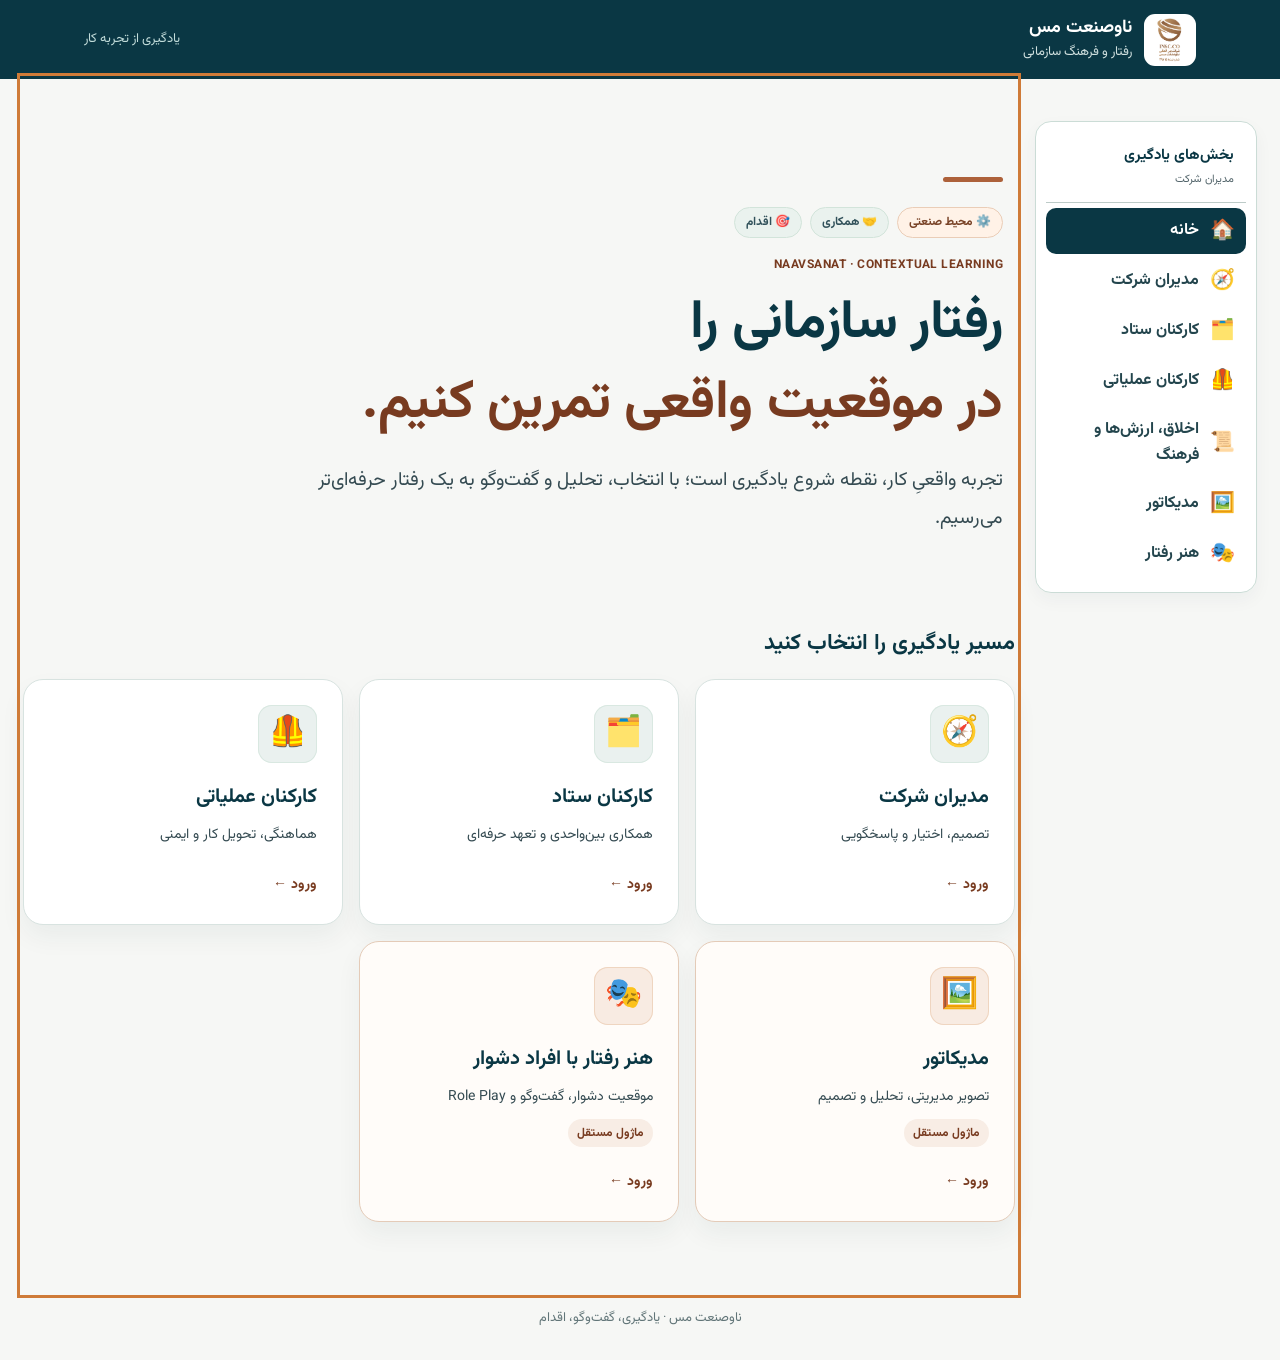
<file: index.html>
<!doctype html>
<html lang="fa" dir="rtl">
<head>
<meta charset="utf-8">
<meta name="viewport" content="width=device-width, initial-scale=1, viewport-fit=cover">
<meta name="theme-color" content="#0a3744">
<meta name="description" content="تجربه شش‌مرحله‌ای و تعاملی رفتار و فرهنگ سازمانی ناوصنعت مس؛ پنج مسیر یادگیری و پانزده کیس نقش‌محور.">
<title>ناوصنعت مس — یادگیری رفتار سازمانی</title>
<link rel="stylesheet" href="./next/assets/fonts/fonts.css">
<link rel="stylesheet" href="./next/studio.css?v=15">
<link rel="stylesheet" href="./next/industry-modules.css?v=7">
<link rel="stylesheet" href="./next/culture-lab.css?v=4">
<link rel="stylesheet" href="./impeccable.css?v=20261115">
</head>
<body>
<a class="skip" href="#app">رفتن به محتوای آموزشی</a>
<div id="root"><main id="app" tabindex="-1"><p class="load-message" role="status" aria-live="polite">در حال آماده‌سازی محیط یادگیری…</p></main></div><noscript><p class="load-recovery">برای استفاده از آزمایشگاه یادگیری، JavaScript مرورگر را فعال کنید و صفحه را دوباره باز کنید.</p></noscript>
<div id="live" role="status" aria-live="polite" class="sr-only"></div>
<script src="./next/data.js?v=2"></script>
<script src="./next/industry-content.js?v=3"></script>
<script src="./next/industry-modules.js?v=12"></script>
<script src="./next/depth.js?v=7"></script>
<script src="./next/content-clarity.js?v=2"></script>
<script src="./next/managers-focus.js?v=5"></script>
<script src="./next/strategic-content.js?v=2"></script>
<script src="./next/culture-values-source.js?v=1"></script>
<script src="./next/value-challenges-15.js?v=1"></script>
<script src="./next/values-15-lab.js?v=2"></script>
<script src="./next/culture-lab.js?v=9"></script>
<script src="./next/studio.js?v=22"></script>
<script>
/* A slow or failed bundle should never leave learners in an endless loading state. */
window.setTimeout(function(){
 const loader=document.querySelector('#root .load-message');
 if(!loader||!loader.isConnected)return;
 loader.textContent='بارگذاری محیط یادگیری بیشتر از معمول طول کشیده است. اتصال اینترنت را بررسی کنید و دوباره تلاش کنید.';
 if(document.getElementById('naavReload'))return;
 const retry=document.createElement('button');
 retry.type='button';retry.id='naavReload';retry.className='load-retry';
 retry.textContent='تلاش دوباره';retry.addEventListener('click',function(){location.reload();});
 loader.insertAdjacentElement('afterend',retry);
},10000);
</script>
</body>
</html>
</file>
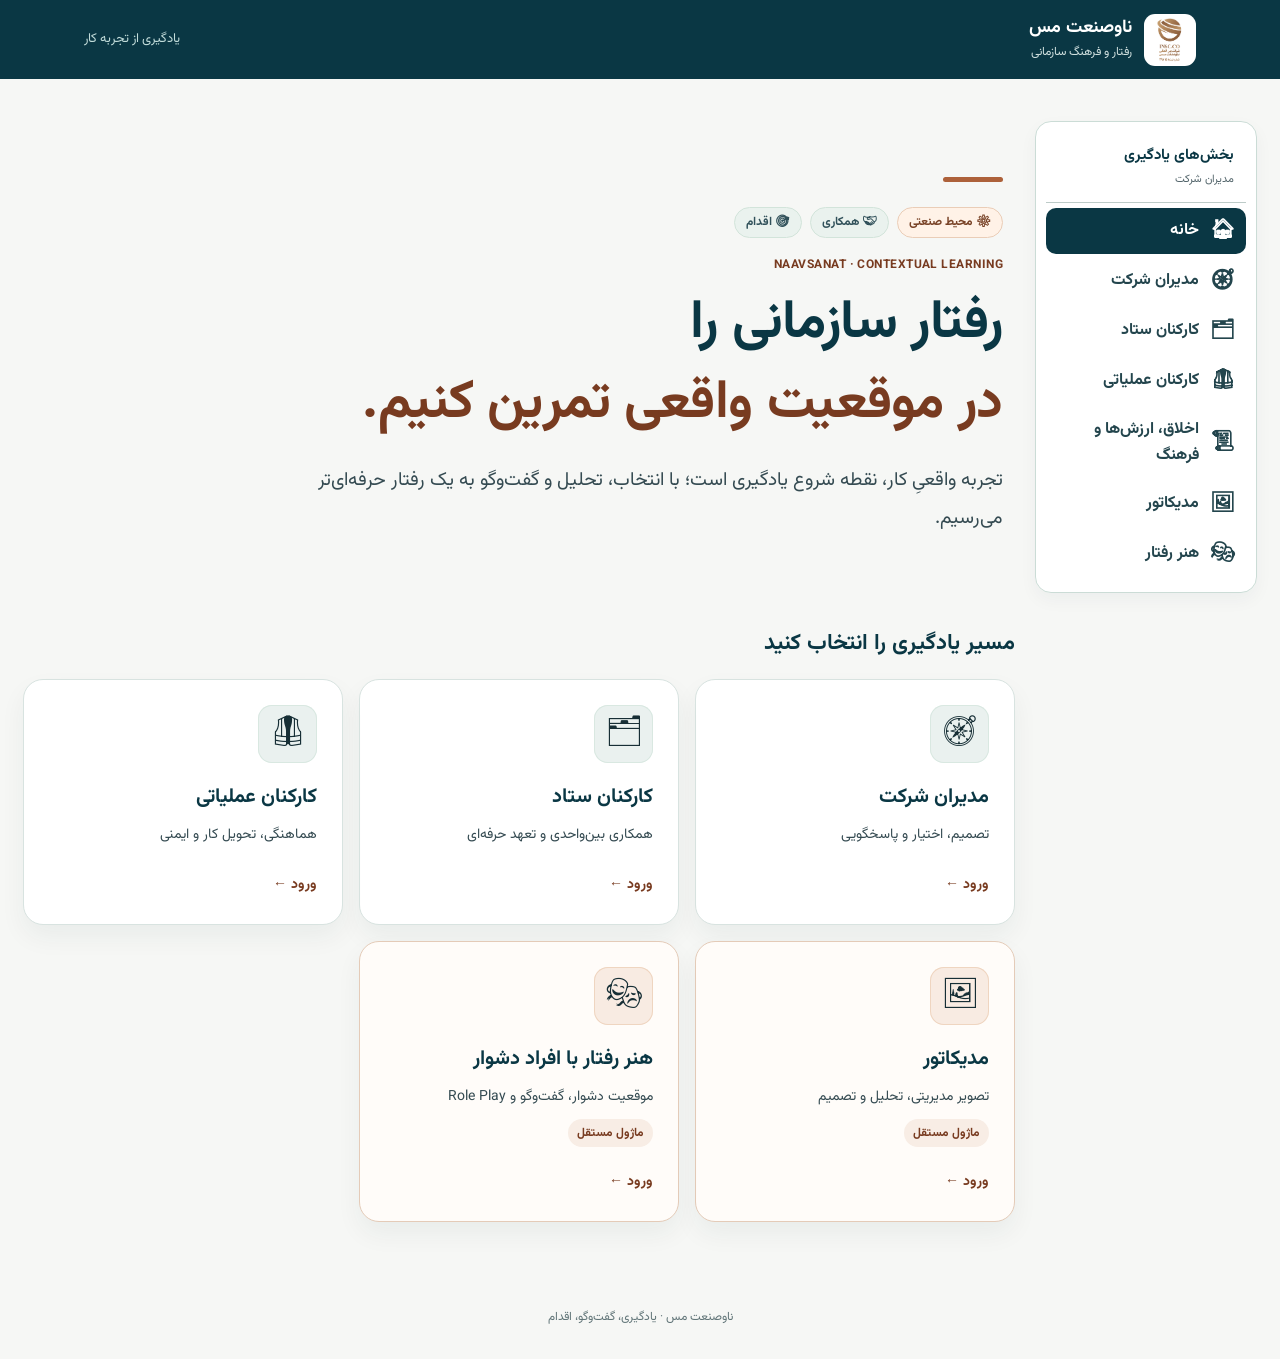
<file: next/index.html>
<!doctype html>
<html lang="fa" dir="rtl">
<head>
<meta charset="utf-8">
<meta name="viewport" content="width=device-width, initial-scale=1, viewport-fit=cover">
<meta name="theme-color" content="#0a3744">
<meta name="description" content="تجربه شش‌مرحله‌ای و تعاملی رفتار و فرهنگ سازمانی ناوصنعت مس؛ پنج مسیر یادگیری و پانزده کیس نقش‌محور.">
<title>ناوصنعت مس — یادگیری رفتار سازمانی</title>
<link rel="stylesheet" href="./assets/fonts/fonts.css">
<link rel="stylesheet" href="./studio.css?v=15">
<link rel="stylesheet" href="./industry-modules.css?v=7">
<link rel="stylesheet" href="./culture-lab.css?v=4">
</head>
<body>
<a class="skip" href="#app">رفتن به محتوای آموزشی</a>
<div id="root"><main id="app" tabindex="-1"><p class="load-message">در حال آماده‌سازی محیط یادگیری…</p></main></div>
<div id="live" role="status" aria-live="polite" class="sr-only"></div>
<script src="./data.js?v=2"></script>
<script src="./industry-content.js?v=3"></script>
<script src="./industry-modules.js?v=12"></script>
<script src="./depth.js?v=7"></script>
<script src="./content-clarity.js?v=2"></script>
<script src="./managers-focus.js?v=5"></script>
<script src="./strategic-content.js?v=2"></script>
<script src="./culture-values-source.js?v=1"></script>
<script src="./value-challenges-15.js?v=1"></script>
<script src="./values-15-lab.js?v=2"></script>
<script src="./culture-lab.js?v=9"></script>
<script src="./studio.js?v=22"></script>
</body>
</html>
</file>
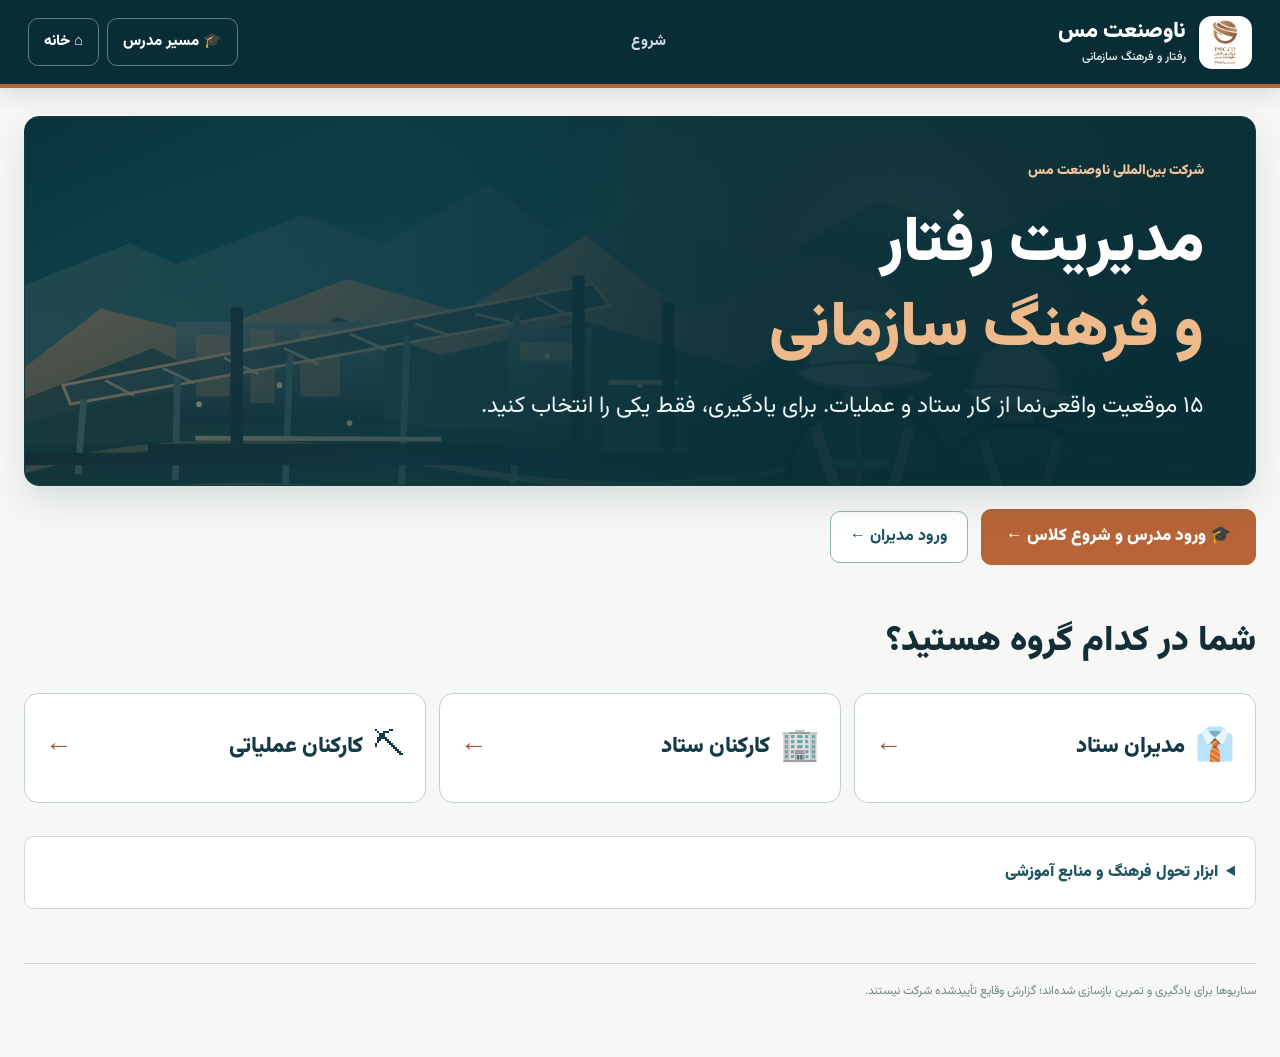
<file: legacy-pre-rebuild.html>
<!doctype html>
<html lang="fa" dir="rtl">
<head>
<meta charset="utf-8">
<meta name="viewport" content="width=device-width,initial-scale=1,viewport-fit=cover">
<meta name="theme-color" content="#082d36">
<meta name="apple-mobile-web-app-capable" content="yes">
<meta name="format-detection" content="telephone=no">
<title>مدیریت رفتار سازمانی و فرهنگ | ناوصنعت مس</title>
<style>
:root{
  --navy:#082d36;--navy2:#0f4552;--navy3:#176070;
  --copper:#b76538;--copper2:#d78b61;--copper3:#8e472b;
  --paper:#f3f4ef;--warm:#fbfaf7;--card:#ffffff;--ink:#173139;--muted:#718087;
  --line:#dfe5e2;--soft:#edf2ef;--soft-copper:#f7ebe4;--success:#2e7659;
  --shadow:0 18px 48px rgba(8,45,54,.10);--shadow-sm:0 9px 24px rgba(8,45,54,.07);
  --radius:26px;--radius-sm:17px;
}
*{box-sizing:border-box}
html{scroll-behavior:smooth}
body{margin:0;background:
radial-gradient(circle at 10% 0%,rgba(183,101,56,.10),transparent 27%),
linear-gradient(180deg,#f7f8f5 0%,var(--paper) 100%);
color:var(--ink);font-family:Tahoma,"Segoe UI",Arial,sans-serif;line-height:1.85;-webkit-font-smoothing:antialiased}
button,a{font:inherit}
button{cursor:pointer}
a{text-decoration:none;color:inherit}
button:focus-visible,a:focus-visible{outline:3px solid rgba(215,139,97,.42);outline-offset:3px}
.topbar{position:sticky;top:0;z-index:50;background:rgba(247,248,245,.91);backdrop-filter:blur(16px);border-bottom:1px solid rgba(223,229,226,.85)}
.topbar-in{max-width:1180px;margin:auto;padding:10px 20px;display:flex;align-items:center;justify-content:space-between;gap:18px}
.brand{display:flex;align-items:center;gap:11px;min-width:0}
.brand-mark{width:44px;height:44px;flex:0 0 44px;border-radius:13px;background:linear-gradient(145deg,#d68052,#8e472b);position:relative;box-shadow:0 10px 20px rgba(183,101,56,.22);overflow:hidden}
.brand-mark:before,.brand-mark:after{content:"";position:absolute;background:white;opacity:.96;transform:skewX(-28deg)}
.brand-mark:before{width:9px;height:28px;right:11px;top:8px}
.brand-mark:after{width:9px;height:21px;right:23px;top:14px}
.brand-copy{min-width:0}
.brand-copy b{display:block;font-size:13px;line-height:1.45;white-space:nowrap}
.brand-copy small{display:block;color:var(--muted);font-size:10.5px;white-space:nowrap}
.desktop-nav{display:flex;align-items:center;gap:5px}
.nav-link{border:0;background:transparent;color:#5f7076;border-radius:10px;padding:8px 10px;font-size:11.5px;font-weight:800}
.nav-link:hover,.nav-link.active{background:#fff;color:var(--navy);box-shadow:var(--shadow-sm)}
.top-pill{font-size:10.5px;color:var(--copper);border:1px solid #e8cabc;background:#fff7f2;border-radius:99px;padding:5px 9px;white-space:nowrap}
.dashboard-sidebar{position:fixed;right:0;top:0;bottom:0;width:238px;background:linear-gradient(180deg,var(--navy),#0a3944);color:#fff;z-index:80;padding:22px 16px;display:flex;flex-direction:column;box-shadow:-10px 0 30px rgba(8,45,54,.10)}
.sidebar-brand{display:flex;align-items:center;gap:10px;padding:4px 4px 20px;border-bottom:1px solid rgba(255,255,255,.10)}
.sidebar-brand .brand-mark{box-shadow:none}
.sidebar-brand b{display:block;font-size:13px}
.sidebar-brand small{display:block;color:rgba(255,255,255,.58);font-size:9.8px;margin-top:2px}
.sidebar-title{font-size:9.8px;color:rgba(255,255,255,.45);padding:18px 8px 7px}
.sidebar-nav{display:grid;gap:6px}
.sidebar-nav button{border:0;background:transparent;color:rgba(255,255,255,.72);border-radius:12px;min-height:44px;padding:8px 11px;text-align:right;font-weight:800;font-size:11px;display:flex;align-items:center;justify-content:space-between}
.sidebar-nav button:hover,.sidebar-nav button.active{background:rgba(255,255,255,.10);color:#fff}
.sidebar-nav .sicon{width:28px;height:28px;border-radius:9px;background:rgba(255,255,255,.08);display:grid;place-items:center;color:#f0b18b}
.sidebar-foot{margin-top:auto;border-top:1px solid rgba(255,255,255,.10);padding:14px 6px 0;color:rgba(255,255,255,.48);font-size:9px;line-height:1.7}
.identity-wrap{max-width:980px;margin:26px auto}
.identity-hero{background:#fff;border:1px solid var(--line);border-radius:28px;padding:34px;box-shadow:var(--shadow-sm);text-align:center}
.identity-mark{width:58px;height:58px;margin:0 auto 13px;border-radius:17px;background:linear-gradient(145deg,var(--copper2),var(--copper3));display:grid;place-items:center;color:#fff;font-size:25px;font-weight:900;box-shadow:0 12px 28px rgba(183,101,56,.20)}
.identity-hero .eyebrow{justify-content:center}
.identity-hero h1{font-size:34px;line-height:1.45;margin:8px 0 5px;color:var(--navy)}
.identity-hero p{font-size:12px;color:var(--muted);margin:0}
.identity-question{margin:27px 0 12px;text-align:right}
.identity-question h2{margin:0;font-size:20px}
.identity-question p{margin:2px 0 0;color:var(--muted);font-size:11px}
.identity-grid{display:grid;grid-template-columns:repeat(3,1fr);gap:12px}
.identity-card{border:1px solid var(--line);background:#fff;border-radius:20px;padding:18px;text-align:right;box-shadow:var(--shadow-sm);transition:.2s}
.identity-card:hover{transform:translateY(-3px);box-shadow:var(--shadow);border-color:#d9c4b8}
.identity-card .track-icon{margin-bottom:11px}
.identity-card h3{font-size:16px;margin:0 0 4px}
.identity-card p{font-size:10.8px;color:var(--muted);margin:0 0 12px;min-height:42px}
.identity-card .enter{display:flex;justify-content:space-between;align-items:center;border-top:1px dashed var(--line);padding-top:10px;color:var(--copper3);font-size:10.8px;font-weight:900}
.home-cases{margin-top:16px;background:linear-gradient(135deg,var(--navy),var(--navy2));color:#fff;border-radius:20px;padding:16px 18px;display:flex;justify-content:space-between;align-items:center;gap:12px}
.home-cases b{font-size:13px}.home-cases span{font-size:10.5px;color:rgba(255,255,255,.66)}
.home-cases button{border:0;background:#fff;color:var(--navy);border-radius:11px;min-height:40px;padding:8px 12px;font-weight:900;font-size:10.5px}

.app{max-width:1180px;margin:0 auto 0 0;padding:0 24px 54px;margin-right:238px}
.hero{margin:20px 0 28px;min-height:500px;border-radius:34px;overflow:hidden;position:relative;background:
linear-gradient(120deg,rgba(8,45,54,.99),rgba(15,69,82,.95));
box-shadow:var(--shadow)}
.hero:before{content:"";position:absolute;inset:0;background:
radial-gradient(circle at 80% 15%,rgba(215,139,97,.23),transparent 28%),
linear-gradient(120deg,transparent 0 58%,rgba(255,255,255,.035) 58% 59%,transparent 59% 100%)}
.hero:after{content:"";position:absolute;left:-80px;bottom:-165px;width:430px;height:430px;border:70px solid rgba(255,255,255,.045);border-radius:50%}
.hero-grid{min-height:500px;display:grid;grid-template-columns:1.03fr .97fr;position:relative;z-index:1}
.hero-copy{padding:54px 46px 44px;color:#fff;display:flex;flex-direction:column;justify-content:center}
.eyebrow{display:inline-flex;align-items:center;gap:8px;color:#efb28d;font-size:12px;font-weight:900}
.eyebrow:before{content:"";width:24px;height:2px;background:var(--copper2);border-radius:4px}
.hero h1{font-size:45px;line-height:1.38;margin:12px 0 11px;letter-spacing:-1.1px}
.hero p{max-width:680px;margin:0;color:rgba(255,255,255,.76);font-size:14px}
.hero-actions{display:flex;gap:9px;flex-wrap:wrap;margin-top:22px}
.btn{border:0;border-radius:13px;min-height:46px;padding:10px 16px;font-weight:900;font-size:12px;transition:.2s transform,.2s box-shadow,.2s background}
.btn:hover{transform:translateY(-1px)}
.btn-light{background:#fff;color:var(--navy);box-shadow:0 10px 22px rgba(0,0,0,.09)}
.btn-copper{background:var(--copper);color:#fff}
.btn-ghost{background:rgba(255,255,255,.08);color:#fff;border:1px solid rgba(255,255,255,.18)}
.hero-visual{position:relative;min-height:500px;overflow:hidden}
.mine-sky{position:absolute;inset:0;background:
linear-gradient(180deg,rgba(255,180,113,.07),transparent 40%),
radial-gradient(circle at 75% 20%,rgba(255,187,126,.36),transparent 18%)}
.mountain{position:absolute;bottom:0;background:#123c45;clip-path:polygon(0 100%,16% 56%,33% 69%,49% 39%,62% 58%,77% 33%,100% 63%,100% 100%)}
.mountain.back{left:0;right:-6%;height:67%;opacity:.75}
.mountain.front{left:-10%;right:0;height:51%;background:#0b343d;opacity:.98;clip-path:polygon(0 100%,11% 58%,24% 73%,41% 45%,58% 67%,71% 43%,87% 61%,100% 50%,100% 100%)}
.road{position:absolute;bottom:-13%;left:19%;width:58%;height:66%;background:linear-gradient(90deg,rgba(194,133,92,.16),rgba(255,255,255,.14),rgba(194,133,92,.17));clip-path:polygon(44% 0,59% 0,100% 100%,0 100%);transform:rotate(-4deg);filter:blur(.2px)}
.truck{position:absolute;bottom:18%;right:20%;width:146px;height:78px}
.truck-body{position:absolute;right:0;bottom:22px;width:103px;height:42px;border-radius:8px 5px 4px 4px;background:linear-gradient(145deg,#f0f2ef,#cbd4d1);box-shadow:0 12px 24px rgba(0,0,0,.20)}
.truck-cab{position:absolute;left:1px;bottom:22px;width:47px;height:52px;border-radius:10px 5px 3px 4px;background:linear-gradient(145deg,#fff,#cbd4d1)}
.truck-cab:after{content:"";position:absolute;left:7px;top:8px;width:24px;height:13px;background:#315660;border-radius:4px}
.wheel{position:absolute;bottom:6px;width:25px;height:25px;border-radius:50%;background:#101b1e;border:6px solid #28373a}
.w1{right:15px}.w2{right:57px}.w3{left:14px}
.truck-logo{position:absolute;right:19px;top:9px;font-weight:900;color:var(--copper3);font-size:9px}
.hero-stat{position:absolute;left:28px;bottom:28px;width:220px;background:rgba(255,255,255,.10);border:1px solid rgba(255,255,255,.16);backdrop-filter:blur(8px);color:#fff;border-radius:18px;padding:14px}
.hero-stat strong{display:block;font-size:12px;margin-bottom:3px}
.hero-stat span{font-size:10.5px;color:rgba(255,255,255,.68)}
.section{margin:30px 0}
.section-head{display:flex;align-items:end;justify-content:space-between;gap:14px;margin-bottom:14px}
.section-head h2{font-size:25px;line-height:1.45;margin:0}
.section-head p{margin:2px 0 0;color:var(--muted);font-size:12px}
.section-tag{font-size:10.5px;border-radius:99px;padding:5px 10px;background:#fff;border:1px solid var(--line);color:var(--muted)}
.track-grid{display:grid;grid-template-columns:repeat(3,1fr);gap:14px}
.track-card{position:relative;overflow:hidden;background:#fff;border:1px solid var(--line);border-radius:24px;padding:19px;box-shadow:var(--shadow-sm);transition:.2s transform,.2s box-shadow,.2s border-color}
.track-card:hover{transform:translateY(-3px);box-shadow:var(--shadow);border-color:#d5c2b6}
.track-card:after{content:"";position:absolute;left:-35px;top:-35px;width:110px;height:110px;border:21px solid rgba(183,101,56,.06);border-radius:50%}
.track-icon{width:48px;height:48px;display:grid;place-items:center;border-radius:15px;background:var(--soft-copper);color:var(--copper);font-size:23px;margin-bottom:13px}
.track-card h3{font-size:19px;margin:0 0 4px}
.track-card p{font-size:11.5px;color:var(--muted);margin:0 0 14px;min-height:64px}
.meta-row{display:flex;gap:6px;flex-wrap:wrap;margin-bottom:15px}
.chip{font-size:10.5px;border:1px solid var(--line);background:#f9faf8;border-radius:99px;padding:4px 8px;color:#66767b}
.track-action{display:flex;align-items:center;justify-content:space-between;border-top:1px dashed var(--line);padding-top:11px;color:var(--navy);font-size:11.5px;font-weight:900}
.arrow{font-size:16px;color:var(--copper)}
.principles{display:grid;grid-template-columns:repeat(4,1fr);gap:9px}
.principle{background:#fff;border:1px solid var(--line);border-radius:17px;padding:12px}
.principle b{font-size:11.5px;display:block}
.principle span{display:block;color:var(--muted);font-size:10.5px;margin-top:2px}
.page-hero{margin:20px 0 18px;background:linear-gradient(135deg,var(--navy),var(--navy2));color:#fff;border-radius:28px;padding:27px;position:relative;overflow:hidden}
.page-hero:after{content:"";position:absolute;left:-65px;bottom:-115px;width:260px;height:260px;border:45px solid rgba(255,255,255,.05);border-radius:50%}
.breadcrumb{font-size:10.5px;color:rgba(255,255,255,.65);display:flex;gap:6px;align-items:center;position:relative;z-index:1}
.breadcrumb button{border:0;background:transparent;color:inherit;padding:0}
.page-hero h1{font-size:31px;line-height:1.45;margin:7px 0 6px;position:relative;z-index:1}
.page-hero p{font-size:12px;color:rgba(255,255,255,.76);margin:0;max-width:760px;position:relative;z-index:1}
.page-meta{display:flex;gap:7px;flex-wrap:wrap;margin-top:13px;position:relative;z-index:1}
.page-meta span{font-size:10.5px;border:1px solid rgba(255,255,255,.15);background:rgba(255,255,255,.08);border-radius:99px;padding:4px 9px}
.session-grid{display:grid;grid-template-columns:repeat(2,1fr);gap:12px}
.session-card{background:#fff;border:1px solid var(--line);border-radius:22px;padding:16px;box-shadow:var(--shadow-sm);position:relative;overflow:hidden;transition:.2s}
.session-card:hover{transform:translateY(-2px);box-shadow:var(--shadow)}
.session-card:before{content:"";position:absolute;right:0;top:0;bottom:0;width:4px;background:linear-gradient(var(--copper),var(--copper2))}
.session-top{display:flex;justify-content:space-between;align-items:center;gap:10px}
.session-no{width:40px;height:40px;border-radius:13px;background:var(--navy);color:#fff;display:grid;place-items:center;font-weight:900}
.status{font-size:9.8px;border-radius:99px;padding:4px 8px;background:#f1f5f3;color:#587069}
.status.viewed{background:#e8f3ed;color:var(--success)}
.session-card h3{font-size:16px;line-height:1.65;margin:12px 0 5px}
.session-card p{font-size:11px;color:var(--muted);margin:0 0 10px;min-height:43px}
.session-info{display:flex;gap:6px;flex-wrap:wrap;margin-bottom:10px}
.session-info span{font-size:10px;color:#6d7b80;background:#f6f8f6;border-radius:8px;padding:3px 7px}
.session-link{width:100%;border:0;background:var(--soft-copper);color:var(--copper3);font-weight:900;border-radius:12px;min-height:42px;font-size:11px}
.session-detail{display:grid;grid-template-columns:1fr 310px;gap:14px;align-items:start}
.content-card,.side-card{background:#fff;border:1px solid var(--line);border-radius:22px;padding:18px;box-shadow:var(--shadow-sm)}
.content-card h2{font-size:21px;margin:0 0 8px}
.content-card p{font-size:12px;color:#536a71;margin:0 0 13px}
.topic-list{display:grid;gap:7px;margin-top:10px}
.topic{display:flex;gap:9px;align-items:flex-start;background:#f7f9f7;border-radius:13px;padding:9px 10px;font-size:11.5px}
.topic i{font-style:normal;width:25px;height:25px;border-radius:8px;background:var(--soft-copper);color:var(--copper);display:grid;place-items:center;flex:0 0 25px;font-weight:900}
.key-message{margin-top:13px;background:linear-gradient(135deg,#f8ede6,#fff);border:1px solid #ecd4c6;border-radius:15px;padding:12px;color:#70472f;font-size:11.5px}
.key-message b{color:var(--copper3)}
.side-card h3{font-size:14px;margin:0 0 9px}
.side-card .big{font-size:29px;font-weight:900;color:var(--navy);line-height:1.3}
.side-card p{font-size:10.8px;color:var(--muted)}
.side-actions{display:grid;gap:7px;margin-top:12px}
.side-actions button{border:0;border-radius:11px;min-height:42px;font-weight:900;font-size:10.8px}
.complete-btn{background:var(--navy);color:#fff}
.back-btn{background:var(--soft);color:var(--navy)}
.ops-timeline{display:grid;gap:9px}
.ops-block{background:#fff;border:1px solid var(--line);border-radius:19px;padding:14px;display:grid;grid-template-columns:86px 1fr;gap:13px;align-items:start;box-shadow:var(--shadow-sm)}
.ops-time{background:var(--navy);color:#fff;border-radius:13px;padding:9px 7px;text-align:center;font-weight:900;font-size:11px}
.ops-block h3{font-size:14.5px;margin:0 0 3px}
.ops-block p{font-size:11px;color:var(--muted);margin:0}
.ops-block ul{margin:7px 0 0;padding-right:17px;color:#50676e;font-size:10.8px}
.ops-block.break{background:linear-gradient(135deg,#f7ece5,#fff)}
.ops-block.break .ops-time{background:var(--copper)}
.case-category{margin:18px 0 28px}
.case-category-head{display:flex;align-items:center;justify-content:space-between;gap:12px;margin-bottom:10px}
.case-category-head h3{margin:0;font-size:17px;color:var(--navy)}
.case-category-head span{font-size:10px;color:var(--muted);background:#fff;border:1px solid var(--line);border-radius:99px;padding:4px 8px}
.case-grid{display:grid;grid-template-columns:repeat(2,1fr);gap:10px}
.case-card{background:#fff;border:1px solid var(--line);border-radius:18px;padding:14px;box-shadow:var(--shadow-sm);display:flex;gap:11px;align-items:flex-start;transition:.2s}
.case-card:hover{transform:translateY(-2px);box-shadow:var(--shadow);border-color:#d7c2b6}
.case-num{width:38px;height:38px;flex:0 0 38px;border-radius:12px;background:var(--navy);color:#fff;display:grid;place-items:center;font-weight:900;font-size:12px}
.case-copy{min-width:0;flex:1}
.case-copy b{display:block;font-size:13px;line-height:1.65;margin-bottom:2px}
.case-copy small{display:block;color:var(--muted);font-size:10.5px}
.case-open{margin-top:8px;color:var(--copper3);font-weight:900;font-size:10.5px}
.case-pattern{display:grid;grid-template-columns:repeat(2,1fr);gap:11px}
.pattern-card{background:#fff;border:1px solid var(--line);border-radius:19px;padding:16px;box-shadow:var(--shadow-sm)}
.pattern-label{display:flex;align-items:center;gap:8px;margin-bottom:7px}
.pattern-icon{width:30px;height:30px;border-radius:9px;display:grid;place-items:center;background:var(--soft-copper);color:var(--copper3);font-weight:900}
.pattern-label b{font-size:13px;color:var(--navy)}
.pattern-card p{margin:0;color:#52686f;font-size:11.5px;line-height:1.9}
.pattern-card.problem{border-right:4px solid #a64b3b}
.pattern-card.lesson{border-right:4px solid #2f6f7d}
.pattern-card.note{border-right:4px solid #c0892f}
.pattern-card.solution{border-right:4px solid #3c765b}
.case-nav-row{display:flex;gap:8px;justify-content:space-between;margin-top:14px}
.case-nav-row button{border:0;border-radius:11px;min-height:42px;padding:8px 13px;font-weight:900;font-size:10.5px}
.case-nav-row .prevnext{background:#fff;border:1px solid var(--line);color:var(--navy)}
.case-nav-row .allcases{background:var(--navy);color:#fff}
@media(max-width:680px){.case-grid,.case-pattern{grid-template-columns:1fr}}
.footer{margin-top:32px;border-top:1px solid var(--line);padding:23px 0 0;display:flex;justify-content:space-between;gap:15px;align-items:center;color:var(--muted);font-size:10.5px}
.footer b{color:var(--navy)}
.mobile-nav{display:none;position:fixed;left:0;right:0;bottom:0;z-index:60;background:rgba(255,255,255,.96);backdrop-filter:blur(16px);border-top:1px solid var(--line);padding-bottom:env(safe-area-inset-bottom)}
.mobile-nav-in{display:grid;grid-template-columns:repeat(5,1fr)}
.mobile-nav button{border:0;background:transparent;color:#728085;padding:7px 2px;min-height:58px;font-size:9.5px}
.mobile-nav button span{display:block;font-size:18px;line-height:1.2}
.mobile-nav button.active{color:var(--copper);font-weight:900}
.fade{animation:fade .25s ease}
@keyframes fade{from{opacity:.25;transform:translateY(5px)}to{opacity:1;transform:none}}
@media(min-width:681px){.topbar{display:none}.mobile-nav{display:none!important}}
@media(max-width:900px){
 .hero-grid{grid-template-columns:1fr}.hero-visual{min-height:300px}.hero,.hero-grid{min-height:0}
 .hero-copy{padding:38px 29px 32px}.hero h1{font-size:36px}
 .track-grid{grid-template-columns:1fr}.principles{grid-template-columns:1fr 1fr}
 .session-detail{grid-template-columns:1fr}
}
@media(max-width:680px){
 .dashboard-sidebar{display:none}.identity-grid{grid-template-columns:1fr}.identity-hero{padding:24px 18px}.identity-hero h1{font-size:27px}.home-cases{align-items:flex-start;flex-direction:column}.app{margin-right:0;padding:0 12px 36px}
 body{padding-bottom:72px}.topbar-in{padding:8px 13px}.desktop-nav,.top-pill{display:none}.brand-copy b{font-size:12px}.brand-copy small{font-size:9.5px}
 .hero{margin-top:11px;border-radius:24px}.hero-copy{padding:29px 20px 25px}.hero h1{font-size:29px;letter-spacing:-.5px}
 .hero p{font-size:12px}.hero-visual{min-height:250px}.truck{right:16%;transform:scale(.85)}
 .section{margin:24px 0}.section-head{align-items:flex-start}.section-head h2{font-size:21px}.section-tag{display:none}
 .session-grid{grid-template-columns:1fr}.principles{grid-template-columns:1fr 1fr}
 .page-hero{margin-top:11px;border-radius:22px;padding:20px}.page-hero h1{font-size:25px}
 .ops-block{grid-template-columns:72px 1fr}.footer{flex-direction:column;align-items:flex-start;padding-bottom:10px}
 .mobile-nav{display:block}
}
@media(max-width:390px){
 .principles{grid-template-columns:1fr}.hero h1{font-size:26px}.hero-actions .btn{width:100%}
}
/* Focused, role-specific case learning */
:root{--muted:#52676d;--line:#d6dfdf}
body{font-size:17px;line-height:1.95}
button,input,textarea,summary{font-family:inherit}
button{text-align:inherit}
button:disabled{opacity:.4;cursor:default;transform:none!important}
.skip-link{position:fixed;right:20px;top:-100px;z-index:120;background:white;padding:10px 20px;border:2px solid var(--copper)}
.skip-link:focus{top:15px}
.dashboard-sidebar{width:246px;background:linear-gradient(175deg,#103a60,#092b48);padding:23px 17px;overflow-y:auto}
.sidebar-brand b{font-size:17px}.sidebar-brand small{font-size:12px;color:#c1d3df}.sidebar-title{font-size:12px;color:#b7cbdb;padding-top:25px}
.sidebar-nav{gap:9px}.sidebar-nav button{font-size:14px;min-height:51px;padding:10px 12px;color:#d4e1ec}.sidebar-nav button.active{background:#244e70;border-right:3px solid #e7a478}.sidebar-nav .sicon{color:#ffbe94}
.sidebar-foot{font-size:12px;color:#c1d3df;line-height:1.9}
.app{margin-right:246px;padding:0 28px 54px;max-width:1440px}
.identity-wrap{margin:32px auto}.identity-hero{padding:40px 25px;border-top:5px solid var(--copper)}
.identity-hero h1{font-size:40px;line-height:1.6;margin:15px 0}.identity-hero p{font-size:16px;color:#3d5962}.identity-hero .instructor{margin-top:15px;font-size:14px;color:var(--copper3)}
.identity-hero .eyebrow{font-size:11px;letter-spacing:1px}.identity-question h2{font-size:24px}.identity-question p{font-size:15px}
.identity-card{padding:23px 18px}.identity-card h3{font-size:20px}.identity-card p{font-size:15px;min-height:87px;line-height:1.85}.identity-card .enter{font-size:14px;min-height:45px}.identity-card .track-icon{margin-bottom:16px}
.home-cases{padding:23px;margin-top:24px}.home-cases b{font-size:19px}.home-cases span{font-size:14px;color:#d2e0e2}.home-cases button{font-size:15px;padding:10px 18px}
.page-hero{padding:30px 32px;margin-top:25px}.page-hero h1{font-size:32px;line-height:1.65;margin:12px 0}.page-hero p{font-size:16px}.breadcrumb{font-size:14px}.page-meta{gap:9px}.page-meta span{font-size:12px}
.btn{font-size:15px}.btn-outline{border:1px solid var(--line);background:white;color:var(--navy)}
.section-head h2{font-size:25px}.section-head p{font-size:15px}.section-tag{font-size:12px}
.session-card{padding:23px}.session-card h3{font-size:21px;margin-top:15px}.session-card p{font-size:15px}.session-link{font-size:15px;min-height:47px}.status{font-size:12px}.session-no{font-size:17px}
.track-toolbar{display:flex;align-items:center;gap:18px;justify-content:space-between;flex-wrap:wrap;margin:20px 0;font-size:14px;color:var(--muted)}
.schedule-note,.scenario-note{font-size:14px;color:#50676e;line-height:1.9}.schedule-note{border-top:1px solid var(--line);padding-top:15px}
.content-card{padding:27px}.content-card h2{font-size:24px}.content-card p{font-size:17px;line-height:2;color:#3d5861}.content-card ul,.content-card ol{font-size:16px;padding-right:24px}.content-card li{margin:10px 0}
.key-message{font-size:16px;padding:19px;line-height:2}
.role-switch{display:flex;gap:7px;background:#e7edec;border-radius:15px;padding:6px;margin:18px 0;max-width:760px}
.role-switch button{flex:1;text-align:center;border:1px solid transparent;border-radius:11px;padding:10px 12px;background:transparent;color:#47616b;font-size:15px;font-weight:bold;min-height:47px}
.role-switch .selected{background:white;border-color:#b5c9ce;color:#0b4053;box-shadow:0 3px 9px #17313912}
.role-switch button:hover{background:#ffffffb3}
.library-summary{display:flex;align-items:center;justify-content:space-between;gap:12px;flex-wrap:wrap;font-size:15px;margin-top:24px}.library-summary b{font-size:20px;color:var(--navy)}.library-summary span{color:var(--muted)}
.case-category{margin:30px 0}.case-category-head h2{font-size:23px;line-height:1.65;margin:0;color:var(--navy)}.case-category-head>span{font-size:13px;white-space:nowrap}
.case-grid{gap:14px}.case-card{padding:19px 17px;min-height:146px;text-align:right;width:100%;align-items:flex-start}.case-num{width:43px;height:43px;flex-basis:43px;font-size:17px;background:#123f59}.case-copy b{font-size:18px;line-height:1.8;margin:0 0 7px}.case-copy small{font-size:12px;color:#536b74;line-height:1.8}.case-open{font-size:14px;display:block;margin-top:10px}
.case-workspace{display:grid;grid-template-columns:210px minmax(0,1fr);gap:20px;align-items:start;margin-top:22px}
.case-step-nav{position:sticky;top:20px;display:grid;gap:7px;background:#fff;border:1px solid var(--line);border-radius:20px;padding:10px}
.case-step-nav button{display:flex;align-items:center;gap:9px;border:0;background:transparent;color:#4b636d;padding:10px 8px;min-height:56px;border-radius:12px;font-size:15px;font-weight:bold;line-height:1.8}
.case-step-nav .active{background:#153f56;color:white}.step-number{display:grid;place-items:center;border-radius:9px;width:29px;height:29px;flex:0 0 29px;background:#ecf1f1;color:#34515e;font-size:14px}.active .step-number{background:#ffffff20;color:#ffbd96}
.case-reading{background:white;border:1px solid var(--line);border-radius:23px;padding:30px;min-height:440px;box-shadow:var(--shadow-sm);overflow-wrap:anywhere}
.reading-header{display:flex;align-items:center;justify-content:space-between;gap:10px;font-size:12px;color:#59717a}.reading-header>span:last-child{font-weight:bold;letter-spacing:.3px}
.case-reading h2{font-size:27px;line-height:1.6;margin:19px 0 18px;color:#103d53}.case-reading p{font-size:18px;line-height:2.2;color:#354f59;margin:0 0 20px}.case-reading h3{font-size:21px;color:#123f56}
.scenario-tag{display:inline-block;border-radius:8px;padding:4px 10px;background:#f7eee6;color:#815334;font-size:12px;margin-bottom:16px}
.reflect-prompt,.evidence-prompt{padding:18px;background:#f0f5f6;border-right:3px solid #4c8299;border-radius:12px;font-size:16px;color:#34596b;margin-top:25px}.evidence-prompt p{font-size:16px;margin:9px 0 0}.reflect-prompt b,.evidence-prompt>b{display:block;color:#1c4b62}
blockquote{margin:5px 0 18px;padding:23px;background:#f1f6f4;border-right:4px solid #3a745b;border-radius:12px;font-size:23px;font-weight:bold;line-height:2;color:#245441}
.case-reading .english-term{font-size:15px;color:#5c737c}.key-takeaway{background:#faf0e7;color:#794323;border-right:4px solid var(--copper);padding:24px;border-radius:12px;font-size:24px;font-weight:bold;line-height:2;margin:10px 0 25px}
details{font-size:15px;border-top:1px solid var(--line);margin-top:22px;padding-top:16px;color:#425d68}summary{cursor:pointer;color:#205b73;font-weight:bold;line-height:1.9;padding:6px 0;min-height:38px}details[open]>summary{margin-bottom:13px}details p{font-size:15px!important;line-height:2!important}
.action-list,.question-list{font-size:18px;line-height:2.1;padding-right:27px;margin:0}.action-list li,.question-list li{padding-right:6px;margin:0 0 20px}.action-list li::marker{font-weight:bold;color:#ae572e}.question-list li::marker{color:#1d637e;font-weight:bold}
.step-pagination{border-top:1px solid var(--line);padding-top:23px;margin-top:32px;display:flex;align-items:center;justify-content:space-between;gap:10px}.step-pagination button,.case-nav-row button{font-size:15px;min-height:47px;padding:10px 14px;border:1px solid var(--line);border-radius:12px;background:#fff;color:var(--navy);font-weight:bold}.step-pagination .next-step,.case-nav-row .allcases{background:#143f57;color:#fff;border-color:transparent}.case-nav-row{gap:10px;margin-top:24px}
.worksheet{margin-top:30px;background:#f7f9f8;border:1px solid var(--line);padding:23px;border-radius:16px}.worksheet h3{margin:0 0 10px}.worksheet .local-note{font-size:13px;line-height:1.9;color:#5c7076}.form-field{display:grid;gap:7px;font-size:15px;color:#304f5c;margin:16px 0}.form-field input,.form-field textarea{width:100%;min-width:0;border:1px solid #9cb2bc;background:#fff;border-radius:9px;padding:11px;color:#233f4c;font-size:16px;line-height:1.9;direction:rtl}.form-field textarea{resize:vertical}.form-field input:focus,.form-field textarea:focus{outline:3px solid #3c799831;outline-offset:1px}.form-grid{display:grid;grid-template-columns:1fr 1fr;gap:15px}.save-status{display:block;margin-top:10px;font-size:14px;color:#276449;min-height:24px}
.export-panel{background:white;border:1px solid var(--line);padding:15px 22px;border-radius:17px;font-size:14px}.export-panel button{margin:5px}.context-link{display:block;background:transparent;border:0;color:#1d5974;margin:20px auto;padding:10px;font-size:16px;font-weight:bold;min-height:48px}.context-grid{display:grid;grid-template-columns:1fr 1fr;gap:17px}.context-section{margin-top:20px}.context-section .chain-text{font-size:19px;color:#85532d;font-weight:bold}.source-link{color:#1a5f83;text-decoration:underline;text-underline-offset:4px}.sources-list{padding-right:23px}.sources-list li{margin:15px 0}.footer{font-size:12px;padding-top:24px;line-height:1.9}
.announcement{position:fixed;bottom:85px;left:20px;max-width:360px;background:#fff5dc;border:1px solid #ddb868;border-radius:13px;padding:17px;box-shadow:var(--shadow);z-index:100;font-size:15px}
#print-area{display:none}
.brand-mark.real-brand{background:white;box-shadow:none;border-radius:12px;width:64px;height:64px;flex-basis:64px;display:grid;place-items:center}
.real-brand:before,.real-brand:after{display:none}.real-brand img{object-fit:contain;width:64px;height:64px}
.home-v4{max-width:1100px;margin:28px auto 0}.welcome-hero{border:1px solid #d8e1e2;border-radius:30px;overflow:hidden;background:white;box-shadow:0 15px 40px #123b5010}
.welcome-photo{height:175px;background-color:#163b50;background-image:linear-gradient(90deg,#153e5440,#153e5400),url('https://fileapi.jobvision.ir/api/v1.0/files/getimage?fileid=15573144&width=1440&height=230');background-size:cover;background-position:center;position:relative}.welcome-photo:after{content:"";position:absolute;inset:auto 0 0;height:5px;background:#ae8054}
.welcome-copy{padding:27px 36px 24px;position:relative}.welcome-brand{display:flex;align-items:center;gap:17px}.welcome-logo{border:1px solid #e3e3d9;border-radius:15px;width:85px;height:85px;flex:0 0 85px;background:white;display:grid;place-items:center}.welcome-logo img{width:83px;height:83px;object-fit:contain}.welcome-kicker{display:block;font-size:17px;color:#234d62;font-weight:bold}.welcome-label{display:block;margin-top:4px;color:#657b83;font-size:13px}.welcome-copy h1{font-size:40px;line-height:1.55;color:#123e55;margin:21px 0 12px;letter-spacing:-.7px}.welcome-copy h1 span{color:#92653e}.welcome-description{font-size:17px;line-height:1.95;color:#4a626e;max-width:720px;margin:0}.welcome-values{display:flex;flex-wrap:wrap;gap:9px;margin-top:18px}.welcome-values span{font-size:13px;border:1px solid #dce6e8;color:#3f6477;border-radius:99px;background:#f5f9f9;padding:5px 12px}.welcome-instructor{margin:19px 0 0;font-size:13px;color:#5a707b}.welcome-instructor b{color:#264d60}
.role-entry{margin-top:31px}.home-v4 .identity-question{margin:0 0 18px}.entry-label{display:block;color:#9a6a42;font-size:12px;font-weight:bold;margin-bottom:4px}.home-v4 .identity-question h2{font-size:25px;color:#153d52}.home-v4 .identity-question p{margin-top:6px;font-size:15px}.home-v4 .identity-grid{grid-template-columns:repeat(3,minmax(0,1fr));gap:15px}.home-v4 .identity-card{display:block;padding:22px 19px;text-align:right;border-radius:21px;border-color:#d5dfe3;position:relative}.home-v4 .track-icon{color:#1c5673;background:#eaf2f5;width:48px;height:48px;border-radius:14px}.home-v4 .identity-card h3{font-size:20px;line-height:1.65;margin-bottom:9px}.home-v4 .identity-card p{font-size:15px;line-height:1.9;min-height:57px;margin:0 0 18px;color:#566e78}.home-v4 .enter{font-size:14px;color:#98663c}.home-note{display:flex;justify-content:space-between;align-items:center;flex-wrap:wrap;gap:12px;margin-top:22px;font-size:13px;color:#58717e}.home-note button{border:0;background:transparent;color:#255e79;font-weight:bold;padding:9px 0;font-size:13px}
.role-cases{margin-top:31px}.case-category-head h3{font-size:21px;margin:0;color:#173f57;line-height:1.8}.session-planner{border:1px solid var(--line);background:white;border-radius:18px;padding:15px 22px;margin-top:28px}.session-planner summary{font-size:17px}.session-planner>p,.session-planner>ol{font-size:16px;line-height:2}.session-planner .session-grid{margin-top:20px}.mobile-nav-in{grid-template-columns:repeat(4,minmax(0,1fr))}
.analysis-list{padding-right:23px;font-size:18px;line-height:2.1;color:#354f59;margin:0 0 24px}.analysis-list li{padding-right:5px;margin-bottom:17px}.analysis-list li::marker{color:#9c6b44}.case-reading .section-subtitle{font-size:19px;margin-top:5px;margin-bottom:17px;color:#28546a}.theory-card{background:#f1f7f4;border:1px solid #cfe1d6;border-radius:17px;padding:22px;margin:27px 0}.theory-label{font-size:12px;font-weight:bold;color:#537662;display:block}.theory-card h3{font-size:20px;line-height:1.8;color:#2c5a40;margin:8px 0 12px}.theory-card p{font-size:16px;line-height:2.1;color:#405b4c;margin-bottom:0}.theory-card details{border-color:#ccddd1}.theory-card summary{font-size:13px;color:#3c694f}.theory-card .source-link{font-size:13px;color:#37654a}.dialogue-card{background:#f0f5f9;border:1px solid #d4e2ec;border-radius:16px;padding:22px;margin:24px 0}.dialogue-card h3{font-size:19px;color:#285f7c;margin-top:0}.dialogue-card p{font-size:19px;color:#274d62;margin-bottom:0;line-height:2.1}.case-reading details ul,.case-reading details ol{padding-right:22px;font-size:15px;line-height:2}.case-reading details li{margin:9px 0}
@media(min-width:1200px){.welcome-copy{padding-left:230px}.welcome-copy h1{font-size:42px}.welcome-values{position:absolute;left:33px;top:145px;flex-direction:column;gap:12px}.welcome-values span{padding:9px 15px;text-align:center;border-radius:13px;min-width:150px;background:#f6f3ed;color:#855c38;border-color:#e6d9c8}}
@media(max-width:1050px) and (min-width:681px){.home-v4 .identity-grid{grid-template-columns:1fr}.home-v4 .identity-card{display:grid;grid-template-columns:50px 1fr;column-gap:18px}.home-v4 .identity-card .track-icon{grid-row:1/4}.home-v4 .identity-card h3,.home-v4 .identity-card p,.home-v4 .identity-card .enter{grid-column:2}.home-v4 .identity-card p{min-height:0;margin-bottom:12px}}
@media(max-width:680px){.home-v4{margin-top:17px}.welcome-hero{border-radius:24px}.welcome-photo{height:117px}.welcome-copy{padding:22px 21px}.welcome-logo{width:68px;height:68px;flex-basis:68px;border-radius:13px}.welcome-logo img{width:66px;height:66px}.welcome-brand{gap:12px}.welcome-kicker{font-size:14px}.welcome-label{font-size:11px}.welcome-copy h1{font-size:32px;line-height:1.6;margin:21px 0 12px;letter-spacing:-.5px}.welcome-description{font-size:15px;line-height:2}.welcome-values{gap:6px;margin-top:16px}.welcome-values span{font-size:11px;padding:4px 9px}.welcome-instructor{font-size:12px;margin-top:17px}.role-entry{margin-top:25px}.home-v4 .identity-question h2{font-size:22px}.home-v4 .identity-question p{font-size:14px}.home-v4 .identity-grid{grid-template-columns:1fr;gap:12px}.home-v4 .identity-card{display:grid;grid-template-columns:46px 1fr;gap:5px 14px;padding:20px 17px}.home-v4 .identity-card h3{font-size:20px;margin:0 0 5px}.home-v4 .identity-card p{min-height:0;font-size:14px;margin-bottom:9px}.home-v4 .identity-card .track-icon{grid-row:1/4;width:44px;height:44px}.home-v4 .identity-card h3,.home-v4 .identity-card p,.home-v4 .identity-card .enter{grid-column:2}.home-v4 .enter{font-size:13px;min-height:36px}.home-note{font-size:12px;align-items:start;flex-direction:column;gap:2px}.brand-mark.real-brand{width:50px;height:50px;flex-basis:50px}.real-brand img{width:50px;height:50px}.mobile-nav-in{grid-template-columns:repeat(4,minmax(0,1fr))}.case-category-head h3{font-size:19px}.analysis-list{font-size:17px;line-height:2.1}.theory-card{padding:19px 17px}.theory-card h3{font-size:19px}.theory-card p{font-size:16px}.dialogue-card{padding:19px 17px}.dialogue-card p{font-size:18px}.session-planner{padding:13px 17px}}
@media(max-width:1150px){.case-workspace{grid-template-columns:180px minmax(0,1fr);gap:13px}.case-reading{padding:24px}.app{padding:0 20px 50px}.identity-grid{grid-template-columns:1fr}.identity-card p{min-height:0}.identity-card{display:grid;grid-template-columns:50px 1fr;column-gap:18px}.identity-card .track-icon{grid-row:1/4}.identity-card h3,.identity-card p,.identity-card .enter{grid-column:2}.context-grid{grid-template-columns:1fr}}
@media(max-width:960px){.case-grid,.session-grid{grid-template-columns:1fr}.case-workspace{grid-template-columns:1fr}.case-step-nav{position:static;grid-template-columns:repeat(2,minmax(0,1fr));gap:6px}.case-step-nav button{font-size:14px;padding:9px;min-height:49px}.identity-hero h1{font-size:34px}.page-hero h1{font-size:28px}.case-reading p{font-size:17px}}
@media(max-width:680px){body{font-size:16px;padding-bottom:90px}.app{margin-right:0;padding:0 14px 32px}.topbar-in{padding:12px 16px}.brand-copy b{font-size:16px}.brand-copy small{font-size:11px}.top-pill{display:none}.identity-wrap{margin:19px 0}.identity-hero{padding:27px 16px}.identity-hero h1{font-size:29px}.identity-hero p{font-size:15px}.identity-card{padding:20px 15px;gap:7px 13px}.identity-card h3{font-size:20px}.identity-card p{font-size:15px}.identity-question h2{font-size:22px}.home-cases{padding:21px}.home-cases b{font-size:19px}.home-cases span{font-size:14px}.home-cases button{width:100%;text-align:center}.page-hero{padding:24px 21px;border-radius:22px;margin-top:18px}.page-hero h1{font-size:27px}.page-hero p{font-size:15px}.page-meta span{font-size:11px}.role-switch{gap:3px;padding:4px}.role-switch button{padding:9px 5px;font-size:13px;line-height:1.7}.case-reading{padding:23px 19px;min-height:400px}.case-reading h2{font-size:25px}.case-reading p{font-size:17px;line-height:2.15}.case-heading h1{font-size:26px}.case-grid{gap:12px}.case-card{padding:18px 14px;min-height:126px}.case-copy b{font-size:18px}.case-copy small{font-size:12px}.case-category-head h2{font-size:21px}.case-category-head{align-items:start}.case-step-nav{padding:8px}.case-step-nav button{font-size:13px;gap:7px}.step-number{width:25px;height:25px;flex-basis:25px}.reading-header{font-size:11px}.key-takeaway{font-size:22px;padding:21px}blockquote{font-size:21px}.action-list,.question-list{font-size:17px}.worksheet{padding:18px 14px}.form-grid{grid-template-columns:1fr;gap:0}.form-field{font-size:15px}.case-nav-row button,.step-pagination button{font-size:13px;padding:9px 10px}.case-nav-row{gap:7px}.content-card{padding:23px 19px}.content-card h2{font-size:23px}.content-card p{font-size:16px}.mobile-nav-in{grid-template-columns:repeat(5,minmax(0,1fr))}.mobile-nav button{font-size:11px;min-height:65px;padding:9px 2px;color:#4b646d}.mobile-nav button span{font-size:21px;margin-bottom:5px}.footer{font-size:11px;flex-direction:column;align-items:flex-start;gap:12px}.track-toolbar{font-size:13px}.context-link{font-size:14px}.announcement{right:16px;left:16px;max-width:none}}
@media(prefers-reduced-motion:reduce){html{scroll-behavior:auto}*{animation:none!important;transition:none!important}}
@media print{body{background:white;padding:0;font-size:12pt;line-height:1.9}body>*{display:none!important}#print-area{display:block!important;color:#111;direction:rtl;padding:0 8mm}#print-area h1{font-size:21pt;line-height:1.6}#print-area h2{font-size:15pt;margin:18pt 0 8pt}#print-area section{break-inside:avoid}#print-area p,#print-area li{font-size:12pt;line-height:1.9}#print-area ol{padding-right:22pt}@page{size:A4;margin:15mm}}

@media(max-width:680px){.mobile-nav-in{grid-template-columns:repeat(4,minmax(0,1fr))}}

</style>
<link rel="stylesheet" href="./decision-labs.css?v=6">
<link rel="stylesheet" href="./culture-okr.css?v=8">
<link rel="stylesheet" href="./hq-guided.css?v=1">
<link rel="stylesheet" href="./hq-premium.css?v=10">
<link rel="stylesheet" href="./hq-library-v11.css?v=11.1">
<link rel="stylesheet" href="./naav-clarity-v12.css?v=12.1">
<link rel="stylesheet" href="./naav-design-system-v13.css?v=13">
<link rel="stylesheet" href="./naav-field-guide-v14.css?v=14.1">
</head>
<body>
<a class="skip-link" href="#app" onclick="event.preventDefault();document.querySelector('main h1').focus()">رفتن به محتوا</a>
<aside class="dashboard-sidebar" aria-label="داشبورد ناوصنعت">
  <div class="sidebar-brand">
    <div class="brand-mark real-brand"><img src="[data-uri]" alt="نشان ناوصنعت مس" width="64" height="64"></div>
    <div><b>ناوصنعت مس</b><small>مدیریت رفتار سازمانی و فرهنگ</small></div>
  </div>
  <div class="sidebar-title">داشبورد یادگیری</div>
  <nav class="sidebar-nav">
    <button data-route="home" onclick="goRoute('home')"><span>خانه</span><span class="sicon">⌂</span></button>
    <button data-route="managers" onclick="goRoute('managers')"><span>مدیران ستاد</span><span class="sicon">◈</span></button>
    <button data-route="hq" onclick="goRoute('hq')"><span>کارکنان ستاد</span><span class="sicon">▦</span></button>
    <button data-route="operations" onclick="goRoute('operations')"><span>کارکنان عملیاتی</span><span class="sicon">⚙</span></button>
    <button data-route="culture-okr" onclick="goRoute('culture-okr')"><span>نقشه تحول فرهنگ</span><span class="sicon">◎</span></button>
  </nav>
  <nav class="sidebar-nav"><button data-route="context" onclick="goRoute('context')"><span>شناخت شرکت و منابع</span><span class="sicon">◎</span></button></nav>
  <div class="sidebar-foot">رفتار حرفه‌ای‌تر<br>همکاری مؤثرتر<br>سازمان قابل‌اتکاتر</div>
</aside>
<header class="topbar">
  <div class="topbar-in">
    <a href="#home" class="brand" aria-label="خانه">
      <div class="brand-mark real-brand"><img src="[data-uri]" alt="نشان ناوصنعت مس" width="64" height="64"></div>
      <div class="brand-copy">
        <b>ناوصنعت مس</b>
        <small>مدیریت رفتار سازمانی و فرهنگ</small>
      </div>
    </a>
    <nav class="desktop-nav" aria-label="ناوبری اصلی">
      <button class="nav-link" data-route="home" onclick="goRoute('home')">خانه</button>
      <button class="nav-link" data-route="managers" onclick="goRoute('managers')">مدیران ستاد</button>
      <button class="nav-link" data-route="hq" onclick="goRoute('hq')">کارکنان ستاد</button>
      <button class="nav-link" data-route="operations" onclick="goRoute('operations')">کارکنان عملیاتی</button>
      <button class="nav-link" data-route="culture-okr" onclick="goRoute('culture-okr')">نقشه تحول فرهنگ</button>
    </nav>
    <span class="top-pill">یادگیری و گفت‌وگو</span>
  </div>
</header>

<main class="app" id="app"></main>
<div id="announcement" class="announcement" role="status" hidden></div>
<div id="print-area"></div>

<nav class="mobile-nav" aria-label="ناوبری موبایل">
  <div class="mobile-nav-in">
    <button data-route="home" onclick="goRoute('home')"><span>⌂</span>خانه</button>
    <button data-route="managers" onclick="goRoute('managers')"><span>◈</span>مدیران</button>
    <button data-route="hq" onclick="goRoute('hq')"><span>▦</span>ستاد</button>
    <button data-route="operations" onclick="goRoute('operations')"><span>⚙</span>عملیات</button>
    <button data-route="culture-okr" onclick="goRoute('culture-okr')"><span>◎</span>تحول فرهنگ</button>
  </div>
</nav>

<script src="./decision-labs.js?v=6"></script>
<script src="./scenario-library.js?v=6"></script>
<script src="./hq-guided.js?v=2"></script>
<script src="./hq-premium.js?v=11"></script>
<script src="./hq-library-v11.js?v=11.1"></script>
<script src="./culture-okr-data.js?v=8.1"></script>
<script src="./culture-okr-app.js?v=8.1"></script>
<script>

var managers=[
 {t:'از سازمان غیررسمی به سازمان حرفه‌ای',d:'وقتی سازمان بزرگ می‌شود، روش کار هم باید متناسب با رشد تغییر کند.',k:'حرفه‌ای‌شدن به معنای بوروکراتیک‌شدن نیست.',topics:['چه رفتارهایی از گذشته هنوز ارزشمندند؟','چه چیزهایی دیگر با اندازه امروز سازمان متناسب نیستند؟','کجا باید نقش‌ها و قواعد روشن‌تر شوند؟','چگونه حرفه‌ای‌تر شویم بدون اینکه چابکی را از دست بدهیم؟']},
 {t:'اختیار، مسئولیت و مسیر تصمیم‌گیری',d:'دسترسی سریع را حفظ کنیم؛ اما مسئولیت و پاسخگویی را دور نزنیم.',k:'دسترسی باز خوب است؛ دورزدن مسئولیت نه.',topics:['اختیار واقعی هر سطح مدیریتی چیست؟','چرا مسیرهای غیررسمی شکل می‌گیرند؟','چه زمانی ارجاع موضوع به سطح دیگر ضروری است؟','چگونه هم سرعت را حفظ کنیم و هم پاسخ‌گویی را؟']},
 {t:'صمیمیت، قانون‌مداری و مرز حرفه‌ای',d:'روابط گرم سرمایه سازمان‌اند؛ معیار حرفه‌ای و انصاف هم باید حفظ شوند.',k:'صمیمیت را حفظ کنیم؛ معیار حرفه‌ای را هم حفظ کنیم.',topics:['مرز صمیمیت و حرفه‌ای‌گری کجاست؟','چگونه تصمیم منصفانه بگیریم؟','مدیر چگونه ثبات رفتاری رفتاری ایجاد می‌کند؟','چه زمانی رابطه شخصی وارد تصمیم حرفه‌ای می‌شود؟']},
 {t:'از قول دادن تا بستن حلقه',d:'تمرکز بر تعهد، پیگیری، مالکیت کار و تبدیل قول به نتیجه.',k:'تعهد یعنی پیگیری تا نتیجه.',topics:['تعهد حرفه‌ای دقیقاً چیست؟','چگونه مسئول، خروجی و موعد را روشن کنیم؟','چرا بعضی اقدامات در میانه راه رها می‌شوند؟','پیگیری تا نتیجه چه نقشی در اعتماد سازمانی دارد؟']},
 {t:'اختلاف مدیریتی بدون تخریب همکاری',d:'اختلاف نظر طبیعی است؛ شخصی‌شدن اختلاف، همکاری را فرسوده می‌کند.',k:'اختلاف نظر نباید همکاری را متوقف کند.',topics:['چگونه مسئله را از شخص جدا کنیم؟','چگونه اختلاف را به کارکنان منتقل نکنیم؟','هدف مشترک را چگونه دوباره پیدا کنیم؟','همکاری چگونه حتی بدون توافق کامل ادامه پیدا می‌کند؟']},
 {t:'از فرهنگ مطلوب تا اقدام مدیریتی',d:'از گفت‌وگو درباره فرهنگ به الگوی مشترک رفتاری و اقدام مدیریتی برسیم.',k:'فرهنگ، چیزی است که هر روز تکرار می‌کنیم.',topics:['چه رفتارهایی باید تقویت شوند؟','چه رفتارهایی باید متوقف شوند؟','مدیران چه الگوی مشترکی باید بسازند؟','چگونه اقدام‌های کوچک را به یک نظم گفت‌وگو و پیگیری تبدیل کنیم؟']}
];
var hq=[
 {t:'من چه نقشی در فرهنگ سازمان دارم؟',d:'هر رفتار روزمره بخشی از تجربه کاری دیگران و فرهنگ واقعی سازمان است.',k:'هر رفتار، یک پیام فرهنگی است.',topics:['رفتار سازمانی در عمل یعنی چه؟','رفتار من چه اثری بر دیگران دارد؟','فرهنگ واقعی کجا دیده می‌شود؟','از «این به من مربوط نیست» تا مسئولیت‌پذیری']},
 {t:'نقش روشن، مسئولیت روشن',d:'کاهش اصطکاک سازمانی با شفاف‌کردن نقش، انتظار و تحویل کار.',k:'وضوح نقش، اصطکاک سازمانی را کاهش می‌دهد.',topics:['من مسئول چه چیزی هستم؟','مرز مسئولیت من و دیگران کجاست؟','چه زمانی باید هماهنگ کنم؟','چگونه تحویل کار حرفه‌ای داشته باشیم؟']},
 {t:'همکاری بین واحدی',d:'عبور از نگاه جزیره‌ای و دیدن هدف مشترک سازمان به‌جای مرز واحد خودمان.',k:'همکاری یعنی دیدن هدف مشترک، نه فقط مرز واحد خودمان.',topics:['مرزبندی‌های جداکننده واحدها چگونه شکل می‌گیرند؟','مشتری داخلی یعنی چه؟','چگونه مسئله را بین واحدها پاس ندهیم؟','چگونه از «وظیفه من نیست» به حل مشترک مسئله برسیم؟']},
 {t:'تعهد، پاسخگویی و پیگیری',d:'ساختن اعتماد حرفه‌ای از طریق تعهد روشن و پیگیری تا نتیجه.',k:'قابل‌اتکا بودن، یک رفتار حرفه‌ای است.',topics:['قول حرفه‌ای چه ویژگی‌هایی دارد؟','چگونه انتظار را روشن کنیم؟','اگر نمی‌توانیم تحویل دهیم چه کنیم؟','پیگیری مؤثر چگونه انجام می‌شود؟']},
 {t:'رابطه خوب و مرز حرفه‌ای',d:'محیط انسانی و صمیمی در کنار انصاف، قاعده و استاندارد حرفه‌ای.',k:'احترام و صمیمیت با حرفه‌ای‌گری در تضاد نیستند.',topics:['رابطه شخصی و تصمیم حرفه‌ای','انصاف و ثبات رفتاری','احترام متقابل','رفتار حرفه‌ای در اختلاف و فشار']},
 {t:'از یادگیری به رفتار روزمره',d:'تبدیل یادگیری به عادت‌های رفتاری کوچک، روشن و پایدار.',k:'تغییر فرهنگ از رفتارهای کوچک اما پایدار آغاز می‌شود.',topics:['چه چیزی را شروع کنم؟','چه چیزی را متوقف کنم؟','چه چیزی را ادامه بدهم؟','چگونه یک عادت رفتاری را تثبیت کنم؟']}
];
var ops=[
 {time:'۴۵ دقیقه',title:'چرا رفتار در عملیات مهم است؟',desc:'پیوند رفتار حرفه‌ای با نتیجه واقعی کار.',items:['رفتار و نتیجه کار','تأثیر هر فرد بر تیم','مسئولیت‌پذیری در محیط عملیاتی','رفتار حرفه‌ای یعنی چه؟']},
 {time:'۹۰ دقیقه',title:'پنج رفتار کلیدی در عملیات',desc:'رفتارهایی که بر ایمنی، کیفیت و همکاری اثر مستقیم دارند.',items:['ایمنی','مسئولیت‌پذیری','همکاری','نظم','قابلیت اتکا']},
 {time:'۹۰ دقیقه',title:'کیس‌های واقعی عملیات',desc:'تمرین تصمیم‌گیری در موقعیت‌های روزمره میدان.',items:['انجام ندادن تعهد','انتقال ناقص اطلاعات','دور زدن مسئول مستقیم','اختلاف بین همکاران','رعایت نکردن قاعده','همکاری ضعیف بین شیفت‌ها یا تیم‌ها']},
 {time:'استراحت',title:'تنفس و گفت‌وگوی غیررسمی',desc:'فرصت کوتاه برای بازیابی انرژی و مرور تجربه‌های بخش اول.',items:[],break:true},
 {time:'۷۵ دقیقه',title:'رفتارهایی که کار را سخت‌تر می‌کنند',desc:'شناسایی الگوهای کوچک اما پرتکراری که کار را فرسایشی می‌کنند.',items:['«به من مربوط نیست»','«فکر کردم یکی دیگه انجام می‌ده»','«گفتم دیگه، پیگیری نکردم»','«همیشه همین‌طوری بوده»','«چون فلانی گفت، قانون مهم نیست»']},
 {time:'۷۵ دقیقه',title:'تمرین موقعیت‌های واقعی',desc:'از مشاهده موقعیت تا انتخاب رفتار حرفه‌ای‌تر.',items:['چه اتفاقی افتاد؟','رفتار مسئله‌ساز چه بود؟','چه نتیجه‌ای ایجاد کرد؟','رفتار حرفه‌ای‌تر چه می‌توانست باشد؟']},
 {time:'۴۵ دقیقه',title:'تعهد من',desc:'هر نفر یک رفتار مشخص برای ادامه مسیر انتخاب می‌کند.',items:['شروع می‌کنم','متوقف می‌کنم','ادامه می‌دهم','تا هفته آینده امتحان می‌کنم']}
];
function fa(n){return String(n).replace(/0/g,'۰').replace(/1/g,'۱').replace(/2/g,'۲').replace(/3/g,'۳').replace(/4/g,'۴').replace(/5/g,'۵').replace(/6/g,'۶').replace(/7/g,'۷').replace(/8/g,'۸').replace(/9/g,'۹')}

var LOGO_DATA="[data-uri]";

var CASES=[{"id":1,"title":"از سازمان کوچک و غیررسمی تا سازمان حرفه‌ای","concept":"تغییر هنجارهای کاری","evidence":"وقتی کسی روش مشترک را رعایت می‌کند چه واکنشی می‌گیرد؟ وقتی با رابطه شخصی کار را جلو می‌برد چه امتیازی می‌گیرد؟ یک نمونه مخالف هم پیدا کنید.","variants":{"managers":{"problem":"در یک سناریوی آموزشی، مدیر ستاد با تماس تلفنی درخواست خودرو را تأیید می‌کند؛ سایت دیگر همان درخواست را با پیام شخصی جلو می‌برد. با افزایش مأموریت‌ها، ظرفیت یک خودرو به دو کار وعده داده می‌شود. هر مدیر می‌گوید روش قبلی سریع‌تر بود؛ اما کسی تصویر مشترکی از تعهدات ندارد.","analysis":["باور احتمالی: «حرفه‌ای‌شدن یعنی از دست‌دادن صمیمیت و سرعت.» این باور می‌تواند مقاومت در برابر روش مشترک را توضیح دهد؛ وجود آن را از افراد بپرسید.","افراد باتجربه ممکن است احساس کنند اعتبار و تجربه‌شان نادیده گرفته می‌شود؛ کنارگذاشتن آنان مقاومت را بیشتر می‌کند.","اگر مدیر خودش استثنا می‌سازد، پیام واقعی این است که رابطه شخصی هنوز از توافق جمعی مؤثرتر است."],"lesson":"تغییر رفتار زمانی ماندگارتر می‌شود که افراد دلیل تغییر را بفهمند، در شکل‌گیری آن سهم داشته باشند و مدیر هم آن را رعایت کند.","note":"تجربه گذشته را به رسمیت بشناسید؛ درباره عادت‌های نامناسب گذشته هم گفت‌وگو کنید.","solution":["از مدیران و کارکنان باتجربه بپرسید: «از روش قبلی چه چیزی را حفظ کنیم و چه چیزی امروز به دیگران آسیب می‌زند؟»","دو رفتار مشترک انتخاب کنید؛ مثلاً پیش از قول‌دادن هماهنگ کنیم و تغییر تصمیم را به فرد درگیر خبر بدهیم.","خودتان نخستین اجراکننده باشید. اگر استثنا ساختید، دلیلش را توضیح دهید و مسئولیت اثر آن را بپذیرید.","در جلسه بعد یک نمونه رعایت توافق را مشخصاً قدردانی کنید و بپرسید چه چیزی اجرای آن را سخت کرده است."],"questions":["مقاومت در برابر تغییر از تنبلی می‌آید یا ترس از ازدست‌دادن جایگاه؟ چه شاهدی داریم؟","کدام رفتار خود ما، روش غیررسمی گذشته را دوباره تقویت می‌کند؟"],"dialogue":"تجربه شما برای ما مهم است؛ بیایید ببینیم چطور آن را به روشی تبدیل کنیم که همه بتوانند به آن تکیه کنند."},"hq":{"problem":"دو سایت درخواست قطعه مشابه می‌فرستند؛ یکی تلفنی و دیگری در یک پیام گروهی. شما درخواست دوم را ثبت می‌کنید و تصور می‌کنید اولی را همکارتان انجام داده است. سایت اول پیگیری می‌کند و هیچ‌کس شماره درخواست یا آخرین وضعیت را ندارد.","analysis":["ممکن است عادت کرده باشیم فقط درخواست افراد آشنا را جدی بگیریم؛ در نتیجه همکاری به رابطه شخصی وابسته می‌شود.","وقتی انتظار روشن نیست، هر نفر «درست انجام‌دادن کار» را به شکل خودش معنی می‌کند.","اگر پیگیری محترمانه با برچسب سخت‌گیری روبه‌رو شود، کارکنان کم‌کم از روشن‌کردن تعهدها صرف‌نظر می‌کنند."],"lesson":"حرفه‌ای‌بودن یعنی دیگران بتوانند رفتار ما را پیش‌بینی کنند و فقط به آشنایی شخصی وابسته نباشند.","note":"صمیمی بمانید، اما روشن حرف بزنید و به توافق پایبند باشید.","solution":["به همکار بگویید از درخواست او چه فهمیده‌اید و بپرسید چه نتیجه‌ای انتظار دارد.","به جای «احتمالاً یکی انجام می‌دهد»، روشن کنید شما چه بخشی را می‌پذیرید و برای بخش دیگر از چه کسی کمک می‌خواهید.","روش روشن و محترمانه را برای درخواست‌کننده آشنا و ناآشنا یکسان به کار ببرید.","آخر هفته یک مورد را مرور کنید که گفت‌وگوی روشن، سوءتفاهم را کمتر کرده است."],"questions":["کجا رابطه شخصی جای اعتماد به روش مشترک را گرفته است؟","چه رفتاری باعث می‌شود همکار تازه‌وارد هم بتواند روی ما حساب کند؟"],"dialogue":"برای اینکه برداشت‌مان یکی باشد، اجازه بدهید بگویم من چه کاری را تا چه زمانی قبول می‌کنم."},"operations":{"problem":"فرض کنید دیروز زمان حرکت را تلفنی گفته‌اند و امروز در پیام گروهی زمان دیگری دیده‌اید. همکار قدیمی می‌گوید: «همان ساعت دیروز برو.» شما نمی‌دانید کدام برنامه معتبر است و ممکن است به محل بارگیری برسید اما نوبت شما نباشد.","analysis":["وقتی همکار قدیمی می‌گوید «همیشه همین‌طور بوده»، ممکن است برای مخالفت محترمانه احساس راحتی نکنیم.","ترس از کم‌تجربه دیده‌شدن می‌تواند مانع پرسیدن شود.","روش مشترک زمانی پذیرفته می‌شود که سرپرست و همکار باتجربه هم به آن پایبند باشند."],"lesson":"پرسیدن و روشن‌کردن کار، نشانه مسئولیت‌پذیری است.","note":"به تجربه همکار احترام بگذارید؛ ابهام خودتان را هم پنهان نکنید.","solution":["بگویید چه چیز را متوجه نشده‌اید؛ از حدس‌زدن خجالت نکشید.","اگر روش تازه‌ای اعلام شده، دلیلش را از مسئول بپرسید و آن را با برداشت خود بازگو کنید.","همکار تازه‌وارد را برای سؤال‌پرسیدن مسخره نکنید و در فهم کار کمکش کنید.","در پایان شیفت یک ابهام را که با پرسیدن حل شد، با گروه مرور کنید."],"questions":["چرا گاهی سؤال خودمان را نمی‌پرسیم؟","همکار باتجربه چگونه می‌تواند یادگرفتن را برای دیگران آسان کند؟"],"dialogue":"می‌خواهم درست انجام بدهم؛ لطفاً روشن کنید الان از من چه انتظاری دارید."}},"theory":{"name":"مدل فرهنگ سازمانی ادگار شاین","explanation":"شاین میان رفتارهای آشکار، ارزش‌های اعلام‌شده و باورهای عمیق مشترک تفاوت می‌گذارد. برای تغییر فرهنگ باید باور پشت رفتار را هم شناخت؛ نوشتن قاعده به‌تنهایی کافی نیست.","source":"schein"}},{"id":2,"title":"دور زدن مدیر و مسیرهای غیررسمی","concept":"وضوح نقش و اعتماد به مدیر","evidence":"فرد چرا از مدیر مستقیم عبور کرده است: بی‌پاسخی، بی‌اعتمادی، ترس، عادت یا گرفتن امتیاز؟ پاسخ را از هر دو طرف بشنوید.","variants":{"managers":{"problem":"مدیر سایت برای تأمین فوری یک خدمت، مستقیماً از مقام بالاتر قول می‌گیرد. مدیر مسئول بودجه بعداً متوجه تعهد می‌شود و می‌گوید امکان اجرای آن نیست. در سوی دیگر، کارمندی درباره رفتار نامناسب مدیر مستقیمش فقط به همان مدیر ارجاع داده می‌شود و سکوت می‌کند.","analysis":["اگر مدیر مستقیم گوش نمی‌دهد یا پاسخ را عقب می‌اندازد، کارکنان ممکن است مسیر دیگری را مؤثرتر بدانند.","اگر مقام بالاتر بدون شنیدن مسئول مربوط، قول تازه بدهد، ناخواسته عبور از نقش‌ها را تشویق می‌کند.","ترس از مدیر و گزارش رفتار نامناسب را با امتیازگرفتن از رابطه شخصی یکسان نبینید؛ اولی به امکان بیان امن نیاز دارد."],"lesson":"اعتبار مدیر مستقیم فقط از عنوان او نمی‌آید؛ از پاسخ‌گویی، انصاف و شنیدن مسئله ساخته می‌شود.","note":"برای حفظ جایگاه مدیر، صدای کارکنان را نبندید.","solution":["پیش از سرزنش فرد بپرسید: «چه شد که احساس کردی از این راه باید جلو بروی؟»","مدیر مستقیم مسئله را بشنود و زمان پاسخ روشنی بدهد؛ مقام بالاتر هم تصمیم ناسازگار و پنهانی نسازد.","درباره انتظار از نقش‌ها و شرایط ارجاع، با مثال روزمره توافق کنید؛ گزارش خطر یا آزار نباید به اجازه فرد مورد گزارش وابسته باشد.","در پیگیری بعدی بپرسید آیا اعتماد به پاسخ‌گویی بیشتر شده است؛ فقط تعداد مراجعه به مدیر بالاتر را نسنجید."],"questions":["آیا رفتار خود مدیر، مراجعه از مسیر غیررسمی را تقویت کرده است؟","چگونه هم نقش مدیر مستقیم را حفظ کنیم و هم صدای کارکنان را بشنویم؟"],"dialogue":"می‌خواهم قبل از قضاوت بفهمم چه چیزی باعث شد احساس کنی از مسیر معمول پاسخ نمی‌گیری."},"hq":{"problem":"شما منتظر تأیید درخواست یک سایت هستید. درخواست‌کننده می‌گوید: «با مدیر بالاتر هماهنگ کردم، ثبت لازم نیست.» همکار دیگری برای گزارش برخورد توهین‌آمیز مدیرش از شما راهنمایی می‌خواهد. هر دو موضوع فوری به نظر می‌رسند، اما مسیرشان یکسان نیست.","analysis":["وقتی پاسخ روشن نمی‌گیریم، ممکن است به رابطه شخصی متوسل شویم و مسئولیت دیگران را نادیده بگیریم.","گاهی هم از ناراحت‌شدن مدیر می‌ترسیم و اختلاف دستورها را پنهان می‌کنیم.","پیام‌های متفاوت مدیران، انتخاب را برای کارمند دشوار می‌کند؛ کارمند نباید مسئول پنهان این تعارض شود."],"lesson":"به‌جای دورزدن یا سکوت، دلیل درخواست و تعارض انتظارها را روشن و محترمانه بیان کنید.","note":"برای گرفتن پاسخ، مسئله را توضیح دهید؛ از نام افراد برای فشار استفاده نکنید.","solution":["به مدیر مستقیم بگویید چه کمکی لازم دارید و تأخیر چه اثری بر کار دیگران دارد.","اگر دو انتظار ناسازگار دارید، هر دو را بدون جانبداری بازگو و تعیین تکلیف بخواهید.","در ارجاع به سطح دیگر، علت را شفاف بگویید؛ برای نگرانی درباره رفتار نامناسب از مسیر مستقل کمک بگیرید.","بعد از تصمیم، نتیجه را به افراد مرتبط برگردانید تا کسی احساس کنارگذاشته‌شدن نکند."],"questions":["چه چیزی مانع گفت‌وگوی مستقیم ما با مسئول مربوط می‌شود؟","تفاوت پیگیری مسئولانه با گرفتن امتیاز از رابطه چیست؟"],"dialogue":"از من دو کار ناسازگار خواسته شده؛ برای اینکه مسئولانه عمل کنم، به روشن‌شدن انتظار نهایی نیاز دارم."},"operations":{"problem":"در برنامه شما یک مأموریت مشخص شده؛ فردی از واحد دیگر تماس می‌گیرد و می‌گوید اول کار او را انجام دهید. هم‌زمان ممکن است درباره یک خطر جدی از مسئول مستقیم پاسخ نگیرید. آیا هر بار باید از همان مسیر قبلی منتظر بمانید؟","analysis":["وقتی دو نفر دستور متفاوت می‌دهند، ممکن است بترسیم با پرسیدن یکی را ناراحت کنیم.","آشنایی با یک مسئول می‌تواند ما را به گرفتن امتیاز شخصی عادت دهد.","اگر سؤال با تندی پاسخ داده شود، افراد دفعه بعد ابهام را پنهان می‌کنند."],"lesson":"ابهام را محترمانه بگویید و مسئول روشن‌شدن انتظار را مشخص بخواهید.","note":"سکوت در برابر دستور متعارض، مشکل را حل نمی‌کند.","solution":["بگویید دو پیام متفاوت دریافت کرده‌اید؛ درباره نیت هیچ‌کس قضاوت نکنید.","از مسئول بخواهید انتظار نهایی را روشن کند و بگویید شما چه فهمیده‌اید.","برای امتیازگرفتن از آشنایی استفاده نکنید؛ همان انتظار مشترک را برای همه بپذیرید.","اگر از طرح نگرانی درباره مسئول مستقیم می‌ترسید، از مسیر مستقل معرفی‌شده کمک بخواهید."],"questions":["وقتی دو نفر دو دستور می‌دهند، چه احساسی پیدا می‌کنید؟","چه واکنشی از سرپرست باعث می‌شود دفعه بعد راحت‌تر سؤال بپرسید؟"],"dialogue":"قصد مخالفت ندارم؛ دو انتظار متفاوت شنیده‌ام و می‌خواهم درست عمل کنم."}},"theory":{"name":"ابهام و تعارض نقش؛ ریزو، هاوس و لیرتزمن","explanation":"ابهام نقش یعنی فرد انتظارها و حدود مسئولیتش را به‌خوبی نمی‌داند. تعارض نقش یعنی با انتظارهای ناسازگار روبه‌روست. مسئله همیشه بی‌انضباطی فرد نیست؛ پیام‌های مدیران هم باید بررسی شوند.","source":"role"}},{"id":3,"title":"قانون‌مداری و صمیمیت حرفه‌ای","concept":"عدالت سازمانی و مرز حرفه‌ای","evidence":"آیا فرد دلیل تصمیم را شنیده، فرصت توضیح داشته و با احترام با او برخورد شده است؟ درخواست‌های مشابه را بدون نام مقایسه کنید.","variants":{"managers":{"problem":"یک سرپرست می‌گوید برای حفظ رابطه با راننده باتجربه، نوبت مأموریت او را خارج از قاعده جابه‌جا کرده است. دیگری برای همان درخواست رد می‌شود. در ستاد هم یک همکار آشنا کارش را زودتر پیش می‌برد و کارکنان عدالت تصمیم‌ها را زیر سؤال می‌برند.","analysis":["دوستی و سابقه همکاری ممکن است ناآگاهانه روی قضاوت مدیر اثر بگذارد.","کارکنان فقط نتیجه را مقایسه نمی‌کنند؛ نگاه می‌کنند آیا فرصت شنیده‌شدن و توضیح تصمیم برای همه وجود دارد.","استثنای توضیح‌داده‌نشده، حتی با نیت خوب، می‌تواند به احساس تبعیض تبدیل شود."],"lesson":"مدیر منصف، هم دلیل قابل دفاع دارد، هم به افراد فرصت بیان می‌دهد و هم حرمت آنان را حفظ می‌کند.","note":"صمیمیت را حفظ کنید؛ معیار تصمیم را شخصی نکنید.","solution":["پیش از تصمیم از خود بپرسید: «اگر این فرد دوست من نبود، همین انتخاب را می‌کردم؟»","دیدگاه افراد اثرپذیر را بشنوید و معیار کاری تصمیم را با زبان روشن توضیح دهید.","در پاسخ منفی، رفتار محترمانه را حفظ کنید؛ مخالفت را به بی‌وفایی تعبیر نکنید.","در جلسه بعد از تیم درباره یک تصمیم مشخص بازخورد بخواهید: چه چیزی منصفانه یا مبهم بود؟"],"questions":["کدام بخش تصمیم ما ممکن است برای دیگران تبعیض‌آمیز دیده شود؟","چگونه تفاوت شرایط را توضیح می‌دهیم بدون اینکه اطلاعات خصوصی کسی را افشا کنیم؟"],"dialogue":"می‌دانم این نتیجه برای شما خوشایند نیست؛ اجازه بدهید معیار تصمیم را توضیح بدهم و دیدگاه شما را هم بشنوم."},"hq":{"problem":"همکارتان می‌گوید صورت‌هزینه یک آشنا را زودتر بررسی کنید، در حالی که درخواست‌های کامل دیگری در صف‌اند. می‌خواهید رابطه خوبی داشته باشید، اما دیگران از شما درباره نوبت رسیدگی توضیح می‌خواهند.","analysis":["رودربایستی می‌تواند باعث شود خواسته همکار نزدیک را زودتر از دیگران جدی بگیریم.","وقتی دلیل تفاوت رفتار روشن نیست، دیگران آن را به رابطه شخصی نسبت می‌دهند.","پاسخ خشک و بی‌احترام هم می‌تواند احساس بی‌عدالتی بسازد، حتی اگر ترتیب رسیدگی درست باشد."],"lesson":"رفتار منصفانه یعنی معیار مشترک، توضیح روشن و احترام در پاسخ‌گویی.","note":"برای حفظ دوستی، حق همکار دیگر را نادیده نگیرید.","solution":["درخواست فرد آشنا را با همان دقتی بشنوید که درخواست دیگران را می‌شنوید.","اگر نمی‌توانید امتیاز ویژه بدهید، محترمانه دلیل را توضیح دهید و کمک ممکن را پیشنهاد کنید.","درباره فوریت واقعی سؤال کنید؛ آشنایی را دلیل فوریت ندانید.","یک بار رفتار خود را از نگاه همکار تازه‌وارد مرور کنید: آیا او هم همین دسترسی و احترام را دارد؟"],"questions":["کجا رودربایستی تصمیم حرفه‌ای ما را تغییر می‌دهد؟","چطور هم محترمانه پاسخ منفی بدهیم و هم رابطه را حفظ کنیم؟"],"dialogue":"دوست دارم کمک کنم؛ بیایید همان معیار مشترک را رعایت کنیم و ببینیم چه کمکی در چارچوب آن ممکن است."},"operations":{"problem":"یکی از همکاران قدیمی می‌گوید: «با نگهبانی آشنا هستم؛ لازم نیست منتظر نوبت بمانیم.» شما می‌خواهید رابطه خوب بماند، اما می‌بینید دیگران طبق برنامه منتظرند. قاعده سایت هم مسیر مشخصی دارد.","analysis":["برای پذیرفته‌شدن در جمع ممکن است از امتیاز ویژه همکاران آشنا حمایت کنیم.","اگر نوبت و برخورد برای افراد متفاوت باشد، احساس بی‌عدالتی و دلخوری بالا می‌رود.","طعنه و دعوا معمولاً فرصت شنیدن دلیل واقعی را کمتر می‌کند."],"lesson":"از حق خود و دیگران با احترام دفاع کنید.","note":"رابطه خوب نباید به امتیاز ناعادلانه تبدیل شود.","solution":["قبل از اعتراض، دلیل تفاوت را از مسئول بپرسید؛ ممکن است شرایطی باشد که نمی‌دانید.","خواسته خود را روشن بگویید و از توهین یا متهم‌کردن خودداری کنید.","اگر نوبت ویژه‌ای به شما پیشنهاد شد، بپرسید آیا برای همه در همین شرایط امکان‌پذیر است.","با همکار تازه‌وارد همان‌قدر محترمانه برخورد کنید که با همکار قدیمی."],"questions":["کدام رفتار باعث می‌شود احساس کنید با شما منصفانه برخورد شده است؟","چطور بدون دعوا درباره نوبت خود سؤال می‌کنید؟"],"dialogue":"می‌خواهم دلیل این تفاوت را بدانم؛ انتظارم این است که در شرایط مشابه با همه یکسان برخورد شود."}},"theory":{"name":"چهار بُعد عدالت سازمانی؛ کالکویت","explanation":"عدالت فقط سهم و پاداش نیست. منصفانه‌بودن روش تصمیم، برخورد محترمانه و توضیح صادقانه هم اهمیت دارند. ممکن است نتیجه برای فرد خوشایند نباشد، اما روش و برخورد را منصفانه بداند.","source":"justice"}},{"id":4,"title":"قول می‌دهیم؛ اما آیا انجام می‌دهیم؟","concept":"تعهد روشن و قابل اتکا بودن","evidence":"آیا فرد واقعاً تعهد را پذیرفته یا برای راضی‌کردن مدیر قول داده است؟ آیا می‌تواند بدون تحقیر درباره مانع و تأخیر حرف بزند؟","variants":{"managers":{"problem":"در جلسه گفته می‌شود قطعه مورد نیاز ناوگان «تا فردا جور می‌شود». سایت بر اساس همین قول برنامه می‌چیند؛ اما خرید منتظر مشخصات فنی و مالی منتظر تأیید است. روز بعد خودرو همچنان آماده نیست و هر واحد می‌گوید کار خودش را انجام داده است.","analysis":["ممکن است فرهنگ جلسه به‌گونه‌ای باشد که گفتن «فعلاً نمی‌توانم قول قطعی بدهم» ضعف تلقی شود.","مدیر با استقبال از وعده‌های خوش‌بینانه و واکنش تند به خبر بد، قول بی‌پشتوانه را تقویت می‌کند.","وقتی بازخورد فقط هنگام شکست داده می‌شود، موانع زودهنگام پنهان می‌مانند."],"lesson":"تعهد واقعی از گفت‌وگوی صادقانه درباره انتظار و امکان انجام می‌آید؛ موافقت ظاهری کافی نیست.","note":"صداقت درباره محدودیت را بیشتر از قول خوشایند تشویق کنید.","solution":["بعد از هر قول بپرسید: «این موعد را با چه اطمینانی می‌پذیری و چه کمکی لازم داری؟»","روشن بگویید اعلام زودهنگام مانع، رفتار مسئولانه است؛ خودتان هم تأخیر تعهدتان را زود اعلام کنید.","در پیگیری، ابتدا واقعیت و مانع را بشنوید و سپس درباره مسئولیت و قدم بعدی توافق کنید.","از پیگیری تا نتیجه و خبررسانی صادقانه قدردانی کنید؛ فقط نتیجه نهایی را نبینید."],"questions":["چه واکنشی از ما باعث قول‌دادن برای راضی‌کردن مدیر می‌شود؟","تعهد واقعی چه تفاوتی با موافقت در جلسه دارد؟"],"dialogue":"قولی می‌خواهم که بتوانی پشت آن بایستی؛ اگر مانعی هست الان درباره‌اش حرف بزنیم."},"hq":{"problem":"به سایت می‌گویید مدارک مأموریت امروز آماده می‌شود. هنگام پایان کار متوجه می‌شوید یک تأیید نرسیده؛ تصور می‌کنید سایت خودش متوجه تأخیر می‌شود. صبح بعد راننده برای دریافت مدارک مراجعه می‌کند و آماده نیست.","analysis":["گاهی از ترس ناراحت‌شدن دیگران به کاری قول می‌دهیم که هنوز امکانش روشن نیست.","ممکن است تصور کنیم اعلام تأخیر اعتبار ما را کم می‌کند؛ در حالی که بی‌خبرگذاشتن دیگران اعتماد را فرسوده می‌کند.","پاس‌دادن درخواست بدون پیگیری، احساس انجام وظیفه می‌دهد ولی نیاز همکار را بی‌پاسخ می‌گذارد."],"lesson":"قابل اتکا بودن یعنی قول سنجیده، خبررسانی صادقانه و پیگیری مسئولانه.","note":"برای خوشحال‌کردن لحظه‌ای دیگران، انتظار نادرست نسازید.","solution":["قبل از قول‌دادن، بگویید چه چیزی در اختیار شماست و چه چیزی به کمک دیگری بستگی دارد.","انتظار طرف مقابل را با زبان خودتان بازگو کنید تا توافق واقعی شکل بگیرد.","به محض دیدن مانع، خبر بدهید و پیشنهاد قدم بعدی را مطرح کنید؛ منتظر پیگیری طرف مقابل نمانید.","بعد از انجام، بپرسید آیا نتیجه نیاز او را پاسخ داده است."],"questions":["چه چیزی باعث می‌شود بیش از توان واقعی خود قول بدهیم؟","چگونه بدون بهانه‌تراشی، مانع و قدم بعدی را توضیح می‌دهیم؟"],"dialogue":"این بخش را می‌پذیرم؛ برای بخش دیگر هنوز تأیید ندارم و نمی‌خواهم به شما قول نادرست بدهم."},"operations":{"problem":"پایان شیفت می‌گویید: «موضوع نقص خودرو را به شیفت بعد می‌گویم.» بعد عجله می‌کنید و می‌روید. همکار بعدی از موضوع خبر ندارد و فکر می‌کند خودرو طبق روال آماده است.","analysis":["ممکن است برای پایان سریع گفت‌وگو بگوییم «چشم» در حالی که انتظار را کامل نفهمیده‌ایم.","ترس از سرزنش، خبررسانی درباره انجام‌نشدن کار را عقب می‌اندازد.","اگر فقط گفتن مهم باشد و پیگیری دیده نشود، قول‌دادن از انجام‌دادن آسان‌تر می‌شود."],"lesson":"چیزی را قبول کنید که فهمیده‌اید و می‌توانید انجام دهید؛ اگر مانع پیش آمد زود بگویید.","note":"«چشم» بدون فهم کار، تعهد روشن نیست.","solution":["بگویید از کار خواسته‌شده چه فهمیده‌اید و هر ابهام را همان موقع بپرسید.","اگر نمی‌توانید قول بدهید، دلیل واقعی را محترمانه بگویید و کمک بخواهید.","وقتی مانعی پیش آمد، خودتان خبر بدهید؛ منتظر نمانید کسی از شما بپرسد.","بعد از تحویل کار از نفر بعدی بپرسید آیا موضوع برایش روشن است."],"questions":["چرا گاهی «چشم» می‌گوییم ولی کار را کامل نفهمیده‌ایم؟","اگر قول شما انجام نشود، چه رفتاری اعتماد را بهتر حفظ می‌کند؟"],"dialogue":"قبول می‌کنم این بخش را انجام بدهم؛ اگر به مانع بخورم، قبل از موعد به شما خبر می‌دهم."}},"theory":{"name":"نظریه هدف‌گذاری لاک و لاتام","explanation":"هدف روشن و چالش‌برانگیز، همراه با پذیرش هدف، توانایی لازم و بازخورد، می‌تواند تلاش را جهت بدهد. گفتن «تمام سعی‌ات را بکن» جای روشن‌کردن انتظار و فراهم‌کردن امکان انجام را نمی‌گیرد.","source":"goals"}},{"id":5,"title":"همکاری مدیرانی که با هم اختلاف دارند","concept":"اختلاف سازنده و هدف مشترک","evidence":"گفت‌وگوها درباره مسئله‌اند یا شخصیت طرف مقابل؟ چه رفتارهایی اختلاف مدیران را به کارکنان منتقل می‌کند؟","variants":{"managers":{"problem":"مدیر عملیات خواهان آماده‌سازی سریع خودروست و مدیر پشتیبانی می‌گوید اعتبار و قطعه در دسترس نیست. اختلاف به پیام‌های کنایه‌آمیز تبدیل می‌شود و کارکنان هر واحد از پاسخ به واحد دیگر طفره می‌روند. مسئله خودرو حل نشده، اما دو جبهه شکل گرفته است.","analysis":["ممکن است اختلاف درباره زمان و منابع به رقابت بر سر اعتبار و برنده‌شدن تبدیل شده باشد.","ذهن‌خوانی‌هایی مثل «او نمی‌خواهد کار پیش برود» شنیدن محدودیت واقعی طرف مقابل را دشوار می‌کند.","کنایه مدیر به کارکنان یاد می‌دهد که وفاداری به واحد خود را با همکاری‌نکردن نشان دهند."],"lesson":"اختلاف نظر را به موضوع کار محدود کنید و همکاری را به دوست‌داشتن یکدیگر وابسته نکنید.","note":"در جمع، مدیر دیگر را تضعیف نکنید؛ اختلاف را مستقیم و محترمانه مطرح کنید.","solution":["با طرف مقابل جداگانه گفت‌وگو کنید و یک رفتار مشخص و اثرش را توضیح دهید؛ از «همیشه» و «هیچ‌وقت» استفاده نکنید.","پیش از دفاع از نظر خود، برداشتتان از نگرانی او را بازگو کنید و از درستی آن بپرسید.","هدف مشترک را روشن کنید و بر یک اقدام همکاری توافق کنید، حتی اگر همه اختلاف‌ها حل نشده‌اند.","به تیم‌ها پیام مشترک بدهید که همکاری ادامه دارد و هفته بعد اثر توافق را مرور کنید."],"questions":["آیا دنبال حل مسئله‌ایم یا اثبات اینکه حق با ماست؟","چه رفتاری از خود ما، طرف مقابل را دفاعی می‌کند؟"],"dialogue":"نگرانی من اثر این تأخیر بر کار مشترک است؛ می‌خواهم محدودیت شما را هم بفهمم تا راهی پیدا کنیم."},"hq":{"problem":"به شما گفته می‌شود: «تا آن واحد جواب ما را ندهد، کارشان را انجام نده.» درخواست یک سایت به همکاری هر دو واحد وابسته است و شما بین وفاداری به مدیر و پاسخ به نیاز کار گیر کرده‌اید.","analysis":["وفاداری به مدیر ممکن است با جانبداری و انتقال کنایه اشتباه شود.","وقتی طرف مقابل را «همیشه مانع» می‌بینیم، پاسخ عادی او را هم منفی تفسیر می‌کنیم.","همکاری‌نکردن متقابل، اختلاف بالادستی را به عادت روزمره واحدها تبدیل می‌کند."],"lesson":"به واحد خود متعهد باشید و در عین حال به حل کار مشترک کمک کنید.","note":"پیام‌رسان توهین و کنایه نشوید.","solution":["هنگام تماس با همکار واحد دیگر، موضوع مشخص و نیاز کاری را مطرح کنید؛ سابقه دعوا را وارد نکنید.","اگر پاسخ او را مبهم یا تند فهمیدید، پیش از واکنش بپرسید منظورش چیست.","بخش در اختیار خود را مسئولانه انجام دهید و مانع تصمیم را بی‌طرفانه به سرپرست بگویید.","در جمع از برچسب‌هایی مثل «آن‌ها هیچ‌وقت همکاری نمی‌کنند» فاصله بگیرید و یک رفتار مشخص را توضیح دهید."],"questions":["چگونه بدون جانبداری از اختلاف مدیران، به مدیر خود وفادار بمانیم؟","کدام پیش‌داوری ما درباره واحد مقابل نیاز به بازبینی دارد؟"],"dialogue":"می‌خواهم روی همین درخواست تمرکز کنیم؛ چه چیزی از طرف من کمک می‌کند کار مشترک جلو برود؟"},"operations":{"problem":"دو مسئول درباره محل انجام کار اختلاف دارند. هر کدام می‌گوید دستور خودش را اجرا کنید و از دیگری انتقاد می‌کند. شما نمی‌دانید کار کجا انجام شود و نگرانید هر انتخابی باعث سرزنش شود.","analysis":["ممکن است احساس کنیم باید در دعوای دو مسئول طرف یکی را بگیریم.","نقل حرف‌ها و کنایه‌ها اختلاف را بیشتر می‌کند و اعتماد بین گروه‌ها را کم می‌کند.","ترس از سرزنش می‌تواند ما را از روشن‌کردن دستورهای متفاوت بازدارد."],"lesson":"روی کار و انتظار روشن تمرکز کنید؛ وارد رقابت و بدگویی گروه‌ها نشوید.","note":"همکاری یعنی کمک به حل مسئله، نه پخش‌کردن اختلاف.","solution":["وقتی از مسئول دیگری انتقاد می‌شود، گفت‌وگو را به کار مشخص برگردانید.","دو انتظار متفاوت را بدون اتهام بازگو کنید و روشن‌شدن کار را بخواهید.","از نقل کنایه و شایعه بین دو گروه خودداری کنید.","اگر با همکار اختلاف دارید، درباره رفتار و اثرش صحبت کنید و یک توافق کوچک برای همکاری بسازید."],"questions":["چه رفتاری از ما دعوای دو گروه را بزرگ‌تر می‌کند؟","چگونه می‌توانیم بدون طرف‌گرفتن، کمک‌کننده باشیم؟"],"dialogue":"من می‌خواهم کار درست پیش برود؛ لطفاً انتظار روشن را بگویید تا وارد اختلاف نشوم."}},"theory":{"name":"نظریه همکاری و رقابت مورتون دویچ","explanation":"نحوه دیدن رابطه هدف‌ها بر همکاری اثر می‌گذارد. وقتی موفقیت خود را وابسته به شکست دیگری ببینیم، رفتار دفاعی محتمل‌تر می‌شود؛ هدف مشترک می‌تواند زمینه حل مسئله را تقویت کند.","source":"cooperation"}},{"id":6,"title":"واحد تخصصی؛ مانع یا شریک حل مسئله؟","concept":"همکاری بین‌واحدی و دیدن مسئله مشترک","evidence":"در یک درخواست متوقف، هر طرف هدف و نگرانی طرف دیگر را چگونه توضیح می‌دهد؟ از هر دو بپرسید چه کمکی از دیگری لازم دارند.","variants":{"managers":{"problem":"سایت برای بازگرداندن یک خودرو به کار، درخواست خرید فوری می‌دهد. مالی می‌گوید مدارک ناقص است و فنی می‌گوید مشخصات قطعه تأیید نشده. عملیات این پاسخ‌ها را مانع‌تراشی می‌نامد و برای دورزدن کنترل‌ها دنبال رابطه شخصی می‌رود.","analysis":["عملیات ممکن است واحد تخصصی را مانع ببیند و واحد تخصصی هم عملیات را بی‌دقت بداند؛ این برچسب‌ها گفت‌وگو را دفاعی می‌کنند.","اگر فقط موفقیت جداگانه واحد خود را ببینیم، اثر رفتارمان بر نتیجه مشترک پنهان می‌ماند.","ندیدن محدودیت طرف مقابل، پاسخ «نمی‌شود» و فشار «باید بشود» را به عادت تبدیل می‌کند."],"lesson":"پیش از دفاع از مرز واحد، مسئله و نگرانی طرف مقابل را بفهمید و مسئولیت خود در نتیجه مشترک را بپذیرید.","note":"همکاری با فهم متقابل شروع می‌شود، نه با حذف اختلاف تخصصی.","solution":["در گفت‌وگوی دو واحد، هر طرف ابتدا مسئله و نگرانی طرف دیگر را بازگو کند و از درستی آن بپرسد.","از دو مدیر بخواهید جمله «برای اینکه کار مشترک پیش برود، من چه رفتاری را تغییر می‌دهم؟» را کامل کنند.","به جای متهم‌کردن واحد دیگر، درباره رفتار مشخص و اثر آن بازخورد بدهید.","در جلسه بعد از یک همکاری مؤثر بین دو واحد قدردانی کنید؛ سهم هر دو طرف را ببینید."],"questions":["چه برچسبی به واحد مقابل زده‌ایم که مانع شنیدن حرفش شده است؟","رفتار خودمان چه سهمی در بسته‌شدن گفت‌وگو دارد؟"],"dialogue":"می‌فهمم حفظ معیار برای شما مهم است؛ نیاز عملیات را هم بشنویم و ببینیم هر طرف چه کمکی می‌تواند بکند."},"hq":{"problem":"درخواستی از سایت دریافت می‌کنید که مشخصات و تأیید لازم را ندارد. پاسخ می‌دهید: «طبق دستورالعمل امکان ندارد.» سایت دوباره تماس می‌گیرد و می‌گوید خودرو متوقف است؛ اما هنوز نمی‌داند دقیقاً چه چیزی باید بفرستد.","analysis":["ممکن است برای محافظت از خودمان فقط بند وظیفه را بگوییم و نیاز همکار را نبینیم.","پاسخ کلی و سرد، در طرف مقابل احساس طردشدن ایجاد می‌کند و تماس بعدی را پرتنش‌تر می‌کند.","کمک‌کردن با پذیرفتن مسئولیت خارج از اختیار فرق دارد؛ می‌توان هم مرز داشت و هم همراه بود."],"lesson":"پاسخ تخصصی وقتی مفیدتر است که طرف مقابل بعد از گفت‌وگو بداند چه کمکی می‌تواند دریافت کند.","note":"«وظیفه من نیست» را با راهنمایی روشن و محترمانه جایگزین کنید.","solution":["ابتدا بپرسید مسئله درخواست‌کننده چیست و تأخیر چه اثری بر او می‌گذارد.","محدودیت خود را بدون تحقیر توضیح دهید و کمک ممکن را پیشنهاد کنید.","اگر پاسخ در اختیار شما نیست، همکار را به فرد مناسب راهنمایی کنید و مطمئن شوید موضوع برای او روشن شده است.","یک بار از درخواست‌کننده بپرسید: «پاسخ من چقدر به جلو رفتن کار کمک کرد؟»"],"questions":["چگونه بدون عبور از حدود اختیار، همراه و کمک‌کننده باشیم؟","کدام جمله ما ممکن است برای طرف مقابل بی‌اعتنایی تلقی شود؟"],"dialogue":"این بخش در اختیار من نیست، اما می‌توانم کمک کنم مسئله روشن به مسئول مربوط برسد."},"operations":{"problem":"برای دریافت خدمت تعمیراتی مراجعه می‌کنید، اما گفته می‌شود مجوز یا شرح نقص کامل نیست. فکر می‌کنید تعمیرگاه نمی‌خواهد کمک کند و می‌خواهید مستقیم از یک آشنا بخواهید کار را انجام دهد.","analysis":["وقتی جواب دلخواه نمی‌شنویم، ممکن است تصور کنیم طرف مقابل نمی‌خواهد کمک کند.","صحبت تند، طرف مقابل را هم دفاعی می‌کند و پیدا کردن راه مشترک سخت‌تر می‌شود.","شرح روشن نیاز و گوش‌دادن به محدودیت او، شانس فهم متقابل را بیشتر می‌کند."],"lesson":"نیاز خود را روشن بگویید و قبل از قضاوت، دلیل پاسخ طرف مقابل را بشنوید.","note":"محکم حرف‌زدن با بی‌احترامی فرق دارد.","solution":["به جای «شما هیچ‌وقت کمک نمی‌کنید»، بگویید الان چه مشکلی دارید و چه کمکی می‌خواهید.","اگر پاسخ منفی است، دلیل را بپرسید و حرف طرف مقابل را قطع نکنید.","دوباره بگویید چه فهمیده‌اید و بپرسید قدم بعدی ممکن چیست.","اگر تنش بالا رفت، با کمک سرپرست گفت‌وگو را به مسئله مشخص برگردانید."],"questions":["آیا از جواب منفی، نیت بد نتیجه می‌گیریم؟","چگونه درخواست کمک را روشن و محترمانه مطرح کنیم؟"],"dialogue":"می‌خواهم دلیل این محدودیت را بفهمم؛ الان چه کمکی ممکن است؟"}},"theory":{"name":"نظریه همکاری و رقابت مورتون دویچ","explanation":"اگر موفقیت واحدها جدا از یکدیگر تعریف شود، دفاع از مرز واحد می‌تواند بر حل کار مشترک غلبه کند. دیدن وابستگی متقابل کمک می‌کند طرف مقابل را شریک نتیجه ببینیم.","source":"cooperation"}},{"id":7,"title":"تصمیم‌گیری بدون حضور ذی‌نفعان اصلی","concept":"شنیدن صدای افراد و مشارکت در تصمیم","evidence":"آیا افراد پیش از تصمیم فرصت بیان داشته‌اند؟ آیا بعداً فهمیده‌اند نظرشان چه اثری داشته یا چرا پذیرفته نشده است؟","variants":{"managers":{"problem":"در سناریو، ستاد زمان بارگیری را برای پاسخ به مشتری جلو می‌آورد؛ اما با سایت، تعمیرات و مسئول ایمنی درباره آمادگی هماهنگ نمی‌کند. راننده به مقصد می‌رسد و ظرفیت دریافت مهیا نیست. در مأموریت برون‌مرزی فرضی، همین خطا می‌تواند هماهنگی مدارک و نماینده مقصد را هم مختل کند.","analysis":["مدیر ممکن است سرعت تصمیم را با تصمیم‌گرفتن به‌تنهایی یکسان بداند.","دعوت از کارکنان پس از تصمیم قطعی می‌تواند مشارکت ظاهری بسازد و اعتماد را کم کند.","گاهی سکوت جلسه نشانه موافقت نیست؛ فرد فکر می‌کند نظرش اثری ندارد یا مخالفت هزینه دارد."],"lesson":"افراد را در جایی مشارکت دهید که اطلاعات یا اجرای کار به آنان وابسته است و درباره نتیجه مشارکت پاسخ بدهید.","note":"نظرخواستن بدون شنیدن و توضیح نتیجه، اعتماد نمی‌سازد.","solution":["پیش از تصمیم، از فرد نزدیک به کار بپرسید: «ما چه چیزی را از اینجا نمی‌بینیم؟»","در جمع، از دیدگاه متفاوت استقبال کنید؛ خودتان زودتر از همه پاسخ نهایی را اعلام نکنید.","پس از تصمیم توضیح دهید کدام نظر در انتخاب اثر گذاشته و کدام محدودیت مانع پذیرش پیشنهاد دیگر شده است.","از تیم بپرسید آیا می‌تواند بدون برچسب مخالفت، اطلاعات ناموافق را مطرح کند."],"questions":["آیا مشارکت خواسته‌ایم یا فقط تأیید تصمیم خودمان را؟","چه رفتاری به افراد نشان می‌دهد نظرشان واقعاً شنیده شده است؟"],"dialogue":"قبل از اینکه تصمیم را نهایی کنیم، می‌خواهم محدودیت‌هایی را بشنوم که شما در کار روزمره می‌بینید."},"hq":{"problem":"پیش از صدور برنامه حمل، زمان را در فایل تغییر می‌دهید و فقط برای مدیر خود می‌فرستید. سایت، مسئول اسناد و همکار شیفت بعدی هنوز نسخه قبلی را دارند. در مثال فرضی حمل برون‌مرزی، نماینده مقصد هم از تغییر بی‌خبر می‌ماند.","analysis":["ممکن است تصور کنیم چون تصمیم مدیر است، اطلاعات ما اهمیتی ندارد.","از طرف دیگر، اگر نظر ما پذیرفته نشود ممکن است احساس کنیم بی‌ارزش بوده‌ایم و از همکاری کنار بکشیم.","تفاوت دیدگاه ستاد و میدان می‌تواند منبع یادگیری باشد، اگر به رقابت بر سر برتری تبدیل نشود."],"lesson":"با اطلاعات روشن در تصمیم مشارکت کنید و پذیرفته‌نشدن پیشنهاد را با نادیده‌گرفته‌شدن خود یکی ندانید.","note":"دیدگاه متفاوت را بگویید و برای شنیدن دلیل تصمیم هم آماده باشید.","solution":["اثر تصمیم بر کار خود و همکاران را با یک مثال روشن توضیح دهید.","از همکار میدان بپرسید چه نکته‌ای از نگاه ستاد پنهان مانده است.","اگر پیشنهاد شما پذیرفته نشد، دلیل را بپرسید؛ بعد در اجرای تصمیم مجاز، مسئولانه همکاری کنید.","در بازخورد بعدی، نتیجه واقعی را بدون عبارت «گفته بودم» مطرح کنید."],"questions":["چه چیزی مانع بیان نظر کارشناسی ما می‌شود؟","چطور از تصمیمی که انتخاب اول ما نبوده، مسئولانه حمایت کنیم؟"],"dialogue":"یک نکته از اجرای کار می‌بینم که ممکن است به تصمیم کمک کند؛ اجازه بدهید کوتاه توضیح بدهم."},"operations":{"problem":"برنامه جدید به شما رسیده، اما شما می‌دانید در ساعت اعلام‌شده ورود به محل مورد نظر ممکن نیست. با خود می‌گویید: «ستاد حتماً می‌داند» و چیزی نمی‌گویید. بعد از رسیدن، منتظر می‌مانید و کار عقب می‌افتد.","analysis":["ممکن است فکر کنیم نظر کارکنان میدان برای ستاد مهم نیست.","ترس از مخالف دیده‌شدن می‌تواند اطلاعات مهم را پنهان نگه دارد.","اینکه نظر ما شنیده شود با اینکه همیشه پذیرفته شود فرق دارد."],"lesson":"تجربه خود را روشن بگویید؛ نظر شما می‌تواند چیزی را نشان دهد که دیگران ندیده‌اند.","note":"بیان محدودیت واقعی، بی‌احترامی نیست.","solution":["یک نکته مشخص از کار را با مثال به مسئول بگویید؛ موضوع را به شکایت کلی تبدیل نکنید.","پیشنهاد خود را کوتاه مطرح کنید و بگویید چه کمکی به کار می‌کند.","اگر پیشنهاد پذیرفته نشد، محترمانه دلیل را بپرسید و انتظار نهایی را روشن کنید.","به نظر همکار تازه‌وارد هم گوش بدهید؛ تجربه کمتر به معنای بی‌ارزش‌بودن نظر نیست."],"questions":["اگر بدانید نظر شما شنیده می‌شود، چه نکته‌ای را مطرح می‌کنید؟","سرپرست با چه رفتاری می‌تواند شما را به مشارکت تشویق کند؟"],"dialogue":"از نزدیک این وضعیت را دیده‌ام؛ می‌خواهم نکته‌ای بگویم که شاید به تصمیم کمک کند."}},"theory":{"name":"توانمندسازی روان‌شناختی؛ اسپریتزر","explanation":"این چارچوب به احساس معناداری کار، شایستگی، اختیار و اثرگذاری توجه می‌کند. شنیده‌شدن می‌تواند به احساس اثرگذاری کمک کند؛ مشارکت هم به معنای پذیرفته‌شدن همه پیشنهادها نیست.","source":"empowerment"}},{"id":8,"title":"سازمانی که همیشه در وضعیت فوری است","concept":"فشار کاری و تعارض انتظارها","evidence":"آیا فرد می‌تواند درباره ناتوانی در انجام هم‌زمان کارها حرف بزند؟ واکنش مدیر به اعلام محدودیت چیست؟ رفتار قهرمانانه پس از بحران بیشتر تشویق می‌شود یا پیشگیری؟","variants":{"managers":{"problem":"درخواست قطعه، پرداخت، برنامه حمل و جلسه ستاد همگی برچسب فوری دارند. کارکنان مرتب کار قبلی را رها می‌کنند. سفارش قابل پیش‌بینی دیر ثبت شده، اما تیم برای جبران آن تحت فشار تحویل قرار می‌گیرد و صدای هشدار میدان کمتر شنیده می‌شود.","analysis":["اگر مدیر فقط هنگام بحران توجه نشان دهد، افراد ممکن است کار آرام و پیشگیرانه را کم‌ارزش ببینند.","واژه «فوری» گاهی ابزار فشار برای گرفتن سهم بیشتر از وقت دیگران می‌شود.","کارکنان ممکن است برای ضعیف دیده‌نشدن، محدودیت خود را پنهان کنند و به همه قول بدهند."],"lesson":"کاهش فشار ناسالم از روشن‌کردن انتظارها و پذیرفتن محدودیت واقعی افراد شروع می‌شود.","note":"پیشگیری و اعلام زودهنگام مانع را هم ببینید، نه فقط قهرمان لحظه بحران را.","solution":["از کارکنان بپرسید: «کدام انتظارهای ما با هم جمع نمی‌شوند؟» و بدون سرزنش گوش دهید.","وقتی کار تازه‌ای می‌خواهید، روشن کنید چه انتظار قبلی تغییر می‌کند؛ تصمیم را به دوش فرد تنها نگذارید.","به خبر بد و اعلام محدودیت، با پرسش و حمایت پاسخ دهید؛ از عبارت «بقیه می‌توانند، تو چرا نه؟» فاصله بگیرید.","در مرور هفته، از کسی که زود هشدار داده یا از بحران پیشگیری کرده هم قدردانی کنید."],"questions":["آیا رفتار پاداش‌دهی ما به بحران‌سازی کمک می‌کند؟","کارکنان برای نه‌گفتن مسئولانه چه حمایتی از ما لازم دارند؟"],"dialogue":"می‌دانم هم‌زمان چند انتظار از شما داریم؛ بیایید روشن کنیم کدام را تغییر دهیم تا تعهد واقع‌بینانه شود."},"hq":{"problem":"سه واحد هم‌زمان می‌گویند کارشان فوری است. برای راضی‌کردن همه، به هر سه قول امروز می‌دهید. با چند بار قطع کار، یک اشتباه در مدارک رخ می‌دهد و هیچ درخواست کاملی تحویل نمی‌شود.","analysis":["برای مقبول‌بودن ممکن است همه درخواست‌ها را بپذیریم، حتی وقتی انجام هم‌زمان ممکن نیست.","مقایسه خود با همکاران و ترس از ضعیف دیده‌شدن، درخواست کمک را سخت می‌کند.","وقتی خسته و پراکنده می‌شویم، لحن ارتباطی ما هم ممکن است تند شود و تعارض تازه بسازد."],"lesson":"مرزبندی محترمانه و درخواست روشن‌کردن اولویت، رفتار مسئولانه است.","note":"محدودیت را زود بگویید؛ آن را تا لحظه شکست پنهان نکنید.","solution":["به جای «همه را انجام می‌دهم»، بگویید هم‌اکنون چه تعهدهایی پذیرفته‌اید.","از مسئول بخواهید بین انتظارهای ناسازگار تصمیم بگیرد و به توافق برسید.","اگر فشار روی لحن شما اثر گذاشت، مکث کنید و خواسته را روشن و بدون تندی بیان کنید.","برای درخواست کمک، یک نیاز مشخص بگویید؛ منتظر نمانید دیگران خودشان متوجه شوند."],"questions":["چه باوری باعث می‌شود کمک‌خواستن را ضعف بدانیم؟","چگونه محترمانه بگوییم انجام هم‌زمان این کارها ممکن نیست؟"],"dialogue":"می‌توانم این کار را بپذیرم، اگر درباره جابه‌جایی تعهد قبلی به توافق برسیم."},"operations":{"problem":"به شما می‌گویند بار باید زودتر برسد. مسیر و کارهای قبلی زمان برده و احساس خستگی می‌کنید. جمله «همه منتظرند» شما را تحت فشار قرار می‌دهد تا شرایط خودتان را پنهان کنید.","analysis":["جمله‌هایی مثل «مرد کار باش» ممکن است باعث شود خستگی و محدودیت خود را پنهان کنیم.","ترس از سرزنش یا ازدست‌دادن فرصت کار می‌تواند ما را به قول غیرواقعی وادار کند.","همکاران هم با تمسخر یا حمایت، بر بیان صادقانه مشکل اثر می‌گذارند."],"lesson":"مسئولیت‌پذیری یعنی وضعیت واقعی را بگویید، نه اینکه برای حفظ ظاهر قول بدهید.","note":"کمک‌خواستن به‌موقع، بخشی از حرفه‌ای‌بودن است.","solution":["در زمان ایمن، وضعیت خود را روشن بگویید و از عبارت‌های مبهم مثل «یک‌جوری می‌رسم» فاصله بگیرید.","از مسئول بخواهید انتظار قابل انجام را روشن کند؛ فشار را با رفتار پرخطر جبران نکنید.","اگر همکار درباره خستگی یا فشار حرف زد، او را مسخره نکنید و تشویقش کنید موضوع را مسئولانه مطرح کند.","پایان شیفت بگویید کدام فشار را زود گفتید و چه کمکی دریافت کردید."],"questions":["چه حرف‌هایی در جمع باعث پنهان‌کردن خستگی می‌شود؟","چطور به همکارمان کمک کنیم بدون خجالت محدودیتش را بگوید؟"],"dialogue":"می‌خواهم مسئولانه کار کنم؛ با این وضعیت نمی‌توانم همان قول قبلی را بدهم و به تعیین تکلیف نیاز دارم."}},"theory":{"name":"تعارض نقش و هدف‌گذاری","explanation":"چند انتظار ناسازگار می‌تواند فرد را تحت فشار بگذارد. هدف روشن زمانی کمک‌کننده است که توان، تعهد و بازخورد هم دیده شود؛ صرف درخواست نتیجه بیشتر، مسئله ظرفیت و تعارض هدف را حل نمی‌کند.","source":"role","secondary":"goals"}},{"id":9,"title":"ایمنی؛ آموزش کافی است یا نظارت هم لازم است؟","concept":"هنجار گروه و رفتار ایمن","evidence":"وقتی کسی برای رعایت ایمنی مکث یا سؤال می‌کند، مدیر و همکاران چه واکنشی نشان می‌دهند؟ چه رفتارهایی در جمع تحسین یا تمسخر می‌شوند؟","variants":{"managers":{"problem":"در مثال آموزشی حمل مواد اسیدی، کارکنان آموزش دیده‌اند؛ اما هنگام فشار تحویل، بعضی کنترل‌های پیش از کار با عجله انجام می‌شود. مدیر فقط تعداد نفرات آموزش‌دیده را می‌پرسد و سرپرست از متوقف‌شدن کار نگران است.","analysis":["اگر کار سریع تشویق شود ولی طرح نگرانی با بی‌حوصلگی روبه‌رو شود، پیام عملی با پیام کلاس متفاوت است.","هنجار گروه ممکن است این باشد که «آدم باتجربه سؤال نمی‌پرسد»؛ چنین باوری باید از گفت‌وگو با افراد بررسی شود.","رفتار نامناسب را فقط به بی‌توجهی فرد نسبت ندهید؛ فشار جمع، واکنش سرپرست و امکانات واقعی هم اثر دارند."],"lesson":"فرهنگ ایمنی در واکنش روزمره به سؤال، نگرانی و رفتار مسئولانه شکل می‌گیرد.","note":"در این کیس، موضوع ما واکنش انسانی و هنجار گروه است؛ تصمیم فنی با مسئول صلاحیت‌دار می‌ماند.","solution":["از کارکنان بخواهید بگویند کدام واکنش مدیر یا همکار، گفتن نگرانی را سخت می‌کند.","وقتی کسی نگرانی را مطرح می‌کند، ابتدا تشکر کنید و مسئله را بشنوید؛ بدون بررسی برچسب ترسو یا دردسرساز نزنید.","اگر خودتان با عجله پیام نامناسبی داده‌اید، آن را اصلاح کنید و مسئولیت اثرش را بپذیرید.","یک نمونه رفتار مسئولانه را مشخص قدردانی کنید و درباره موانع تکرار آن گفت‌وگو کنید؛ الزامات فنی تابع رویه مصوب محل است."],"questions":["تیم از رفتار ما یاد می‌گیرد ایمنی واقعاً چقدر مهم است؟","چه چیزی در جمع، سکوت درباره نگرانی را پاداش می‌دهد؟"],"dialogue":"ممنون که گفتی؛ می‌خواهم نگرانی‌ات را بفهمم و بدانم چه فشاری باعث شده طرح آن سخت باشد."},"hq":{"problem":"برای رعایت موعد مشتری، برنامه حمل را فشرده می‌کنید. از سایت خبر می‌رسد که کنترل ایمنی و آمادگی خودرو هنوز تکمیل نشده است. می‌خواهید فقط پیام «لطفاً سریع‌تر» بفرستید تا کار عقب نماند.","analysis":["گاهی فاصله ستاد از میدان باعث می‌شود پیام «فقط زودتر انجامش بده» بی‌اهمیت به نظر برسد.","اگر نگرانی میدان را به بهانه‌جویی تعبیر کنیم، کارکنان دفعه بعد کمتر واقعیت را می‌گویند.","ما با لحن و نوع پیگیری خود بر هنجارهای رفتاری میدان اثر می‌گذاریم، حتی وقتی در محل حضور نداریم."],"lesson":"حمایت از رفتار مسئولانه، از کیفیت پاسخ ما به نگرانی دیگران شروع می‌شود.","note":"نگرانی را پیش از قضاوت بشنوید؛ سرعت را تنها معیار ارزش‌گذاری نکنید.","solution":["وقتی از میدان نگرانی می‌شنوید، ابتدا بپرسید چه اتفاقی افتاده و چه کمکی لازم است.","در پیام خود روشن کنید که بیان صادقانه وضعیت ارزشمند است؛ از فشار و مقایسه تحقیرآمیز پرهیز کنید.","محدودیت واقعی را به مسئول مربوط منتقل کنید، بدون اینکه خودتان تأیید فنی صادر کنید.","بعداً از فرد بپرسید پاسخ شما کمک‌کننده بوده یا فشار بیشتری ایجاد کرده است."],"questions":["کدام جمله معمول ما ممکن است نگرانی میدان را خاموش کند؟","چطور نشان دهیم بیان مسئولانه مسئله را ارزشمند می‌دانیم؟"],"dialogue":"قبل از صحبت درباره موعد، می‌خواهم نگرانی شما را درست بفهمم؛ لطفاً وضعیت واقعی را بگویید."},"operations":{"problem":"در یک موقعیت آموزشی، پیش از شروع کار با خودرو یا محل بارگیری مورد مشکوکی می‌بینید. همکار می‌گوید: «دیروز هم همین بود؛ شروع کنیم.» شما آموزش دیده‌اید، اما نمی‌خواهید باعث تأخیر گروه شوید.","analysis":["ممکن است برای پذیرفته‌شدن در جمع، از رفتار همکاران قدیمی پیروی کنیم.","وقتی نگرانی با شوخی و تمسخر پاسخ داده می‌شود، گفتن آن سخت‌تر می‌شود.","تجربه زیاد به معنای بی‌نیازی از سؤال نیست؛ آدم حرفه‌ای هم می‌تواند ابهام داشته باشد."],"lesson":"همراهی با گروه نباید شما را از گفتن نگرانی واقعی بازدارد.","note":"همکار نگران را مسخره نکنید؛ حرف او می‌تواند به همه کمک کند.","solution":["نگرانی خود را کوتاه و دقیق مطرح کنید؛ برای باتجربه دیده‌شدن آن را پنهان نکنید.","اگر کسی گفت «همه همین کار را می‌کنند»، از مسئول مجاز روشن‌شدن انتظار را بخواهید.","به همکار تازه‌وارد بگویید سؤال‌پرسیدن و کمک‌خواستن در گروه پذیرفته است.","رفتارهای ایمنی را طبق آموزش مصوب دنبال کنید؛ در گفت‌وگوی گروهی بر احترام و حمایت از گزارش مسئولانه تمرکز کنید."],"questions":["آیا برای پذیرفته‌شدن در جمع، نگرانی خود را پنهان کرده‌ایم؟","چطور به همکار نگران نشان دهیم حرفش مهم است؟"],"dialogue":"ممکن است تجربه من کمتر باشد، اما این موضوع نگرانم کرده و می‌خواهم آن را روشن کنم."}},"theory":{"name":"نظریه شناختی اجتماعی وود و بندورا","explanation":"رفتار فرد، برداشت او از توانایی و پیام‌های محیط بر یکدیگر اثر می‌گذارند. افراد از مشاهده رفتار دیگران و پیامدهای آن هم یاد می‌گیرند؛ پس آموزش گفتاری باید با الگوی رفتاری هماهنگ باشد.","source":"learning"}},{"id":10,"title":"از کنترل شخصی تا نظم، نظارت و پاسخگویی","concept":"اعتماد، توانمندسازی و خودباوری","evidence":"هنگام اشتباه، مدیر کمک می‌کند فرد یاد بگیرد یا فوراً کار را از او پس می‌گیرد؟ کارکنان کجا از ترس واکنش مدیر منتظر می‌مانند؟","variants":{"managers":{"problem":"مدیر برای اطمینان از کار سایت‌ها، درباره هر درخواست و هر جابه‌جایی تماس می‌گیرد. وقتی در جلسه است، تأییدهای کوچک هم می‌ماند. کارکنان یاد گرفته‌اند برای هر تصمیم منتظر او باشند و مشکلات مهم میان جزئیات گم می‌شود.","analysis":["مدیر ممکن است باور داشته باشد فقط با دخالت دائمی می‌تواند از نتیجه مطمئن شود.","کارکنان با پس‌گرفتن مکرر کار یاد می‌گیرند که ابتکارشان ارزش یا امنیت ندارد.","نبود آمادگی واقعی فرد هم باید دیده شود؛ اعتماد بدون آموزش و حمایت، رهاکردن اوست."],"lesson":"به افراد فرصت تصمیم متناسب بدهید، از یادگیری آنان حمایت کنید و درباره نتیجه بازخورد روشن بدهید.","note":"به جای انجام‌دادن کار به جای فرد، توان انجام آن را در او تقویت کنید.","solution":["درباره یک کار مشخص بپرسید: «برای انجام مستقل‌تر چه چیز را بلدی و کجا حمایت لازم داری؟»","انتظار و مرز اختیار را روشن کنید و درباره زمان گفت‌وگوی بعدی توافق کنید.","وقتی فرد سؤال می‌کند، پیش از دادن جواب بپرسید خودش چه گزینه‌ای می‌بیند و چرا.","بعد از اجرا، یک نقطه قوت و یک زمینه بهبود را با مثال بگویید؛ به‌خاطر یک خطا همه اختیار را خودکار پس نگیرید."],"questions":["کنترل ما از نیاز واقعی کار می‌آید یا اضطراب خودمان؟","چگونه حمایت کنیم که فرد مستقل‌تر شود؟"],"dialogue":"می‌خواهم خودت این کار را جلو ببری؛ بگو چه حمایتی لازم داری و کجا با هم نتیجه را مرور کنیم."},"hq":{"problem":"برای یک درخواست، در چند فایل و پیام مختلف وضعیت می‌نویسید و هر بار تلفنی هم گزارش می‌دهید. وقتی مدیر نیست، نمی‌دانید کدام بخش کار را می‌توانید جلو ببرید. وقت گزارش‌دادن بیشتر شده، اما مانع حل نشده است.","analysis":["اگر برای هر اقدام تأیید بخواهیم، ممکن است ناخواسته وابستگی به مدیر را بیشتر کنیم.","گاهی تجربه برخورد تند باعث شده از پیشنهاد خودمان صرف‌نظر کنیم.","استقلال مسئولانه با پنهان‌کردن اشتباه یا تصمیم خارج از اختیار فرق دارد."],"lesson":"در محدوده اختیار ابتکار نشان دهید و برای بخش دشوار، کمک مشخص بخواهید.","note":"هنگام سؤال فقط مسئله نبرید؛ برداشت و پیشنهاد خود را هم مطرح کنید.","solution":["پیش از مراجعه به مدیر، بگویید مسئله را چگونه فهمیده‌اید و چه گزینه‌هایی دارید.","روشن کنید در کدام بخش اختیار دارید و برای کدام بخش حمایت یا تصمیم لازم است.","بعد از اقدام، نتیجه و آنچه یاد گرفته‌اید را صادقانه مطرح کنید.","از مدیر درباره یک رفتار مشخص بازخورد بخواهید تا دفعه بعد مستقل‌تر عمل کنید."],"questions":["چه چیزی باعث می‌شود داخل اختیار خود هم منتظر بمانیم؟","برای مستقل‌ترشدن، کدام مهارت یا حمایت را لازم داریم؟"],"dialogue":"برداشت من این است و این گزینه را پیشنهاد می‌کنم؛ برای این بخش از شما راهنمایی می‌خواهم."},"operations":{"problem":"سرپرست مدام تماس می‌گیرد تا بداند کار کجاست. گاهی وسط کار یا رانندگی نمی‌توانید پاسخ دهید. از طرفی تغییر وضعیت را هم طبق زمان مشخصی خبر نمی‌دهید و او مجبور می‌شود دوباره پیگیری کند.","analysis":["اگر همیشه کار از ما پس گرفته شود، ممکن است فکر کنیم توان انجامش را نداریم.","اگر بدون آموزش از ما انتظار استقلال داشته باشند، اضطراب و اشتباه بیشتر می‌شود.","برای خوب دیده‌شدن ممکن است چیزی را که بلد نیستیم پنهان کنیم؛ این به یادگیری کمک نمی‌کند."],"lesson":"آنچه می‌دانید را مسئولانه انجام دهید و درباره چیزی که نمی‌دانید کمک بخواهید.","note":"کمک‌خواستن به‌موقع، فرصت یادگیری می‌سازد.","solution":["به سرپرست بگویید کدام بخش کار را بلد هستید و کدام بخش هنوز برایتان روشن نیست.","پس از توضیح، برداشت خود را بازگو کنید تا معلوم شود درست فهمیده‌اید.","در محدوده آموزش و اختیار خود اقدام کنید؛ برای نشان‌دادن توانایی، از مرز صلاحیت عبور نکنید.","بعد از کار، یک نکته را که یاد گرفته‌اید بگویید و برای بهترشدن بازخورد بخواهید."],"questions":["چه واکنشی از سرپرست به شما اعتمادبه‌نفس بیشتری می‌دهد؟","چگونه بگوییم بخشی از کار را هنوز بلد نیستیم؟"],"dialogue":"این بخش را می‌توانم انجام بدهم؛ برای این قسمت هنوز به توضیح و تمرین نیاز دارم."}},"theory":{"name":"توانمندسازی روان‌شناختی؛ اسپریتزر","explanation":"توانمندی فقط واگذاری کار نیست. فرد باید کار را معنادار بداند، احساس شایستگی کند، اختیار متناسب داشته باشد و اثر کارش را ببیند. کنترل دائمی می‌تواند این تجربه را تضعیف کند.","source":"empowerment"}},{"id":11,"title":"رفتار مدیر؛ پیام فرهنگی سازمان","concept":"الگوی رفتاری مدیر و پیام فرهنگی","evidence":"آخرین بار که کسی خبر بد داد، مدیر چه گفت و چه کرد؟ آیا برای رفتار خودش همان معیاری را رعایت کرد که از دیگران می‌خواهد؟","variants":{"managers":{"problem":"مدیر در جلسه بر احترام، دقت و ایمنی تأکید می‌کند؛ اما وقتی تأخیر پیش می‌آید، در جمع با سرپرست تند صحبت می‌کند و می‌گوید «فعلاً کار را راه بیندازید». کارکنان می‌بینند سرعت تحویل تشویق می‌شود، ولی گزارش مسئله با واکنش تند روبه‌روست.","analysis":["ممکن است مدیر باور داشته باشد تندی‌کردن در فشار، برای گرفتن نتیجه لازم است؛ تیم از همین رفتار یاد می‌گیرد.","اگر مدیر خطای خود را نپذیرد ولی از کارکنان پاسخ‌گویی بخواهد، معیار دوگانه ساخته می‌شود.","یک رفتار، کل فرهنگ را تعریف نمی‌کند؛ اما تکرار رفتار و واکنش دیگران به آن، سرنخ مهمی است."],"lesson":"پیام فرهنگی مدیر در لحظه‌های دشوار روشن‌تر از سخنرانی او دیده می‌شود.","note":"از خودتان همان رفتاری را بخواهید که از تیم انتظار دارید.","solution":["آخرین موقعیت فشار را مرور کنید: چه گفتید، چه اثری گذاشت و چه پیام ناخواسته‌ای داشت؟","اگر تند یا ناعادلانه رفتار کرده‌اید، اثرش را بپذیرید و بدون توجیه آن را اصلاح کنید.","در دریافت خبر بد ابتدا گوش دهید و پرسش روشن بپرسید؛ قضاوت عجولانه را عقب بیندازید.","از همکاران درباره یک رفتار مشخص بازخورد بخواهید و بعداً بگویید بر اساس آن چه تغییری داده‌اید."],"questions":["اگر تیم فقط رفتار ما را ببیند، چه ارزش‌هایی را واقعی می‌داند؟","کدام عذرخواهی یا اصلاح رفتار، اعتبار ما را بیشتر می‌کند؟"],"dialogue":"لحن من در آن گفت‌وگو مناسب نبود؛ مسئولیتش را می‌پذیرم و می‌خواهم مسئله را این بار با احترام بررسی کنیم."},"hq":{"problem":"مدیر از همه دقت می‌خواهد، اما یک بار می‌گوید اطلاعات تأییدنشده را برای سرعت بیشتر قطعی اعلام کنید. شما نگرانید مخالفت بی‌احترامی تلقی شود و همان عبارت قطعی را در پاسخ به سایت می‌نویسید.","analysis":["فشار مقام بالاتر می‌تواند ما را به رفتار خلاف دقت یا احترام حرفه‌ای وادار کند.","دیدن رفتار نامناسب مدیر ممکن است باعث شود همان رفتار را با دیگران تکرار کنیم.","ما هم در تجربه همکاران نقش داریم؛ اثر رفتار خود را نمی‌توانیم کاملاً به مدیر نسبت دهیم."],"lesson":"با حفظ احترام، بر رفتار حرفه‌ای خود پایبند بمانید و ابهام یا نگرانی را روشن مطرح کنید.","note":"رفتار نامناسب بالادست، مجوز رفتار نامناسب ما نیست.","solution":["وقتی خواسته‌ای مبهم یا مسئله‌ساز است، پیش از اجرا درباره انتظار و پیامدش سؤال کنید.","اگر برخورد تندی دیده‌اید، همان لحن را به همکار یا درخواست‌کننده بعدی منتقل نکنید.","برای بازخورد به مدیر، زمان مناسب انتخاب و رفتار مشخص و اثر آن را بدون قضاوت شخصیتی توضیح دهید؛ در موضوع حساس از مسیر مستقل کمک بگیرید.","اگر خودتان اشتباه کردید، آن را روشن بپذیرید و اقدام اصلاحی بگویید."],"questions":["کدام رفتار بالادست را ناخواسته با دیگران تکرار می‌کنیم؟","چگونه نگرانی خود را محترمانه و روشن بیان کنیم؟"],"dialogue":"وقتی در جمع با آن لحن پاسخ گرفتم، بیان ادامه مسئله برایم سخت شد؛ می‌خواهم درباره شیوه گفت‌وگو توافق کنیم."},"operations":{"problem":"سرپرست در شروع شیفت می‌گوید همه باید قاعده سایت را رعایت کنند، اما وقتی عجله دارد خودش از آن عبور می‌کند. همکار تازه‌وارد می‌پرسد: «پس کدام را انجام بدهیم؛ حرفش یا کارش را؟»","analysis":["ما از رفتار سرپرست و همکار باتجربه یاد می‌گیریم، حتی وقتی توضیحی نمی‌دهند.","اگر رفتار نامناسب بی‌پاسخ بماند، ممکن است تصور کنیم در این گروه عادی و پذیرفته است.","خود ما هم با برخورد با نفر بعدی، همین عادت را ادامه می‌دهیم یا تغییر می‌دهیم."],"lesson":"هر نفر با رفتار روزمره خود به دیگران نشان می‌دهد چه چیزی در گروه پذیرفته است.","note":"اگر اشتباه کردید، پذیرفتن و اصلاح‌کردن آن رفتار حرفه‌ای است.","solution":["با همکار جدید همان‌طور رفتار کنید که دوست دارید با خودتان رفتار شود.","اگر فردی قاعده یا احترام را رعایت نکرد، از او تقلید نکنید و انتظار درست را از مسئول روشن بخواهید.","در اختلاف، درباره رفتار حرف بزنید؛ به شخصیت فرد توهین نکنید.","اگر خودتان تند حرف زده‌اید، اثرش را بپذیرید و گفت‌وگو را محترمانه ادامه دهید."],"questions":["همکار تازه‌وارد از رفتار ما چه چیزی یاد می‌گیرد؟","چطور می‌توانیم یک عادت نامناسب گروه را ادامه ندهیم؟"],"dialogue":"حرفم را تند گفتم؛ منظورم این است که درباره این کار به توافق روشن نیاز داریم."}},"theory":{"name":"فرهنگ سازمانی شاین و یادگیری از الگوها","explanation":"ارزش‌های اعلام‌شده باید در کنار رفتارهای روزمره بررسی شوند. کارکنان از آنچه مدیر عملاً انجام می‌دهد و جدی می‌گیرد هم یاد می‌گیرند؛ فاصله حرف و عمل، پرسشی برای شناخت فرهنگ است.","source":"schein","secondary":"learning"}},{"id":12,"title":"استخدام در سایت‌ها؛ چه کسی تصمیم می‌گیرد؟","concept":"عدالت در جذب و پذیرش همکار جدید","evidence":"آیا همه افراد فرصت مشابه برای نشان‌دادن توانایی دارند؟ رابطه شخصی چقدر بر قضاوت اثر دارد؟ همکار جدید در شروع کار با چه برخوردی روبه‌رو می‌شود؟","variants":{"managers":{"problem":"سایت برای پوشش کمبود نیرو، به یک فرد آشنا قول شروع کار می‌دهد. منابع انسانی بعداً متوجه می‌شود ارزیابی شغلی و تأیید ظرفیت انجام نشده است. عملیات می‌گوید کار معطل می‌ماند و ستاد می‌گوید مسئول پیامد استخدام نیست.","analysis":["در فشار کمبود نیرو، آشنایی ممکن است جای گفت‌وگوی دقیق درباره توانایی و انتظار شغل را بگیرد.","ستاد و محل اجرا ممکن است برای حفظ اختیار خود رقابت کنند و مسئولیت تصمیم را به دیگری بدهند.","رفتار ما با فرد معرفی‌شده و افراد دیگر، به کارکنان پیام می‌دهد که رابطه مهم‌تر است یا شایستگی و انصاف."],"lesson":"جذب منصفانه و ورود محترمانه همکار جدید، از نخستین پیام‌های فرهنگ سازمان است.","note":"معرفی‌شدن می‌تواند راه آشنایی باشد؛ دلیل کافی برای برتری فرد نیست.","solution":["از خود بپرسید اگر همین فرد معرفی‌کننده قدرتمندی نداشت، همان فرصت و قضاوت را دریافت می‌کرد؟","با مدیر محل اجرا و منابع انسانی درباره انتظار رفتاری از شغل توافق کنید؛ اختلاف اختیار را پشت نام داوطلب پنهان نکنید.","در گفت‌وگو با افراد، فرصت مشابه برای ارائه تجربه بدهید و از وعده شخصی خارج از اختیار پرهیز کنید.","در شروع همکاری، فرد را محترمانه معرفی کنید و مسئول راهنمایی او را روشن کنید؛ پس از چند روز تجربه ورودش را بشنوید."],"questions":["آیا رابطه شخصی روی برداشت ما از شایستگی اثر گذاشته است؟","همکار جدید از روزهای اول، چه چیزی درباره فرهنگ ما یاد می‌گیرد؟"],"dialogue":"معرفی شما محترم است؛ می‌خواهیم فرصت ارزیابی منصفانه و انتظار روشن برای همه وجود داشته باشد."},"hq":{"problem":"فردی برای کار در سایت تماس می‌گیرد و می‌گوید با مسئول سایت توافق کرده است. پرونده او هنوز کامل نیست و شما نمی‌دانید باید معرفی‌نامه شروع کار صادر کنید یا منتظر تأیید بمانید. سایت هم برای سرعت فشار می‌آورد.","analysis":["رودربایستی با معرف ممکن است ما را به وعده زودهنگام یا رفتار متفاوت با افراد وادار کند.","ابهام درباره نقش ستاد و محل اجرا، داوطلب را بین پاسخ‌های متناقض نگه می‌دارد.","برخورد سرد یا بی‌پاسخ‌گذاشتن فرد، پیش از ورود هم تجربه نامناسبی از سازمان می‌سازد."],"lesson":"حتی وقتی تصمیم جذب در اختیار شما نیست، کیفیت برخورد و صداقت پاسخ در اختیار شماست.","note":"به همه احترام بگذارید؛ درباره نتیجه‌ای که نمی‌دانید قول ندهید.","solution":["در پاسخ به فرد معرفی‌شده، وضعیت واقعی و انتظار قابل اتکا را بدون امتیاز ویژه توضیح دهید.","اگر از دو مسئول پاسخ متفاوت می‌شنوید، برای روشن‌شدن انتظار کمک بخواهید؛ تناقض را به دوش داوطلب نگذارید.","با اطلاعات شخصی افراد محرمانه و محترمانه برخورد کنید و در جمع درباره آنان قضاوت نکنید.","به همکار تازه‌وارد کمک کنید افراد و انتظارهای کاری را بشناسد؛ از او بپرسید چه چیزی هنوز مبهم است."],"questions":["چطور فشار معرف را بدون بی‌احترامی مدیریت می‌کنیم؟","کدام رفتار کوچک ما، تجربه ورود فرد را بهتر می‌کند؟"],"dialogue":"هنوز تصمیم نهایی اعلام نشده؛ می‌خواهم وضعیت را شفاف بگویم تا انتظار نادرست ایجاد نشود."},"operations":{"problem":"همکار تازه‌ای به شیفت معرفی شده است. یکی می‌گوید «راننده باتجربه‌ای است، زود کار را به او بدهیم»، اما معلوم نیست آشنایی با سایت، تجهیزات و مجوزهای لازم بررسی شده باشد. شما قرار است کار را به او تحویل دهید.","analysis":["ممکن است همکار تازه‌وارد را به دلیل معرف یا تجربه قبلی، زود قضاوت کنیم.","شوخی تحقیرآمیز و امتحان‌کردن بی‌دلیل فرد جدید، پرسیدن و یادگرفتن را سخت می‌کند.","وقتی انتظار کار روشن نباشد، فرد ممکن است برای پذیرفته‌شدن ادعای دانستن کند."],"lesson":"به همکار تازه‌وارد فرصت یادگیری و احترام بدهید؛ درباره او با شواهد رفتار قضاوت کنید.","note":"تازه‌واردبودن ضعف نیست و معرفی‌شدن هم برتری خودکار نیست.","solution":["خودتان را معرفی کنید و از فرد بپرسید چه چیزی برایش تازه یا مبهم است.","با حوصله انتظارهای روزمره و راه کمک‌خواستن را توضیح دهید؛ او را برای پرسیدن مسخره نکنید.","به جای برچسب «آدم فلانی»، رفتار واقعی همکار را ببینید.","اگر کار یا نقشی برای او روشن نیست، به سرپرست بگویید تا انتظار مشخص شود؛ او را در ابهام تنها نگذارید."],"questions":["روز اول خودمان چه نوع برخوردی را لازم داشتیم؟","چه شوخی یا برچسبی یادگیری همکار جدید را سخت می‌کند؟"],"dialogue":"اگر چیزی روشن نیست راحت بپرس؛ هیچ‌کس از روز اول همه چیز را نمی‌داند."}},"theory":{"name":"عدالت سازمانی و وضوح نقش","explanation":"عدالت رویه‌ای به منصفانه‌بودن روش تصمیم توجه دارد. در تصمیم مشترک جذب، انتظار مبهم از ستاد و محل اجرا می‌تواند اختلاف نقش بسازد؛ معرفی فرد و تصمیم‌گیری منصفانه درباره او باید از هم تفکیک شوند.","source":"justice","secondary":"role"}},{"id":13,"title":"امنیت روانی و فیزیکی کارکنان","concept":"امنیت روانی و امکان بیان نگرانی","evidence":"وقتی کسی سؤال یا اشتباه را مطرح می‌کند، واکنش نخست دیگران چیست؟ آیا فرد بعداً از گفتن پشیمان شده است؟ جزئیات حساس را در جمع مطرح نکنید.","variants":{"managers":{"problem":"در جلسه گفته می‌شود مشکل مهمی وجود ندارد. در گفت‌وگوی خصوصی، کارکنان از ترس تحقیر یا از دست‌دادن مأموریت، درباره خستگی، نقص و برخورد نامناسب حرف می‌زنند. مدیر، سکوت جمع را نشانه رضایت و نبود خطر برداشت کرده است.","analysis":["کارکنان ممکن است برای حفظ تصویر توانمند خود، سؤال یا خطا را پنهان کنند.","تندی، تمسخر یا بی‌اثرماندن گزارش به آنان یاد می‌دهد سکوت کم‌هزینه‌تر است.","سکوت جلسه را رضایت یا نبود مسئله ندانید؛ ترس از واکنش باید بررسی شود."],"lesson":"مدیر با واکنش خود تعیین می‌کند خبر بد دفعه بعد زودتر گفته شود یا پنهان بماند.","note":"حفظ حرمت فرد و بررسی منصفانه مسئولیت باید هم‌زمان وجود داشته باشند.","solution":["خودتان یک مورد ندانستن یا خطای قابل طرح را بپذیرید تا سؤال‌پرسیدن را عادی کنید.","وقتی نگرانی می‌شنوید، ابتدا تشکر و پرسش روشن داشته باشید؛ از تحقیر و تهدید پرهیز کنید.","روشن بگویید چه چیزی را می‌توانید محرمانه نگه دارید و چه چیزی برای رسیدگی باید به مرجع مجاز برسد؛ قول محرمانگی مطلق ندهید.","نتیجه پیگیری را در حد مجاز به فرد برگردانید و از تلافی‌جویی جلوگیری کنید؛ در خطر فوری، مسیر مصوب اضطراری مقدم است."],"questions":["آیا افراد برای حفظ تصویر خود از ما چیزی را پنهان می‌کنند؟","واکنش نخست ما به اشتباه، چه چیزی به تیم یاد می‌دهد؟"],"dialogue":"ممنون که مطرح کردی؛ می‌خواهیم واقعیت را بفهمیم و منصفانه رسیدگی کنیم، نه اینکه کسی را تحقیر کنیم."},"hq":{"problem":"همکار می‌گوید از برخورد توهین‌آمیز یا فشار برای پنهان‌کردن یک مشکل ناراحت است. برای همدلی می‌خواهید پیام او را در گروه بفرستید تا همه مطلع شوند. اما او از پیامدهای بعدی نگران است.","analysis":["گاهی همکار برای شنیده‌شدن حرف می‌زند، اما ما فوراً نصیحت یا قضاوت می‌کنیم.","بازنشر داستان او بدون رضایت و ضرورت، اعتماد را می‌شکند.","حمایت واقعی یعنی هم شنیدن نگرانی و هم حفظ اختیار فرد در قدم‌های ممکن؛ موضوع حساس نیازمند مسیر مناسب است."],"lesson":"پیش از راهنمایی، نگرانی و نیاز فرد را بفهمید؛ حمایت را با انتشار حرف او اشتباه نگیرید.","note":"برای همدلی لازم نیست قول نتیجه قطعی بدهید.","solution":["گوش دهید و بپرسید: «الان چه چیزی بیشتر نگرانت کرده و چه کمکی می‌خواهی؟»","از کوچک‌شمردن احساس فرد با جمله‌هایی مثل «حساس نباش» پرهیز کنید.","حدود نقش خود و مسیر مستقل رسیدگی را توضیح دهید؛ اطلاعات حساس را در گروه منتشر نکنید.","اگر خطری فوری است، طبق مسیر مصوب کمک بگیرید؛ در موضوع غیرفوری، درباره قدم بعدی با خود فرد روشن صحبت کنید."],"questions":["آیا واقعاً گوش می‌دهیم یا زود به نصیحت می‌رویم؟","چگونه از فرد حمایت کنیم بدون اینکه اختیارش را بگیریم؟"],"dialogue":"می‌شنوم که این برخورد نگرانت کرده؛ قبل از هر پیشنهادی، می‌خواهم بفهمم چه حمایتی برایت مفید است."},"operations":{"problem":"خسته‌اید یا وضعیتی نگران‌کننده دیده‌اید، اما فکر می‌کنید اگر بگویید، شما را ضعیف می‌دانند یا مأموریت بعدی را نمی‌دهند. همکار دیگری هم از برخورد نامناسب ناراحت است و جرئت طرح آن را ندارد.","analysis":["ترس از ترسو یا ناتوان دیده‌شدن می‌تواند سؤال و نگرانی را خاموش کند.","تمسخر همکاران هم به اندازه واکنش سرپرست مهم است.","پنهان‌کردن مسئله شاید در لحظه راحت‌تر باشد، اما یادگیری و رسیدگی را دشوار می‌کند."],"lesson":"با احترام حرف بزنید و به دیگران هم فرصت بدهید نگرانی خود را بگویند.","note":"سؤال‌پرسیدن و بیان اشتباه، با بی‌مسئولیتی فرق دارد.","solution":["نگرانی خود را با یک مثال روشن بیان کنید؛ به جای قضاوت درباره افراد، اتفاق را توضیح دهید.","اگر همکار سؤال کرد، با شوخی تحقیرآمیز جواب ندهید و کمکش کنید موضوع را روشن کند.","اگر اشتباه کرده‌اید، آن را پنهان نکنید؛ بگویید چه شده و برای قدم بعدی کمک بخواهید.","اگر از مسئول مستقیم نگران هستید، از مسیر مستقل معرفی‌شده کمک بگیرید؛ برای خطر فوری مسیر اضطراری محل را دنبال کنید."],"questions":["چه واکنشی باعث می‌شود دیگر نگرانی خود را نگویید؟","گروه ما چگونه می‌تواند پرسیدن را آسان‌تر کند؟"],"dialogue":"گفتن این موضوع برایم راحت نیست، اما می‌خواهم آن را زود مطرح کنم تا مسئولانه پیگیری شود."}},"theory":{"name":"امنیت روانی تیم؛ ایمی ادموندسون","explanation":"امنیت روانی، باور مشترک به امکان پرسیدن، کمک‌خواستن و مطرح‌کردن اشتباه یا نگرانی بدون تحقیر بین‌فردی است. این مفهوم با راحت‌طلبی، دوستی صمیمی یا حذف پاسخ‌گویی یکسان نیست.","source":"safety"}},{"id":14,"title":"اختیار، مسئولیت و پاسخگویی مدیران","concept":"وضوح انتظار و اختیار متناسب","evidence":"آیا مدیر و همکارش برداشت یکسانی از مسئولیت و اختیار دارند؟ فرد کجا احساس می‌کند هر انتخابی می‌تواند به سرزنش منجر شود؟","variants":{"managers":{"problem":"مدیر سایت مسئول آماده‌بودن ناوگان شناخته می‌شود، اما برای هر هزینه کوچک باید چند تأیید بگیرد. از طرف دیگر، مدیر دیگری خارج از اختیار قولی به مشتری می‌دهد که منابع آن فراهم نیست. در هر دو حالت، نتیجه و اختیار هم‌تراز نیستند.","analysis":["ممکن است مسئولیت نتیجه را واگذار کنیم، اما حق انتخاب را همچنان برای خود نگه داریم.","اگر تصمیم کارکنان را پس از نتیجه و با معیار تازه قضاوت کنیم، آنان یاد می‌گیرند همیشه منتظر بمانند.","واگذاری بدون بررسی آمادگی و حمایت هم می‌تواند اضطراب و احساس رهاشدگی بسازد."],"lesson":"پاسخ‌گویی منصفانه از توافق قبلی درباره انتظار، اختیار، حمایت و معیار گفت‌وگو شروع می‌شود.","note":"بعد از نتیجه، قواعد بازی را یک‌طرفه عوض نکنید.","solution":["با مسئول هر کار جداگانه گفت‌وگو کنید و از او بخواهید مسئولیت و اختیارش را با زبان خودش توضیح دهد.","تفاوت برداشت‌ها را پیش از ارزیابی روشن کنید و بپرسید چه حمایتی لازم دارد.","هنگام مرور تصمیم، اطلاعات و اختیار در دسترس فرد را هم ببینید؛ فقط نتیجه نهایی را مبنای قضاوت نگذارید.","برای تصمیم مسئولانه و توضیح صادقانه بازخورد بدهید؛ اختیار را با نخستین نتیجه نامطلوب خودکار پس نگیرید."],"questions":["آیا از فرد نتیجه‌ای می‌خواهیم که امکان اثرگذاری کافی بر آن ندارد؟","کدام واکنش ما افراد را به انتظار دائمی عادت داده است؟"],"dialogue":"قبل از اینکه نتیجه را ارزیابی کنیم، می‌خواهم روشن باشد چه اختیاری داشتی و چه حمایتی از من لازم بود."},"hq":{"problem":"سایت از شما می‌خواهد یک هزینه یا تغییر برنامه را تأیید کنید. قبلاً چنین کارهایی را هماهنگ کرده‌اید، اما روشن نیست اختیار تأیید هم دارید یا فقط مسئول پیگیری هستید. نمی‌خواهید کار متوقف بماند یا تعهد بدون مجوز ایجاد شود.","analysis":["وقتی انتظار و حق تصمیم روشن نیست، ممکن است برای محافظت از خود هیچ کاری نکنیم.","گاهی هم برای نشان‌دادن کارآمدی، وعده‌ای می‌دهیم که در اختیار ما نیست.","هر دو رفتار می‌تواند از ترس قضاوت یا ابهام نقش بیاید؛ باید انتظار را در گفت‌وگو روشن کرد."],"lesson":"مسئولیت‌پذیری یعنی در بخش در اختیار خود فعال باشید و بخش نیازمند تصمیم دیگری را روشن مطرح کنید.","note":"کمک‌خواستن با کنارکشیدن از مسئولیت یکسان نیست.","solution":["با سرپرست درباره یک کار واقعی بپرسید: «کدام بخش را خودم تصمیم بگیرم و کجا با شما مشورت کنم؟»","برداشت خود را بازگو کنید تا توافق دوطرفه باشد.","در پیگیری، سهم انجام‌شده خود و تصمیم لازم از دیگری را بدون سرزنش توضیح دهید.","اگر نتیجه مطلوب نبود، سهم خود را بپذیرید و درباره یادگیری و حمایت مورد نیاز صحبت کنید."],"questions":["کجا از ترس اشتباه، داخل اختیار خود هم اقدام نمی‌کنیم؟","چگونه مسئولیت خود را بپذیریم بدون اینکه اختیار نداشته را ادعا کنیم؟"],"dialogue":"این بخش را خودم پیگیری می‌کنم؛ برای این تصمیم به روشن‌شدن اختیار و نظر شما نیاز دارم."},"operations":{"problem":"در مسیر کار، وضعیت با برنامه فرق کرده است. می‌توانید بخشی از کار عادی را طبق آموزش انجام دهید، اما تغییر مقصد یا دستکاری فنی خارج از اختیار شماست. نگرانید پرسیدن، نشانه ناتوانی تلقی شود.","analysis":["ممکن است ندانیم چه چیزی از ما انتظار می‌رود، اما برای کم‌تجربه دیده‌نشدن سؤال نکنیم.","ترس از سرزنش می‌تواند باعث انتظار زیاد یا اقدام عجولانه شود.","سرپرست با توضیح روشن و پاسخ محترمانه می‌تواند این دو واکنش را کمتر کند."],"lesson":"انتظار و حد کار خود را روشن بپرسید؛ نه بی‌دلیل کنار بکشید و نه خارج از صلاحیت قول بدهید.","note":"ابهام را گفتن، بهتر از پنهان‌کردن آن است.","solution":["پیش از کار بگویید از شما چه خواسته شده و کدام بخش هنوز روشن نیست.","اگر شرایط عوض شد، واقعیت را توضیح دهید و برای انتظار تازه سؤال کنید.","در محدوده روشن کار مسئولانه همکاری کنید و کمک لازم را مشخص بخواهید.","در مرور نتیجه، سهم خود را بپذیرید و بگویید برای دفعه بعد چه توضیح یا حمایتی لازم دارید."],"questions":["از چه سؤالی خجالت می‌کشیم که برای کار ضروری است؟","برای روشن‌شدن انتظار، از سرپرست چه می‌خواهیم؟"],"dialogue":"می‌خواهم مسئولیت خودم را درست انجام بدهم؛ لطفاً روشن کنید در این شرایط تا کجا اختیار دارم."}},"theory":{"name":"ابهام نقش و توانمندسازی روان‌شناختی","explanation":"فرد باید بداند چه انتظاری از او می‌رود و کجا حق انتخاب دارد. احساس اثرگذاری بدون اختیار و حمایت متناسب دشوار است؛ اختیار هم مسئولیت توضیح‌دادن تصمیم و یادگیری از نتیجه را حذف نمی‌کند.","source":"role","secondary":"empowerment"}},{"id":15,"title":"یک کار، دو تیم؛ مسئول واقعی کیست؟","concept":"مسئولیت مشترک و تحویل روشن","evidence":"هر تیم پایان مسئولیت خود را کجا می‌بیند؟ آیا از پذیرش طرف بعد مطمئن می‌شود یا با گفتن «من فرستادم» کنار می‌کشد؟","variants":{"managers":{"problem":"تعمیرات اعلام می‌کند کار خودرو تمام شده است؛ عملیات تصور می‌کند مجوز آماده‌به‌کاری هم صادر شده و ستاد زمان مأموریت را قطعی می‌کند. بعد معلوم می‌شود یک تأیید و هماهنگی مقصد باقی مانده است. هر تیم پایان کار خودش را پایان کل فرایند دانسته است.","analysis":["اگر هر واحد فقط تمام‌شدن سهم خودش را موفقیت بداند، نیاز نفر بعد نادیده می‌ماند.","ممکن است مسئولیت کار مشترک را «همه» بدانیم، اما در عمل هیچ‌کس گفت‌وگو را تا نتیجه دنبال نکند.","سرزنش پس از مشکل، واحدها را به دفاع از خود و جمع‌کردن دلیل علیه دیگری سوق می‌دهد."],"lesson":"مسئولیت مشترک باید به تعهد روشن هر طرف و توجه به نیاز نفر بعد تبدیل شود.","note":"به جای پیدا کردن مقصر، ابتدا شکاف انتظارها را پیدا کنید؛ مسئولیت فردی هم باید منصفانه بررسی شود.","solution":["دو طرف از زبان خود بگویند چه چیزی را پایان مسئولیتشان می‌دانند و از طرف مقابل چه انتظاری دارند.","روی رفتار تحویل توافق کنید: روشن‌گفتن کار باقی‌مانده، اطمینان از فهم نفر بعد و پیگیری ابهام.","از فردی که فراتر از مرز واحد به حل نتیجه مشترک کمک کرده قدردانی کنید؛ همکاری را به تصاحب اختیار دیگران تبدیل نکنید.","پس از یک مسئله مشترک، گفت‌وگو را با «هر کدام چه چیزی را می‌توانستیم روشن‌تر کنیم؟» شروع کنید."],"questions":["آیا موفقیت را از نگاه واحد خود می‌بینیم یا گیرنده نهایی کار؟","چه رفتاری باعث می‌شود مسئولیت بین دو تیم معلق بماند؟"],"dialogue":"قبل از اینکه بگوییم تقصیر کدام واحد بود، روشن کنیم هر طرف چه انتظاری داشت و کجا این انتظار منتقل نشد."},"hq":{"problem":"اسناد را برای همکار واحد دیگر می‌فرستید و کار را انجام‌شده علامت می‌زنید. او پیام را ندیده یا یک مدرک کم دارد. سایت منتظر نتیجه است و هر دو واحد می‌گویند نوبت طرف دیگر بوده است.","analysis":["ارسال کار می‌تواند در ما احساس پایان وظیفه بسازد، حتی وقتی نفر بعد نیاز را نفهمیده است.","ترس از دخالت در کار دیگری ممکن است مانع پیگیری محترمانه شود.","وقتی مشکل پیش می‌آید، دفاع «من که فرستادم» یادگیری مشترک را متوقف می‌کند."],"lesson":"تحویل حرفه‌ای یعنی توجه به فهم و نیاز نفر بعد، نه صرفاً کنارگذاشتن کار از میز خود.","note":"پیگیری محترمانه را با دخالت اشتباه نگیرید.","solution":["هنگام تحویل بگویید چه انجام شده و از طرف مقابل چه انتظار دارید.","از او بخواهید اگر چیزی ناقص یا مبهم است بگوید؛ سؤال او را مزاحمت تلقی نکنید.","تا وقتی برداشت مشترک شکل نگرفته، از عبارت «دیگر به من مربوط نیست» فاصله بگیرید.","اگر تحویل ناموفق بود، سهم خود را بپذیرید و درباره رفتار بهتر برای دفعه بعد توافق کنید."],"questions":["آیا مطمئنیم طرف مقابل همان چیزی را فهمیده که ما منظور داشته‌ایم؟","کدام جمله ما همکاری در نقطه تحویل را قطع می‌کند؟"],"dialogue":"این بخش انجام شده و این مورد باقی مانده؛ می‌خواهم مطمئن شوم انتظار قدم بعدی برای هر دومان روشن است."},"operations":{"problem":"شیفت شما تمام شده و خودرو یا کار نیمه‌تمام را به گروه بعد می‌دهید. می‌گویید: «همه چیز را به دفتر گفته‌ام.» گروه بعد نمی‌داند چه کاری باقی مانده و کدام وضعیت هنوز نیاز به تعیین تکلیف دارد.","analysis":["در پایان شیفت ممکن است عجله کنیم و فرض کنیم نفر بعد خودش همه چیز را می‌فهمد.","خجالت از توضیح دوباره یا نخواستنِ مسئولیت بیشتر می‌تواند تحویل را ناقص کند.","نفر بعد هم ممکن است برای باتجربه دیده‌شدن، ابهامش را نپرسد."],"lesson":"کار را طوری تحویل دهید که نفر بعد بداند چه شده و چه چیزی هنوز نیاز به پیگیری دارد.","note":"فهم نفر بعد را فرض نکنید؛ از او بپرسید.","solution":["با حوصله وضعیت و کار باقی‌مانده را به همکار بعدی توضیح دهید.","بپرسید چه چیزی هنوز برای او روشن نیست و از سؤالش استقبال کنید.","اگر خودتان گیرنده هستید، برای فهمیدن دوباره بپرسید؛ ادعای دانستن نکنید.","اگر بعداً فهمیدید نکته‌ای را نگفته‌اید، خودتان خبر بدهید و در اصلاح آن همکاری کنید."],"questions":["چه چیزی باعث می‌شود تحویل شیفت را با عجله انجام بدهیم؟","اگر بعد از رفتن متوجه شویم نکته‌ای را نگفته‌ایم، رفتار مسئولانه چیست؟"],"dialogue":"این قسمت انجام شده و این موضوع هنوز مانده؛ چه چیزی را بیشتر توضیح بدهم تا کار برایت روشن باشد؟"}},"theory":{"name":"وضوح نقش و وابستگی متقابل هدف‌ها","explanation":"در کار مشترک، ابهام درباره سهم افراد می‌تواند مسئولیت را بین آنان معلق کند. روشن‌شدن انتظار هر طرف، همراه با توجه به نتیجه مشترک، مبنایی برای گفت‌وگو درباره همکاری فراهم می‌کند.","source":"role","secondary":"cooperation"}}];
var ROLES={hq:{title:'کارکنان ستاد',focus:'همکاری بین‌واحدی، ارتباط روشن و پیگیری تا نتیجه'},managers:{title:'مدیران ستاد',focus:'تصمیم‌گیری، الگوی رفتاری و پاسخگویی'},operations:{title:'کارکنان عملیاتی',focus:'رفتار روشن و قابل اجرا در شیفت، مسیر و سایت'}};
var GROUPS=['رشد، رسمیت و حرفه‌ای‌گری','همکاری، تصمیم‌گیری و عملیات','مدیریت، منابع انسانی و پاسخگویی'];
var STEPS=['صورت مسئله','تحلیل / ریشه','درس مدیریتی','نکته کلیدی','راه‌حل / اقدام پیشنهادی','سؤال بحث کلاسی'];
var sessionCases={managers:[[1,10],[2,7,14],[3,12],[4,8,15],[5,6],[9,11,13]],hq:[[1,11],[2,12,14],[6,7,15],[4,8],[3,5],[9,10,13]]};
var opsCaseBlocks=[[1,3,11],[2,9,13],[4,7,8],[5,6,10],[12,14,15]];
function esc(x){return String(x==null?'':x).replace(/[&<>"']/g,function(c){return {'&':'&amp;','<':'&lt;','>':'&gt;','"':'&quot;',"'":'&#39;'}[c]})}
function readState(key,fallback){try{var x=JSON.parse(localStorage.getItem(key));return x==null?fallback:x}catch(e){return fallback}}
function saveState(key,x){try{localStorage.setItem(key,JSON.stringify(x));return true}catch(e){return false}}
var activeRole=readState('naavsanat_v3_role','hq');
function selectedRole(){return ROLES[activeRole]?activeRole:'hq'}
function chooseRole(r){if(ROLES[r]){activeRole=r;saveState('naavsanat_v3_role',r)}}
function getVisited(){var v=readState('naavsanat_v2_visited',{});return v&&typeof v==='object'?v:{}}
function markDone(key){var v=getVisited();v[key]=true;if(!saveState('naavsanat_v2_visited',v)){announce('ذخیره در این مرورگر امکان‌پذیر نیست.');return}render()}
function goRoute(route){if(ROLES[route])chooseRole(route);var h='#'+(route||'home');if(location.hash===h)render();else location.hash=h}
function caseRoute(id,role,step){return 'case-'+Math.floor((id-1)/5)+'-'+((id-1)%5)+'/'+role+'/'+(step||0)}
function openCase(id,role){chooseRole(role);goRoute(caseRoute(id,role,0))}
function switchCaseRole(id,role,step){chooseRole(role);goRoute(caseRoute(id,role,step))}
function roleSwitch(role,id,step){return '<div class="role-switch" role="group" aria-label="انتخاب مخاطب">'+Object.keys(ROLES).map(function(r){return '<button class="'+(r===role?'selected':'')+'" aria-pressed="'+(r===role)+'" onclick="'+(id?'switchCaseRole('+id+',\''+r+'\','+(step||0)+')':'chooseRole(\''+r+'\');render()')+'">'+ROLES[r].title+'</button>'}).join('')+'</div>'}
function caseKey(id,role){return role+'-'+id}
function isDone(id,role){return !!readState('naavsanat_v3_done',{})[caseKey(id,role)]}
function toggleCaseDone(id,role){var v=readState('naavsanat_v3_done',{}),key=caseKey(id,role);v[key]=!v[key];if(!saveState('naavsanat_v3_done',v)){announce('ذخیره در این مرورگر امکان‌پذیر نیست.');return}render()}
function caseCount(role){return CASES.filter(function(c){return isDone(c.id,role)}).length}
function smallCaseCards(ids,role){return '<div class="case-grid">'+ids.map(function(id){var c=CASES[id-1];return '<button class="case-card" onclick="openCase('+id+',\''+role+'\')"><span class="case-num">'+fa(id)+'</span><span class="case-copy"><b>'+esc(c.title)+'</b><small>'+esc(c.concept)+' · '+(isDone(id,role)?'مرور شده':'۶ بخش')+'</small><span class="case-open">باز کردن کیس ←</span></span></button>'}).join('')+'</div>'}
function sessionPage(type,index){if(type==='hq'&&index===0)return hqLessonPage(0);var data=type==='managers'?managers:hq,s=data[index];if(!s)return trackPage(type);chooseRole(type);return '<div class="fade"><section class="page-hero"><div class="breadcrumb"><button onclick="goRoute(\''+type+'\')">'+ROLES[type].title+'</button><span>←</span><span>جلسه '+fa(index+1)+'</span></div><h1>'+esc(s.t)+'</h1><p>'+esc(s.d)+'</p><div class="page-meta"><span>جلسه '+fa(index+1)+' از ۶</span><span>۲ ساعت پیشنهادی</span></div></section><div class="content-card session-intro"><h2>هدف جلسه</h2><p>'+esc(s.k)+'</p><details><summary>محورهای گفت‌وگو و شیوه اجرا</summary><ul>'+s.topics.map(function(t){return '<li>'+esc(t)+'</li>'}).join('')+'</ul><p>۱۵ دقیقه شروع و تجربه‌ها؛ ۶۰ دقیقه بررسی کیس‌ها؛ ۳۰ دقیقه تمرین نقش و طراحی اقدام؛ ۱۵ دقیقه جمع‌بندی و تعهد. این تقسیم زمان پیشنهادی است.</p></details></div><section class="section"><div class="section-head"><div><h2>کیس‌های این جلسه</h2><p>برای هر کیس، هر شش بخش را به ترتیب یا مستقل باز کنید.</p></div></div>'+smallCaseCards(sessionCases[type][index],type)+'</section><div class="key-message"><b>خروجی جلسه:</b> یک رفتار مطلوب قابل مشاهده، یک اقدام در حدود اختیار و یک زمان پیگیری. نتیجه را در بخش اقدام هر کیس ثبت کنید.</div><div class="case-nav-row"><button class="allcases" onclick="markDone(\''+type+'-'+index+'\')">جلسه را مرور کردم</button><button class="prevnext" onclick="goRoute(\''+type+'\')">همه جلسات</button></div>'+footer()+'</div>'}
function noteRecord(id,role){var n=readState('naavsanat_v3_notes',{});return n[caseKey(id,role)]||{}}
function inputField(name,label,value,area){return '<label class="form-field">'+label+(area?'<textarea name="'+name+'" rows="3" maxlength="4000">'+esc(value||'')+'</textarea>':'<input name="'+name+'" maxlength="240" value="'+esc(value||'')+'">')+'</label>'}
function actionForm(id,role){var n=noteRecord(id,role);return '<form class="worksheet" onsubmit="saveWorksheet(event,'+id+',\''+role+'\')"><h3>اقدام بعدی من</h3><p class="local-note">اختیاری؛ فقط در همین مرورگر ذخیره می‌شود و برای مدرس یا شرکت ارسال نمی‌شود. اطلاعات حساس و نام افراد را ننویسید.</p>'+inputField('action','چه کاری انجام می‌دهم؟',n.action,true)+'<div class="form-grid">'+inputField('owner','مسئول اقدام (عنوان نقش)',n.owner)+inputField('due','زمان پیگیری',n.due)+'</div>'+inputField('proof','چه شاهدی نشان می‌دهد انجام شده؟',n.proof,false)+'<button class="btn btn-copper" type="submit">ذخیره اقدام</button><span class="save-status" role="status"></span></form>'}
function discussionForm(id,role){var n=noteRecord(id,role);return '<form class="worksheet" onsubmit="saveWorksheet(event,'+id+',\''+role+'\')"><h3>یادداشت بحث</h3><p class="local-note">اختیاری و مخصوص این مرورگر؛ مثال را بی‌نام و بدون اطلاعات حساس بنویسید. پاسخ شفاهی هم کافی است.</p>'+inputField('observation','رفتار مشاهده‌شده و اثر آن',n.observation,true)+inputField('hypothesis','علت احتمالی و شاهد مورد نیاز',n.hypothesis,true)+'<button class="btn btn-copper" type="submit">ذخیره یادداشت</button><span class="save-status" role="status"></span></form>'}
function saveWorksheet(event,id,role){event.preventDefault();var all=readState('naavsanat_v3_notes',{}),key=caseKey(id,role),n=all[key]||{};new FormData(event.target).forEach(function(value,name){n[name]=String(value)});all[key]=n;var ok=saveState('naavsanat_v3_notes',all);event.target.querySelector('.save-status').textContent=ok?'در این مرورگر ذخیره شد.':'ذخیره ممکن نشد؛ یادداشت را کپی کنید.'}
function exportNotes(role){var lines=['ناوصنعت مس | یادداشت‌های شخصی مسیر '+ROLES[role].title,'این متن شامل یادداشت شخصی است و گزارش تأییدشده شرکت نیست.',''];CASES.forEach(function(c){var n=noteRecord(c.id,role);if(!Object.keys(n).length)return;lines.push('کیس '+fa(c.id)+': '+c.title);var labels={action:'اقدام',owner:'مسئول',due:'زمان پیگیری',proof:'شاهد انجام',observation:'مشاهده',hypothesis:'فرضیه و شاهد لازم',roleplay:'پاسخ تمرین گفت‌وگو'};Object.keys(labels).forEach(function(k){if(n[k])lines.push(labels[k]+': '+n[k])});lines.push('')});if(lines.length===3){announce('برای این مسیر هنوز یادداشتی ذخیره نشده است.');return}var blob=new Blob(['\uFEFF'+lines.join('\n')],{type:'text/plain;charset=utf-8'}),url=URL.createObjectURL(blob),a=document.createElement('a');a.href=url;a.download='naavsanat-notes-'+role+'.txt';a.click();setTimeout(function(){URL.revokeObjectURL(url)},1000)}
function announce(msg){var e=document.getElementById('announcement');e.textContent=msg;e.hidden=false}
var SOURCES={
schein:{title:'فرهنگ سازمانی؛ ادگار شاین، ۱۹۸۴',url:'https://shop.sloanreview.mit.edu/store/coming-to-a-new-awareness-of-organizational-culture'},
role:{title:'ابهام و تعارض نقش؛ ریزو، هاوس و لیرتزمن، ۱۹۷۰',url:'https://doi.org/10.2307/2391486'},
justice:{title:'ابعاد عدالت سازمانی؛ جیسون کالکویت، ۲۰۰۱',url:'https://doi.org/10.1037/0021-9010.86.3.386'},
goals:{title:'هدف‌گذاری و انگیزش کار؛ لاک و لاتام، ۲۰۰۲',url:'https://doi.org/10.1037/0003-066X.57.9.705'},
cooperation:{title:'نظریه همکاری و رقابت؛ مورتون دویچ، ۱۹۴۹',url:'https://journals.sagepub.com/doi/10.1177/001872674900200204'},
learning:{title:'نظریه شناختی اجتماعی در مدیریت؛ وود و بندورا، ۱۹۸۹',url:'https://journals.aom.org/doi/10.5465/AMR.1989.4279067'},
empowerment:{title:'توانمندسازی روان‌شناختی در کار؛ گرچن اسپریتزر، ۱۹۹۵',url:'https://doi.org/10.2307/256865'},
safety:{title:'امنیت روانی و یادگیری تیمی؛ ایمی ادموندسون، ۱۹۹۹ و ۲۰۰۲',url:'https://www.hbs.edu/faculty/Publication%20Files/02-062_0b5726a8-443d-4629-9e75-736679b870fc.pdf'}
};
function footer(){return '<footer class="footer"><div><b>شرکت بین‌المللی ناوصنعت مس</b><br>با هم می‌آموزیم؛ مسئولانه‌تر کار می‌کنیم.</div><div>مدرس و تسهیلگر: دکتر حسن بودلایی</div></footer>'}
function identityCard(route,icon,title,desc){return '<button class="identity-card" onclick="goRoute(\''+route+'\')"><span class="track-icon" aria-hidden="true">'+roleIcon(route)+'</span><h3>'+title+'</h3><p>'+desc+'</p><span class="enter"><span>ورود به مسیر شما</span><span aria-hidden="true">←</span></span></button>'}
function roleIcon(role){var path=role==='managers'?'<path d="M7 19v-6m5 6V9m5 10V5M4 20h16"/>':role==='hq'?'<rect x="4" y="5" width="16" height="15" rx="2"/><path d="M9 5V3h6v2M4 11h16M10 11v3h4v-3"/>':'<path d="M5 10a7 7 0 0 1 14 0M4 10h16v3H4zM8 10V5m8 5V5M6 16c2 4 10 4 12 0"/>';return '<svg viewBox="0 0 24 24" width="28" height="28" fill="none" stroke="currentColor" stroke-width="1.7" stroke-linecap="round" stroke-linejoin="round">'+path+'</svg>'}
function landing(){return '<div class="fade home-v4"><section class="welcome-hero"><div class="welcome-photo" role="img" aria-label="تصویر فعالیت و همکاری کارکنان در صفحه معرفی ناوصنعت مس"></div><div class="welcome-copy"><div class="welcome-brand"><div class="welcome-logo"><img src="'+LOGO_DATA+'" alt="نشان شرکت بین‌المللی ناوصنعت مس" width="119" height="119"></div><div><span class="welcome-kicker">شرکت بین‌المللی ناوصنعت مس</span><span class="welcome-label">فضای یادگیری و گفت‌وگوی حرفه‌ای</span></div></div><h1>رفتار سازمانی<br><span>و فرهنگ سازمانی</span></h1><p class="welcome-description">از تجربه‌های روزمره کار شروع می‌کنیم؛ با گفت‌وگو، یادگیری و تمرین، همکاری بهتری می‌سازیم.</p><div class="welcome-values"><span>اعتماد و احترام</span><span>همکاری مؤثر</span><span>مسئولیت‌پذیری</span></div><p class="welcome-instructor">مدرس و تسهیلگر: <b>دکتر حسن بودلایی</b></p></div></section><section class="role-entry" aria-labelledby="role-question"><div class="identity-question"><span class="entry-label">از اینجا شروع کنید</span><h2 id="role-question">شما در ناوصنعت کجا هستید؟</h2><p>نقش خود را انتخاب کنید تا وارد محتوای ویژه خودتان شوید.</p></div><div class="identity-grid">'+identityCard('hq','',ROLES.hq.title,'گفت‌وگوی روشن، همکاری بین واحدها و پیگیری مسئولانه.')+identityCard('managers','',ROLES.managers.title,'رهبری رفتار، تصمیم منصفانه و ساختن اعتماد در تیم.')+identityCard('operations','',ROLES.operations.title,'احترام، همکاری و مسئولیت‌پذیری در کار روزمره.')+'</div></section><section class="co-home-entry"><div><h2>از وضع امروز به فرهنگ مطلوب</h2><p>رفتارهای مطلوب، سه هدف اصلی، برنامه عمل و راه ساده سنجش پیشرفت</p></div><button onclick="goRoute(\'culture-okr\')">ورود به نقشه تحول ←</button></section><div class="home-note"><span>یادگیری از تجربه، تمرین در گفت‌وگو، تغییر در رفتار</span><button onclick="goRoute(\'context\')">درباره این برنامه ←</button></div>'+footer()+'</div>'}
function roleCaseList(role){return '<section class="role-cases"><div class="section-head"><div><h2>کیس‌های ویژه '+ROLES[role].title+'</h2><p>از هر کیس که به تجربه شما نزدیک‌تر است شروع کنید.</p></div><span class="section-tag">'+fa(caseCount(role))+' از ۱۵ مرور شده</span></div><p class="scenario-note">روایت‌ها برای یادگیری از مسائل ناوصنعت تدوین شده‌اند؛ تحلیل علت‌ها با شنیدن تجربه و بررسی شواهد شرکت تکمیل می‌شود.</p>'+GROUPS.map(function(g,i){return '<section class="case-category"><div class="case-category-head"><h3>'+g+'</h3><span>۵ کیس</span></div>'+smallCaseCards([i*5+1,i*5+2,i*5+3,i*5+4,i*5+5],role)+'</section>'}).join('')+'</section>'}
function trackPage(type){if(type==='hq')return hqSimpleOverview();if(!ROLES[type]||type==='operations')return operationsPage();var data=type==='managers'?managers:hq;chooseRole(type);var visited=getVisited();return '<div class="fade"><section class="page-hero"><div class="breadcrumb"><button onclick="goRoute(\'home\')">خانه</button><span>←</span><span>'+ROLES[type].title+'</span></div><h1>مسیر '+ROLES[type].title+'</h1><p>'+ROLES[type].focus+'؛ با نگاه رفتار سازمانی و فرهنگ سازمانی.</p><div class="page-meta"><span>محتوای ویژه نقش شما</span><span>۱۵ کیس</span><span>۶ بخش برای هر کیس</span></div></section>'+(type==='managers'?'<section class="focus-session"><div><h2>شروع از جلسه اول · سازمان حرفه‌ای</h2><p>کیس‌های ۱ و ۱۰ با تصمیم‌های دشوار، گفت‌وگوی واقعی و تحلیل پیامد</p></div><button onclick="goRoute(\'managers-0\')">ورود به جلسه اول ←</button></section>':'')+roleCaseList(type)+'<details class="session-planner"><summary>جلسات پیشنهادی مسیر شما</summary><p>اگر با برنامه مدرس پیش می‌روید، کیس‌های هر جلسه را از اینجا باز کنید. جلسه‌ها مستقل‌اند.</p><div class="session-grid">'+data.map(function(s,i){return '<article class="session-card"><div class="session-top"><div class="session-no">'+fa(i+1)+'</div><span class="status">'+(visited[type+'-'+i]?'مرور شده':fa(sessionCases[type][i].length)+' کیس')+'</span></div><h3>'+esc(s.t)+'</h3><p>'+esc(s.d)+'</p><button class="session-link" onclick="goRoute(\''+type+'-'+i+'\')">ورود به جلسه ←</button></article>'}).join('')+'</div></details>'+footer()+'</div>'}
function operationsPage(){chooseRole('operations');var titles=['آشنایی و رفتار حرفه‌ای','ایمنی و بیان نگرانی','تعهد و فشار کاری','همکاری و گفت‌وگو','ورود، اختیار و تحویل کار'];return '<div class="fade"><section class="page-hero"><div class="breadcrumb"><button onclick="goRoute(\'home\')">خانه</button><span>←</span><span>کارکنان عملیاتی</span></div><h1>مسیر کارکنان عملیاتی</h1><p>از موقعیت‌های آشنای شیفت و محل کار، به احترام، همکاری و مسئولیت‌پذیری بیشتر برسیم.</p><div class="page-meta"><span>بیان ساده و کاربردی</span><span>۱۵ کیس</span><span>امکان گفت‌وگوی شفاهی</span></div></section>'+roleCaseList('operations')+'<details class="session-planner"><summary>راهنمای اجرای کارگاه و تمرین شفاهی</summary><p>مدرس موقعیت را می‌خواند؛ افراد ابتدا می‌گویند چه می‌کنند. سپس علت رفتاری و جمله مناسب را تمرین می‌کنند. برای هر بخش، یک کیس را عمیق‌تر بررسی کنید و بقیه را برای مرور نگه دارید.</p><ol>'+opsCaseBlocks.map(function(ids,i){return '<li><b>'+titles[i]+'</b>؛ کیس‌های '+ids.map(fa).join('، ')+'</li>'}).join('')+'</ol><p>در پایان، هر نفر یک رفتار را انتخاب کند و بگوید در کدام موقعیت آن را تمرین می‌کند.</p></details>'+footer()+'</div>'}
function casesPage(){return selectedRole()==='operations'?operationsPage():trackPage(selectedRole())}
function paragraph(x){return Array.isArray(x)?'<ul class="analysis-list">'+x.map(function(t){return '<li>'+esc(t)+'</li>'}).join('')+'</ul>':'<p>'+esc(x)+'</p>'}
function theoryCard(c){var t=c.theory;return '<section class="theory-card"><span class="theory-label">نگاه علمی به این مسئله</span><h3>'+esc(t.name)+'</h3>'+paragraph(t.explanation)+'<details><summary>منبع و حدود کاربرد</summary>'+[t.source,t.secondary].filter(Boolean).map(function(k){return '<a class="source-link" href="'+SOURCES[k].url+'" target="_blank" rel="noopener noreferrer">'+SOURCES[k].title+' ↗</a>'}).join('<br>')+'<p>این چارچوب برای فهم مسئله به کار رفته است؛ وجود یک علت مشخص در ناوصنعت، به بررسی شواهد همان موقعیت نیاز دارد.</p></details></section>'}
function caseBody(c,role,step){var v=c.variants[role];if(step===0)return '<div class="scenario-tag">موقعیت آموزشی ترکیبی · ویژه '+esc(ROLES[role].title)+'</div>'+decisionLab(c,role)+'<details class="case-background"><summary>زمینه کامل مسئله و جزئیات بیشتر</summary>'+paragraph(v.problem)+'</details><div class="reflect-prompt"><b>مسئله رفتاری را پیدا کنیم</b>چه واقعیتی را می‌دانیم، چه چیزی را فقط حدس می‌زنیم و چه کسی در این شرایط شنیده نشده است؟</div>';if(step===1)return '<h3 class="section-subtitle">چه چیزی می‌تواند پشت این رفتار باشد؟</h3>'+paragraph(v.analysis)+theoryCard(c)+'<div class="evidence-prompt"><b>برای تشخیص دقیق‌تر چه بپرسیم؟</b>'+paragraph(c.evidence)+'</div><details><summary>راهنمای مدرس برای ریشه‌یابی</summary><ul><li>رفتار مشاهده‌شده را از حدس درباره شخصیت و نیت فرد جدا کنید.</li><li>باور فرد، واکنش مدیر، فشار گروه و امکانات واقعی کار را هم‌زمان ببینید.</li><li>یک توضیح جایگزین را بررسی کنید؛ هر مشکل را فقط به نگرش یا اخلاق فرد نسبت ندهید.</li></ul></details>';if(step===2)return '<blockquote>'+esc(v.lesson)+'</blockquote><div class="reflect-prompt"><b>از دانستن به رفتار برسیم</b>اگر این درس را جدی بگیریم، در گفت‌وگوی بعدی چه چیزی را متفاوت انجام می‌دهیم؟</div>';if(step===3)return '<div class="key-takeaway">'+esc(v.note)+'</div>'+rolePlay(c,role,v);if(step===4)return '<p>این رفتارها را متناسب با نقش خود تمرین کنید:</p><ol class="action-list">'+v.solution.map(function(s){return '<li>'+esc(s)+'</li>'}).join('')+'</ol><details><summary>تمرین کوتاه و پیگیری</summary><ol><li>یک رفتار از فهرست را انتخاب کنید.</li><li>در یک موقعیت مشخص طی هفته یا شیفت بعد تمرین کنید.</li><li>از طرف مقابل بپرسید چه اثری داشته است.</li><li>در گفت‌وگوی بعدی، تجربه و اصلاح لازم را مرور کنید.</li></ol></details>'+actionForm(c.id,role);return '<ol class="question-list">'+v.questions.map(function(q){return '<li>'+esc(q)+'</li>'}).join('')+'</ol><details><summary>پیام مدرس و نکات گفت‌وگو</summary>'+paragraph(v.lesson)+'<ul><li>ابتدا فرصت فکرکردن فردی بدهید؛ بعد تجربه‌ها را بشنوید.</li><li>درباره رفتار و اثر آن حرف بزنید؛ از نام‌بردن و برچسب‌زدن به اشخاص پرهیز کنید.</li><li>بپرسید: «سهم من چیست؟ چه چیزی در اختیار من است؟ قدم بعدی من چیست؟»</li><li>بحث را با یک رفتار قابل تمرین و یک زمان پیگیری تمام کنید.</li></ul></details>'+discussionForm(c.id,role)}
function casePage(gi,ci,role,step){var id=gi*5+ci+1,c=CASES[id-1];if(!c||gi<0||gi>2||ci<0||ci>4)return casesPage();role=ROLES[role]?role:selectedRole();step=Number.isInteger(step)&&step>=0&&step<6?step:0;chooseRole(role);var done=isDone(id,role);return '<div class="fade"><section class="page-hero case-heading"><div class="breadcrumb"><button onclick="goRoute(\''+role+'\')">'+ROLES[role].title+'</button><span>←</span><span>کیس '+fa(id)+'</span></div><h1>'+esc(c.title)+'</h1><p>'+esc(c.concept)+'</p><div class="page-meta"><span>'+ROLES[role].title+'</span><span>بخش '+fa(step+1)+' از ۶</span></div></section><div class="case-workspace"><nav class="case-step-nav" aria-label="بخش‌های کیس">'+STEPS.map(function(s,i){return '<button class="'+(i===step?'active':'')+'" '+(i===step?'aria-current="step"':'')+' onclick="goRoute(\''+caseRoute(id,role,i)+'\')"><span class="step-number">'+fa(i+1)+'</span><span>'+s+'</span></button>'}).join('')+'</nav><article class="case-reading" id="case-reading"><div class="reading-header"><span class="section-tag">'+fa(step+1)+' / ۶</span><span>ویژه '+ROLES[role].title+'</span></div><h2>'+STEPS[step]+'</h2>'+caseBody(c,role,step)+'<div class="step-pagination">'+(step>0?'<button class="prevnext" onclick="goRoute(\''+caseRoute(id,role,step-1)+'\')">→ بخش قبل</button>':'<span></span>')+(step<5?'<button class="next-step" onclick="goRoute(\''+caseRoute(id,role,step+1)+'\')">بخش بعد ←</button>':'<button class="next-step" onclick="toggleCaseDone('+id+',\''+role+'\')">'+(done?'لغو علامت مرور':'کیس را مرور کردم ✓')+'</button>')+'</div></article></div><div class="case-nav-row"><button class="prevnext" '+(id===1?'disabled':'onclick="openCase('+(id-1)+',\''+role+'\')"')+'>→ کیس قبل</button><button class="allcases" onclick="goRoute(\''+role+'\')">بازگشت به مسیر شما</button><button class="prevnext" '+(id===15?'disabled':'onclick="openCase('+(id+1)+',\''+role+'\')"')+'>کیس بعد ←</button></div><details class="export-panel"><summary>یادداشت‌ها و اقدام‌های من</summary><p>یادداشت‌ها در همین مرورگر می‌مانند. برای نگهداری نسخه شخصی، خروجی بگیرید.</p><button class="btn btn-copper" onclick="exportNotes(\''+role+'\')">دریافت یادداشت‌های این مسیر</button><button class="btn btn-outline" onclick="printCase('+id+',\''+role+'\')">چاپ شش بخش این کیس</button></details>'+footer()+'</div>'}
function printCase(id,role){var c=CASES[id-1],v=c.variants[role],area=document.getElementById('print-area');area.innerHTML='<h1>'+esc(c.title)+'</h1><p>کیس '+fa(id)+' | '+ROLES[role].title+' | مدرس: دکتر حسن بودلایی</p><p>موقعیت آموزشی؛ تحلیل علت‌ها با شواهد شرکت تکمیل می‌شود.</p>'+STEPS.map(function(s,i){var body=i===0?v.problem:i===1?v.analysis:i===2?v.lesson:i===3?v.note:null;return '<section><h2>'+fa(i+1)+'. '+s+'</h2>'+(body?paragraph(body):'<ol>'+(i===4?v.solution:v.questions).map(function(x){return '<li>'+esc(x)+'</li>'}).join('')+'</ol>')+(i===1?'<h3>'+esc(c.theory.name)+'</h3>'+paragraph(c.theory.explanation)+paragraph('منبع: '+SOURCES[c.theory.source].title):'')+(i===3?paragraph('نمونه جمله: '+v.dialogue):'')+'</section>'}).join('');window.print()}
function contextPage(){return '<div class="fade"><section class="page-hero"><div class="breadcrumb"><button onclick="goRoute(\'home\')">خانه</button><span>←</span><span>درباره برنامه</span></div><h1>از تجربه کار تا فرهنگ مشترک</h1><p>برنامه یادگیری رفتار سازمانی و فرهنگ سازمانی شرکت بین‌المللی ناوصنعت مس</p></section><section class="content-card"><h2>زمینه واقعی، نگاه رفتاری</h2><p>ناوصنعت در بستر حمل‌ونقل و خدمات مرتبط با صنعت مس فعالیت می‌کند. پراکندگی محل‌های کار و ارتباط ستاد با میدان، اعتماد، گفت‌وگوی روشن، همکاری و مسئولیت‌پذیری را به موضوع‌های مهم این برنامه تبدیل می‌کند.</p><p>در اینجا درباره نگرش، انگیزه، هنجار گروه، عدالت، نقش‌ها و رفتار مدیران گفت‌وگو می‌کنیم. جزئیات عملیات، زمینه مثال‌اند؛ هدف برنامه، تقویت رفتار حرفه‌ای و یادگیری مشترک است.</p><a class="source-link" href="https://scico.ir/شرکت-های-تابعه/شرکت-بین-المللی-ناو-صنعت/" target="_blank" rel="noopener noreferrer">معرفی شرکت در هلدینگ مس سرچشمه ↗</a></section><section class="content-card context-section"><h2>چگونه از این برنامه استفاده کنیم؟</h2><ol><li>از خانه، مسیر مرتبط با نقش خود را انتخاب کنید.</li><li>یک کیس نزدیک به تجربه کاری خود باز کنید.</li><li>صورت مسئله، تحلیل، درس، نکته، اقدام و پرسش‌ها را مرور کنید.</li><li>نمونه جمله را با همکارتان تمرین و یک رفتار را برای ادامه انتخاب کنید.</li><li>در شیفت یا جلسه بعد، اثر رفتار تازه را مرور کنید.</li></ol></section><section class="content-card context-section"><h2>منابع علمی</h2><p>مفاهیم زیر به زبان ساده برای فهم مسئله به کار رفته‌اند. پیشنهادهای رفتاری و نمونه گفت‌وگوها، کاربرد آموزشی تدوین‌شده برای این برنامه‌اند و نقل‌قول از پژوهشگران نیستند.</p><ul class="sources-list">'+Object.keys(SOURCES).map(function(k){return '<li><a class="source-link" href="'+SOURCES[k].url+'" target="_blank" rel="noopener noreferrer">'+SOURCES[k].title+' ↗</a></li>'}).join('')+'</ul></section><section class="content-card context-section"><h2>مبنای طراحی</h2><ul><li>محورهای پانزده‌گانه اعلام‌شده توسط مدرس.</li><li>اسناد نشست توسعه سازمان و پیشنهاد برنامه رفتار و فرهنگ ناوصنعت.</li><li>زمینه صنعت مس، رابطه ستاد و محل‌های اجرا و تجربه کارکنان عملیاتی.</li></ul><p>روایت‌ها برای آموزش بازنویسی شده‌اند. علت‌های پیشنهادی باید با شنیدن دیدگاه افراد و شواهد همان موقعیت بررسی شوند. نام و تعداد محل‌های فعال یا مسیر برون‌مرزی معین، بدون تأیید به شرکت نسبت داده نشده است.</p><p>تصمیم‌های فنی و ایمنی تابع مسئول صلاحیت‌دار و رویه مصوب محل‌اند. یادداشت‌های این نسخه فقط در مرورگر کاربر ذخیره می‌شوند.</p><details><summary>منبع نشان و تصویر شرکت</summary><p><a class="source-link" href="https://jobvision.ir/companies/131825/" target="_blank" rel="noopener noreferrer">صفحه معرفی شرکت بین‌المللی ناوصنعت مس در جاب‌ویژن ↗</a></p></details></section>'+footer()+'</div>'}
function render(){var route=(location.hash||'#home').slice(1),html;document.getElementById('announcement').hidden=true;if(route==='home'||!route)html=landing();else if(route==='managers'||route==='hq')html=trackPage(route);else if(route==='operations')html=operationsPage();else if(route==='cases')html=casesPage();else if(route==='context')html=contextPage();else if(route==='culture-okr')html=cultureOkrPage();else if(/^hq-case\/(?:[1-9]|1[0-5])$/.test(route))html=hqCasePage(Number(route.split('/')[1]));else if(/^ns-case\/(?:managers|operations)\/(?:[1-9]|1[0-5])$/.test(route))html=nsCaseDetail(Number(route.split('/')[2]),route.split('/')[1]);else if(/^hq-start\/[0-3]$/.test(route))html=hqLessonPage(Number(route.split('/')[1]));else{var cm=route.match(/^case-(\d+)-(\d+)(?:\/(hq|managers|operations)(?:\/(\d+))?)?$/),m=route.match(/^(managers|hq)-(\d+)$/);html=cm?casePage(Number(cm[1]),Number(cm[2]),cm[3],Number(cm[4]||0)):m?sessionPage(m[1],Number(m[2])):landing()}document.body.classList.toggle('hq-learning-focus',route==='hq'||route==='hq-0'||/^hq-start\/[0-3]$/.test(route)||/^hq-case\/(?:[1-9]|1[0-5])$/.test(route));var nsIsSimple=route==='home'||route==='hq'||route==='managers'||route==='operations'||route==='cases'||route==='hq-0'||/^hq-start\/[0-3]$/.test(route)||/^hq-case\/(?:[1-9]|1[0-5])$/.test(route)||/^ns-case\/(?:managers|operations)\/(?:[1-9]|1[0-5])$/.test(route);document.body.classList.toggle('ns-simple-route',nsIsSimple);document.body.classList.toggle('ns-unified-route',!nsIsSimple);if(!nsIsSimple&&typeof nsUnifiedShell==='function')html=nsUnifiedShell(route,html);document.getElementById('app').innerHTML=html;var currentRole=route==='cases'?selectedRole():((route.match(/^case-\d+-\d+\/(hq|managers|operations)/)||[])[1]||((route.match(/^(hq|managers|operations)(?:-|$)/)||[])[1]));if(route.indexOf('case-')===0&&!currentRole)currentRole=selectedRole();document.querySelectorAll('[data-route]').forEach(function(b){var r=b.getAttribute('data-route'),active=route===r||currentRole===r;b.classList.toggle('active',active);if(active)b.setAttribute('aria-current','page');else b.removeAttribute('aria-current')});var h=document.querySelector('main h1');document.title=(h?h.textContent+' | ':'')+'ناوصنعت مس';if(h){h.tabIndex=-1;h.focus({preventScroll:true})}window.scrollTo(0,0)}

window.addEventListener("hashchange",function(){render();window.scrollTo(0,0)});
render();

</script>
<script src="./naav-clarity-v12.js?v=12.2"></script>
<script src="./naav-unified-v13.js?v=13"></script>
<script src="./naav-field-guide-v14.js?v=14.1"></script>
<script>render();</script>
</body>
</html>
</file>
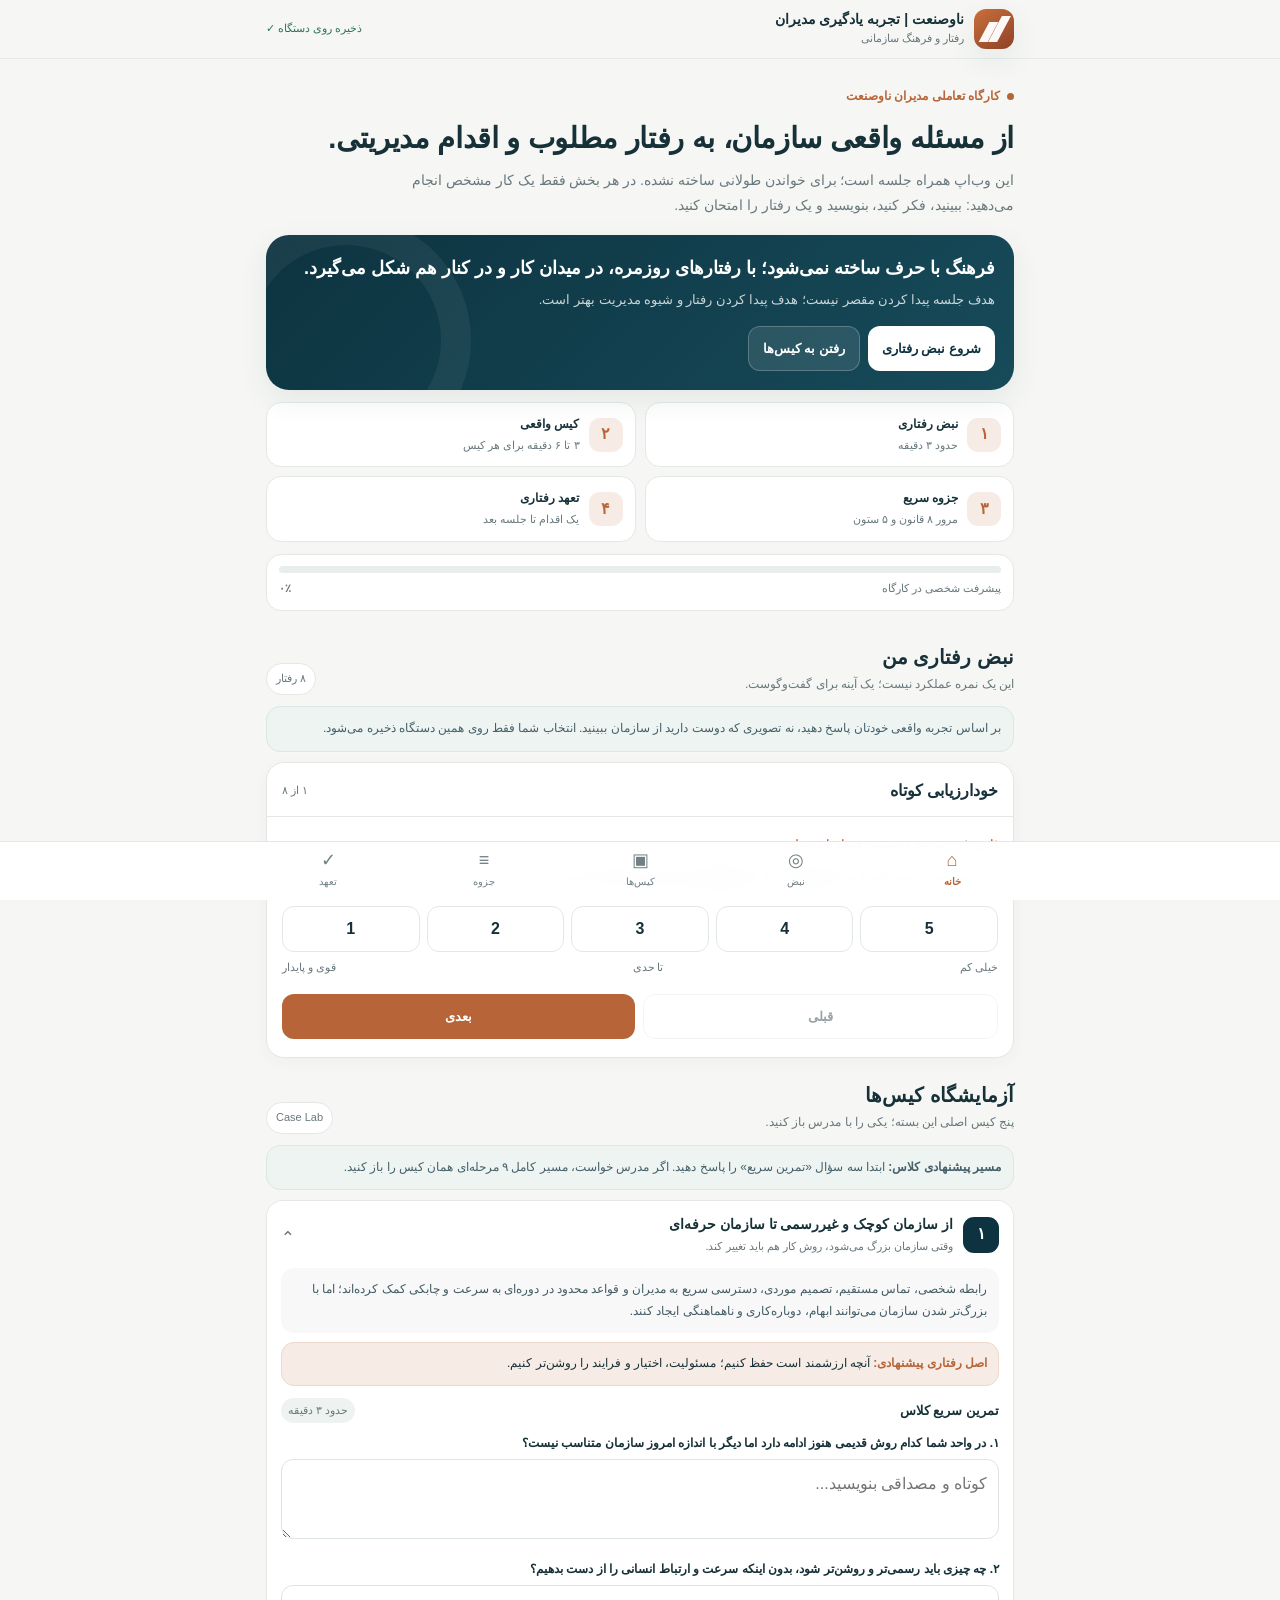
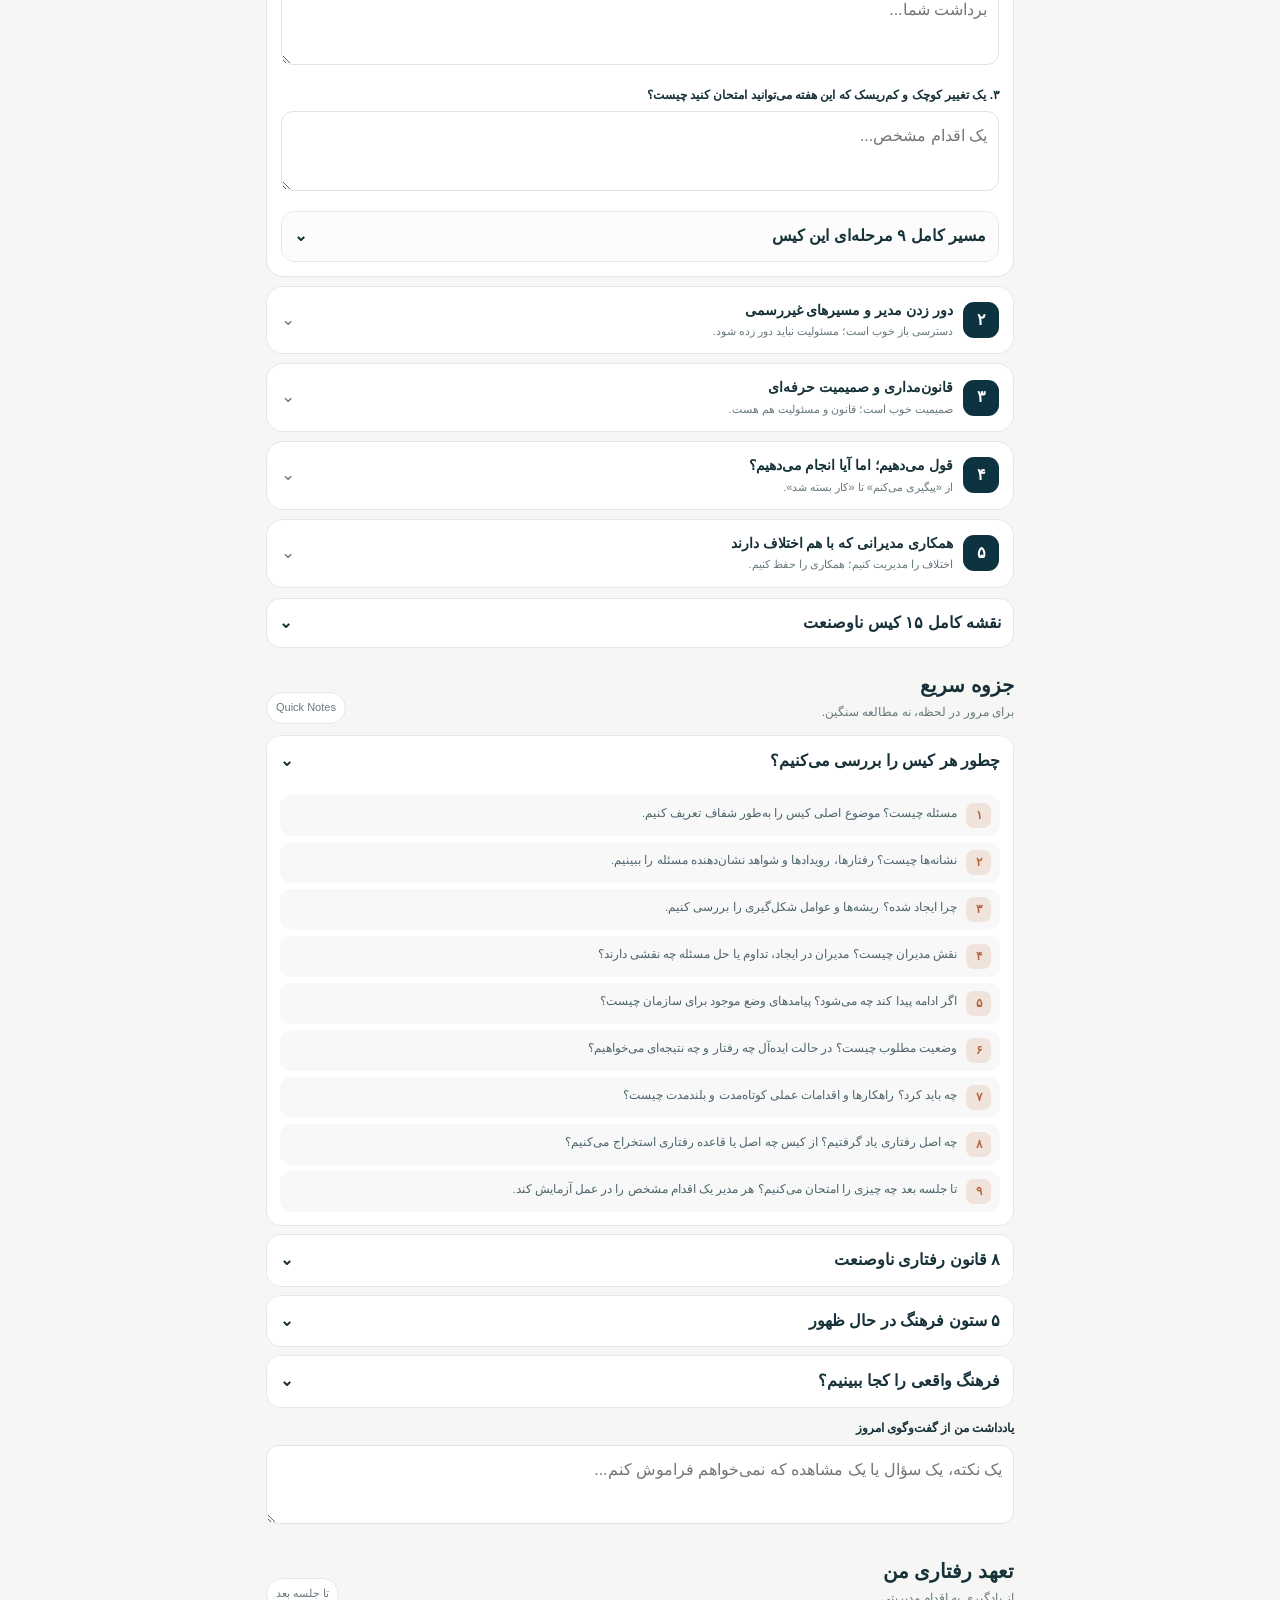
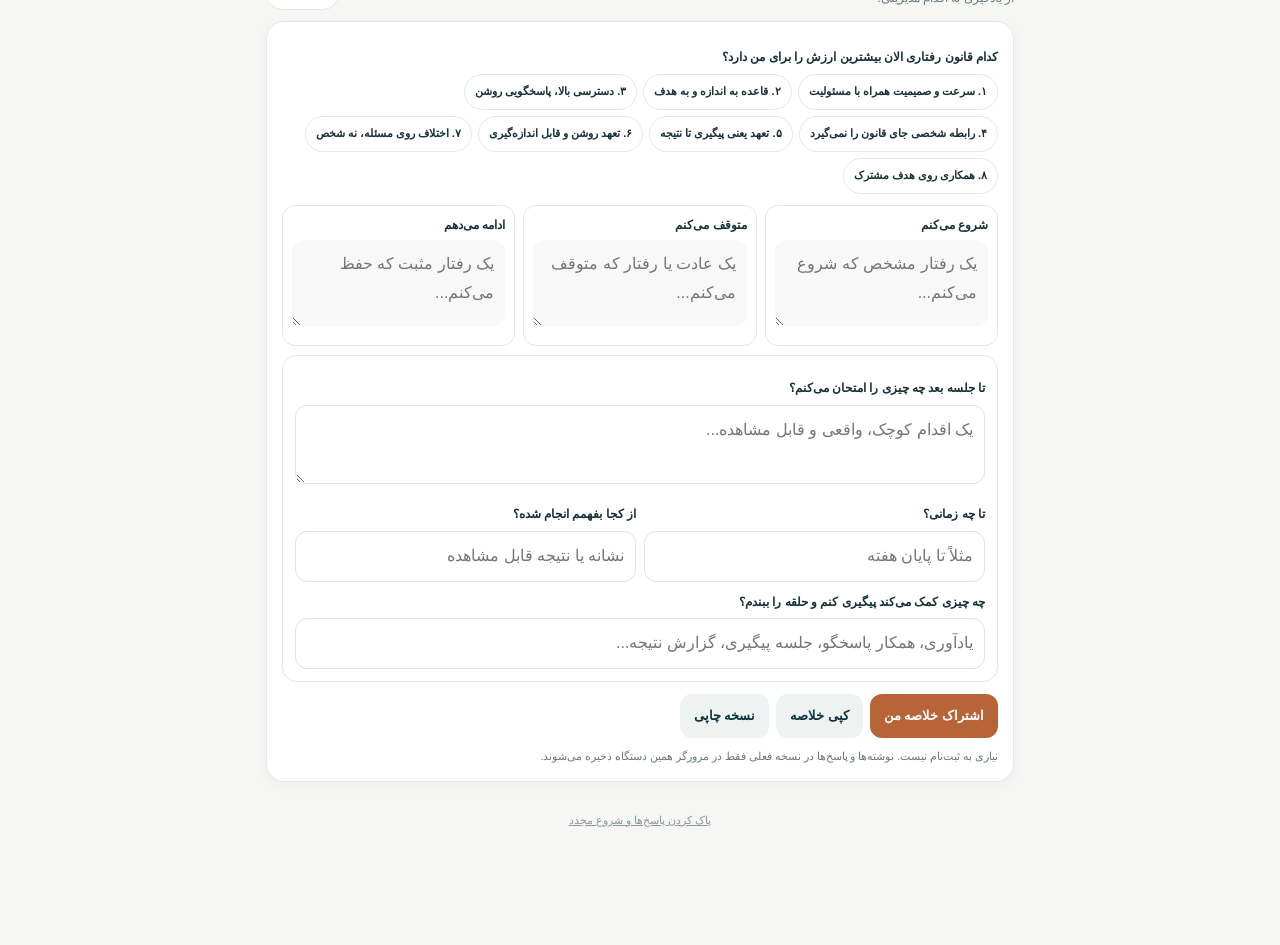
<file: legacy.html>
<!doctype html>
<html lang="fa" dir="rtl">
<head>
<meta charset="utf-8">
<meta name="viewport" content="width=device-width,initial-scale=1,viewport-fit=cover">
<meta name="theme-color" content="#0d3340">
<meta name="apple-mobile-web-app-capable" content="yes">
<meta name="format-detection" content="telephone=no">
<title>ناوصنعت | تجربه یادگیری رفتار و فرهنگ سازمانی</title>
<style>
:root{
  --navy:#0d3340;--navy2:#174b5a;--copper:#b76538;--copper2:#d79068;
  --paper:#f6f7f4;--card:#fff;--ink:#173139;--muted:#68787d;--line:#e3e8e6;
  --soft:#eef3f1;--soft-copper:#f7ece5;--ok:#2f7458;--warn:#a45a36;
  --shadow:0 10px 30px rgba(13,51,64,.08);--radius:18px;
}
*{box-sizing:border-box}
html{scroll-behavior:smooth}
body{margin:0;background:var(--paper);color:var(--ink);font-family:Tahoma,"Segoe UI",Arial,sans-serif;line-height:1.8;-webkit-font-smoothing:antialiased}
button,input,textarea{font:inherit}
button{cursor:pointer;-webkit-tap-highlight-color:transparent}
textarea,input{font-size:16px}
.shell{max-width:780px;margin:0 auto;padding:0 16px 106px}
.topbar{position:sticky;top:0;z-index:40;background:rgba(246,247,244,.93);backdrop-filter:blur(14px);border-bottom:1px solid rgba(227,232,230,.9)}
.topbar-in{max-width:780px;margin:0 auto;padding:9px 16px;display:flex;align-items:center;justify-content:space-between;gap:12px}
.brand{display:flex;align-items:center;gap:10px;min-width:0}
.mark{width:40px;height:40px;border-radius:12px;background:linear-gradient(145deg,#c96f3d,#8f4227);position:relative;box-shadow:var(--shadow);overflow:hidden}
.mark:before,.mark:after{content:"";position:absolute;background:#fff;opacity:.96;transform:skewX(-28deg)}
.mark:before{width:9px;height:26px;right:10px;top:7px}
.mark:after{width:9px;height:20px;right:21px;top:13px}
.brand h1{font-size:14px;line-height:1.45;margin:0;white-space:nowrap;overflow:hidden;text-overflow:ellipsis}
.brand small{display:block;font-size:11px;color:var(--muted)}
.save-state{font-size:11px;color:var(--ok);white-space:nowrap}
.hero{padding:22px 0 12px}
.eyebrow{display:inline-flex;align-items:center;gap:7px;color:var(--copper);font-size:12px;font-weight:800}
.eyebrow:before{content:"";width:7px;height:7px;border-radius:50%;background:var(--copper)}
.hero h2{font-size:29px;line-height:1.42;margin:8px 0 9px;letter-spacing:-.35px}
.hero>p{font-size:14px;color:var(--muted);margin:0;max-width:650px}
.hero-card{margin-top:17px;background:linear-gradient(135deg,var(--navy),var(--navy2));border-radius:23px;padding:19px;color:#fff;box-shadow:var(--shadow);position:relative;overflow:hidden}
.hero-card:after{content:"";position:absolute;left:-45px;bottom:-75px;width:190px;height:190px;border:30px solid rgba(255,255,255,.055);border-radius:50%}
.hero-card strong{display:block;font-size:18px;line-height:1.6;margin-bottom:5px;position:relative;z-index:1}
.hero-card p{margin:0;color:rgba(255,255,255,.78);font-size:13px;position:relative;z-index:1}
.hero-actions{display:flex;gap:8px;flex-wrap:wrap;margin-top:14px;position:relative;z-index:1}
.btn{min-height:44px;border:0;border-radius:12px;padding:10px 14px;font-weight:800;font-size:13px}
.btn-primary{background:#fff;color:var(--navy)}
.btn-ghost{background:rgba(255,255,255,.10);color:#fff;border:1px solid rgba(255,255,255,.22)}
.btn-copper{background:var(--copper);color:#fff}
.btn-soft{background:var(--soft);color:var(--navy)}
.btn-line{background:#fff;border:1px solid var(--line);color:var(--ink)}
.quick-grid{display:grid;grid-template-columns:1fr 1fr;gap:9px;margin-top:12px}
.quick{background:#fff;border:1px solid var(--line);border-radius:15px;padding:11px 12px;display:flex;gap:9px;align-items:center}
.quick b{font-size:12px;display:block}
.quick small{display:block;font-size:11px;color:var(--muted)}
.qicon{min-width:34px;height:34px;border-radius:11px;background:var(--soft-copper);color:var(--copper);display:grid;place-items:center;font-weight:900}
.progress-wrap{margin-top:12px;background:#fff;border:1px solid var(--line);border-radius:15px;padding:11px 12px}
.progress-line{height:7px;background:#e9eeec;border-radius:99px;overflow:hidden}
.progress-line i{display:block;width:0;height:100%;background:linear-gradient(90deg,var(--copper),var(--copper2));transition:.3s}
.progress-meta{display:flex;justify-content:space-between;color:var(--muted);font-size:11px;margin-top:6px}
.section{padding:19px 0 3px;scroll-margin-top:70px}
.section-head{display:flex;justify-content:space-between;align-items:end;gap:10px;margin-bottom:11px}
.section-head h3{font-size:20px;line-height:1.5;margin:0}
.section-head p{font-size:12px;color:var(--muted);margin:2px 0 0}
.pill{background:#fff;border:1px solid var(--line);border-radius:99px;padding:5px 9px;font-size:11px;color:var(--muted);white-space:nowrap}
.card{background:#fff;border:1px solid var(--line);border-radius:var(--radius);padding:15px;box-shadow:0 4px 15px rgba(13,51,64,.035)}
.mini-note{background:#eef4f2;border:1px solid #dbe7e2;border-radius:14px;padding:11px 12px;color:#456069;font-size:12px;margin-bottom:10px}
/* assessment */
.assess-card{padding:0;overflow:hidden}
.assess-top{padding:14px 15px 10px;border-bottom:1px solid var(--line);display:flex;justify-content:space-between;align-items:center;gap:10px}
.assess-count{font-size:11px;color:var(--muted)}
.assess-body{padding:18px 15px}
.law-kicker{font-size:11px;color:var(--copper);font-weight:800;margin-bottom:6px}
.assess-q{font-size:18px;line-height:1.7;font-weight:800;margin:0 0 15px}
.rating{display:grid;grid-template-columns:repeat(5,1fr);gap:7px;direction:ltr}
.rate{min-height:46px;border:1px solid var(--line);border-radius:12px;background:#fff;color:var(--ink);font-weight:800}
.rate.selected{background:var(--navy);border-color:var(--navy);color:#fff}
.rate-labels{display:flex;justify-content:space-between;direction:rtl;font-size:10.5px;color:var(--muted);margin-top:6px}
.assess-actions{display:flex;justify-content:space-between;gap:8px;margin-top:17px}
.assess-actions .btn{flex:1}
.result{display:none;margin-top:10px;background:var(--soft-copper);border:1px solid #ecd7ca;border-radius:15px;padding:13px}
.result.show{display:block}
.result strong{display:block;font-size:14px;margin-bottom:4px}
.result p{margin:3px 0;font-size:12px;color:#5b6364}
/* cases */
.case-list{display:grid;gap:9px}
.case{background:#fff;border:1px solid var(--line);border-radius:17px;overflow:hidden}
.case-head{width:100%;border:0;background:#fff;text-align:right;padding:13px 14px;display:flex;align-items:center;justify-content:space-between;gap:10px;color:var(--ink)}
.case-left{display:flex;align-items:center;gap:10px;min-width:0}
.case-no{min-width:36px;height:36px;border-radius:11px;background:var(--navy);color:#fff;display:grid;place-items:center;font-weight:900}
.case-head b{display:block;font-size:14px;line-height:1.55}
.case-head small{display:block;color:var(--muted);font-size:11px;line-height:1.55;margin-top:2px}
.chev{color:var(--muted);transition:.2s;font-size:17px}
.case.open .chev{transform:rotate(180deg)}
.case-body{display:none;padding:0 14px 14px}
.case.open .case-body{display:block}
.scenario{background:#f7f8f7;border-radius:13px;padding:11px 12px;color:#425b64;font-size:12px}
.case-principle{margin:9px 0;background:#f7ece5;border:1px solid #ecd8cc;border-radius:13px;padding:10px 11px;font-size:12px}
.case-principle b{color:var(--copper)}
.task-title{display:flex;align-items:center;justify-content:space-between;margin:12px 0 6px}
.task-title b{font-size:13px}
.task-title span{font-size:10.5px;color:var(--muted);background:var(--soft);padding:3px 7px;border-radius:99px}
label{display:block;font-size:12px;font-weight:800;margin:10px 0 5px}
textarea,input[type=text]{width:100%;border:1px solid #dde4e1;background:#fff;border-radius:12px;padding:10px 11px;outline:none;color:var(--ink)}
textarea{min-height:76px;resize:vertical}
textarea:focus,input[type=text]:focus{border-color:#c98763;box-shadow:0 0 0 3px rgba(183,101,56,.09)}
.full-path{margin-top:10px;border:1px solid var(--line);border-radius:13px;overflow:hidden}
.full-path>button{width:100%;min-height:44px;border:0;background:#fbfcfb;color:var(--ink);font-weight:800;text-align:right;padding:10px 12px;display:flex;justify-content:space-between}
.full-path-content{display:none;padding:0 12px 11px}
.full-path.open .full-path-content{display:block}
.path-steps{display:grid;gap:6px;margin-top:8px}
.step{display:flex;gap:9px;align-items:flex-start;background:#f7f8f7;border-radius:11px;padding:8px 9px;font-size:11.5px}
.step i{font-style:normal;min-width:25px;height:25px;border-radius:8px;background:#f0e3dc;color:var(--copper);display:grid;place-items:center;font-weight:900}
/* case map */
.map-box{margin-top:10px}
.map-toggle{width:100%;min-height:46px;border:1px solid var(--line);background:#fff;border-radius:14px;padding:10px 12px;text-align:right;display:flex;justify-content:space-between;align-items:center;color:var(--ink);font-weight:800}
.case-map{display:none;margin-top:8px;gap:8px}
.case-map.show{display:grid}
.track{background:#fff;border:1px solid var(--line);border-radius:15px;padding:12px}
.track h4{margin:0 0 7px;font-size:13px;color:var(--navy)}
.case-chip{display:flex;gap:8px;padding:7px 0;border-bottom:1px dashed #e5e9e7;font-size:11.5px;line-height:1.55}
.case-chip:last-child{border:0}
.case-chip i{font-style:normal;min-width:23px;height:23px;border-radius:7px;background:var(--soft-copper);color:var(--copper);display:grid;place-items:center;font-weight:900;font-size:10px}
/* notes */
.accordion{display:grid;gap:8px}
.acc{background:#fff;border:1px solid var(--line);border-radius:15px;overflow:hidden}
.acc>button{width:100%;border:0;background:#fff;color:var(--ink);min-height:48px;padding:11px 13px;text-align:right;display:flex;justify-content:space-between;align-items:center;gap:10px;font-weight:800}
.acc-content{display:none;padding:0 13px 13px;color:#4f656d;font-size:12px}
.acc.open .acc-content{display:block}
.laws{display:grid;gap:6px}
.law{display:flex;gap:9px;align-items:flex-start;background:#f8f9f8;padding:8px 9px;border-radius:11px}
.law i{font-style:normal;min-width:24px;height:24px;border-radius:8px;background:#f0e3dc;color:var(--copper);display:grid;place-items:center;font-weight:900;font-size:10px}
.pillars{display:grid;gap:7px}
.pillar{border-right:4px solid var(--navy);background:#f8f9f8;border-radius:12px;padding:9px 10px}
.pillar:nth-child(2){border-color:#347148}.pillar:nth-child(3){border-color:#ad4f26}.pillar:nth-child(4){border-color:#245e80}.pillar:nth-child(5){border-color:#9c7420}
.pillar b{font-size:12.5px}.pillar p{margin:2px 0 0;font-size:11.5px;color:var(--muted)}
/* action */
.focus-select{display:flex;flex-wrap:wrap;gap:6px;margin-top:6px}
.focus-chip{border:1px solid var(--line);background:#fff;color:var(--ink);border-radius:99px;padding:7px 10px;font-size:11px;font-weight:700}
.focus-chip.selected{background:var(--navy);color:#fff;border-color:var(--navy)}
.ssc{display:grid;grid-template-columns:repeat(3,1fr);gap:8px;margin-top:11px}
.ssc>div{border:1px solid var(--line);border-radius:13px;padding:9px}
.ssc b{display:block;font-size:11.5px;margin-bottom:5px}
.ssc textarea{border:0;background:#f7f8f7;min-height:86px}
.commit-card{margin-top:9px;background:#fff;border:1px solid var(--line);border-radius:15px;padding:12px}
.inline2{display:grid;grid-template-columns:1fr 1fr;gap:8px}
.share-row{display:flex;gap:7px;flex-wrap:wrap;margin-top:12px}
.privacy{font-size:10.5px;color:var(--muted);margin-top:9px}
.footer-tools{padding:20px 0 5px;text-align:center}
.reset{background:transparent;border:0;color:#8c979a;font-size:11px;text-decoration:underline}
/* bottom nav */
.bottom-nav{position:fixed;left:0;right:0;bottom:0;z-index:50;background:rgba(255,255,255,.96);backdrop-filter:blur(14px);border-top:1px solid var(--line);padding-bottom:env(safe-area-inset-bottom)}
.bottom-in{max-width:780px;margin:0 auto;display:grid;grid-template-columns:repeat(5,1fr)}
.navbtn{border:0;background:transparent;color:#718084;min-height:58px;padding:7px 2px;font-size:10px}
.navbtn span{display:block;font-size:18px;line-height:1.1;margin-bottom:2px}
.navbtn.active{color:var(--copper);font-weight:900}
.toast{position:fixed;left:50%;bottom:82px;z-index:80;transform:translateX(-50%) translateY(20px);opacity:0;pointer-events:none;background:#173139;color:#fff;border-radius:12px;padding:9px 13px;font-size:11px;transition:.22s;white-space:nowrap}
.toast.show{opacity:1;transform:translateX(-50%) translateY(0)}
@media(max-width:560px){
 .hero h2{font-size:25px}.ssc{grid-template-columns:1fr}.inline2{grid-template-columns:1fr}.quick-grid{grid-template-columns:1fr 1fr}
 .section-head h3{font-size:19px}.assess-q{font-size:17px}.rating{gap:5px}.rate{min-height:44px}
}
@media(max-width:350px){.quick-grid{grid-template-columns:1fr}.brand small{display:none}.save-state{display:none}}
@media print{
 .topbar,.bottom-nav,.hero-actions,.share-row,.footer-tools{display:none!important}.shell{max-width:none;padding:0}.case-body,.acc-content,.full-path-content,.case-map{display:block!important}body{background:#fff}.card,.case,.acc,.track{box-shadow:none;break-inside:avoid}
}
</style>
</head>
<body>
<header class="topbar">
  <div class="topbar-in">
    <div class="brand"><div class="mark" aria-hidden="true"></div><div><h1>ناوصنعت | تجربه یادگیری مدیران</h1><small>رفتار و فرهنگ سازمانی</small></div></div>
    <div class="save-state" id="saveState">ذخیره روی دستگاه ✓</div>
  </div>
</header>

<main class="shell">
  <section class="hero" id="home">
    <span class="eyebrow">کارگاه تعاملی مدیران ناوصنعت</span>
    <h2>از مسئله واقعی سازمان، به رفتار مطلوب و اقدام مدیریتی.</h2>
    <p>این وب‌اپ همراه جلسه است؛ برای خواندن طولانی ساخته نشده. در هر بخش فقط یک کار مشخص انجام می‌دهید: ببینید، فکر کنید، بنویسید و یک رفتار را امتحان کنید.</p>
    <div class="hero-card">
      <strong>فرهنگ با حرف ساخته نمی‌شود؛ با رفتارهای روزمره، در میدان کار و در کنار هم شکل می‌گیرد.</strong>
      <p>هدف جلسه پیدا کردن مقصر نیست؛ هدف پیدا کردن رفتار و شیوه مدیریت بهتر است.</p>
      <div class="hero-actions">
        <button class="btn btn-primary" onclick="go('pulse')">شروع نبض رفتاری</button>
        <button class="btn btn-ghost" onclick="go('cases')">رفتن به کیس‌ها</button>
      </div>
    </div>
    <div class="quick-grid" aria-label="مسیر کارگاه">
      <div class="quick"><div class="qicon">۱</div><div><b>نبض رفتاری</b><small>حدود ۳ دقیقه</small></div></div>
      <div class="quick"><div class="qicon">۲</div><div><b>کیس واقعی</b><small>۳ تا ۶ دقیقه برای هر کیس</small></div></div>
      <div class="quick"><div class="qicon">۳</div><div><b>جزوه سریع</b><small>مرور ۸ قانون و ۵ ستون</small></div></div>
      <div class="quick"><div class="qicon">۴</div><div><b>تعهد رفتاری</b><small>یک اقدام تا جلسه بعد</small></div></div>
    </div>
    <div class="progress-wrap">
      <div class="progress-line"><i id="progressBar"></i></div>
      <div class="progress-meta"><span>پیشرفت شخصی در کارگاه</span><b id="progressText">۰٪</b></div>
    </div>
  </section>

  <section class="section" id="pulse">
    <div class="section-head"><div><h3>نبض رفتاری من</h3><p>این یک نمره عملکرد نیست؛ یک آینه برای گفت‌وگوست.</p></div><span class="pill">۸ رفتار</span></div>
    <div class="mini-note">بر اساس تجربه واقعی خودتان پاسخ دهید، نه تصویری که دوست دارید از سازمان ببینید. انتخاب شما فقط روی همین دستگاه ذخیره می‌شود.</div>
    <div class="card assess-card">
      <div class="assess-top"><b>خودارزیابی کوتاه</b><span class="assess-count" id="assessCount">۱ از ۸</span></div>
      <div class="assess-body">
        <div class="law-kicker" id="lawKicker"></div>
        <p class="assess-q" id="assessQuestion"></p>
        <div class="rating" id="rating"></div>
        <div class="rate-labels"><span>خیلی کم</span><span>تا حدی</span><span>قوی و پایدار</span></div>
        <div class="assess-actions">
          <button class="btn btn-line" id="prevAssess" onclick="prevAssessment()">قبلی</button>
          <button class="btn btn-copper" id="nextAssess" onclick="nextAssessment()">بعدی</button>
        </div>
      </div>
    </div>
    <div class="result" id="assessmentResult"></div>
  </section>

  <section class="section" id="cases">
    <div class="section-head"><div><h3>آزمایشگاه کیس‌ها</h3><p>پنج کیس اصلی این بسته؛ یکی را با مدرس باز کنید.</p></div><span class="pill">Case Lab</span></div>
    <div class="mini-note"><b>مسیر پیشنهادی کلاس:</b> ابتدا سه سؤال «تمرین سریع» را پاسخ دهید. اگر مدرس خواست، مسیر کامل ۹ مرحله‌ای همان کیس را باز کنید.</div>
    <div class="case-list" id="caseList"></div>
    <div class="map-box">
      <button class="map-toggle" onclick="toggleMap()"><span>نقشه کامل ۱۵ کیس ناوصنعت</span><span id="mapChev">⌄</span></button>
      <div class="case-map" id="caseMap"></div>
    </div>
  </section>

  <section class="section" id="notes">
    <div class="section-head"><div><h3>جزوه سریع</h3><p>برای مرور در لحظه، نه مطالعه سنگین.</p></div><span class="pill">Quick Notes</span></div>
    <div class="accordion">
      <div class="acc open">
        <button onclick="toggleAcc(this)">چطور هر کیس را بررسی می‌کنیم؟ <span>⌄</span></button>
        <div class="acc-content"><div class="path-steps" id="masterPath"></div></div>
      </div>
      <div class="acc">
        <button onclick="toggleAcc(this)">۸ قانون رفتاری ناوصنعت <span>⌄</span></button>
        <div class="acc-content"><div class="laws" id="lawList"></div></div>
      </div>
      <div class="acc">
        <button onclick="toggleAcc(this)">۵ ستون فرهنگ در حال ظهور <span>⌄</span></button>
        <div class="acc-content"><div class="pillars" id="pillarList"></div></div>
      </div>
      <div class="acc">
        <button onclick="toggleAcc(this)">فرهنگ واقعی را کجا ببینیم؟ <span>⌄</span></button>
        <div class="acc-content">فرهنگ واقعی را در رفتارهای تکرارشونده ببینید: کار واقعاً چگونه انجام می‌شود، وقتی مشکلی پیش می‌آید چه کسی پاسخ می‌دهد، تصمیم‌ها چطور پیگیری می‌شوند، رابطه‌ها تا کجا روی قاعده اثر می‌گذارند و مدیران در عمل چه الگویی می‌سازند.</div>
      </div>
    </div>
    <label for="freeNote">یادداشت من از گفت‌وگوی امروز</label>
    <textarea id="freeNote" data-save="freeNote" placeholder="یک نکته، یک سؤال یا یک مشاهده که نمی‌خواهم فراموش کنم..."></textarea>
  </section>

  <section class="section" id="action">
    <div class="section-head"><div><h3>تعهد رفتاری من</h3><p>از یادگیری به اقدام مدیریتی.</p></div><span class="pill">تا جلسه بعد</span></div>
    <div class="card">
      <label>کدام قانون رفتاری الان بیشترین ارزش را برای من دارد؟</label>
      <div class="focus-select" id="focusSelect"></div>
      <div class="ssc">
        <div><b>شروع می‌کنم</b><textarea data-save="startDoing" placeholder="یک رفتار مشخص که شروع می‌کنم..."></textarea></div>
        <div><b>متوقف می‌کنم</b><textarea data-save="stopDoing" placeholder="یک عادت یا رفتار که متوقف می‌کنم..."></textarea></div>
        <div><b>ادامه می‌دهم</b><textarea data-save="continueDoing" placeholder="یک رفتار مثبت که حفظ می‌کنم..."></textarea></div>
      </div>
      <div class="commit-card">
        <label>تا جلسه بعد چه چیزی را امتحان می‌کنم؟</label>
        <textarea data-save="commitment" placeholder="یک اقدام کوچک، واقعی و قابل مشاهده..."></textarea>
        <div class="inline2">
          <div><label>تا چه زمانی؟</label><input type="text" data-save="deadline" placeholder="مثلاً تا پایان هفته"></div>
          <div><label>از کجا بفهمم انجام شده؟</label><input type="text" data-save="evidence" placeholder="نشانه یا نتیجه قابل مشاهده"></div>
        </div>
        <label>چه چیزی کمک می‌کند پیگیری کنم و حلقه را ببندم؟</label>
        <input type="text" data-save="followThrough" placeholder="یادآوری، همکار پاسخگو، جلسه پیگیری، گزارش نتیجه...">
      </div>
      <div class="share-row">
        <button class="btn btn-copper" onclick="shareSummary()">اشتراک خلاصه من</button>
        <button class="btn btn-soft" onclick="copySummary()">کپی خلاصه</button>
        <button class="btn btn-soft" onclick="window.print()">نسخه چاپی</button>
      </div>
      <div class="privacy">نیازی به ثبت‌نام نیست. نوشته‌ها و پاسخ‌ها در نسخه فعلی فقط در مرورگر همین دستگاه ذخیره می‌شوند.</div>
    </div>
  </section>
  <div class="footer-tools"><button class="reset" onclick="resetApp()">پاک کردن پاسخ‌ها و شروع مجدد</button></div>
</main>

<nav class="bottom-nav" aria-label="پیمایش اصلی">
  <div class="bottom-in">
    <button class="navbtn active" data-target="home" onclick="go('home')"><span>⌂</span>خانه</button>
    <button class="navbtn" data-target="pulse" onclick="go('pulse')"><span>◎</span>نبض</button>
    <button class="navbtn" data-target="cases" onclick="go('cases')"><span>▣</span>کیس‌ها</button>
    <button class="navbtn" data-target="notes" onclick="go('notes')"><span>≡</span>جزوه</button>
    <button class="navbtn" data-target="action" onclick="go('action')"><span>✓</span>تعهد</button>
  </div>
</nav>
<div class="toast" id="toast">ذخیره شد</div>

<script>
var KEY='navosanaatCultureWorkshopV2';
var state=readState();
var assessIndex=0;

var laws=[
 'سرعت و صمیمیت همراه با مسئولیت',
 'قاعده به اندازه و به هدف',
 'دسترسی بالا، پاسخگویی روشن',
 'رابطه شخصی جای قانون را نمی‌گیرد',
 'تعهد یعنی پیگیری تا نتیجه',
 'تعهد روشن و قابل اندازه‌گیری',
 'اختلاف روی مسئله، نه شخص',
 'همکاری روی هدف مشترک'
];

var assessmentStatements=[
 'در تیم من، سرعت و صمیمیت با مسئولیت‌پذیری همراه است.',
 'قواعد را جایی به کار می‌بریم که به شفافیت، کیفیت و عملکرد کمک کند؛ نه برای بوروکراسی.',
 'دسترسی به مدیران باعث حذف مسیر مسئولیت و پاسخگویی نمی‌شود.',
 'روابط شخصی جای قانون، انصاف و معیار حرفه‌ای را نمی‌گیرد.',
 'وقتی تعهدی می‌دهیم، تا رسیدن به نتیجه آن را پیگیری می‌کنیم.',
 'تعهدات ما مسئول، خروجی و زمان روشن دارند.',
 'در اختلاف‌ها روی مسئله تمرکز می‌کنیم، نه شخص.',
 'حتی با اختلاف نظر، همکاری برای هدف مشترک حفظ می‌شود.'
];

var reviewPath=[
 'مسئله چیست؟ موضوع اصلی کیس را به‌طور شفاف تعریف کنیم.',
 'نشانه‌ها چیست؟ رفتارها، رویدادها و شواهد نشان‌دهنده مسئله را ببینیم.',
 'چرا ایجاد شده؟ ریشه‌ها و عوامل شکل‌گیری را بررسی کنیم.',
 'نقش مدیران چیست؟ مدیران در ایجاد، تداوم یا حل مسئله چه نقشی دارند؟',
 'اگر ادامه پیدا کند چه می‌شود؟ پیامدهای وضع موجود برای سازمان چیست؟',
 'وضعیت مطلوب چیست؟ در حالت ایده‌آل چه رفتار و چه نتیجه‌ای می‌خواهیم؟',
 'چه باید کرد؟ راهکارها و اقدامات عملی کوتاه‌مدت و بلندمدت چیست؟',
 'چه اصل رفتاری یاد گرفتیم؟ از کیس چه اصل یا قاعده رفتاری استخراج می‌کنیم؟',
 'تا جلسه بعد چه چیزی را امتحان می‌کنیم؟ هر مدیر یک اقدام مشخص را در عمل آزمایش کند.'
];

var cases=[
 {title:'از سازمان کوچک و غیررسمی تا سازمان حرفه‌ای',subtitle:'وقتی سازمان بزرگ می‌شود، روش کار هم باید تغییر کند.',scenario:'رابطه شخصی، تماس مستقیم، تصمیم موردی، دسترسی سریع به مدیران و قواعد محدود در دوره‌ای به سرعت و چابکی کمک کرده‌اند؛ اما با بزرگ‌تر شدن سازمان می‌توانند ابهام، دوباره‌کاری و ناهماهنگی ایجاد کنند.',principle:'آنچه ارزشمند است حفظ کنیم؛ مسئولیت، اختیار و فرایند را روشن‌تر کنیم.',q1:'در واحد شما کدام روش قدیمی هنوز ادامه دارد اما دیگر با اندازه امروز سازمان متناسب نیست؟',q2:'چه چیزی باید رسمی‌تر و روشن‌تر شود، بدون اینکه سرعت و ارتباط انسانی را از دست بدهیم؟',q3:'یک تغییر کوچک و کم‌ریسک که این هفته می‌توانید امتحان کنید چیست؟'},
 {title:'دور زدن مدیر و مسیرهای غیررسمی',subtitle:'دسترسی باز خوب است؛ مسئولیت نباید دور زده شود.',scenario:'در محیط پروژه‌محور و پراکنده، دسترسی سریع به مدیر بالاتر گاهی کار را جلو می‌برد؛ اما اگر به مسیر معمول تبدیل شود، اختیار مدیر تضعیف، مسئولیت مبهم و پاسخگویی کم می‌شود.',principle:'دسترسی را حفظ کنیم، اما پاسخگویی و مسیر مسئولیت را دور نزنیم.',q1:'در کار شما کجا «دسترسی مستقیم» عملاً مسئولیت یا اختیار را دور می‌زند؟',q2:'ریشه اصلی چیست: کندی مسیر رسمی، مرز نقش نامشخص، پاسخگو نبودن مدیر مستقیم یا عادت رفتاری؟',q3:'چه قاعده ساده‌ای می‌تواند هم سرعت را حفظ کند و هم مسئولیت را روشن نگه دارد؟'},
 {title:'قانون‌مداری و صمیمیت حرفه‌ای',subtitle:'صمیمیت خوب است؛ قانون و مسئولیت هم هست.',scenario:'رابطه نزدیک و صمیمی سرمایه ارزشمند ناوصنعت است؛ اما اگر مرزهای حرفه‌ای، نقش‌ها، قواعد و پاسخگویی قربانی رابطه شخصی شوند، ریسک عملیاتی و احساس بی‌عدالتی ایجاد می‌شود.',principle:'صمیمیت را نگه داریم؛ رابطه شخصی را جایگزین قانون و معیار حرفه‌ای نکنیم.',q1:'در چه موقعیتی ممکن است رابطه خوب ناخواسته روی تصمیم حرفه‌ای اثر بگذارد؟',q2:'مرز حرفه‌ای مطلوب در آن موقعیت دقیقاً چیست؟',q3:'برای حفظ هم‌زمان صمیمیت و انصاف، چه رفتار مشخصی از شما لازم است؟'},
 {title:'قول می‌دهیم؛ اما آیا انجام می‌دهیم؟',subtitle:'از «پیگیری می‌کنم» تا «کار بسته شد».',scenario:'بسیاری از کارها با یک توافق کلامی شروع می‌شوند اما اگر مالک، خروجی، زمان و پیگیری روشن نباشد، قول به نتیجه تبدیل نمی‌شود و اعتماد، زمان و هزینه آسیب می‌بیند.',principle:'تعهد یعنی مالک روشن، خروجی روشن، زمان روشن و پیگیری تا بستن حلقه.',q1:'کدام نوع قول یا اقدام در تیم شما بیشتر در میانه راه رها می‌شود؟',q2:'کجای زنجیره می‌شکند: قول، اقدام، پیگیری، نتیجه یا اعلام نتیجه؟',q3:'برای یک کار واقعی، همین حالا مالک، خروجی، زمان و نقطه «بسته‌شدن حلقه» را مشخص کنید.'},
 {title:'همکاری مدیرانی که با هم اختلاف دارند',subtitle:'اختلاف را مدیریت کنیم؛ همکاری را حفظ کنیم.',scenario:'اختلاف نظر میان مدیران طبیعی است؛ خطر زمانی آغاز می‌شود که مسئله به شخص تبدیل شود، اختلاف به کارکنان منتقل شود یا هدف مشترک سازمان از دید خارج شود.',principle:'مسئله را از شخص جدا کنیم، هدف مشترک را پیدا کنیم و روی اقدام قابل توافق پیش برویم.',q1:'در اختلاف‌های مدیریتی، چه چیزی معمولاً گفت‌وگو را از مسیر سازنده خارج می‌کند؟',q2:'هدف مشترکی که هر دو طرف می‌توانند روی آن توافق کنند چیست؟',q3:'یک اقدام مشخص برای حفظ همکاری، حتی بدون حل کامل اختلاف، چیست؟'}
];

var caseMapGroups=[
 {title:'۱) رشد، رسمیت و حرفه‌ای‌گری',items:[
  'از سازمان کوچک و غیررسمی تا سازمان حرفه‌ای','دور زدن مدیر و مسیرهای غیررسمی','قانون‌مداری و صمیمیت حرفه‌ای','قول می‌دهیم؛ اما آیا انجام می‌دهیم؟','همکاری مدیرانی که با هم اختلاف دارند'
 ]},
 {title:'۲) همکاری، تصمیم‌گیری و عملیات',items:[
  'واحد تخصصی؛ مانع یا شریک حل مسئله؟','تصمیم‌گیری بدون حضور ذی‌نفعان اصلی','سازمانی که همیشه در وضعیت فوری است','ایمنی؛ آموزش کافی است یا نظارت هم لازم است؟','از کنترل شخصی تا نظم، نظارت و پاسخگویی'
 ]},
 {title:'۳) مدیریت، منابع انسانی و پاسخگویی',items:[
  'رفتار مدیر؛ پیام فرهنگی سازمان','استخدام در سایت‌ها؛ چه کسی تصمیم می‌گیرد؟','امنیت روانی و فیزیکی کارکنان','اختیار، مسئولیت و پاسخگویی مدیران','یک کار، دو تیم؛ مسئول واقعی کیست؟'
 ]}
];

var pillars=[
 {title:'همکاری حرفه‌ای',line:'اختلاف، مانع همکاری نیست.',detail:'تمرکز بر مسئله نه شخص؛ احترام در اختلاف نظر؛ انتقال ندادن اختلاف به افراد؛ بازگشت به هدف مشترک.'},
 {title:'قانون‌مداری و انصاف',line:'معیار ما قاعده است، نه رابطه.',detail:'یک معیار برای همه؛ تصمیم‌های شفاف و منصفانه؛ رعایت فرایندهای مصوب؛ حفظ اعتماد در سازمان.'},
 {title:'پاسخگویی',line:'مسئولیت‌پذیری تا نتیجه.',detail:'مالکیت کار و پیگیری مستمر؛ ارجاع‌پذیری نه فرار از مسئولیت؛ گزارش‌دهی شفاف؛ پاسخگویی در برابر نتایج.'},
 {title:'حرفه‌ای‌گری',line:'صمیمیت همراه با مرز حرفه‌ای.',detail:'چابکی در کنار نظم؛ استفاده از قاعده جایی که لازم است؛ پرهیز از بوروکراسی غیرضروری؛ تصمیم‌گیری حرفه‌ای و واقع‌بینانه.'},
 {title:'قابلیت اتکا',line:'قول ما نتیجه می‌سازد.',detail:'تعهد روشن و واقع‌بینانه؛ تعیین مسئول، خروجی و زمان؛ پیگیری تا بستن حلقه؛ اعلام نتیجه به‌موقع.'}
];

function readState(){try{return JSON.parse(localStorage.getItem(KEY)||'{}')}catch(e){return {}}}
function save(){localStorage.setItem(KEY,JSON.stringify(state));var el=document.getElementById('saveState');el.textContent='ذخیره شد ✓';setTimeout(function(){el.textContent='ذخیره روی دستگاه ✓'},900);updateProgress()}
function bindSave(el,key){if(state[key]!==undefined)el.value=state[key];el.addEventListener('input',function(){state[key]=el.value;save()})}
function faNum(n){return String(n).replace(/0/g,'۰').replace(/1/g,'۱').replace(/2/g,'۲').replace(/3/g,'۳').replace(/4/g,'۴').replace(/5/g,'۵').replace(/6/g,'۶').replace(/7/g,'۷').replace(/8/g,'۸').replace(/9/g,'۹')}
function go(id){document.getElementById(id).scrollIntoView({behavior:'smooth',block:'start'});document.querySelectorAll('.navbtn').forEach(function(b){b.classList.toggle('active',b.getAttribute('data-target')===id)})}
function toast(msg){var t=document.getElementById('toast');t.textContent=msg;t.classList.add('show');setTimeout(function(){t.classList.remove('show')},1700)}

function renderAssessment(){
 var q=assessmentStatements[assessIndex],key='law'+assessIndex,val=state[key];
 document.getElementById('assessCount').textContent=faNum(assessIndex+1)+' از ۸';
 document.getElementById('lawKicker').textContent='قانون '+faNum(assessIndex+1)+' — '+laws[assessIndex];
 document.getElementById('assessQuestion').textContent=q;
 var root=document.getElementById('rating');root.innerHTML='';
 for(var i=1;i<=5;i++){
  var b=document.createElement('button');b.className='rate'+(Number(val)===i?' selected':'');b.textContent=i;b.setAttribute('aria-label','امتیاز '+i);
  (function(score){b.onclick=function(){state[key]=score;save();renderAssessment();if(assessIndex===7)renderAssessmentResult()}})(i);root.appendChild(b)
 }
 document.getElementById('prevAssess').disabled=assessIndex===0;document.getElementById('prevAssess').style.opacity=assessIndex===0?'.45':'1';
 document.getElementById('nextAssess').textContent=assessIndex===7?'دیدن جمع‌بندی':'بعدی';
 renderAssessmentResult();
}
function nextAssessment(){if(assessIndex<7){assessIndex++;renderAssessment()}else{renderAssessmentResult(true)}}
function prevAssessment(){if(assessIndex>0){assessIndex--;renderAssessment()}}
function renderAssessmentResult(force){
 var answered=laws.map(function(_,i){return state['law'+i]}).filter(function(v){return Number(v)>=1});
 var box=document.getElementById('assessmentResult');
 if(answered.length<8&&!force){box.classList.remove('show');return}
 if(answered.length===0){box.classList.remove('show');return}
 var scored=laws.map(function(name,i){return {name:name,val:Number(state['law'+i]||99)}}).filter(function(x){return x.val!==99});
 scored.sort(function(a,b){return a.val-b.val});var focus=scored[0],strength=scored[scored.length-1];
 box.innerHTML='<strong>الگوی اولیه شما</strong><p><b>نقطه تمرکز برای گفت‌وگو:</b> '+focus.name+'</p><p><b>رفتاری که می‌توانید روی آن بنا کنید:</b> '+strength.name+'</p><p style="font-size:11px;color:#7a6a62">این نتیجه تشخیص قطعی یا ارزیابی عملکرد نیست؛ فقط نقطه شروع reflection و انتخاب اقدام بعدی است.</p>';
 box.classList.add('show');
}

function renderCases(){
 var root=document.getElementById('caseList');root.innerHTML='';
 cases.forEach(function(c,i){
  var box=document.createElement('div');box.className='case'+(i===0?' open':'');
  box.innerHTML='<button class="case-head" onclick="toggleCase(this)"><span class="case-left"><span class="case-no">'+faNum(i+1)+'</span><span><b>'+c.title+'</b><small>'+c.subtitle+'</small></span></span><span class="chev">⌄</span></button>'+
  '<div class="case-body"><div class="scenario">'+c.scenario+'</div><div class="case-principle"><b>اصل رفتاری پیشنهادی:</b> '+c.principle+'</div>'+
  '<div class="task-title"><b>تمرین سریع کلاس</b><span>حدود ۳ دقیقه</span></div>'+
  '<label>۱. '+c.q1+'</label><textarea data-save="case'+i+'q1" placeholder="کوتاه و مصداقی بنویسید..."></textarea>'+
  '<label>۲. '+c.q2+'</label><textarea data-save="case'+i+'q2" placeholder="برداشت شما..."></textarea>'+
  '<label>۳. '+c.q3+'</label><textarea data-save="case'+i+'q3" placeholder="یک اقدام مشخص..."></textarea>'+
  '<div class="full-path"><button onclick="toggleFullPath(this)"><span>مسیر کامل ۹ مرحله‌ای این کیس</span><span>⌄</span></button><div class="full-path-content"><div class="path-steps">'+reviewPath.map(function(x,n){return '<div class="step"><i>'+faNum(n+1)+'</i><span>'+x+'</span></div>'}).join('')+'</div></div></div></div>';
  root.appendChild(box)
 });
 document.querySelectorAll('[data-save]').forEach(function(el){if(!el.dataset.bound){bindSave(el,el.getAttribute('data-save'));el.dataset.bound='1'}})
}
function toggleCase(btn){btn.parentElement.classList.toggle('open')}
function toggleFullPath(btn){btn.parentElement.classList.toggle('open')}

function renderMap(){
 var root=document.getElementById('caseMap');root.innerHTML='';var n=1;
 caseMapGroups.forEach(function(g){var t=document.createElement('div');t.className='track';t.innerHTML='<h4>'+g.title+'</h4>'+g.items.map(function(x){return '<div class="case-chip"><i>'+faNum(n++)+'</i><span>'+x+'</span></div>'}).join('');root.appendChild(t)})
}
function toggleMap(){var m=document.getElementById('caseMap');m.classList.toggle('show');document.getElementById('mapChev').textContent=m.classList.contains('show')?'⌃':'⌄'}

function renderNotes(){
 document.getElementById('masterPath').innerHTML=reviewPath.map(function(x,i){return '<div class="step"><i>'+faNum(i+1)+'</i><span>'+x+'</span></div>'}).join('');
 document.getElementById('lawList').innerHTML=laws.map(function(x,i){return '<div class="law"><i>'+faNum(i+1)+'</i><span>'+x+'</span></div>'}).join('');
 document.getElementById('pillarList').innerHTML=pillars.map(function(p){return '<div class="pillar"><b>'+p.title+' — '+p.line+'</b><p>'+p.detail+'</p></div>'}).join('');
}
function toggleAcc(btn){btn.parentElement.classList.toggle('open')}

function renderFocus(){
 var root=document.getElementById('focusSelect');root.innerHTML='';
 laws.forEach(function(x,i){var b=document.createElement('button');b.className='focus-chip'+(state.focusLaw===i?' selected':'');b.textContent=faNum(i+1)+'. '+x;b.onclick=function(){state.focusLaw=i;save();renderFocus()};root.appendChild(b)})
}

function updateProgress(){
 var blocks=0,total=8;
 if(laws.every(function(_,i){return Number(state['law'+i])>=1}))blocks++;
 for(var i=0;i<5;i++){if((state['case'+i+'q1']||'').trim()||(state['case'+i+'q2']||'').trim()||(state['case'+i+'q3']||'').trim())blocks++}
 if((state.freeNote||'').trim())blocks++;
 if((state.commitment||'').trim()||(state.startDoing||'').trim()||(state.focusLaw!==undefined))blocks++;
 var pct=Math.round(blocks/total*100);document.getElementById('progressBar').style.width=pct+'%';document.getElementById('progressText').textContent=faNum(pct)+'٪'
}

function summaryText(){
 var s=['خلاصه شخصی کارگاه رفتار و فرهنگ سازمانی ناوصنعت','----------------------------------------'];
 var scored=laws.map(function(name,i){return {name:name,val:Number(state['law'+i]||99)}}).filter(function(x){return x.val!==99}).sort(function(a,b){return a.val-b.val});
 if(scored.length){s.push('نقطه تمرکز خودارزیابی: '+scored[0].name)}
 if(state.focusLaw!==undefined)s.push('قانون انتخابی من: '+laws[state.focusLaw]);
 s.push('');s.push('شروع می‌کنم: '+(state.startDoing||'—'));s.push('متوقف می‌کنم: '+(state.stopDoing||'—'));s.push('ادامه می‌دهم: '+(state.continueDoing||'—'));s.push('تا جلسه بعد امتحان می‌کنم: '+(state.commitment||'—'));s.push('زمان: '+(state.deadline||'—'));s.push('نشانه انجام: '+(state.evidence||'—'));s.push('عامل پیگیری: '+(state.followThrough||'—'));s.push('');s.push('یادداشت: '+(state.freeNote||'—'));return s.join('\n')
}
function copySummary(){var txt=summaryText();if(navigator.clipboard){navigator.clipboard.writeText(txt).then(function(){toast('خلاصه کپی شد')})}else{toast('کپی خودکار در این مرورگر در دسترس نیست')}}
function shareSummary(){var txt=summaryText();if(navigator.share){navigator.share({title:'خلاصه کارگاه ناوصنعت',text:txt}).catch(function(){})}else copySummary()}
function resetApp(){if(confirm('همه پاسخ‌های ذخیره‌شده روی این دستگاه پاک شود؟')){localStorage.removeItem(KEY);location.reload()}}

renderAssessment();renderCases();renderMap();renderNotes();renderFocus();
document.querySelectorAll('[data-save]').forEach(function(el){if(!el.dataset.bound){bindSave(el,el.getAttribute('data-save'));el.dataset.bound='1'}});updateProgress();

var sectionIds=['home','pulse','cases','notes','action'];
window.addEventListener('scroll',function(){var y=window.scrollY+120,current='home';sectionIds.forEach(function(id){var el=document.getElementById(id);if(el&&el.offsetTop<=y)current=id});document.querySelectorAll('.navbtn').forEach(function(b){b.classList.toggle('active',b.getAttribute('data-target')===current)})},{passive:true});
</script>
</body>
</html>
</file>
<file: next/assets/fonts/fonts.css>
/* Self-hosted open fonts; licenses are beside these assets. */
@font-face {
  font-family: 'Vazirmatn';
  font-style: normal;
  font-display: swap;
  font-weight: 400;
  src: url('./vazirmatn-arabic-400-normal.woff2') format('woff2');
  unicode-range: U+0600-06FF,U+0750-077F,U+0870-088E,U+0890-0891,U+0897-08E1,U+08E3-08FF,U+200C-200E,U+2010-2011,U+204F,U+2E41,U+FB50-FDFF,U+FE70-FE74,U+FE76-FEFC,U+102E0-102FB,U+10E60-10E7E,U+10EC2-10EC4,U+10EFC-10EFF,U+1EE00-1EE03,U+1EE05-1EE1F,U+1EE21-1EE22,U+1EE24,U+1EE27,U+1EE29-1EE32,U+1EE34-1EE37,U+1EE39,U+1EE3B,U+1EE42,U+1EE47,U+1EE49,U+1EE4B,U+1EE4D-1EE4F,U+1EE51-1EE52,U+1EE54,U+1EE57,U+1EE59,U+1EE5B,U+1EE5D,U+1EE5F,U+1EE61-1EE62,U+1EE64,U+1EE67-1EE6A,U+1EE6C-1EE72,U+1EE74-1EE77,U+1EE79-1EE7C,U+1EE7E,U+1EE80-1EE89,U+1EE8B-1EE9B,U+1EEA1-1EEA3,U+1EEA5-1EEA9,U+1EEAB-1EEBB,U+1EEF0-1EEF1;
}
@font-face {
  font-family: 'Vazirmatn';
  font-style: normal;
  font-display: swap;
  font-weight: 400;
  src: url('./vazirmatn-latin-ext-400-normal.woff2') format('woff2');
  unicode-range: U+0100-02BA,U+02BD-02C5,U+02C7-02CC,U+02CE-02D7,U+02DD-02FF,U+0304,U+0308,U+0329,U+1D00-1DBF,U+1E00-1E9F,U+1EF2-1EFF,U+2020,U+20A0-20AB,U+20AD-20C0,U+2113,U+2C60-2C7F,U+A720-A7FF;
}
@font-face {
  font-family: 'Vazirmatn';
  font-style: normal;
  font-display: swap;
  font-weight: 400;
  src: url('./vazirmatn-latin-400-normal.woff2') format('woff2');
  unicode-range: U+0000-00FF,U+0131,U+0152-0153,U+02BB-02BC,U+02C6,U+02DA,U+02DC,U+0304,U+0308,U+0329,U+2000-206F,U+20AC,U+2122,U+2191,U+2193,U+2212,U+2215,U+FEFF,U+FFFD;
}
@font-face {
  font-family: 'Vazirmatn';
  font-style: normal;
  font-display: swap;
  font-weight: 700;
  src: url('./vazirmatn-arabic-700-normal.woff2') format('woff2');
  unicode-range: U+0600-06FF,U+0750-077F,U+0870-088E,U+0890-0891,U+0897-08E1,U+08E3-08FF,U+200C-200E,U+2010-2011,U+204F,U+2E41,U+FB50-FDFF,U+FE70-FE74,U+FE76-FEFC,U+102E0-102FB,U+10E60-10E7E,U+10EC2-10EC4,U+10EFC-10EFF,U+1EE00-1EE03,U+1EE05-1EE1F,U+1EE21-1EE22,U+1EE24,U+1EE27,U+1EE29-1EE32,U+1EE34-1EE37,U+1EE39,U+1EE3B,U+1EE42,U+1EE47,U+1EE49,U+1EE4B,U+1EE4D-1EE4F,U+1EE51-1EE52,U+1EE54,U+1EE57,U+1EE59,U+1EE5B,U+1EE5D,U+1EE5F,U+1EE61-1EE62,U+1EE64,U+1EE67-1EE6A,U+1EE6C-1EE72,U+1EE74-1EE77,U+1EE79-1EE7C,U+1EE7E,U+1EE80-1EE89,U+1EE8B-1EE9B,U+1EEA1-1EEA3,U+1EEA5-1EEA9,U+1EEAB-1EEBB,U+1EEF0-1EEF1;
}
@font-face {
  font-family: 'Vazirmatn';
  font-style: normal;
  font-display: swap;
  font-weight: 700;
  src: url('./vazirmatn-latin-ext-700-normal.woff2') format('woff2');
  unicode-range: U+0100-02BA,U+02BD-02C5,U+02C7-02CC,U+02CE-02D7,U+02DD-02FF,U+0304,U+0308,U+0329,U+1D00-1DBF,U+1E00-1E9F,U+1EF2-1EFF,U+2020,U+20A0-20AB,U+20AD-20C0,U+2113,U+2C60-2C7F,U+A720-A7FF;
}
@font-face {
  font-family: 'Vazirmatn';
  font-style: normal;
  font-display: swap;
  font-weight: 700;
  src: url('./vazirmatn-latin-700-normal.woff2') format('woff2');
  unicode-range: U+0000-00FF,U+0131,U+0152-0153,U+02BB-02BC,U+02C6,U+02DA,U+02DC,U+0304,U+0308,U+0329,U+2000-206F,U+20AC,U+2122,U+2191,U+2193,U+2212,U+2215,U+FEFF,U+FFFD;
}
@font-face {
  font-family: 'Noto Emoji';
  font-style: normal;
  font-display: swap;
  font-weight: 400;
  src: url('./noto-emoji-0-400-normal.woff2') format('woff2');
  unicode-range: U+1f1e6-1f1ff;
}
@font-face {
  font-family: 'Noto Emoji';
  font-style: normal;
  font-display: swap;
  font-weight: 400;
  src: url('./noto-emoji-1-400-normal.woff2') format('woff2');
  unicode-range: U+200d,U+2620,U+26a7,U+fe0f,U+1f308,U+1f38c,U+1f3c1,U+1f3f3-1f3f4,U+1f6a9,U+e0062-e0063,U+e0065,U+e0067,U+e006c,U+e006e,U+e0073-e0074,U+e0077,U+e007f;
}
@font-face {
  font-family: 'Noto Emoji';
  font-style: normal;
  font-display: swap;
  font-weight: 400;
  src: url('./noto-emoji-2-400-normal.woff2') format('woff2');
  unicode-range: U+23,U+2a,U+30-39,U+a9,U+ae,U+200d,U+203c,U+2049,U+20e3,U+2122,U+2139,U+2194-2199,U+21a9-21aa,U+23cf,U+23e9-23ef,U+23f8-23fa,U+24c2,U+25aa-25ab,U+25b6,U+25c0,U+25fb-25fe,U+2611,U+2622-2623,U+2626,U+262a,U+262e-262f,U+2638,U+2640,U+2642,U+2648-2653,U+2660,U+2663,U+2665-2666,U+2668,U+267b,U+267e-267f,U+2695,U+269b-269c,U+26a0,U+26a7,U+26aa-26ab,U+26ce,U+26d4,U+2705,U+2714,U+2716,U+271d,U+2721,U+2733-2734,U+2747,U+274c,U+274e,U+2753-2755,U+2757,U+2764,U+2795-2797,U+27a1,U+27b0,U+27bf,U+2934-2935,U+2b05-2b07,U+2b1b-2b1c,U+2b55,U+3030,U+303d,U+3297,U+3299,U+fe0f,U+1f170-1f171,U+1f17e-1f17f,U+1f18e,U+1f191-1f19a,U+1f201-1f202,U+1f21a,U+1f22f,U+1f232-1f23a,U+1f250-1f251,U+1f310,U+1f3a6,U+1f3b5-1f3b6,U+1f3bc,U+1f3e7,U+1f441,U+1f499-1f49c,U+1f49f-1f4a0,U+1f4ac-1f4ad,U+1f4b1-1f4b2,U+1f4b9,U+1f4db,U+1f4f2-1f4f6,U+1f500-1f507,U+1f515,U+1f518-1f524,U+1f52f-1f53d,U+1f549,U+1f54e,U+1f5a4,U+1f5e8,U+1f5ef,U+1f6ab,U+1f6ad-1f6b1,U+1f6b3,U+1f6b7-1f6bc,U+1f6be,U+1f6c2-1f6c5,U+1f6d0-1f6d1,U+1f6d7,U+1f6dc,U+1f7e0-1f7eb,U+1f7f0,U+1f90d-1f90e,U+1f9d1-1f9d2,U+1f9e1,U+1fa75-1fa77,U+1faaf;
}
@font-face {
  font-family: 'Noto Emoji';
  font-style: normal;
  font-display: swap;
  font-weight: 400;
  src: url('./noto-emoji-3-400-normal.woff2') format('woff2');
  unicode-range: U+200d,U+231a-231b,U+2328,U+23f0-23f3,U+2602,U+260e,U+2692,U+2694,U+2696-2697,U+2699,U+26b0-26b1,U+26cf,U+26d1,U+26d3,U+2702,U+2709,U+270f,U+2712,U+fe0f,U+1f302,U+1f321,U+1f392-1f393,U+1f3a9,U+1f3bd,U+1f3ee,U+1f3f7,U+1f3fa,U+1f451-1f462,U+1f484,U+1f489-1f48a,U+1f48c-1f48e,U+1f4a1,U+1f4a3,U+1f4a5,U+1f4b0,U+1f4b3-1f4b8,U+1f4bb-1f4da,U+1f4dc-1f4f1,U+1f4ff,U+1f508-1f514,U+1f516-1f517,U+1f526-1f529,U+1f52c-1f52e,U+1f550-1f567,U+1f56f-1f570,U+1f576,U+1f587,U+1f58a-1f58d,U+1f5a5,U+1f5a8,U+1f5b1-1f5b2,U+1f5c2-1f5c4,U+1f5d1-1f5d3,U+1f5dc-1f5de,U+1f5e1,U+1f5f3,U+1f6aa,U+1f6ac,U+1f6bd,U+1f6bf,U+1f6c1,U+1f6cb,U+1f6cd-1f6cf,U+1f6d2,U+1f6e0-1f6e1,U+1f6f0,U+1f97b-1f97f,U+1f9af,U+1f9ba,U+1f9e2-1f9e6,U+1f9ea-1f9ec,U+1f9ee-1f9f4,U+1f9f7-1f9ff,U+1fa71-1fa74,U+1fa79-1fa7b,U+1fa86,U+1fa8e-1fa8f,U+1fa91-1fa93,U+1fa96,U+1fa99-1faa0,U+1faa2-1faa7,U+1faaa-1faae;
}
@font-face {
  font-family: 'Noto Emoji';
  font-style: normal;
  font-display: swap;
  font-weight: 400;
  src: url('./noto-emoji-4-400-normal.woff2') format('woff2');
  unicode-range: U+265f,U+26bd-26be,U+26f3,U+26f8,U+fe0f,U+1f004,U+1f0cf,U+1f380-1f384,U+1f386-1f38b,U+1f38d-1f391,U+1f396-1f397,U+1f399-1f39b,U+1f39e-1f39f,U+1f3a3-1f3a5,U+1f3a7-1f3a9,U+1f3ab-1f3b4,U+1f3b7-1f3bb,U+1f3bd-1f3c0,U+1f3c5-1f3c6,U+1f3c8-1f3c9,U+1f3cf-1f3d3,U+1f3f8-1f3f9,U+1f47e,U+1f4e2,U+1f4f7-1f4fd,U+1f52b,U+1f579,U+1f58c-1f58d,U+1f5bc,U+1f6f7,U+1f6f9,U+1f6fc,U+1f93f,U+1f941,U+1f945,U+1f947-1f94f,U+1f9e7-1f9e9,U+1f9f5-1f9f6,U+1fa70-1fa71,U+1fa80-1fa81,U+1fa83-1fa85,U+1fa87-1fa8a,U+1fa94-1fa95,U+1fa97-1fa98,U+1faa1,U+1faa9,U+1fadf;
}
@font-face {
  font-family: 'Noto Emoji';
  font-style: normal;
  font-display: swap;
  font-weight: 400;
  src: url('./noto-emoji-5-400-normal.woff2') format('woff2');
  unicode-range: U+2693,U+26e9-26ea,U+26f1-26f2,U+26f4-26f5,U+26fa,U+26fd,U+2708,U+fe0f,U+1f301,U+1f303,U+1f306-1f307,U+1f309,U+1f310,U+1f3a0-1f3a2,U+1f3aa,U+1f3cd-1f3ce,U+1f3d5,U+1f3d7-1f3db,U+1f3df-1f3e6,U+1f3e8-1f3ed,U+1f3ef-1f3f0,U+1f488,U+1f492,U+1f4ba,U+1f54b-1f54d,U+1f5fa-1f5ff,U+1f680-1f6a2,U+1f6a4-1f6a8,U+1f6b2,U+1f6d1,U+1f6d5-1f6d6,U+1f6dd-1f6df,U+1f6e2-1f6e5,U+1f6e9,U+1f6eb-1f6ec,U+1f6f3-1f6f6,U+1f6f8,U+1f6fa-1f6fb,U+1f9bc-1f9bd,U+1f9ed,U+1f9f3,U+1fa7c;
}
@font-face {
  font-family: 'Noto Emoji';
  font-style: normal;
  font-display: swap;
  font-weight: 400;
  src: url('./noto-emoji-6-400-normal.woff2') format('woff2');
  unicode-range: U+200d,U+2615,U+fe0f,U+1f32d-1f330,U+1f336,U+1f33d,U+1f344-1f37f,U+1f382,U+1f52a,U+1f7e9,U+1f7eb,U+1f942-1f944,U+1f950-1f96f,U+1f99e,U+1f9aa,U+1f9c0-1f9cb,U+1fad0-1fadc;
}
@font-face {
  font-family: 'Noto Emoji';
  font-style: normal;
  font-display: swap;
  font-weight: 400;
  src: url('./noto-emoji-7-400-normal.woff2') format('woff2');
  unicode-range: U+200d,U+2600-2601,U+2603-2604,U+2614,U+2618,U+26a1,U+26c4-26c5,U+26c8,U+26f0,U+2728,U+2744,U+2b1b,U+2b50,U+fe0f,U+1f300,U+1f304-1f305,U+1f308,U+1f30a-1f30f,U+1f311-1f321,U+1f324-1f32c,U+1f331-1f335,U+1f337-1f33c,U+1f33e-1f344,U+1f3d4,U+1f3d6,U+1f3dc-1f3de,U+1f3f5,U+1f400-1f43f,U+1f490,U+1f4a7,U+1f4ae,U+1f525,U+1f54a,U+1f573,U+1f577-1f578,U+1f648-1f64a,U+1f6d8,U+1f940,U+1f980-1f9ae,U+1f9ba,U+1fa90,U+1faa8,U+1fab0-1fabf,U+1facd-1facf,U+1fae7;
}
@font-face {
  font-family: 'Noto Emoji';
  font-style: normal;
  font-display: swap;
  font-weight: 400;
  src: url('./noto-emoji-8-400-normal.woff2') format('woff2');
  unicode-range: U+200d,U+2640,U+2642,U+2695-2696,U+26f7,U+26f9,U+2708,U+2764,U+27a1,U+fe0f,U+1f33e,U+1f373,U+1f37c,U+1f384-1f385,U+1f393,U+1f3a4,U+1f3a8,U+1f3c2-1f3c4,U+1f3c7,U+1f3ca-1f3cc,U+1f3eb,U+1f3ed,U+1f3fb-1f3ff,U+1f430,U+1f466-1f469,U+1f46b-1f478,U+1f47c,U+1f481-1f483,U+1f486-1f487,U+1f48b,U+1f48f,U+1f491,U+1f4bb-1f4bc,U+1f527,U+1f52c,U+1f574-1f575,U+1f57a,U+1f645-1f647,U+1f64b,U+1f64d-1f64e,U+1f680,U+1f692,U+1f6a3,U+1f6b4-1f6b6,U+1f6c0,U+1f6cc,U+1f91d,U+1f926,U+1f930-1f931,U+1f934-1f93a,U+1f93c-1f93e,U+1f977,U+1f9af-1f9b3,U+1f9b8-1f9b9,U+1f9bc-1f9bd,U+1f9cc-1f9cf,U+1f9d1-1f9df,U+1fa70,U+1fa82,U+1fac3-1fac5,U+1fac8,U+1faef;
}
@font-face {
  font-family: 'Noto Emoji';
  font-style: normal;
  font-display: swap;
  font-weight: 400;
  src: url('./noto-emoji-9-400-normal.woff2') format('woff2');
  unicode-range: U+200d,U+2194-2195,U+2603,U+261d,U+2620,U+2639-263a,U+2665,U+26a1,U+26c4,U+270a-270d,U+2728,U+2763-2764,U+2b50,U+fe0f,U+1f31a-1f31f,U+1f32b,U+1f389-1f38a,U+1f3fb-1f3ff,U+1f440-1f450,U+1f463-1f465,U+1f479-1f47b,U+1f47d-1f480,U+1f485,U+1f48b-1f48c,U+1f493-1f49f,U+1f4a2,U+1f4a4-1f4a6,U+1f4a8-1f4ab,U+1f4af,U+1f525,U+1f573,U+1f590,U+1f595-1f596,U+1f5a4,U+1f5e3,U+1f600-1f644,U+1f648-1f64a,U+1f64c,U+1f64f,U+1f90c-1f925,U+1f927-1f92f,U+1f932-1f933,U+1f970-1f976,U+1f978-1f97a,U+1f9a0,U+1f9b4-1f9b7,U+1f9bb,U+1f9be-1f9bf,U+1f9d0,U+1f9e0-1f9e1,U+1fa75-1fa79,U+1fac0-1fac2,U+1fac6,U+1fae0-1fae6,U+1fae8-1faea,U+1faef-1fafa;
}
@font-face {
  font-family: 'Noto Emoji';
  font-style: normal;
  font-display: swap;
  font-weight: 400;
  src: url('./noto-emoji-10-400-normal.woff2') format('woff2');
  unicode-range: U+1f6d9,U+1fa8b-1fa8d,U+1facc,U+1fadd,U+1faeb;
}
</file>
<file: next/studio.css>
/* NAAVSANAT · Shared learning design system — audience-first, screen-first */
:root{
--navy:#0a3744;--deep:#072c37;--navy-light:#175364;
--copper:#ad613a;--copper-dark:#844225;--copper-pale:#f8ede5;
--ground:#f6f7f5;--white:#fff;--ink:#20383e;--muted:#4d6267;
--line:#dce5e2;--light:#eaf1ef;--focus:#cf7b38;--radius:18px;
--shadow:0 12px 26px rgba(8,52,62,.055)
}
*{box-sizing:border-box}
html{scroll-behavior:smooth}
body{margin:0;background:var(--ground);color:var(--ink);font:17px/1.85 Tahoma,"Segoe UI",Arial,sans-serif;direction:rtl}
button,input{font:inherit}
button{cursor:pointer}
a{color:inherit;text-decoration:none}
button:focus-visible,a:focus-visible,summary:focus-visible{outline:3px solid var(--focus);outline-offset:4px}
h1,h2,h3,p{margin-top:0}
h1{font-size:clamp(29px,3.7vw,47px);line-height:1.5;color:var(--navy);letter-spacing:-.3px}
h2{font-size:clamp(22px,2.3vw,30px);line-height:1.6;color:var(--navy)}
h3{font-size:19px;color:var(--navy)}
p{color:var(--muted)}
.mast{background:var(--navy);color:white}
.mast-inner{max-width:1160px;margin:auto;min-height:79px;padding:11px 24px;display:flex;align-items:center;justify-content:space-between;gap:16px}
.identity{display:flex;align-items:center;gap:12px;min-width:0}
.identity img{width:52px;height:52px;background:#fff;border-radius:11px;padding:4px;object-fit:contain}
.identity strong{display:block;color:white;line-height:1.4;font-size:18px}
.identity small{display:block;color:#d0e0df;font-size:12px}
.mast-tools{display:flex;align-items:center;gap:9px;flex-wrap:wrap}
.head-link{color:#e6f2f1;border:1px solid #416c75;border-radius:10px;font-size:13px;padding:7px 12px;min-height:39px;display:inline-flex;align-items:center}
.head-link:hover{background:#175364;border-color:#91b8be}
.head-link.outline{background:white;color:var(--navy)}
.mast-caption{font-size:13px;color:#c2dcda}
.container{max-width:1160px;margin:0 auto;min-height:calc(100vh - 165px);padding:46px 24px 65px}
.site-foot{text-align:center;font-size:12px;color:#617578;padding:14px 12px 29px}
.kicker{display:block;font-size:12px;letter-spacing:.45px;color:var(--copper-dark);font-weight:900;margin-bottom:9px}
.copper-line{height:5px;width:60px;border-radius:10px;background:var(--copper);margin-bottom:25px}
.landing-head{padding:56px 12px 24px}
.landing-head h1{font-size:clamp(32px,4.2vw,57px);line-height:1.48;margin:5px 0 17px}
.landing-head h1 em{font-style:normal;color:var(--copper-dark)}
.landing-head p{max-width:700px;font-size:19px;line-height:2;color:var(--muted)}
.home-roles{margin:45px 0 5px}
.home-roles h2{font-size:22px;margin-bottom:18px}
.role-grid{display:grid;grid-template-columns:repeat(3,minmax(0,1fr));gap:16px}
.role-tile{display:flex;align-items:flex-start;flex-direction:column;text-align:right;min-height:246px;background:var(--white);border:1px solid #d8e3e0;border-radius:20px;padding:25px;color:var(--ink);box-shadow:var(--shadow);transition:transform .16s,border-color .16s,box-shadow .16s}
.role-tile:hover{transform:translateY(-3px);border-color:var(--copper);box-shadow:0 14px 38px rgba(8,52,62,.11)}
.role-icon{font-size:31px;display:grid;place-items:center;width:59px;height:58px;background:var(--light);border-radius:14px;margin-bottom:16px}
.role-tile strong{font-size:20px;color:var(--navy);margin-bottom:6px}
.role-desc{font-size:14px;color:var(--muted);line-height:1.9;flex:1}
.role-enter{margin-top:23px;color:var(--copper-dark);font-weight:900;font-size:14px}
.section-intro{padding:7px 2px 26px}
.section-intro h1{margin-bottom:8px}
.section-intro p{max-width:810px;font-size:19px;line-height:1.9;margin-bottom:0}
.session-list{display:grid;gap:11px}
.session-tile{background:#fff;border:1px solid var(--line);border-radius:16px;padding:20px 23px;display:flex;align-items:center;gap:20px;min-height:114px;transition:border-color .15s,transform .15s}
.session-tile:hover{border-color:var(--copper);transform:translateX(-2px)}
.session-index{width:48px;height:48px;flex:none;background:#ecf3f0;border-radius:13px;color:var(--navy);display:grid;place-items:center;font-weight:900;font-size:23px}
.session-info{display:grid;gap:3px;flex:1;min-width:0}
.session-info strong{font-size:19px;color:var(--navy)}
.session-info>span{color:var(--muted);font-size:14px;line-height:1.8}
.session-end{display:grid;justify-items:center;min-width:78px;gap:2px}
.session-end small{font-size:12px;color:#4e6266}
.session-end b{color:var(--copper-dark);font-size:22px}
.subtle-footline{display:flex;justify-content:center;gap:28px;margin-top:33px;flex-wrap:wrap}
.text-link{font-size:14px;font-weight:800;color:var(--copper-dark);text-decoration:underline;text-underline-offset:5px}
.text-link:hover{color:var(--navy)}
.crumb{font-size:13px;color:var(--muted);margin-bottom:21px}
.crumb span{padding:0 8px;color:#9ca9a6}
.lesson-intro{padding-bottom:25px}
.question-box{background:var(--navy);border-radius:17px;padding:26px 30px;margin:16px 0 39px}
.question-box span{display:block;color:#cce3de;font-size:13px;font-weight:bold;margin-bottom:8px}
.question-box strong{display:block;color:#fff;font-size:clamp(20px,2.3vw,29px);line-height:1.85}
.case-list h2{font-size:23px;margin-bottom:17px}
.case-grid{display:grid;grid-template-columns:repeat(2,minmax(0,1fr));gap:13px}
.case-tile{background:white;border:1px solid var(--line);border-radius:17px;display:flex;align-items:flex-start;flex-direction:column;padding:23px;min-height:189px;transition:border-color .15s,transform .15s}
.case-tile:hover{border-color:var(--copper);transform:translateY(-2px)}
.tiny-label{font-size:12px;letter-spacing:.3px;color:var(--copper-dark);font-weight:900}
.case-tile strong{font-size:19px;color:var(--navy);margin:7px 0}
.case-tile p{font-size:14px;color:var(--muted);flex:1;margin-bottom:12px}
.case-link{color:var(--copper-dark);font-weight:900;font-size:13px}
.page-bottom{margin-top:30px}
.case-heading{margin:6px 0 30px}
.case-heading h1{font-size:clamp(28px,3vw,41px);margin:0 0 6px}
.case-heading p{font-size:16px;margin:0}
.case-steps{display:grid;grid-template-columns:repeat(5,1fr);gap:9px;margin:0 0 16px}
.step{border:1px solid var(--line);border-radius:12px;padding:10px 8px;background:white;display:flex;align-items:center;justify-content:center;gap:9px;color:#3c555c;font-size:15px}
.step span{width:27px;height:27px;border-radius:9px;display:grid;place-items:center;background:#edf1ee;color:#2d5058;font-size:13px;font-weight:800}
.step strong{font-weight:800}
.step.active{background:var(--navy);border-color:var(--navy);color:white}
.step.active span{background:#376879;color:#fff}
.step:hover:not(.active){border-color:var(--copper)}
.case-content{background:white;border:1px solid var(--line);border-radius:21px;padding:clamp(25px,4vw,49px);min-height:380px;box-shadow:var(--shadow)}
.content-section{max-width:990px;margin:auto}
.content-section h2{margin:0 0 26px;line-height:1.7}
.situation{font-size:clamp(18px,2vw,22px);line-height:2.1;color:var(--ink);background:#f1f5f3;padding:26px 28px;border-radius:14px;border-right:5px solid var(--copper);margin-bottom:26px}
.voices{display:grid;grid-template-columns:repeat(3,minmax(0,1fr));gap:12px}
.voice{background:#fff;border:1px solid var(--line);border-radius:14px;padding:17px 18px}
.voice strong{display:block;color:var(--copper-dark);font-size:14px;margin-bottom:9px}
.voice p{font-size:16px;line-height:1.9;color:var(--ink);margin:0}
.reflection{margin:28px 0 0;border-top:1px solid var(--line);padding:22px 0 0;display:flex;gap:14px;align-items:start}
.reflection .qmark{display:grid;place-items:center;border-radius:50%;background:var(--copper-pale);color:var(--copper-dark);font-size:23px;font-weight:bold;width:36px;height:36px;flex:none}
.reflection p{font-size:19px;line-height:1.85;color:var(--navy);font-weight:700;margin:0}
.choices{display:grid;gap:12px}
.pick{display:flex;gap:18px;align-items:flex-start;text-align:right;border:2px solid #dce4e1;background:#fff;color:var(--ink);width:100%;border-radius:14px;padding:19px 22px;line-height:1.9;font-size:18px}
.pick:hover{border-color:#a5bcb7;background:#f8faf9}
.pick.chosen{border-color:var(--copper);background:#fff8f2}
.pick-letter,.mini-number{display:grid;place-items:center;flex:none;width:40px;height:40px;border-radius:12px;background:var(--light);color:var(--navy);font-size:15px;font-weight:900}
.pick.chosen .pick-letter{background:var(--copper);color:#fff}
.quiet-note{color:var(--muted);font-size:14px;margin:22px 0 0}
.outcomes{display:grid;gap:13px}
.outcome{background:#fff;border:1px solid var(--line);border-radius:14px;padding:22px 24px}
.outcome.chosen{border:2px solid var(--copper);background:#fffaf5}
.outcome-title{display:flex;gap:13px;align-items:start}
.outcome-title h3{margin:2px 0 10px;line-height:1.8}
.outcome p{margin:4px 0 14px;line-height:1.9;color:var(--ink);font-size:16px}
.better{background:#eef4f1;border-radius:11px;padding:13px 16px;display:grid;gap:3px;color:#234d45;font-size:15px;line-height:1.85}
.better strong{font-size:13px}
.fold{margin-top:15px;border:1px solid var(--line);border-radius:12px;background:white;padding:14px 20px}
.fold summary{font-weight:800;color:var(--navy);cursor:pointer}
.fold p,.fold li{color:var(--ink);font-size:15px;line-height:2}
.fold ul{padding-right:22px}
.fold li{margin-top:7px}
.practice-problem{border-right:4px solid var(--copper);background:#f3f6f4;border-radius:11px;padding:18px 22px;color:var(--navy);font-weight:800;font-size:20px;line-height:1.95;margin-bottom:22px}
.role-play-grid{display:grid;grid-template-columns:repeat(3,minmax(0,1fr));gap:12px}
.play-person{background:#f7f9f7;border:1px solid var(--line);border-radius:14px;padding:21px}
.play-person small{display:block;font-size:12px;color:var(--copper-dark);font-weight:800}
.play-person strong{display:block;font-size:18px;color:var(--navy);margin-bottom:9px}
.play-person p{color:var(--ink);font-size:15px;line-height:1.95;margin:0}
.speech-task{margin-top:21px;background:var(--navy);border-radius:13px;padding:21px 24px}
.speech-task span{display:block;font-size:13px;color:#d3e3e4;margin-bottom:8px}
.speech-task strong{color:#fff;font-size:20px;line-height:1.85}
.line-example{margin-top:20px}
.line-example span{font-size:13px;color:var(--copper-dark);font-weight:900}
.line-example p{color:var(--ink);font-size:18px;margin:7px 0 0;line-height:2}
.takeaway{font-size:clamp(21px,2.5vw,29px);font-weight:800;color:#fff;background:var(--navy);border-radius:15px;line-height:1.9;padding:29px 34px;margin-bottom:22px}
.rule{background:#fff7f0;border:1px solid #eccdb6;border-right:5px solid var(--copper);padding:19px 24px;border-radius:12px}
.rule span{font-size:13px;font-weight:900;color:var(--copper-dark)}
.rule p{font-size:20px;color:var(--ink);line-height:1.95;margin:6px 0 0}
.stage-foot{margin-top:20px;display:flex;align-items:center;justify-content:space-between;gap:13px}
.primary-btn,.secondary-btn{border-radius:11px;font-size:15px;font-weight:900;min-height:47px;padding:9px 18px;display:inline-flex;align-items:center;justify-content:center}
.primary-btn{background:var(--copper-dark);color:#fff}
.primary-btn:hover{background:#683419}
.secondary-btn{background:white;border:1px solid var(--line);color:var(--navy)}
.secondary-btn:hover{border-color:var(--copper)}
.rules-grid{display:grid;gap:10px}
.rule-row{display:flex;align-items:center;gap:18px;background:white;border:1px solid var(--line);border-radius:14px;padding:19px}
.rule-row>span{color:var(--copper-dark);font-size:20px;font-weight:900;min-width:30px}
.rule-row strong{color:var(--navy);font-size:17px}
.rule-row p{margin:5px 0 0;font-size:14px}
.action-focus{background:white;border:1px solid var(--line);border-radius:20px;padding:30px}
.action-three{display:grid;grid-template-columns:repeat(3,1fr);gap:14px}
.action-three>div{display:flex;gap:12px;align-items:center;border:1px solid var(--line);border-radius:13px;padding:17px}
.action-three span{color:var(--copper-dark);font-weight:900}
.action-three strong{color:var(--navy)}
.prompt-question{margin:25px 0 0;color:var(--navy);font-size:20px;font-weight:800}
@media(max-width:820px){
.container{padding:27px 17px 50px}
.mast-inner{padding:11px 15px}
.landing-head{padding:25px 4px 15px}
.landing-head p{font-size:17px}
.home-roles{margin-top:24px}
.role-grid{grid-template-columns:1fr}
.role-tile{min-height:160px;padding:20px}
.role-icon{margin-bottom:9px}
.case-grid,.voices,.role-play-grid{grid-template-columns:1fr}
.case-steps{gap:5px}
.step{flex-direction:column;gap:4px;font-size:12px;padding:8px 3px}
.step span{width:25px;height:25px}
.case-content{padding:24px 18px}
.situation{padding:18px;font-size:18px}
.session-tile{padding:17px 13px;gap:12px}
.session-index{width:39px;height:39px;font-size:18px}
.session-info strong{font-size:17px}
.session-end{min-width:45px}
.session-end small{font-size:10px}
.question-box{padding:20px}
.action-three{grid-template-columns:1fr}
}
@media(max-width:460px){
.identity img{width:40px;height:40px}
.identity strong{font-size:15px}
.identity small{font-size:10px}
.head-link{font-size:11px;padding:6px 8px}
.mast-caption{display:none}
.mast-tools{gap:5px}
.case-heading h1{font-size:28px}
.stage-foot{gap:8px}
.primary-btn,.secondary-btn{font-size:12px;padding:8px 11px}
.pick{padding:16px 13px;font-size:16px}
.outcome{padding:18px 14px}
}
@media print{.mast,.site-foot,.case-steps,.stage-foot{display:none}.container,.case-content{padding:0;border:0;box-shadow:none;background:#fff}body{background:#fff}}

/* Accessibility and restrained supplemental module controls */
.skip{position:absolute;z-index:200;right:12px;top:-100px;background:white;color:#111;padding:10px 15px}
.skip:focus{top:7px}
.sr-only{position:absolute!important;width:1px!important;height:1px!important;padding:0!important;overflow:hidden!important;clip:rect(0,0,0,0)!important;white-space:nowrap!important;border:0!important}
.load-message{padding:34px;text-align:center}
.extra-tools{width:100%;text-align:center;padding:12px 0;font-size:14px;color:var(--muted)}
.extra-tools summary{cursor:pointer;color:var(--copper-dark);font-weight:800}
.extra-tools>div{display:flex;align-items:center;justify-content:center;flex-wrap:wrap;gap:25px;margin-top:15px}
.module-filter{display:flex;gap:9px;flex-wrap:wrap;margin:0 0 26px}
.module-pill{display:inline-flex;padding:7px 15px;border:1px solid var(--line);background:white;border-radius:99px;color:var(--navy);font-size:14px;font-weight:800}
.module-pill.active{background:var(--navy);color:white;border-color:var(--navy)}
.module-feedback{background:#eff4f1;border-right:4px solid var(--copper);border-radius:12px;margin-top:18px;padding:17px 22px}
.module-feedback strong{display:block;color:var(--navy)}
.module-feedback p{margin:5px 0 0;color:var(--ink);font-size:17px}
.module-alert{padding:18px 22px;border:1px solid var(--line);border-radius:12px;margin-bottom:19px}
.module-alert strong{color:var(--copper-dark)}
.module-alert p{color:var(--ink);margin:5px 0 0}
@media(max-width:820px){.extra-tools>div{flex-direction:column;gap:10px}}

/* v5 — scholarly content, visually restrained: five equal top-level journeys */
.role-grid{grid-template-columns:repeat(3,minmax(0,1fr))}
.module-tile{border-color:#e4cbb8;background:#fffcf9}
.module-tile .role-icon{background:#f8ebe2}
.module-tag{font-size:12px;font-weight:900;color:var(--copper-dark);background:#f8ede5;padding:3px 9px;border-radius:99px;margin-top:9px}
.module-tile:hover{background:#fff7f0}
.depth-spotlight,.analysis-lead,.decision-nuance,.session-dilemma,.role-pressure{
 padding:18px 22px;border-radius:13px;border:1px solid #e7ded5;
 border-right:4px solid var(--copper);background:#fbf8f5;margin:23px 0;
}
.depth-spotlight>span,.analysis-lead>strong,.decision-nuance>strong,.session-dilemma>strong,.role-pressure>strong{
 color:var(--copper-dark);font-size:13px;font-weight:900;display:block;margin-bottom:6px;
}
.depth-spotlight p,.analysis-lead p,.decision-nuance p,.session-dilemma p,.role-pressure p{
 font-size:17px;line-height:1.95;color:var(--ink);margin:0;
}
.depth-spotlight strong,.analysis-lead p strong,.decision-nuance p strong,.session-dilemma p strong,.role-pressure p strong,
.rule p strong,.reflection p strong{
 font-weight:900;color:var(--navy);
 text-decoration:underline;text-decoration-color:#ddb9a1;text-decoration-thickness:2px;text-underline-offset:5px;
}
.analysis-lead{background:#eaf1ef;border-color:#c8dad5;border-right-color:#19536a}
.analysis-lead>strong{color:var(--navy)}
.decision-nuance{background:#f8f6f2}
.session-dilemma{margin:0 0 30px}
.role-pressure{background:#f8ece8;margin-top:18px}
.analysis-two{display:grid;grid-template-columns:repeat(2,minmax(0,1fr));gap:13px;margin:22px 0}
.analysis-two>div{background:#f5f8f6;border:1px solid var(--line);border-radius:13px;padding:16px 19px}
.analysis-two strong{font-size:14px;color:var(--navy);font-weight:900}
.analysis-two p{color:var(--ink);margin:6px 0 0;font-size:15px;line-height:1.9}
.science-note{font-size:13px!important;color:#4c6267!important}
.outcomes>.outcome,.fold .outcome{margin:12px 0}
.fold .outcome h3{font-size:16px}
.takeaway{font-size:clamp(20px,2.3vw,27px)}
@media(max-width:820px){.role-grid{grid-template-columns:1fr}.analysis-two{grid-template-columns:1fr}.role-tile{min-height:175px}}


/* v7 — six-stage shared-screen lesson: one focal task per step, strong contrast */
.six-steps{display:grid;grid-template-columns:repeat(6,minmax(0,1fr));gap:9px;margin:0 0 19px;align-items:stretch}
.six-steps .step{display:flex;flex-direction:column;gap:7px;min-width:0;min-height:78px;padding:12px 7px;border:1px solid #cbdad5;border-radius:14px;justify-content:center;align-items:center;background:#fff;color:#284d56;text-align:center;transition:border-color .15s,background .15s}
.six-steps .step:hover{border-color:var(--copper);background:#fffaf6}
.six-steps .step strong{font-size:clamp(12px,1.5vw,16px);line-height:1.4;font-weight:800}
.six-steps .step .step-index{width:27px;height:27px;background:#e3eeea;border-radius:9px;display:grid;place-items:center;font-size:13px;color:#244d57;font-weight:900}
.six-steps .step.active{background:var(--navy);border-color:var(--navy);color:white;box-shadow:0 6px 14px rgba(10,55,68,.11)}
.six-steps .step.active .step-index{background:white;color:var(--navy)}
.six-steps .step.visited{border-color:#c0d6cf;background:#f5f9f6}
.six-steps .step.visited .step-index{background:#d2e5dd}
.case-content{background:white;border:1px solid #d9e5df;border-radius:20px;padding:clamp(24px,3.5vw,41px);box-shadow:0 12px 26px rgba(8,52,62,.046)}
.content-section{max-width:950px;margin:auto}
.content-section>h2{font-size:clamp(23px,2.6vw,31px);line-height:1.6;margin:2px 0 21px}
.content-section .kicker{font-size:13px;letter-spacing:0;font-weight:900;margin-bottom:8px}
.case-heading{margin-bottom:23px}
.case-heading h1{font-size:clamp(25px,2.9vw,38px);line-height:1.55}
.scene-focus{font-size:clamp(18px,2vw,22px);font-weight:600;line-height:2.05;padding:23px 26px;background:#f3f7f5;border-right:5px solid var(--copper-dark);border-radius:13px;margin-bottom:17px;color:#20383e}
.people-conversation{display:grid;grid-template-columns:repeat(2,minmax(0,1fr));gap:12px;margin-bottom:0}
.people-conversation .voice{padding:16px 20px;background:white;border:1px solid #d9e5df}
.people-conversation .voice p{font-size:17px}
.discreet-fold{background:#fff!important;border-color:#dde7e3!important}
.discreet-fold summary{font-size:15px}
.extra-voice{margin-top:12px}
.context-note{font-size:13px!important;color:#52646a;margin:16px 0 0;line-height:1.8}
.step-decision .choices{gap:11px}
.step-decision .pick{border:1.5px solid #cbdad5;font-size:18px;line-height:1.85;padding:16px 19px;min-height:75px}
.step-decision .pick.chosen{background:#fff7ed;border:2px solid var(--copper-dark)}
.step-decision .pick-letter{width:38px;height:38px;background:#e5efeb;color:var(--navy)}
.step-decision .pick.chosen .pick-letter{background:var(--copper-dark);color:white}
.choice-status{background:#e9f2ed;color:#174938;font-size:15px;font-weight:800;padding:10px 15px;border-radius:10px;margin-top:19px;line-height:1.8}
.selected-decision{background:#eef4f1;border-radius:12px;padding:18px 21px;margin-bottom:15px;display:grid;gap:4px;border:1px solid #d4e2dc}
.selected-decision small{font-size:13px;color:#34565e;font-weight:800}
.selected-decision strong{font-size:18px;line-height:1.85;color:var(--navy)}
.impact-card{background:var(--navy);border-radius:15px;color:white;padding:24px 28px;margin:0 0 14px}
.impact-card span{display:block;font-size:14px;color:#d9e8e6;margin-bottom:8px;font-weight:800}
.impact-card p{color:#fff;font-size:clamp(20px,2.2vw,24px);line-height:1.95;margin:0;font-weight:700}
.impact-condition{border-right:4px solid var(--copper-dark);background:#fff7f0;border-radius:11px;padding:17px 20px}
.impact-condition strong{font-size:14px;color:var(--copper-dark)}
.impact-condition p{font-size:17px;line-height:1.9;margin:5px 0 0;color:var(--ink)}
.alt-path{border-top:1px solid var(--line);padding:13px 3px}
.alt-path strong{color:var(--navy)}
.alt-path p{font-size:16px;color:var(--ink);margin:3px 0}
.empty-decision{padding:24px 26px;border:1px solid var(--line);background:#f5f8f6;border-radius:14px;display:grid;justify-items:start;gap:10px}
.empty-decision p{color:var(--navy);font-size:18px;line-height:1.9}
.step-roleplay .role-play-grid{grid-template-columns:repeat(3,minmax(0,1fr));gap:11px}
.step-roleplay .play-person{background:#f7faf8;padding:18px;min-width:0}
.step-roleplay .play-person p{line-height:1.9;font-size:16px}
.step-roleplay .speech-task{padding:19px 23px}
.step-roleplay .speech-task strong{font-size:19px}
.pressure-reveal{background:#fff3eb;border:1.5px solid #d9af91;border-radius:13px;margin-top:16px;padding:0;overflow:hidden}
.pressure-reveal>summary{padding:17px 19px;cursor:pointer;list-style:none;font-size:16px;font-weight:900;color:#793719;display:flex;gap:10px;align-items:center}
.pressure-reveal>summary::-webkit-details-marker{display:none}
.pressure-reveal>summary:after{content:"+";margin-inline-start:auto;font-weight:900;font-size:18px}
.pressure-reveal[open]>summary:after{content:"−"}
.pressure-reveal>div{padding:0 19px 18px;font-size:17px;color:var(--ink)}
.pressure-reveal p{color:var(--ink);line-height:1.95;font-size:17px}
.pressure-reveal strong{color:#6d361c}
.step-reflect .analysis-lead{margin-top:5px}
.step-reflect .depth-spotlight{margin:14px 0}
.step-reflect .fold{background:white;margin-top:11px}
.step-reflect .fold summary{font-size:16px}
.step-reflect .fold p{font-size:16px}
.step-action .action-rule{padding:20px 25px;font-size:clamp(20px,2.15vw,25px);line-height:1.9;margin-bottom:18px}
.step-action .action-rule strong{color:#fff;text-decoration:underline;text-decoration-color:#e5b38f;text-underline-offset:5px}
.action-prompt{font-weight:800;font-size:18px;color:var(--navy);margin:6px 0 13px}
.action-choices{display:grid;gap:10px}
.action-option{display:flex;gap:14px;align-items:start;width:100%;text-align:right;background:#fff;border:1.5px solid #cbdad5;border-radius:13px;padding:15px 18px;color:var(--ink);line-height:1.85;font-size:16px}
.action-option:hover{border-color:var(--copper);background:#fffcf7}
.action-option.chosen{border:2px solid var(--copper-dark);background:#fff8ef}
.action-no{flex:none;width:30px;height:30px;border-radius:9px;background:#e5eeea;color:var(--navy);font-weight:800;display:grid;place-items:center}
.action-option.chosen .action-no{background:var(--copper-dark);color:#fff}
.proof-panel{background:#f5f8f6;border:1px solid #d8e4de;border-radius:14px;padding:19px 21px;margin-top:20px}
.proof-panel label{display:block;font-size:17px;font-weight:800;color:var(--navy);margin-bottom:10px}
.proof-field{display:block;width:100%;resize:vertical;background:#fff;border:1.5px solid #bdcec7;color:var(--ink);border-radius:10px;padding:11px 15px;font:16px/1.8 Tahoma,Arial,sans-serif;min-height:79px}
.proof-field:focus{outline:3px solid #cc9c75;outline-offset:2px}
.proof-bottom{display:flex;align-items:center;gap:13px;flex-wrap:wrap;margin-top:11px}
.save-proof{background:var(--navy);color:white;border:0;border-radius:10px;padding:9px 17px;font-size:15px;font-weight:900;min-height:42px}
.save-proof:hover{background:#175b66}
.proof-status{font-size:14px;font-weight:700;color:#275748}
.stage-foot{margin-top:16px}
.stage-progress{color:#425a5e;font-size:14px;font-weight:900}
.stage-foot .primary-btn{background:var(--copper-dark);color:white}
.stage-foot .secondary-btn{border-color:#c5d6d0;color:var(--navy)}
@media(max-width:850px){
 .six-steps{grid-template-columns:repeat(3,minmax(0,1fr));gap:7px}
 .six-steps .step{min-height:67px;padding:9px 4px;gap:4px;border-radius:12px}
 .six-steps .step strong{font-size:13px}
 .case-content{padding:22px 18px}
 .people-conversation{grid-template-columns:1fr}
 .step-roleplay .role-play-grid{grid-template-columns:1fr}
 .step-roleplay .play-person{padding:14px 17px}
 .scene-focus{padding:19px;font-size:18px}
 .stage-progress{display:none}
}
@media(max-width:390px){
 .six-steps .step strong{font-size:12px}
 .stage-foot .primary-btn,.stage-foot .secondary-btn{font-size:12px;padding:8px 10px}
 .case-heading h1{font-size:24px}
}
@media(prefers-reduced-motion:reduce){.six-steps .step{transition:none}}

/* Role-play shows each distinct stakeholder once, adapting card width to two or three roles. */
@media(min-width:851px){.step-roleplay .role-play-grid{grid-template-columns:repeat(auto-fit,minmax(240px,1fr))}}


/* v9: focused responsive learning navigation; lesson content remains unchanged */
.app-layout{max-width:1510px;margin:0 auto;min-width:0}
.app-layout .container{min-width:0}
.dashboard-rail,.mobile-dash{display:none}
@media(min-width:1051px){
 .app-layout:not(.app-layout-home){display:grid;grid-template-columns:222px minmax(0,1fr);gap:20px;padding:0 23px;align-items:start}
 .app-layout:not(.app-layout-home) .container{max-width:none;width:100%;margin:0;padding:42px 0 65px}
 .app-layout-home{max-width:1160px}
 .dashboard-rail{display:block;position:sticky;top:20px;margin-top:42px;border:1px solid #cbdcd6;background:#fff;border-radius:16px;padding:15px 10px;box-shadow:0 7px 18px rgba(8,52,62,.045)}
 .dashboard-heading{display:grid;padding:5px 12px 12px;margin-bottom:5px;border-bottom:1px solid var(--line)}
 .dashboard-heading span{font-size:15px;font-weight:900;color:var(--navy)}
 .dashboard-heading small{font-size:11px;color:#52646a}
 .dashboard-rail nav{display:grid;gap:4px}
 .dashboard-link{display:flex;align-items:center;gap:11px;min-height:46px;padding:9px 11px;border-radius:10px;color:#23454d;font-size:14px;font-weight:800;line-height:1.6}
 .dashboard-glyph{font-size:20px;line-height:1;display:grid;place-items:center;width:25px;flex:none}
 .dashboard-link:hover{background:#ecf3f0}
 .dashboard-link.is-active{background:var(--navy);color:#fff}
 .dashboard-link.is-active:hover{background:var(--navy-light)}
}
@media(max-width:1050px){
 body.has-learning-dash{padding-bottom:calc(72px + env(safe-area-inset-bottom,0px))}
 .mobile-dash{display:block;position:fixed;z-index:95;inset-inline:12px;bottom:calc(10px + env(safe-area-inset-bottom,0px));max-width:560px;margin-inline:auto;background:#fff;border:1.5px solid #a8c4ba;border-radius:13px;box-shadow:0 8px 27px rgba(7,44,55,.19);font-size:14px}
 .mobile-dash>summary{list-style:none;cursor:pointer;min-height:49px;display:flex;align-items:center;gap:11px;padding:8px 14px;color:var(--navy)}
 .mobile-dash>summary::-webkit-details-marker{display:none}
 .mobile-dash-control{font-size:13px;font-weight:900;white-space:nowrap;flex:none;color:var(--copper-dark)}
 .mobile-dash-name{font-size:14px;font-weight:800;white-space:nowrap;text-overflow:ellipsis;overflow:hidden;min-width:0;flex:1}
 .mobile-dash-chevron{font-size:22px;line-height:1;transition:transform .15s}
 .mobile-dash[open] .mobile-dash-chevron{transform:rotate(180deg)}
 .mobile-dash-panel{display:grid;gap:3px;position:absolute;bottom:calc(100% + 9px);right:-1px;left:-1px;max-height:min(62vh,390px);overflow-y:auto;overscroll-behavior:contain;background:#fff;border:1.5px solid #a8c4ba;border-radius:13px;padding:9px;box-shadow:0 10px 26px rgba(7,44,55,.17)}
 .mobile-dash-panel .dashboard-link{display:flex;align-items:center;gap:12px;min-height:48px;padding:9px 14px;border-radius:9px;color:#25454d;font-weight:800;line-height:1.6}
 .mobile-dash-panel .dashboard-glyph{width:25px;display:grid;place-items:center;font-size:20px;flex:none}
 .mobile-dash-panel .dashboard-link:hover{background:#ecf3f0}
 .mobile-dash-panel .dashboard-link.is-active{background:var(--navy);color:#fff}
}
@media print{.dashboard-rail,.mobile-dash{display:none!important}.app-layout:not(.app-layout-home){display:block;padding:0}body.has-learning-dash{padding-bottom:0}}
@media(prefers-reduced-motion:reduce){.mobile-dash-chevron{transition:none}}


/* v10 — industry-aware visual language: small semantic stickers, not decorative clutter. */
.hero-stickers{display:flex;gap:8px;align-items:center;flex-wrap:wrap;margin:0 0 16px}
.hero-stickers>span{display:inline-flex;align-items:center;gap:5px;padding:5px 11px;min-height:30px;color:#31515a;background:#eaf2ee;border:1px solid #d2e4da;border-radius:99px;font-size:12px;font-weight:800;line-height:1.6}
.hero-stickers>span:first-child{background:#fff2e7;border-color:#eacdb7;color:#784226}
.role-icon{box-shadow:inset 0 0 0 1px #d9e8e1;font-size:30px}
.module-tile .role-icon{box-shadow:inset 0 0 0 1px #efd5c0}
.session-index{font-size:26px;border:1px solid #d1e4da;background:#eaf3ee}
.case-topline{display:flex;justify-content:space-between;align-items:center;gap:10px;width:100%}
.case-sticker{display:inline-grid;place-items:center;min-width:34px;width:34px;height:34px;flex:none;border:1px solid #e3d3c1;background:#fff5e9;border-radius:10px;font-size:19px;line-height:1}
.heading-sticker{display:inline-grid;place-items:center;vertical-align:middle;width:44px;height:44px;background:#edf4ee;border:1px solid #d4e4db;border-radius:13px;font-size:26px;margin-inline-end:13px;line-height:1}
.rule-sticker{display:inline-grid;place-items:center;min-width:40px;height:40px;flex:none;background:#edf4ee;border:1px solid #d7e4dc;border-radius:12px;font-size:21px;line-height:1}
.six-steps .step strong,.case-steps .step strong{display:inline-flex;align-items:center;justify-content:center;gap:5px;flex-wrap:wrap;text-align:center}
.step-emoji{font-size:16px;line-height:1;flex:none}
.work-glossary{max-width:100%;margin:27px 0 0;border:1px solid #d8e4df;border-radius:13px;background:#fff;overflow:hidden}
.work-glossary>summary{cursor:pointer;list-style:none;display:flex;align-items:center;justify-content:space-between;gap:10px;padding:12px 18px;font-size:14px;font-weight:800;line-height:1.7;color:var(--navy)}
.work-glossary>summary::-webkit-details-marker{display:none}
.work-glossary>summary span{font-size:19px;color:var(--copper-dark)}
.work-glossary[open]>summary{border-bottom:1px solid #e4eae6}
.work-glossary[open]>summary span{transform:rotate(180deg)}
.glossary-items{display:grid;grid-template-columns:repeat(3,minmax(0,1fr));gap:10px;padding:15px}
.glossary-item{display:flex;align-items:start;gap:11px;padding:11px;background:#f7faf8;border:1px solid #e5ece8;border-radius:11px;min-width:0}
.glossary-code{display:inline-flex;align-items:center;justify-content:center;flex:none;min-width:48px;padding:4px 7px;border-radius:7px;background:#e3ede7;color:#164c53;direction:ltr;unicode-bidi:isolate;font:bold 12px/1.5 "Segoe UI",Tahoma,sans-serif;letter-spacing:.2px}
.glossary-item>div{display:grid;gap:4px;min-width:0}
.glossary-item strong{font:700 11px/1.65 "Segoe UI",Tahoma,sans-serif;color:#3c5054;text-align:left;unicode-bidi:isolate;word-break:normal}
.glossary-item span{font-size:12px;font-weight:650;line-height:1.8;color:#38545a}
.work-glossary>p{font-size:12px;line-height:1.85;color:#596f72;padding:0 17px 14px;margin:0}
@media(max-width:1050px){
 .mobile-dash-panel{grid-template-columns:repeat(2,minmax(0,1fr));gap:6px;padding:10px;max-height:min(67vh,420px)}
 .mobile-dash-panel .dashboard-link{border:1px solid #e3eae6;background:#f8faf8;min-height:51px;padding:8px 10px;gap:8px;font-size:13px;line-height:1.6}
 .mobile-dash-panel .dashboard-link.is-active{border-color:#0a3744;background:#0a3744;color:#fff}
 .mobile-dash-panel .dashboard-glyph{font-size:19px;width:22px}
 .glossary-items{grid-template-columns:1fr}
 .heading-sticker{width:39px;height:39px;font-size:22px;margin-inline-end:9px}
}
@media(max-width:390px){
 .mobile-dash-panel .dashboard-link{padding:7px 8px;font-size:12px;gap:5px}
 .mobile-dash-panel .dashboard-glyph{width:20px;font-size:17px}
 .hero-stickers>span{font-size:11px;padding:5px 8px}
 .step-emoji{font-size:14px}
}
@media print{.hero-stickers,.work-glossary{display:none}}


/* v11 — Managers' path: one question, one decision, one observable output. */
.manager-lesson-brief{background:#fff;border:1px solid #cdded7;border-radius:17px;overflow:hidden;margin:0 0 22px;box-shadow:0 6px 16px rgba(8,52,62,.04)}
.manager-brief-row,.manager-brief-output{display:flex;align-items:start;gap:14px;padding:14px 19px;border-bottom:1px solid #e7eeea}
.manager-brief-row>span,.manager-brief-output>span{width:125px;flex:none;color:#7b482c;font-size:13px;font-weight:900;line-height:2}
.manager-brief-row strong,.manager-brief-output strong{font-size:17px;line-height:1.85;color:#193e48;font-weight:800}
.manager-brief-output{background:#eff6f1;border-bottom:0}
.manager-brief-output>span{color:#1c5947}
.manager-decision-hint,.manager-evidence{margin:14px 0 0;padding:8px 12px;border-right:3px solid #9d603d;font-size:14px;line-height:1.85;color:#3d5559;background:#fff8f1;border-radius:8px}
.manager-role-grid{display:grid;grid-template-columns:repeat(2,minmax(0,1fr));gap:12px}
.manager-role-card{background:#f6f9f7;border:1px solid #d5e4dc;border-radius:13px;padding:17px 19px}
.manager-role-card small{display:block;color:#844225;font-weight:900;font-size:13px;margin-bottom:7px}
.manager-role-card p{margin:0;font-size:17px;line-height:1.85;color:#20383e}
.manager-role-outcome{display:grid;gap:4px;background:#edf5f0;border-right:4px solid #2c7462;padding:12px 17px;border-radius:10px;margin-top:14px}
.manager-role-outcome span{color:#295d4b;font-size:13px;font-weight:900}
.manager-role-outcome strong{font-size:17px;line-height:1.85;color:#1c4346}
.manager-evidence{background:#f0f5f2;border-right-color:#367c66}
@media(max-width:820px){
 .manager-brief-row,.manager-brief-output{display:grid;gap:4px;padding:12px 16px}
 .manager-brief-row>span,.manager-brief-output>span{width:auto}
 .manager-brief-row strong,.manager-brief-output strong{font-size:16px}
 .manager-role-grid{grid-template-columns:1fr}
 .manager-role-card{padding:14px 16px}
 .manager-role-card p,.manager-role-outcome strong{font-size:16px}
}
@media print{.manager-lesson-brief{box-shadow:none}}

/* Classroom audit: optional depth, clear session closure, visible keyboard focus. */
.decision-notes{margin:16px 0;line-height:1.9}
.decision-notes dt{font-weight:700;color:var(--navy);margin-top:12px}
.decision-notes dd{margin:0;color:var(--ink)}
.session-pacing{padding:18px 0;border-top:1px solid var(--line);font-size:17px}
.session-record{border-top:1px solid var(--line);padding:20px 0}
.session-record p{margin:8px 0}
.session-close{scroll-margin-top:24px}
textarea{font:inherit;color:var(--ink);max-width:100%}
textarea:focus-visible{outline:3px solid var(--copper-dark);outline-offset:3px}
@media(prefers-reduced-motion:reduce){html{scroll-behavior:auto}*{transition:none!important}}

#app:focus{outline:none}

body{font-family:"Vazirmatn",Tahoma,"Segoe UI",Arial,"Apple Color Emoji","Segoe UI Emoji","Noto Emoji",sans-serif}

/* Facilitator feedback: readable from the room, one focal activity per screen. */
:root{--ink:#172f36;--muted:#354b52;--line:#bdcbc8;--copper-dark:#783b20;--focus:#783b20}
button,input,textarea,select{font-family:inherit}
.manager-classroom{font-size:20px;line-height:1.9}
.manager-classroom p{color:#253e46}
.manager-classroom h1{font-size:clamp(28px,3vw,40px);line-height:1.55}
.manager-classroom h2{font-size:clamp(24px,2.1vw,30px)}
.manager-classroom .section-intro{margin-bottom:26px}
.classroom-opening{border-right:5px solid #0a3744;padding:8px 24px 16px;margin:0 0 30px;background:#fff}
.classroom-opening>p{font-size:23px;line-height:1.95;max-width:920px;margin-bottom:16px}
.classroom-opening h2{margin-bottom:12px;color:#783b20}
.opening-instruction{font-size:17px;color:#354b52}
.manager-classroom .case-grid{grid-template-columns:1fr;gap:12px}
.manager-classroom .case-tile{padding:18px 24px;box-shadow:none;border-color:#bdcbc8;border-radius:12px}
.manager-classroom .case-tile strong{font-size:23px;color:#0a3744}
.manager-classroom .case-tile p{font-size:19px;margin:5px 0 12px}
.manager-classroom .case-tile .case-sticker{display:none}
.manager-classroom .case-topline{margin-bottom:4px}
.manager-classroom .scene-focus,.manager-classroom .voice p,.manager-classroom .manager-role-card p,.manager-classroom .manager-role-outcome strong{font-size:22px;line-height:1.95;color:#172f36}
.manager-classroom .pick,.manager-classroom .action-option{font-size:21px;line-height:1.9;padding:18px 20px;border-color:#9aafad;border-radius:12px}
.manager-classroom .pick.chosen,.manager-classroom .action-option.chosen{background:#e5f1ed;border:2px solid #145748;color:#122f28}
.manager-classroom .impact-card p,.manager-classroom .analysis-lead p,.manager-classroom .reflection p,.manager-classroom .speech-task strong{font-size:23px;line-height:1.95;color:#172f36}
.manager-classroom .fold>summary,.manager-classroom .pressure-reveal>summary{font-size:19px;color:#0a3744;padding-block:16px}
.manager-classroom .fold .fold>summary{font-size:18px}
.manager-classroom .manager-evidence{font-size:20px;background:#eef5f1;color:#173d31}
.manager-classroom .proof-field{font-family:inherit;font-size:20px;color:#172f36}
.manager-classroom .proof-field::placeholder{color:#53646a;opacity:1}
.manager-classroom .proof-panel label,.manager-classroom .action-prompt{font-size:21px}
.manager-classroom .primary-btn,.manager-classroom .secondary-btn,.manager-classroom .save-proof{font-size:18px;min-height:48px}
.manager-classroom .session-info strong{font-size:23px}
.manager-classroom .session-info>span{font-size:19px;color:#354b52}
.manager-classroom .six-steps .step strong{font-size:17px}
.manager-classroom .kicker,.manager-classroom .tiny-label,.manager-classroom .case-link,.manager-classroom .manager-role-card small,.manager-classroom .manager-role-outcome span{font-size:15px}
.manager-classroom .context-note{color:#4a5b61;font-size:15px}
.manager-classroom .session-pacing{font-size:16px;color:#354b52}
.manager-classroom .session-close>summary{font-size:20px}
.dashboard-link{font-size:16px}
@media(max-width:850px){
 .manager-classroom{font-size:18px}
 .classroom-opening{padding:6px 16px 14px}
 .classroom-opening>p,.manager-classroom .scene-focus,.manager-classroom .voice p,.manager-classroom .manager-role-card p,.manager-classroom .manager-role-outcome strong{font-size:20px}
 .manager-classroom .pick,.manager-classroom .action-option{font-size:19px;padding:16px}
 .manager-classroom .impact-card p,.manager-classroom .analysis-lead p,.manager-classroom .reflection p,.manager-classroom .speech-task strong{font-size:21px}
 .manager-classroom .case-tile{padding:16px}
 .manager-classroom .case-tile strong{font-size:21px}
 .manager-classroom .six-steps .step strong{font-size:15px}
 .manager-classroom .six-steps .step-emoji{display:none}
 .manager-classroom .primary-btn,.manager-classroom .secondary-btn{font-size:16px;padding:10px 12px}
 .manager-classroom .fold>summary{font-size:18px}
}
.manager-classroom .impact-card p,.manager-classroom .speech-task strong{color:#fff}
.manager-classroom .case-tile{min-height:0}

/* Corporate council and EVC: shared classroom view, optional depth. */
.evc-map{display:grid;grid-template-columns:repeat(3,minmax(0,1fr));gap:16px;margin:28px 0 12px}
.evc-map>div{background:#fff;border:1px solid #b2c6c2;border-top:5px solid #0a3744;border-radius:12px;padding:22px;min-width:0}
.evc-map>div:nth-child(2){border-top-color:#783b20}
.evc-map bdi{font:700 16px/1.6 Arial,sans-serif;direction:ltr;display:block;color:#783b20}
.evc-map h2{margin:12px 0 8px}.evc-map p{margin:0}
.evc-link{color:#173e47;font-weight:700;line-height:2;padding:12px 0}
.evc-values{margin:30px 0}.evc-value>summary{font-weight:700}.evc-value dl{line-height:1.95}
.evc-value dt{font-weight:700;color:#783b20;margin-top:18px}.evc-value dd{margin:5px 0 0}
.evc-statement{font-size:23px!important;font-weight:700;padding:16px;background:#edf4f1;border-right:4px solid #0a3744}
.evc-coverage>div{padding:15px 0;border-bottom:1px solid #bdcbc8}.evc-coverage p{margin:6px 0}
.evc-case-links{display:grid;gap:14px;padding:22px 0}
.council-dialogue{display:grid;gap:16px;margin-top:22px}.council-dialogue .voice{border-right:4px solid #0a3744;background:#f4f7f5;padding:20px}
.council-dialogue .voice:nth-child(even){border-right-color:#783b20;background:#fcf6f0}
.council-dialogue .voice p{margin:8px 0 0;color:#172f36;font-size:20px;line-height:2}
.council-dialogue .voice strong{font-size:18px;color:#783b20}
.council-roles{display:grid;gap:8px;margin:20px 0}.council-roles .fold{margin:0}
.council-script>p,.council-roles p{font-size:20px;line-height:1.95}
@media(max-width:768px){.evc-map{grid-template-columns:1fr}.evc-map>div{padding:18px}.council-dialogue .voice{padding:16px}.council-dialogue .voice p{font-size:19px}.evc-statement{font-size:20px!important}}

/* Session-one practical learning: readable examples without additional navigation. */
.practical-learning{margin-block:1.5rem}.practical-learning h3{font-size:1.3rem;color:#123844}.practical-learning ul{padding-inline-start:1.4rem}.practical-learning li{padding-block:.7rem;border-bottom:1px solid #cedbdd}.practical-learning li p{margin:.35rem 0;line-height:1.9}.practical-learning dt{font-weight:800;color:#123844;margin-top:1rem}.practical-learning dd{margin:.3rem 0 1rem;line-height:1.9}.practical-learning .check-answer{background:#f3f7f7}
</file>
<file: next/industry-modules.css>
/* Two first-class learning modules in NAAVSANAT design system */
.nvmod{max-width:1240px;margin:0 auto;color:var(--ink);padding-bottom:48px}
.nvmod h1,.nvmod h2,.nvmod h3{line-height:1.45;letter-spacing:-.02em}
.nvmod-hero{display:grid;grid-template-columns:minmax(0,1.25fr) minmax(260px,.75fr);background:linear-gradient(112deg,#0a3744,#145864);color:#fff;border-radius:24px;overflow:hidden;min-height:285px;align-items:center;box-shadow:var(--shadow);margin-bottom:31px}
.nvmod-lead{padding:35px clamp(20px,3vw,42px)}
.nvmod-overline{font:800 11px/1.8 "Segoe UI",Tahoma,sans-serif;letter-spacing:.6px;color:var(--copper);display:block;margin-bottom:8px}
.nvmod-hero .nvmod-overline{color:#e4b08d}
.nvmod-hero h1{margin:5px 0 15px;font-size:clamp(24px,2.5vw,34px);color:#fff}
.nvmod-hero p{line-height:2;color:#e3eeeb;font-size:14px;max-width:700px}
.nvmod-meta{display:flex;flex-wrap:wrap;gap:8px;margin-top:22px}
.nvmod-meta span{border:1px solid #477684;border-radius:12px;padding:4px 11px;font-size:11px;color:#f3e7dc}
.nvmod-heroart{background:rgba(255,255,255,.07);padding:22px;display:grid;place-items:center;min-height:100%}
.nvmod-heroart .nvmod-svg{max-width:420px;filter:drop-shadow(0 13px 25px rgba(0,0,0,.14))}
.nvmod-svg{width:100%;height:auto;display:block;aspect-ratio:410/198}
.nvmod-sectionhead{margin:18px 0 15px}.nvmod-sectionhead h2{margin:0;font-size:23px}.nvmod-sectionhead p{margin:3px 0;color:var(--muted);font-size:13px}
.nvmod-controls{display:flex;align-items:center;gap:9px;flex-wrap:wrap;margin-bottom:20px}
.nvmod-pill{border:1px solid #cddbd8;border-radius:999px;background:#fff;color:#31545d;padding:10px 15px;font-size:12px;font-weight:700}
.nvmod-pill.chosen,.nvmod-pill:hover{background:#125366;color:#fff;border-color:#125366}
.nvmod-controls input{margin-inline-start:auto;min-width:180px;flex:0 1 280px;max-width:100%;border:1px solid #b9cfc9;border-radius:12px;background:white;color:#193943;padding:10px 14px;font-size:13px}
.nvmod-grid{display:grid;grid-template-columns:repeat(3,minmax(0,1fr));gap:17px}
.nvmod-card{background:white;border:1px solid #d9e4e1;border-radius:18px;overflow:hidden;min-width:0;display:flex;flex-direction:column;transition:transform .2s,box-shadow .2s,border-color .2s;box-shadow:0 7px 23px rgba(12,60,68,.045)}
.nvmod-card:hover,.nvmod-card:focus-visible{transform:translateY(-3px);border-color:#ae7f5e;box-shadow:0 15px 34px rgba(12,60,68,.13)}
.nvmod-cardart{background:#e9f1ec;padding:10px 12px;border-bottom:1px solid #e1e9e5}
.nvmod-cardart .nvmod-svg{height:135px;width:100%;object-fit:contain}
.nvmod-cardbody{display:flex;flex:1;flex-direction:column;padding:17px 18px}
.nvmod-kicker{color:#936244;font-size:11px;font-weight:800}
.nvmod-card h3{font-size:18px;margin:7px 0}.nvmod-card p{color:#536a6e;line-height:1.95;font-size:13px;margin:0 0 17px;flex:1}
.nvmod-cardfoot{display:flex;align-items:center;justify-content:space-between;gap:8px;flex-wrap:wrap;color:#13566c;font-size:12px;font-weight:800}
.nvmod-audience{display:inline-flex;border:1px solid #d9e5e1;border-radius:999px;background:#f1f7f4;color:#3a6369;padding:3px 9px;font-size:11px;font-weight:700}
.nvmod-empty,.nvmod-note{color:#5d7375;font-size:12px;line-height:2}.nvmod-note{margin:24px 0 0}
.nvmod-return{display:flex;align-items:center;justify-content:space-between;gap:13px;flex-wrap:wrap;margin-bottom:20px;font-size:12px;color:#627779}
.nvmod-return>span{display:flex;align-items:center;gap:8px}
.nvmod-back{border:1px solid #d1e1de;background:#fff;color:#165969;border-radius:11px;padding:9px 14px;font-weight:800}
.nvmod-back:hover{background:#e4f0eb}
.nvmod-detailhead{margin-bottom:22px}.nvmod-detailhead h1{font-size:clamp(24px,2.6vw,34px);color:#153b45;margin:4px 0}.nvmod-detailhead p{margin:0;color:#657a7b;font-size:13px}
.nvmod-detailgrid{display:grid;grid-template-columns:minmax(0,1.9fr) minmax(245px,.9fr);gap:20px;align-items:start}
.nvmod-maincol{min-width:0;display:grid;gap:17px}
.nvmod-panel,.nvmod-sidecard{background:#fff;border:1px solid #dce7e3;border-radius:19px;padding:clamp(18px,2vw,28px);box-shadow:0 8px 28px rgba(12,60,68,.04)}
.nvmod-panel h2{font-size:22px;margin:8px 0 13px;color:#143b46}.nvmod-panel>p{line-height:2.1;font-size:15px;color:#324e55}
.nvmod-fullart{background:#eef5f1;border-radius:16px;max-width:100%;padding:10px;margin-bottom:13px}
.nvmod-fullart svg{width:100%;max-height:280px}
.nvmod-callout{margin-top:18px;padding:16px 20px;border-right:4px solid #b46b43;border-radius:12px;background:#f8f2ed}
.nvmod-callout b{color:#744726}.nvmod-callout p{margin:7px 0 0;font-size:14px}
.nvmod-sidecard{position:sticky;top:94px}.nvmod-sidecard h3{margin:5px 0 16px;font-size:19px}
.nvmod-info{border-bottom:1px solid #e5efea;padding:10px 0}.nvmod-info b{color:#155465;font-size:13px}.nvmod-info p{margin:3px 0 0;font-size:13px;color:#455f64}
.nvmod-small{font-size:11px;color:#6b8180;margin-top:16px;line-height:1.9}
.nvmod-options{display:grid;gap:10px;margin:17px 0}
.nvmod-option{width:100%;text-align:right;border:1px solid #d8e4e1;border-radius:12px;background:#f9fbf9;color:#274d58;padding:13px 16px;display:flex;gap:9px;flex-direction:column;line-height:1.85}
.nvmod-option b{font-size:13px}.nvmod-option span{font-size:13px}
.nvmod-option:hover,.nvmod-option.is-chosen{border-color:#ad6e47;background:#fff8ef;box-shadow:inset 4px 0 0 #b46b43}
.nvmod-feedback{background:#eff7f3;border:1px solid #b6d2c8;border-radius:14px;padding:15px 18px;margin:15px 0}
.nvmod-feedback b{color:#195b4a}.nvmod-feedback p{margin:6px 0}.nvmod-feedback small{font-size:11px;color:#527269}
.nvmod-feedback details{margin-top:12px;border-top:1px dashed #bfcec8;padding-top:8px;font-size:13px}
.nvmod-feedback summary{cursor:pointer;font-weight:700;color:#155b65}.nvmod-feedback details p{margin:9px 0}
.nvmod-script{background:#f1f6f4;border-radius:14px;border-right:4px solid #397a67;padding:16px 18px;margin:17px 0}.nvmod-script b{color:#1d5b4a}.nvmod-script p{font-weight:700;color:#1b484d;margin:6px 0}
.nvmod-exercise{padding:10px 15px;background:#faf9f6;border:1px solid #ece5dd;border-radius:12px;margin:14px 0 18px}
.nvmod-exercise b{color:#845335}.nvmod-exercise ol{padding-right:20px;font-size:13px;margin:6px 0;line-height:2}
.nvmod-fieldlabel{display:block;font-size:13px;font-weight:800;margin:16px 0 7px}
.nvmod textarea{width:100%;resize:vertical;border:1px solid #c9dcd6;border-radius:12px;padding:12px 14px;background:#fff;line-height:1.8;color:#193940}
.nvmod-save{background:#0e4a59;border:1px solid #0e4a59;color:#fff;border-radius:11px;padding:11px 18px;font-size:13px;font-weight:800;margin-top:12px}
.nvmod-save:hover{background:#155e6c}.nvmod-status{display:inline-block;margin-inline-start:12px;color:#23634e;font-size:12px}
.nvmod-next{display:flex;justify-content:space-between;gap:14px;margin:21px 0}.nvmod-next>a{background:#fff;border:1px solid #d7e3e0;border-radius:11px;padding:11px 14px;font-size:12px;color:#155968;font-weight:700}
.nvmod-next>a:hover{border-color:#b46b43}
@media(max-width:1050px){.nvmod-grid{grid-template-columns:repeat(2,minmax(0,1fr))}.nvmod-detailgrid{grid-template-columns:minmax(0,1fr)}.nvmod-sidecard{position:static}.nvmod-hero{grid-template-columns:1.25fr .75fr}}
@media(max-width:700px){.nvmod-grid{grid-template-columns:1fr}.nvmod-hero{grid-template-columns:1fr}.nvmod-lead{padding:23px}.nvmod-heroart{min-height:auto;padding:5px 24px 18px}.nvmod-heroart .nvmod-svg{height:125px}.nvmod-controls input{flex:1 1 100%;margin:0}.nvmod-cardart .nvmod-svg{height:120px}.nvmod-detailhead h1{font-size:25px}.nvmod-return{align-items:start}.nvmod-panel,.nvmod-sidecard{padding:16px}.nvmod-next{flex-direction:column}}
@media(prefers-reduced-motion:reduce){.nvmod-card{transition:none}.nvmod-card:hover{transform:none}}

/* Compact entry cards shared with the simplified learner-facing homepage */
.module-bridges{margin:35px auto 25px;max-width:960px}
.module-bridges h2{text-align:center;font-size:clamp(21px,2.2vw,29px);color:var(--navy);margin-bottom:17px}
.module-bridge-list{display:grid;grid-template-columns:repeat(2,minmax(0,1fr));gap:15px}
.module-bridge-list>a{display:flex;flex-direction:column;gap:7px;border:1px solid #d8e4de;border-radius:17px;background:#fff;padding:20px 23px;box-shadow:0 8px 23px rgba(8,52,62,.055);min-height:135px}
.module-bridge-list>a:hover,.module-bridge-list>a:focus-visible{border-color:#a9653e;background:#fffaf7}
.module-bridge-list b{font-size:21px;color:#124a57}
.module-bridge-list span{font-size:13px;color:#516b70;line-height:1.85}
@media(max-width:620px){.module-bridge-list{grid-template-columns:1fr}.module-bridge-list>a{min-height:auto}}

/* In-context visual metaphors; original line diagrams rather than third-party slide artwork */
.module-illustration{margin:16px 0 24px;border:1px solid #d5e5df;background:#f5f9f6;border-radius:17px;padding:12px;max-width:800px}
.module-illustration svg{display:block;width:100%;height:auto;max-height:235px}
.module-illustration figcaption{text-align:center;color:#58736f;font-size:11px;line-height:1.8;margin-top:7px}

.source-illustration img{display:block;max-width:100%;width:auto;max-height:420px;margin:auto;object-fit:contain}
.source-illustration a{display:block;background:white;padding:12px}
</file>
<file: next/culture-lab.css>
/* Culture Dialogue Lab — lightweight, classroom-first visualization */
.cl-root{--cl-blue:#0a3744;--cl-copper:#ad613a;--cl-green:#1e6b63;max-width:1060px;margin:0 auto;color:#18343b}
.cl-root *{box-sizing:border-box}
.cl-root button,.cl-root select,.cl-root input,.cl-root textarea{font-family:inherit}
.cl-root button:focus-visible,.cl-root select:focus-visible,.cl-root input:focus-visible,.cl-root textarea:focus-visible,.cl-root summary:focus-visible{outline:3px solid #c87832;outline-offset:3px}
.cl-hero{position:relative;isolation:isolate;overflow:hidden;background:linear-gradient(120deg,#082e3c,#0d5360 82%);color:#fff;border-radius:23px;padding:35px clamp(20px,4vw,46px);min-height:245px}
.cl-hero:before,.cl-hero:after{content:"";position:absolute;pointer-events:none;border-radius:50%;border:1px solid rgba(255,255,255,.12);width:280px;height:280px;left:-60px;top:-120px;z-index:-1}
.cl-hero:after{width:195px;height:195px;left:12%;top:110px;border-width:28px;border-color:rgba(177,119,77,.14)}
.cl-kicker{color:#e7b99b;letter-spacing:1.1px;font-size:12px;font-weight:800}
.cl-hero h1{color:#fff;line-height:1.5;font-size:clamp(28px,3.5vw,41px);margin:8px 0}
.cl-hero p{color:#e0f0ef;max-width:650px;font-size:clamp(16px,1.9vw,19px);line-height:1.9;margin-bottom:0}
.cl-hero-orbit{display:flex;gap:7px;flex-wrap:wrap;margin-top:25px}
.cl-hero-orbit span{background:rgba(255,255,255,.09);border:1px solid rgba(255,255,255,.24);color:#fff;padding:4px 15px;border-radius:30px;font-size:13px}
.cl-hero-orbit span+span:before{content:"←";margin-inline-end:12px;opacity:.75}
.cl-back{margin:13px 2px 27px;font-weight:700;font-size:14px;color:#2d6173}
.cl-back a{text-decoration:underline;text-underline-offset:3px}
.cl-summary{display:grid;grid-template-columns:repeat(3,minmax(0,1fr));gap:12px;margin-bottom:29px}
.cl-summary>div{background:#fff;border:1px solid #dbe5e3;border-right:5px solid #ab6440;border-radius:14px;padding:18px 20px;display:flex;align-items:center;justify-content:space-between;gap:12px}
.cl-summary span{color:#456068;font-size:14px;font-weight:700}
.cl-summary strong{font-weight:900;color:#103b49;font-size:30px}
.cl-topics{display:grid;grid-template-columns:repeat(3,minmax(0,1fr));gap:12px;margin-bottom:17px}
.cl-topic{border:2px solid #d4e1dc;border-radius:17px;background:#fff;color:#294c53;padding:19px 14px;display:grid;text-align:right;gap:3px;min-height:147px;transition:border-color .15s,transform .15s,background .15s}
.cl-topic:hover{border-color:#b17451;transform:translateY(-2px)}
.cl-topic.active{border-color:#176b6a;background:#eff8f4;box-shadow:0 7px 20px rgba(25,93,82,.08)}
.cl-topic-icon{font-size:27px}
.cl-topic strong{font-size:19px;color:#0a3744}
.cl-topic small{font-size:13px;line-height:1.75;color:#49666b}
.cl-stage{background:#fff;border:1px solid #d8e4e0;border-radius:20px;padding:clamp(18px,3vw,33px);box-shadow:0 9px 24px rgba(8,52,62,.04)}
.cl-stage-head,.cl-outcomes-head{display:flex;justify-content:space-between;align-items:center;gap:16px;flex-wrap:wrap}
.cl-eyebrow{font-size:13px;font-weight:800;color:#87502f}
.cl-index{font-weight:800;color:#698084}
.cl-field-label{display:block;font-size:14px;font-weight:800;margin:9px 0}
.cl-root select,.cl-root input,.cl-root textarea{width:100%;min-width:0;border:1.5px solid #94adae;border-radius:11px;background:white;color:#18383d;font-size:16px;padding:12px 14px;line-height:1.7}
.cl-root select{padding-inline-end:8px}
.cl-root textarea{resize:vertical;min-height:83px;display:block}
.cl-story{margin-top:22px;padding:27px clamp(17px,3vw,32px);background:linear-gradient(110deg,#e8f2ef,#f6f8f6);border-radius:17px;border-right:6px solid #25756a}
.cl-story-eyebrow{display:flex;align-items:center;gap:10px;color:#376365;font-weight:900;font-size:13px}
.cl-story-mark{font-size:22px;width:35px;height:35px;border-radius:11px;background:#fff;display:grid;place-items:center;color:#196e62}
.cl-story p{font-size:clamp(17px,1.9vw,20px);color:#233d45;line-height:2;margin:14px 0 17px}
.cl-story h2{font-size:clamp(21px,2.5vw,27px);margin:0 0 8px;line-height:1.65}
.cl-story small{font-size:12px;color:#586c70}
.cl-form-grid{display:grid;grid-template-columns:1fr 1fr;gap:14px;margin:21px 0 12px}
.cl-field label{display:block;font-size:15px;font-weight:800;color:#213e45;margin-bottom:7px}
.cl-field label small{color:#768a8b;font-weight:500;font-size:12px}
.cl-insight{margin-top:14px;border:1px solid #c9dcd6;background:#f8fbf9;border-radius:14px;overflow:hidden}
.cl-insight>summary{cursor:pointer;padding:15px 18px;color:#0f5d56;font-size:16px;font-weight:900;list-style-position:inside}
.cl-insight-inner{padding:1px 18px 17px}
.cl-insight-inner>div{border-top:1px solid #d7e5e1;padding:12px 0 1px}
.cl-insight-inner strong{color:#143b41}
.cl-insight-inner p{line-height:1.85;font-size:15px;margin:3px 0 8px}
.cl-insight-inner .cl-core{border-radius:10px;background:#e3efea;padding:14px;color:#233d42;margin-top:14px}
.cl-notes{margin-top:15px}
.cl-stage-actions{display:flex;justify-content:space-between;align-items:center;gap:16px;margin-top:17px;flex-wrap:wrap}
.cl-stage-actions label{display:flex;align-items:center;gap:8px;color:#536b70;font-size:14px}
.cl-stage-actions label select{width:auto;min-width:125px}
.cl-save{border:0;border-radius:11px;color:#fff;background:#0d5260;padding:13px 23px;font-size:16px;font-weight:900;box-shadow:0 4px 13px rgba(10,54,68,.13)}
.cl-save:hover{background:#0a3744}
.cl-feedback{font-size:13px;min-height:12px;color:#146459;margin:8px 0 0}
.cl-outcomes{margin:25px 0 17px}
.cl-outcomes-head{margin-bottom:15px}
.cl-outcomes-head h2{font-size:23px;margin:5px 0 0}
.cl-secondary{padding:9px 15px;border:1px solid #689291;color:#0b5058;background:#fff;border-radius:9px;font-weight:800;font-size:14px}
.cl-secondary:disabled{opacity:.5;cursor:not-allowed}
.cl-empty{padding:32px 22px;background:#fff;border:1px dashed #abc5bb;border-radius:18px;text-align:center}
.cl-empty>span{font-size:35px;color:#9b6b49}
.cl-empty strong{display:block;font-size:19px;color:#1a5058}
.cl-empty p{max-width:500px;margin:8px auto}
.cl-outcome-layout{display:grid;grid-template-columns:minmax(0,.9fr) minmax(0,1.1fr);gap:14px;align-items:start}
.cl-chart,.cl-candidates{background:#fff;border:1px solid #dbe5e2;border-radius:17px;padding:21px;min-width:0}
.cl-chart h3,.cl-candidates h3{font-size:17px;margin:0 0 17px}
.cl-bar-row{display:grid;grid-template-columns:97px 1fr 24px;align-items:center;gap:8px;margin:12px 0;font-size:13px;font-weight:750;color:#36575c}
.cl-bar-track{height:12px;border-radius:8px;background:#e9f0ee;overflow:hidden}
.cl-bar-track i{display:block;height:100%;min-width:0;background:linear-gradient(90deg,#a85c3a,#1e756e);border-radius:8px}
.cl-chart p,.cl-small{font-size:12px;line-height:1.85;color:#687e80;margin-top:15px}
.cl-candidate{border-top:1px solid #e1e9e5}
.cl-candidate>summary{cursor:pointer;list-style:none;display:flex;align-items:center;gap:10px;padding:11px 0}
.cl-candidate>summary::-webkit-details-marker{display:none}
.cl-candidate-mark{color:#ae653b;font-size:16px}
.cl-candidate>summary span:nth-child(2){display:grid;line-height:1.5}
.cl-candidate strong{font-size:15px;color:#174650}
.cl-candidate small{font-size:12px;color:#647c80}
.cl-candidate>p{font-size:14px;margin:0 0 8px;color:#445a60}
.cl-edit{display:grid;gap:9px;padding:12px 0 19px}
.cl-edit label{display:block;font-size:13px;color:#345f62}
.cl-edit input,.cl-edit textarea,.cl-edit select{margin-top:5px;font-size:14px;padding:8px}
.cl-history{background:#fff;border:1px solid #dde6e4;border-radius:14px;margin-top:16px}
.cl-history>summary{cursor:pointer;padding:15px 20px;font-weight:850;color:#0b5260}
.cl-history-items{padding:0 17px 15px}
.cl-history article{border-top:1px solid #dce8e4;padding:14px 2px}
.cl-history article>div{display:flex;justify-content:space-between;gap:13px;flex-wrap:wrap}
.cl-history strong{font-size:15px}
.cl-history small{color:#688082;font-size:12px}
.cl-history p{margin:7px 0;color:#425d62;font-size:14px}
.cl-delete{background:transparent;border:1px solid #b8c9c5;color:#87513d;padding:5px 12px;border-radius:8px;font-size:13px}
.cl-storage-notice{margin:16px 0;padding:13px 17px;background:#edf3f0;color:#506a6c;font-size:13px;border-radius:11px;line-height:1.9}
.cl-references{margin:28px 0;border:1px solid #d9e5e1;background:#fff;border-radius:14px;padding:15px 20px}
.cl-references>summary{font-weight:850;cursor:pointer;color:#0f5260}
.cl-references>p{font-size:14px}
.cl-references>details{border-top:1px solid #e3ebe8;padding:10px 0}
.cl-references>details>summary{cursor:pointer;color:#1d4c55}
.cl-references>details p{font-size:14px}
.session-one-route{margin:18px 0 24px;background:linear-gradient(115deg,#e9f2ee,#f9f5ef);border:1px solid #d4e2d9;border-radius:17px;padding:22px}
.session-one-route h2{font-size:21px;margin:0 0 8px}
.session-one-route>p{font-size:14px;margin-bottom:13px}
.session-one-steps{display:grid;grid-template-columns:repeat(3,1fr);gap:9px}
.session-one-steps>a,.session-one-steps>div{background:white;border:1px solid #d9e5e1;border-radius:11px;padding:12px;min-height:98px;color:#0e4351;display:grid;gap:4px;align-content:start}
.session-one-steps b{font-size:14px;line-height:1.65}
.session-one-steps span{color:#8b5235;font-size:13px;font-weight:800}
.session-one-steps small{color:#4a686d;font-size:12px}
.session-one-steps a:hover{border-color:#a86643}
@media(max-width:750px){.cl-hero{min-height:0}.cl-summary{gap:7px}.cl-summary>div{padding:12px;display:grid;gap:3px}.cl-summary span{font-size:12px}.cl-summary strong{font-size:24px}.cl-outcome-layout,.cl-form-grid{grid-template-columns:1fr}.cl-topics{gap:7px}.cl-topic{padding:12px 9px;min-height:126px}.cl-topic strong{font-size:15px}.cl-topic small{font-size:11px}.cl-topic-icon{font-size:22px}.cl-stage-actions{justify-content:stretch}.cl-stage-actions>.cl-save{width:100%}.session-one-steps{grid-template-columns:repeat(2,1fr)}}
@media(max-width:430px){.cl-hero{padding:24px 17px;border-radius:16px}.cl-hero-orbit span{font-size:11px;padding:4px 8px}.cl-topic{min-height:116px}.cl-topic strong{font-size:14px}.cl-topic small{line-height:1.5}.cl-story{padding:20px 14px}.cl-summary>div{border-right-width:3px}.cl-summary strong{font-size:22px}.cl-chart,.cl-candidates{padding:16px}.session-one-steps{grid-template-columns:1fr}}
@media(prefers-reduced-motion:reduce){.cl-topic{transition:none}}

.cl-scope{display:flex;align-items:center;justify-content:space-between;gap:14px;flex-wrap:wrap;background:#fff;border:1px solid #dbe5e2;border-radius:13px;padding:12px 17px;margin-bottom:12px;color:#184d56}
.cl-scope strong{font-size:15px}.cl-scope label{display:flex;align-items:center;gap:10px;color:#456268;font-size:13px}.cl-scope select{width:auto;min-width:160px;padding:7px 12px;font-size:14px}
.cl-export-actions{display:flex;align-items:center;gap:8px;flex-wrap:wrap}.cl-export-actions button{font-size:12px}
@media(max-width:450px){.cl-export-actions{width:100%}.cl-export-actions button{flex:1}}

/* Values: the same classroom dashboard, with five compact results instead of another panel. */
.cl-value-guide{margin:9px 0 14px;color:#395f65;font-size:14px;line-height:1.9}
.cl-value-link{color:#1d6762;background:#edf6f3;font-size:13px;font-weight:700;border-radius:9px;padding:7px 12px;display:inline-block;margin:12px 0 0}
.cl-save-wrap{display:flex;flex-wrap:wrap;gap:9px;align-items:center}
.cl-value-framework-note{font-size:14px;line-height:1.85;color:#48636a;max-width:850px}
.cl-value-framework{background:#fff;border:1px solid #dce6e2;border-radius:15px;padding:3px 18px;margin:13px 0 17px}
.cl-framework-row{padding:0;margin:0;border-top:1px solid #e4ebe8}
.cl-framework-row:first-child{border-top:0}
.cl-framework-row>summary{padding:13px 3px}
.cl-framework-row>p{margin:1px 32px 12px 0;line-height:1.85;color:#3e5c60;font-size:14px}
.cl-framework-row>summary .cl-candidate-mark{min-width:25px;text-align:center;font-size:15px;color:#925734;font-weight:900}
.cl-framework-desc{display:grid;gap:4px;flex:1;min-width:0}
.cl-framework-desc strong{font-size:16px}
.cl-framework-desc small{font-size:12px;color:#547077}
.cl-mini-meter{background:#e7edeb;height:5px;border-radius:10px;max-width:180px;width:100%;display:block;overflow:hidden;margin-top:4px}
.cl-mini-meter i{display:block;height:100%;background:#31776e;border-radius:10px}
@media(max-width:550px){.cl-save-wrap{width:100%}.cl-save-wrap>*{flex:1}.cl-value-framework{padding:3px 12px}}


/* Fifteen challenges → one selected value per challenge. No KPIs or parallel navigation. */
.cl-hero-values{min-height:0;padding:24px 27px}
.cl-hero-values h1{font-size:clamp(24px,3vw,31px)}
.cl-hero-values p{font-size:16px;max-width:850px}
.v15-root{margin-top:0}
.v15-stage{box-shadow:none}
.v15-progress{font-size:13px;font-weight:750;color:#52717a}
.v15-root .cl-story{margin:16px 0 19px}
.v15-root .cl-story p{margin:10px 0 12px;line-height:1.85}
.v15-root .cl-story h2{font-size:clamp(19px,2vw,24px)}
.v15-root #v15-choice{font-size:17px;font-weight:700;min-height:54px;border:2px solid #8da9a7}
.v15-saved{margin-top:9px;padding:9px 13px;border-right:3px solid #248278;background:#eaf5f2;border-radius:8px;font-size:14px;color:#195a52}
.v15-controls{display:flex;align-items:center;gap:11px;margin-top:20px;flex-wrap:wrap}
.v15-controls>button{min-height:44px}
.v15-controls>.cl-save{font-size:16px}
.v15-root #v15-message{margin:11px 0 0;color:#16665a;font-size:14px;min-height:1.2em}
.v15-results{margin-top:24px;background:#fff;border:1px solid #d9e4e1;border-radius:17px;padding:clamp(17px,3vw,28px)}
.v15-result-head{display:flex;justify-content:space-between;align-items:center;gap:12px;flex-wrap:wrap}
.v15-result-head h2{font-size:21px;margin:0 0 3px;color:#153f4a}
.v15-result-head p{margin:0;color:#4c686b;font-size:14px}
.v15-pending{padding:14px 0;color:#586e72;font-size:15px}
.v15-families{margin-top:18px;border-top:1px solid #dce8e3}
.v15-family{border-bottom:1px solid #dce8e3}
.v15-family>summary{cursor:pointer;padding:15px 3px;display:flex;align-items:center;justify-content:space-between;gap:10px;list-style:none}
.v15-family>summary::-webkit-details-marker{display:none}
.v15-family>summary strong{font-size:17px;color:#0d4a55}
.v15-family>summary small{font-size:13px;font-weight:750;color:#536e72}
.v15-family>div{padding:0 8px 11px}
.v15-family article{padding:13px 14px;background:#f6faf8;border:1px solid #e0eae5;border-radius:11px;margin:9px 0}
.v15-family article>small{display:block;color:#6c7e80;font-size:12px;margin-bottom:5px}
.v15-family article>strong{color:#0a5c5b;font-size:17px}
.v15-family article p{font-size:14px;line-height:1.85;margin:6px 0;color:#3d575b}
.v15-family article b{color:#264e55}
.v15-statement{margin-top:19px;padding:19px 20px;background:#f0f6f3;border-right:5px solid #ad6744;border-radius:13px}
.v15-statement h3{margin:0 0 11px;font-size:20px;color:#0c4850}
.v15-statement p{line-height:1.9;margin:9px 0;font-size:15px}
.v15-disclaimer,.v15-storage{color:#607477;font-size:13px;line-height:1.9;margin:14px 0 5px}
.v15-statement .v15-disclaimer{margin:16px 0}
@media(max-width:560px){.cl-hero-values{padding:21px 18px}.v15-controls>button{flex:1}.v15-result-head .cl-secondary{width:100%}.v15-results{padding:15px}.v15-statement{padding:15px}.v15-root .cl-story{padding:20px 16px}}
</file>
<file: impeccable.css>
/* NAAVSANAT Impeccable 2026-11-14. Keeps the original industrial identity and learning logic. */
html{scroll-padding-top:88px}
body,button,input,textarea,select,summary{font-family:"Vazirmatn",Tahoma,Arial,sans-serif!important}
:where(a,button,summary,input,textarea,select,[tabindex]):focus-visible{outline:3px solid #cf7b38!important;outline-offset:3px!important}
:where(a,button,summary,input,textarea,select){-webkit-tap-highlight-color:rgba(10,55,68,.15)}
:where(h1,h2,h3,p,button,label){overflow-wrap:break-word}
.head-link{font-size:14px;min-height:44px}
.site-foot{font-size:13px}
.load-message{font-size:17px;line-height:1.85}
@media(max-width:640px){input:not([type=radio]):not([type=checkbox]),textarea,select{font-size:max(16px,1em)}.mast-inner{gap:12px}}
@media(prefers-reduced-motion:reduce){html{scroll-behavior:auto}.role-tile{transition:none!important;transform:none!important}}

/* Deep audit: readable compact labels and high-contrast navigation. */
.identity small,.mast-caption{font-size:13px;line-height:1.7}
@media(max-width:420px){.landing-head{padding-block:34px 18px}.role-tile{min-height:0;padding:21px}.head-link{min-height:44px}}
@media(forced-colors:active){.role-tile,.head-link,.head-link.outline{border:1px solid ButtonText}.role-tile:focus-visible,.head-link:focus-visible{outline:2px solid Highlight}}

/* Learning entry recovery: no endless spinner without a meaningful action. */
.load-recovery{width:min(640px,calc(100% - 32px));margin:32px auto;padding:22px;border:1px solid #b2cad1;border-radius:13px;background:#fff;color:#174453;font-size:17px;line-height:1.9}
.load-retry{display:inline-flex;align-items:center;justify-content:center;min-height:48px;padding:10px 22px;margin:18px 0 10px;background:#0a3744;color:#fff;border:1px solid #0a3744;border-radius:12px;font:800 16px Vazirmatn,Tahoma,sans-serif}
.load-retry:hover{background:#155366}
</file>
<file: decision-labs.css>
/* NAAVSANAT Decision Lab v4 — responsive, additive */
.decision-lab{margin:24px 0;border:1px solid #b9d1d6;background:linear-gradient(160deg,#f5f9f9,#fff);border-radius:20px;padding:21px;box-shadow:0 8px 24px rgba(8,45,54,.05)}
.decision-lab h3{margin:0 0 8px!important;color:#113c4b;font-size:20px}
.decision-kicker{font-size:12px;font-weight:800;color:#895231;margin-bottom:4px}
.decision-dialogue{display:grid;gap:9px;margin:15px 0}
.decision-line{background:#fff;border:1px solid #e1e8e7;padding:11px 14px;border-radius:14px;font-size:15px;line-height:1.9;text-align:right}
.decision-line strong{font-size:12px;color:#986044;display:block;margin-bottom:1px}
.decision-question{font-weight:800;color:#133c49;font-size:17px;margin:17px 0 12px}
.decision-choices{display:grid;gap:9px}
.decision-choice{width:100%;text-align:right;border:1px solid #d6e3e2;background:#fff;color:#264652;border-radius:13px;padding:13px 15px;font-size:15px;line-height:1.85}
.decision-choice:hover,.decision-choice:focus-visible{border-color:#a56b4c;background:#fffbf7}
.decision-choice.selected{border:2px solid #9b613e;background:#fff3e9;color:#623c2b;font-weight:800}
.decision-feedback{margin-top:15px;padding:17px;border-radius:15px;background:#e8f2ef;border-right:4px solid #447865;font-size:15px;line-height:2;color:#264a40}
.decision-feedback h4{margin:0 0 6px;font-size:16px;color:#1f5646}
.decision-feedback p{font-size:15px!important;line-height:2!important;margin:8px 0!important}
.decision-next{background:#fff;border-radius:10px;padding:12px;margin-top:11px}
.decision-reflect{margin-top:13px;padding-top:12px;border-top:1px solid #bad3ca;font-weight:700}
.decision-note{font-size:12px;color:#658085;margin-top:13px}
.focus-session{margin:20px 0 26px;background:#fff;border:1px solid #cbdedc;border-radius:21px;padding:19px 23px;display:flex;align-items:center;justify-content:space-between;gap:18px;box-shadow:var(--shadow-sm)}
.focus-session h2{margin:0 0 5px;font-size:21px;color:var(--navy)}
.focus-session p{margin:0;font-size:14px;color:#61777e}
.focus-session button{border:0;background:var(--navy);color:white;border-radius:12px;padding:11px 17px;font-weight:bold;white-space:nowrap}
@media(max-width:680px){.decision-lab{padding:15px;margin:17px 0}.decision-line,.decision-choice{font-size:14px}.decision-lab h3{font-size:18px}.decision-question{font-size:16px}.focus-session{align-items:stretch;flex-direction:column}.focus-session button{width:100%}}

/* v6 professional role-based dialogue and progressive disclosure */
.decision-dialogue .decision-line{position:relative;border-right:4px solid #b86b43;background:#fff;box-shadow:0 2px 8px rgba(13,53,63,.025)}
.decision-dialogue .decision-line:nth-child(2n){border-right-color:#4b8790;background:#f1f7f7;margin-right:14px}
.decision-dialogue .decision-line:nth-child(3n){border-right-color:#6d8263}
.decision-dialogue .decision-line strong{color:#815235;font-size:13px;font-weight:900}
.decision-dialogue .decision-line:nth-child(2n) strong{color:#315f69}
.decision-choice{display:flex;align-items:flex-start;gap:11px;transition:background .16s ease,border-color .16s ease}
.choice-index{display:inline-flex;flex:0 0 28px;width:28px;height:28px;align-items:center;justify-content:center;border-radius:9px;background:#eaf2f1;color:#2c5760;font-weight:900;font-size:14px;line-height:1.3;margin-top:2px}
.decision-choice.selected .choice-index{background:#b76a3d;color:#fff}
.decision-reminder{font-size:12px!important;color:#527469!important;line-height:1.85!important;margin-bottom:0!important}
.case-background{margin:15px 0 19px;border:1px solid #e0e8e5;background:#fff;border-radius:15px;padding:10px 16px}
.case-background summary{color:#335f68;font-size:14px;font-weight:800;cursor:pointer;padding:6px 0;line-height:1.8}
.case-background p{font-size:15px!important;line-height:2.05!important;margin:12px 0 5px!important}
.roleplay-form{margin:14px 0}
.roleplay-form textarea{background:#fff;border:1px solid #cbd8d5;border-radius:12px;width:100%;min-height:106px;font-size:16px;line-height:1.9;resize:vertical;display:block;padding:12px;margin-top:8px;direction:rtl}
.roleplay-form textarea:focus{outline:2px solid #b86b43;outline-offset:2px}
.roleplay-form .btn{margin-top:9px}
.roleplay-rubric{background:#fff;border:1px solid #dbe5e2;border-radius:14px;padding:14px 17px;margin:18px 0}
.roleplay-rubric summary{font-size:15px;font-weight:900;cursor:pointer;color:#275765}
.roleplay-rubric p{font-size:14px!important;line-height:1.9!important}
.roleplay-rubric .action-list{font-size:14px}
@media(max-width:680px){
 .decision-dialogue .decision-line:nth-child(2n){margin-right:6px}
 .decision-choice{padding:13px 11px;gap:9px}
 .choice-index{flex-basis:25px;width:25px;height:25px}
 .roleplay-form textarea{font-size:16px}
 .case-background{padding:9px 13px}
}
</file>
<file: culture-okr.css>
/* Culture Strategy & OKR Module V7 — RTL/mobile-first, complements existing copper/navy system */
.co-app{max-width:1160px;margin:0 auto;padding-bottom:34px;direction:rtl;text-align:right;color:#203b45}
.co-app *{box-sizing:border-box}
.co-hero{margin:21px 0 19px;position:relative;min-height:220px;overflow:hidden;border-radius:25px;padding:30px 32px;background:linear-gradient(125deg,#0a3240 0%,#145365 66%,#1d6670 100%);color:#fff;display:flex;align-items:center}
.co-hero>div:not(.co-hero-pattern){position:relative;z-index:2;max-width:840px}
.co-hero-pattern{position:absolute;left:30px;bottom:-190px;color:rgba(255,255,255,.045);font-size:460px;line-height:1;user-select:none}
.co-eyebrow{font-size:12px;letter-spacing:1.5px;color:#e4b594;font-weight:800}
.co-hero h1{font-size:clamp(23px,3.3vw,37px);line-height:1.55;color:#fff;margin:9px 0}
.co-hero p{font-size:17px;line-height:2;color:#f1f7f5;margin:0 0 16px;max-width:790px}
.co-badges{display:flex;gap:7px;flex-wrap:wrap}
.co-pill{display:inline-flex;border-radius:99px;border:1px solid rgba(157,191,194,.55);background:#f3f8f8;padding:4px 11px;font-size:12px;font-weight:750;color:#205262}
.co-badges .co-pill{background:rgba(255,255,255,.1);color:#f7ece4;border-color:rgba(255,255,255,.25)}
.co-notice{background:#fff5e9;border:1px solid #ead5bf;border-right:4px solid #aa653c;padding:14px 17px;border-radius:13px;font-size:13px;line-height:2;color:#745033;margin:13px 0 20px}
.co-tabs{display:flex;gap:7px;overflow-x:auto;scrollbar-width:thin;padding:0 0 12px;margin:5px 0 20px;position:sticky;top:59px;z-index:12;background:rgba(246,248,245,.97)}
.co-tabs button{white-space:nowrap;min-height:45px;border:1px solid #dce4e2;background:#fff;border-radius:12px;padding:8px 15px;font-weight:800;font-size:13px;color:#60747a}
.co-tabs button.active{background:#124b5d;color:white;border-color:#124b5d;box-shadow:0 6px 18px #0a394429}
.co-section{margin:25px 0 29px}
.co-heading{display:flex;align-items:center;justify-content:space-between;gap:10px;flex-wrap:wrap;margin-bottom:15px}
.co-heading h2{margin:0;font-size:22px;line-height:1.65;color:#123e50}
.co-heading p{color:#687e85;font-size:14px;margin:0;line-height:1.9}
.co-north{border:1px solid #d1e0e2;background:#fff;padding:24px 26px;border-radius:21px;box-shadow:0 8px 28px #123e5010}
.co-kicker{display:block;font-size:12px;font-weight:900;color:#ac6946;letter-spacing:1px}
.co-north h2{font-size:24px;line-height:1.8;color:#10455a;margin:7px 0}
.co-north>p{font-size:15px;color:#4d6a71;line-height:2}
.co-northmetric{background:#eef6f5;border-right:4px solid #30808a;border-radius:12px;padding:17px 20px;margin:17px 0}
.co-northmetric b{color:#173e48}
.co-northmetric p{font-size:14px;line-height:2;margin:9px 0}
.co-north details{border-top:1px solid #e5eceb;padding-top:10px}
.co-north details summary{cursor:pointer;font-weight:900;font-size:14px;color:#295768}
.co-north details p{font-size:14px;line-height:2}
.co-link{font:inherit;background:transparent;border:0;text-decoration:underline;text-underline-offset:4px;color:#875334;font-size:13px;font-weight:bold;text-align:right}
.co-pillar-grid{display:grid;grid-template-columns:repeat(2,minmax(0,1fr));gap:14px}
.co-pillar{background:white;border:1px solid #dce7e6;border-radius:19px;padding:20px;box-shadow:0 5px 17px #0d455208}
.co-pillar-head{display:flex;justify-content:space-between;align-items:center;gap:10px}
.co-pillar-head b{color:#18465a;font-size:18px}
.co-pillar-head span{color:#a85e38;font-weight:900;font-size:13px}
.co-pillar>small{color:#84969b;font-size:12px;display:block;direction:ltr;text-align:right}
.co-two-row{display:grid;grid-template-columns:1fr 1fr;gap:10px;margin-top:14px}
.co-two-row>div{border:1px solid #e8efed;background:#fafcfb;padding:12px;border-radius:11px}
.co-two-row em{font-size:12px;font-style:normal;font-weight:900;color:#ae633d}
.co-two-row>div:nth-child(2) em{color:#317769}
.co-two-row p{font-size:13px;line-height:1.95;margin:4px 0}
.co-pillar details{margin-top:13px;border-top:1px solid #edf1f0;padding-top:11px}
.co-pillar summary{font-size:13px;color:#366372;font-weight:bold;cursor:pointer}
.co-pillar ul{padding-right:20px;font-size:14px;line-height:2}
.co-case-links{display:flex;gap:7px;flex-wrap:wrap;align-items:center;margin-top:13px}
.co-case-links button,.co-role-buttons button{border:1px solid #bbd0d2;border-radius:9px;background:#f5faf9;color:#24576a;padding:6px 10px;font-size:12px;font-weight:bold;cursor:pointer}
.co-case-links button:hover,.co-role-buttons button:hover{background:#1b5260;color:white}
.co-case-links>span{font-size:12px;color:#6a7d82}
.co-description{line-height:2.05;color:#5d7378;font-size:14px}
.co-lifecycle{display:grid;grid-template-columns:minmax(0,1fr) 55px minmax(0,1fr);align-items:center;gap:10px;background:#fff;border:1px solid #e1e8e7;border-radius:17px;padding:15px}
.co-lifecycle>div:not(.co-arrow){padding:13px 15px;border-radius:12px;background:#fcf7f3}
.co-lifecycle>div:last-child{background:#e8f5f0}
.co-lifecycle b{font-size:15px;color:#174656}
.co-lifecycle p{font-size:13px;line-height:2;margin:5px 0}
.co-arrow{text-align:center;color:#9a5f41;font-size:26px;font-weight:900}
.co-flow{max-width:650px;margin:0 auto;display:grid;gap:7px;text-align:center}
.co-flow>div{border:1px solid #d2e1e0;border-right:5px solid #b86a42;border-radius:13px;background:#fff;padding:13px;font-size:15px;font-weight:900;color:#195466}
.co-flow>div:nth-of-type(2n){border-right-color:#337b88}
.co-flow>span{font-size:24px;color:#b77954}
.co-levels{display:grid;grid-template-columns:repeat(4,minmax(0,1fr));gap:11px}
.co-levels>div{border:1px solid #d8e4e3;border-radius:14px;background:white;padding:13px}
.co-levels>div span{border-radius:9px;display:grid;place-items:center;background:#e7eff0;color:#195465;width:29px;height:29px;font-size:15px;font-weight:bold}
.co-levels b{display:block;margin:10px 0;font-size:15px}
.co-levels small{line-height:1.95;color:#667b80;display:block;font-size:12px}
.co-objectives{display:grid;gap:18px}
.co-objective{border:1px solid #d3e1e0;border-radius:20px;background:#fff;padding:22px;box-shadow:0 8px 24px #163f4e0c}
.co-objective-top{display:flex;justify-content:space-between;gap:8px;flex-wrap:wrap}
.co-objective-top span{border-radius:99px;background:#e9f3f4;padding:4px 10px;font-size:12px;color:#295f71;font-weight:800}
.co-objective h3{font-size:21px;color:#17485a;margin:15px 0 5px}
.co-objective>p{font-size:14px;color:#627b81;margin:0 0 13px}
.co-owner{font-size:13px;color:#657a7f;margin:10px 0 18px}
.co-kr-list{display:grid;gap:10px}
.co-kr{padding:15px;border:1px solid #e2ebe9;border-radius:14px;background:#fbfdfc}
.co-kr>div:first-child b{font-size:15px;color:#294b59}
.co-kr small{display:block;color:#7a8a90;font-size:12px;margin:5px 0 11px}
.co-no-data{background:#f2f5f4;color:#73848a;border-radius:8px;font-size:12px;padding:8px 10px;margin:8px 0}
.co-measure{display:flex;align-items:center;justify-content:space-between;gap:9px;flex-wrap:wrap;font-size:13px;color:#4f7177;margin:5px 0}
.co-measure b{color:#0b5966}
.co-meter{height:10px;background:#edf1ef;border-radius:50px;overflow:hidden;margin-top:7px}
.co-meter span{display:block;height:100%;background:linear-gradient(90deg,#379082,#bb7449);border-radius:50px}
.co-check{border:1px solid #e2e9e7;border-radius:12px;background:#fafcfc;padding:13px;margin:20px 0 7px}
.co-check summary{cursor:pointer;font-size:14px;font-weight:900;color:#345965}
.co-check form{padding-top:12px;display:grid;gap:12px}
.co-check label,.co-data-form label{display:grid;gap:5px;font-size:13px;font-weight:850;color:#395f68}
.co-check input,.co-check select,.co-check textarea,.co-data-form input{width:100%;border:1px solid #cbdcdd;border-radius:9px;padding:11px;background:white;color:#173d46;font-size:14px;min-height:42px}
.co-primary,.co-secondary{border-radius:11px;border:0;padding:10px 15px;cursor:pointer;min-height:42px;font-size:14px;font-weight:900;width:max-content}
.co-primary{background:#145365;color:white}
.co-secondary{background:#fff;color:#1e5968;border:1px solid #a8c6cb}
.co-form-status{font-size:12px;color:#315d51}
.co-metrics-grid{display:grid;grid-template-columns:repeat(2,minmax(0,1fr));gap:13px}
.co-kpi{background:white;border:1px solid #dce8e8;border-radius:18px;padding:19px;box-shadow:0 7px 25px #133c4b0b;scroll-margin-top:115px}
.co-kpi-head{display:flex;align-items:center;justify-content:space-between;gap:8px;flex-wrap:wrap;color:#9c6545;font-size:11px;font-weight:bold}
.co-kpi h3{font-size:16px;line-height:1.75;margin:11px 0;color:#194e62}
.co-kpi-value{display:flex;align-items:baseline;gap:12px;margin:9px 0}
.co-kpi-value b{font-size:21px;color:#173f53}
.co-kpi-value span{font-size:11px;color:#829399}
.co-kpi details{border-top:1px solid #ecf1ef;margin-top:15px;padding-top:11px}
.co-kpi summary{color:#285e6c;cursor:pointer;font-size:13px;font-weight:bold}
.co-kpi-def{background:#f6f9f7;border-radius:10px;padding:11px;font-size:12px;line-height:2.2;margin-top:10px}
.co-data-form{display:grid;gap:10px;margin-top:13px}
.co-form-grid{display:grid;grid-template-columns:repeat(2,minmax(0,1fr));gap:10px}
.co-guard{padding:13px 16px;background:#fef5e9;border-right:4px solid #b56a3a;border-radius:10px;margin:14px 0 18px;color:#75553d;font-size:13px;line-height:1.9}
.co-export-row{margin-top:20px}
.co-initiative-list{display:grid;gap:8px}
.co-initiative{display:flex;align-items:center;justify-content:space-between;gap:12px;border:1px solid #e0e8e7;border-radius:12px;background:#fff;padding:13px}
.co-initiative strong{display:block;font-size:13px;line-height:1.8;color:#2b525f}
.co-initiative small{font-size:11px;color:#72868e;display:block;line-height:1.6}
.co-initiative select{min-width:130px;border:1px solid #b7cfd0;border-radius:9px;background:#f4faf9;font-size:12px;padding:8px;color:#355967}
.co-phase-grid{display:grid;grid-template-columns:repeat(3,minmax(0,1fr));gap:13px}
.co-phase{background:#fff;border:1px solid #dce8e8;border-radius:17px;padding:18px}
.co-phase-head{display:flex;gap:10px;align-items:center}
.co-phase-head>span{display:grid;place-items:center;background:#205766;color:white;width:34px;height:34px;flex:0 0 34px;border-radius:10px;font-size:17px}
.co-phase-head b{font-size:16px;display:block;color:#1c5262}
.co-phase-head small{font-size:12px;color:#829397;display:block}
.co-phase>p{line-height:1.95;color:#547078;font-size:13px}
.co-phase ol{padding-right:21px;font-size:13px;line-height:2;color:#405f67}
.co-phase-gate{padding:10px;border-radius:10px;background:#fff4e9;color:#735132;font-size:12px;line-height:1.9}
.co-cadence{display:grid;grid-template-columns:repeat(4,minmax(0,1fr));gap:10px}
.co-cadence>div{border-radius:13px;padding:14px;border:1px solid #dbe8e7;background:#fff}
.co-cadence b{color:#225a67}
.co-cadence p{font-size:13px;color:#647f85;line-height:1.9;margin:5px 0}
.co-case-matrix{display:grid;grid-template-columns:repeat(2,minmax(0,1fr));gap:10px}
.co-case-item{border:1px solid #dce8e7;background:#fff;border-radius:14px;padding:14px;display:flex;flex-direction:column;justify-content:space-between;gap:10px}
.co-case-item b{display:block;color:#205263;font-size:14px;line-height:1.8}
.co-case-item small{display:block;margin:4px 0;color:#8c8b85;font-size:11px;line-height:1.7}
.co-role-buttons{display:flex;gap:5px;flex-wrap:wrap}
.co-evidence{display:grid;grid-template-columns:repeat(3,minmax(0,1fr));gap:12px;margin:17px 0}
.co-evidence article{padding:17px;background:#fff;border-radius:15px;border:1px solid #e0e8e8}
.co-evidence b{font-size:15px;color:#255768}
.co-evidence p{font-size:13px;line-height:2;color:#617980}
.co-source-list{display:grid;gap:7px;margin:15px 0 25px}
.co-source-list a{background:#fff;border-radius:10px;border:1px solid #e0e6e5;padding:9px 14px;color:#20627b;font-size:13px;overflow-wrap:anywhere}
.co-guard-list{line-height:2.15;font-size:14px;color:#495f67}
.co-foot{font-size:11px;color:#839397;text-align:center;padding:18px 6px;border-top:1px solid #dae6e3;margin:30px 0}
.co-home-entry{display:flex;align-items:center;justify-content:space-between;gap:14px;padding:21px 24px;margin:16px 0;background:linear-gradient(120deg,#123c4a,#1a6271);color:white;border-radius:20px}
.co-home-entry h2{font-size:19px;color:white;margin:0 0 5px}
.co-home-entry p{font-size:13px;line-height:1.8;color:#e2eeeb;margin:0}
.co-home-entry button{background:#fff;color:#174f5a;border:0;padding:11px 17px;min-height:43px;border-radius:10px;font-weight:900;white-space:nowrap}
@media(max-width:980px){.co-phase-grid,.co-cadence,.co-evidence{grid-template-columns:repeat(2,minmax(0,1fr))}.co-levels{grid-template-columns:repeat(2,minmax(0,1fr))}}
@media(max-width:720px){
 .co-hero{padding:24px 20px;min-height:0}.co-hero h1{font-size:24px}.co-hero p{font-size:15px}.co-hero-pattern{font-size:250px;bottom:-105px}
 .co-tabs{top:0;margin:3px 0 17px}.co-tabs button{font-size:12px;padding:8px 12px}
 .co-pillar-grid,.co-metrics-grid,.co-phase-grid,.co-case-matrix,.co-evidence{grid-template-columns:1fr}
 .co-two-row{grid-template-columns:1fr}.co-heading h2{font-size:19px}
 .co-north{padding:19px}.co-north h2{font-size:21px}
 .co-lifecycle{grid-template-columns:1fr}.co-arrow{transform:rotate(-90deg)}
 .co-cadence{grid-template-columns:repeat(2,minmax(0,1fr))}
 .co-initiative{flex-direction:column;align-items:stretch}.co-initiative select{width:100%}
 .co-form-grid{grid-template-columns:1fr}.co-objective{padding:15px}
 .co-home-entry{flex-direction:column;align-items:stretch;padding:17px}.co-home-entry button{width:100%}
}
@media(max-width:390px){.co-cadence,.co-levels{grid-template-columns:1fr}.co-hero h1{font-size:21px}}
/* Fifth learning/strategy tab in the fixed mobile bottom bar */
@media(max-width:960px){.mobile-nav-in{grid-template-columns:repeat(5,minmax(0,1fr))!important}.mobile-nav-in button{font-size:10px;min-width:0;padding:6px 1px}.mobile-nav-in button span{font-size:20px}}

/* V8: simpler, executive-friendly information hierarchy without removing any original data */
.co-app .co-hero{min-height:172px}
.co-app .co-hero h1{font-size:clamp(23px,3vw,31px)}
.co-app .co-hero p{max-width:730px}
.co-app .co-notice{margin-bottom:14px;line-height:1.9}
.co-plain-language{padding:14px 17px;border:1px solid #dce5e4;border-right:4px solid #41818a;border-radius:11px;background:white;color:#365965;font-size:14px;line-height:2;margin:10px 0 19px}
.co-plain-language b{color:#24566b}
.co-simple-journey{display:grid;grid-template-columns:minmax(0,1fr) 42px minmax(0,1fr);align-items:center;gap:10px;margin:10px 0}
.co-simple-journey>div{background:#fff;border:1px solid #dee7e5;border-radius:17px;padding:19px;min-height:160px}
.co-simple-journey>div:last-child{border-right:5px solid #398378}
.co-simple-journey small{display:block;font-size:12px;color:#a4603c;font-weight:850;margin-bottom:8px}
.co-simple-journey>div:last-child small{color:#317b69}
.co-simple-journey b{display:block;font-size:18px;line-height:1.8;color:#194857}
.co-simple-journey p{color:#56747c;line-height:2;font-size:13px;margin:7px 0}
.co-simple-journey>span{font-size:27px;color:#b36a42;text-align:center;font-weight:bold}
.co-simple-example{background:white;border:1px solid #cbdfe0;border-radius:21px;padding:21px 24px;margin:22px 0}
.co-simple-example h2{color:#174b5b;font-size:20px;line-height:1.7;margin:9px 0 14px}
.co-example-row{display:grid;grid-template-columns:repeat(3,minmax(0,1fr));gap:10px}
.co-example-row>div{padding:14px;background:#f6faf9;border-radius:13px;border:1px solid #e4eeee;border-top:4px solid #b77954}
.co-example-row>div:nth-child(2){border-top-color:#318377}
.co-example-row>div:nth-child(3){border-top-color:#5a818d}
.co-example-row small{font-size:12px;color:#7d8686;font-weight:800;display:block;margin-bottom:5px}
.co-example-row b{display:block;color:#275765;font-size:15px;line-height:1.8}
.co-example-row p{font-size:13px;line-height:1.85;color:#657c7f;margin:5px 0}
.co-example-actions{display:flex;gap:9px;align-items:center;flex-wrap:wrap;margin-top:14px}
.co-example-actions button{background:#1f586a;border:0;border-radius:10px;min-height:40px;color:#fff;font-size:13px;font-weight:800;padding:10px 15px;cursor:pointer}
.co-example-actions button:nth-child(2){background:#fff;border:1px solid #bdd2d6;color:#205b6c}
.co-start{border:1px solid #dae6e4;background:white;padding:19px;border-radius:20px}
.co-role-picker{display:grid;grid-template-columns:repeat(3,minmax(0,1fr));gap:8px;margin:13px 0}
.co-role-picker button{padding:12px 7px;font-size:13px;border:1px solid #cedfe0;border-radius:10px;background:#f7faf9;color:#456672;font-weight:850;min-height:44px}
.co-role-picker button.active{background:#185363;color:#fff;border-color:#185363}
.co-habit-top{display:flex;justify-content:space-between;align-items:center;gap:12px;flex-wrap:wrap;margin-bottom:7px}
.co-habit-top b{color:#1d5262;font-size:15px}
.co-habit-top small{color:#688086;font-size:12px}
.co-habit-items{display:grid;gap:8px}
.co-habit-item{display:flex;align-items:center;justify-content:space-between;gap:12px;padding:10px 13px;background:#fafcfc;border:1px solid #e4eded;border-radius:12px}
.co-habit-item label{display:flex;align-items:flex-start;gap:10px;font-size:14px;line-height:1.9;flex:1;color:#3a6067;cursor:pointer}
.co-habit-item label input{width:19px;height:19px;flex:0 0 19px;margin-top:4px;accent-color:#247469}
.co-habit-item:has(input:checked){background:#edf6f2}
.co-habit-item button{background:#fff;border:1px solid #bbd1d5;border-radius:9px;color:#276473;padding:8px 10px;font-size:12px;font-weight:bold;white-space:nowrap}
.co-habit-footnote{font-size:11px;line-height:1.85;color:#829094;margin:13px 0 0}
.co-simple-pillars{display:grid;grid-template-columns:repeat(2,minmax(0,1fr));gap:12px}
.co-simple-pillar{border:1px solid #d7e5e4;background:white;border-radius:15px;padding:12px 17px}
.co-simple-pillar summary{display:flex;align-items:center;gap:9px;cursor:pointer;list-style:none;min-height:48px}
.co-simple-pillar summary::-webkit-details-marker{display:none}
.co-simple-pillar summary span{border-radius:9px;background:#e5f0f0;color:#2e6771;padding:5px 8px;font-size:11px}
.co-simple-pillar summary b{flex:1;color:#1a5061;line-height:1.7;font-size:15px}
.co-simple-pillar summary small{color:#a16a45;font-size:11px}
.co-simple-pillar[open] summary{border-bottom:1px solid #e4edeb;margin-bottom:10px}
.co-simple-pillar p,.co-simple-pillar li{font-size:13px;color:#506f75;line-height:2}
.co-simple-pillar ul{padding-right:18px}
.co-three-stages{display:grid;grid-template-columns:repeat(3,minmax(0,1fr));gap:9px}
.co-three-stages>div{background:#fff;border:1px solid #dce6e4;border-radius:13px;padding:16px;border-top:4px solid #52868b}
.co-three-stages>div:nth-child(2){border-top-color:#b5754a}
.co-three-stages>div:nth-child(3){border-top-color:#448d72}
.co-three-stages b,.co-three-stages span{display:block}
.co-three-stages b{font-size:16px;color:#205466}
.co-three-stages span{font-size:12px;color:#a36b4b;margin-top:5px;font-weight:900}
.co-three-stages p{font-size:13px;color:#6c8184;line-height:1.9;margin:9px 0 0}
.co-deeper,.co-glossary{margin:16px 0;background:#fff;border:1px solid #dbe6e3;border-radius:14px;padding:16px}
.co-deeper>summary,.co-glossary>summary,.co-goal-details>summary{cursor:pointer;color:#265f70;font-size:15px;font-weight:850;line-height:1.85}
.co-deeper[open]>summary,.co-glossary[open]>summary,.co-goal-details[open]>summary{border-bottom:1px solid #e2ebe8;padding-bottom:12px;margin-bottom:12px}
.co-deeper>.co-north{margin-top:15px}
.co-deeper>.co-levels{margin-top:12px}
.co-glossary-grid{display:grid;grid-template-columns:repeat(2,minmax(0,1fr));gap:10px;margin-top:12px}
.co-glossary-grid>div{border-radius:11px;padding:11px;background:#f4f8f7}
.co-glossary-grid b{font-size:13px;color:#266276}
.co-glossary-grid p{font-size:13px;color:#5b747b;line-height:1.9;margin:5px 0}
.co-goal-slim{padding:19px 22px}
.co-goal-slim h3{margin-top:12px}
.co-goal-slim .co-goal-at-glance{display:flex;gap:10px;justify-content:space-between;flex-wrap:wrap;border-top:1px solid #e6eded;padding-top:11px}
.co-goal-at-glance span{font-size:12px;line-height:1.9;color:#6f8186}
.co-goal-at-glance b{color:#315866}
.co-goal-details{margin-top:14px;border-radius:12px;padding:10px 13px;background:#f7faf9;border:1px solid #e3ebea}
.co-goal-details>summary{font-size:13px}
.co-goal-details .co-kr-list{margin-top:14px}
.co-more-metrics{margin-top:15px}
.co-more-metrics .co-metrics-grid{margin-top:15px}
.co-step-details{border-top:1px solid #e6eeee;margin-top:15px;padding-top:10px}
.co-step-details summary{cursor:pointer;color:#28677a;font-size:13px;font-weight:800}
.co-app button:focus-visible,.co-app summary:focus-visible,.co-app a:focus-visible{outline:3px solid #d89464;outline-offset:3px}
@media(max-width:760px){
 .co-simple-journey{grid-template-columns:1fr;gap:8px}
 .co-simple-journey>div{min-height:0;padding:16px}
 .co-simple-journey>span{transform:rotate(-90deg);font-size:22px}
 .co-example-row,.co-three-stages{grid-template-columns:1fr}
 .co-simple-example{padding:16px}
 .co-simple-pillars{grid-template-columns:1fr}
 .co-habit-item{align-items:flex-start}
 .co-glossary-grid{grid-template-columns:1fr}
 .co-goal-slim{padding:16px}
}
@media(max-width:420px){
 .co-role-picker{grid-template-columns:1fr}
 .co-habit-item{flex-direction:column;align-items:stretch}
 .co-habit-item button{align-self:flex-end}
 .co-simple-pillar summary{flex-wrap:wrap}
}
</file>
<file: hq-guided.css>
/* Self-directed staff learning experience, inspired by OU's simple Next/Previous pattern */
body.hq-learning-focus{background:#f4f7f6!important;padding-bottom:0!important}
body.hq-learning-focus .dashboard-sidebar,body.hq-learning-focus .mobile-nav,body.hq-learning-focus .topbar{display:none!important}
body.hq-learning-focus .app{max-width:790px!important;margin:0 auto!important;padding:0 18px 32px!important;min-height:100vh}
body.hq-learning-focus .announcement{position:fixed}
.hq-guided-shell{direction:rtl;text-align:right;color:#1d3b45;padding:20px 0 30px}
.hq-guided-header{display:flex;align-items:center;justify-content:space-between;gap:12px;color:#70838a;font-size:13px;padding:0 0 18px}
.hq-subtle-back{border:0;padding:6px 0;background:none;color:#506b73;font-size:13px;font-weight:750}
.hq-subtle-back:hover{text-decoration:underline}
.hq-steps-caption{display:flex;align-items:center;justify-content:space-between;gap:13px;color:#83949b;font-size:12px;margin:1px 0 7px}
.hq-steps-caption>span:first-child{display:flex;gap:10px;align-items:center;flex-wrap:wrap}
.hq-steps-caption .on{color:#1a5262}
.hq-progress{height:6px;border-radius:100px;overflow:hidden;background:#dde8e8;margin-bottom:20px}
.hq-progress>span{height:100%;background:#b16a43;display:block;border-radius:100px;transition:width .2s ease}
.hq-guided-card{background:white;border:1px solid #dde6e4;border-radius:21px;padding:clamp(22px,5vw,35px);box-shadow:0 13px 35px #1239450b;min-height:300px}
.hq-eyebrow{font-size:12px;color:#9c5b3a;font-weight:900;letter-spacing:.1px;display:block;margin-bottom:9px}
.hq-guided-card h1{font-size:clamp(23px,4vw,31px);color:#113f51;line-height:1.65;margin:0 0 12px}
.hq-guided-card .hq-lead{font-size:16px;line-height:2.1;color:#49646d;margin:8px 0 22px}
.hq-guided-card h2{font-size:17px;line-height:1.85;color:#1a4757;margin:23px 0 13px}
.hq-guided-card b,.hq-guided-card strong{font-weight:900}
.hq-simple-graphic{display:flex;align-items:center;justify-content:space-between;gap:7px;background:#f4f8f7;border-radius:14px;padding:15px;margin:4px 0 23px;color:#2f6673}
.hq-simple-graphic span{display:flex;align-items:center;justify-content:center;text-align:center;flex:1;min-height:44px;font-size:13px;font-weight:800;border:1px solid #d7e6e5;border-radius:10px;background:#fff}
.hq-simple-graphic i{font-size:20px;color:#b7704d;font-style:normal}
.hq-one-goal{border-right:4px solid #3a867a;background:#edf6f4;border-radius:10px;padding:15px 19px}
.hq-one-goal b{font-size:14px;color:#206253}
.hq-one-goal p{color:#2a5753;font-size:15px;line-height:2;margin:5px 0 0}
.hq-time{margin:21px 0 0;color:#849394;font-size:12px}
.hq-conversation{display:grid;gap:10px;margin:18px 0}
.hq-speech{border:1px solid #e3eae8;background:#fbfcfc;padding:11px 15px;border-radius:13px;border-right:3px solid #be875d}
.hq-speech:nth-child(2){margin-right:18px;border-right-color:#4d8890;background:#f4faf9}
.hq-speech:nth-child(3){border-right-color:#66857a}
.hq-speech b{font-size:12px;color:#87553d;display:block}
.hq-speech:nth-child(2) b{color:#316a73}
.hq-speech p{margin:3px 0 0;font-size:15px;line-height:2;color:#2e4b57}
.hq-answer-list{display:grid;gap:9px}
.hq-answer{display:flex;align-items:center;gap:12px;width:100%;text-align:right;background:#fff;border:1px solid #d5e1e0;border-radius:13px;padding:15px 13px;line-height:1.95;color:#284955;font-size:15px;transition:background .15s,border-color .15s}
.hq-answer:hover,.hq-answer:focus-visible{background:#f2f8f7;border-color:#4e9291;outline-offset:2px}
.hq-answer-index{flex:0 0 28px;width:28px;height:28px;display:grid;place-items:center;border-radius:9px;background:#e9f1f1;font-size:13px;font-weight:900;color:#376873}
.hq-answer>span:nth-child(2){flex:1}
.hq-chevron{color:#b97752;font-size:23px}
.hq-selected{border:1px solid #e4e9e8;border-radius:12px;padding:15px;background:#f9fbfa;margin:15px 0}
.hq-selected small{font-size:12px;color:#809298}
.hq-selected p{font-size:15px;color:#244b57;line-height:2;margin:4px 0}
.hq-feedback{margin:14px 0 17px;padding:14px 18px;background:#fff8f1;border-radius:12px;border-right:4px solid #b87b54}
.hq-feedback b{font-size:14px;color:#855133}
.hq-feedback p{font-size:15px;color:#5d5b53;line-height:2;margin:5px 0}
.hq-takeaway{margin-top:18px;padding-top:13px;border-top:1px solid #e5ecea}
.hq-takeaway strong{color:#1c5761;font-size:14px}
.hq-takeaway p{font-size:15px;line-height:2;color:#355c65;margin:5px 0}
.hq-guided-card .hq-action-label{display:block;font-size:14px;color:#335f67;line-height:1.9;font-weight:850;margin:21px 0 8px}
.hq-guided-card textarea{width:100%;min-height:112px;background:#fff;border-radius:12px;border:1px solid #b9cbcc;line-height:1.95;padding:12px;font-size:16px;color:#234c58;resize:vertical}
.hq-guided-card textarea:focus-visible{outline:3px solid #b6d7d6}
.hq-success{background:#e7f3ee;border-radius:11px;padding:14px;color:#1d6856;font-size:15px;margin:20px 0}
.hq-step-actions{display:flex;align-items:center;justify-content:space-between;gap:12px;padding-top:22px}
.hq-main-action{border:0;background:#124e60;color:#fff;border-radius:12px;font-size:15px;font-weight:900;min-height:51px;padding:12px 25px;cursor:pointer;box-shadow:0 9px 20px #0d3e4a1a}
.hq-main-action:hover{background:#0e3d4b}
.hq-text-back{border:0;background:transparent;color:#647b81;padding:8px 3px;font-size:14px}
.hq-step-hint{font-size:12px;color:#819398;line-height:1.7}
.hq-finish-action{display:block;margin-top:22px;width:100%;max-width:360px}
.hq-overview{max-width:790px;margin:28px auto 55px;text-align:right;direction:rtl}
.hq-course-overline{font-size:13px;color:#ae6844;font-weight:800}
.hq-overview h1{font-size:clamp(24px,4vw,32px);line-height:1.55;color:#10485a;margin:8px 0}
.hq-overview-lead{font-size:15px;color:#5c767e;margin:0 0 24px;line-height:2}
.hq-primary-course{background:linear-gradient(130deg,#13465a,#1c6875);padding:24px 25px;border-radius:19px;color:#fff}
.hq-primary-course .hq-eyebrow{color:#e6b99d}
.hq-primary-course h2{font-size:22px;color:#fff;margin:5px 0}
.hq-primary-course p{color:#eaf2f0;font-size:14px;line-height:2;margin:7px 0 15px}
.hq-primary-course .hq-main-action{background:#fff;color:#1c5466;box-shadow:none}
.hq-mini-progress{margin:19px 0 19px}
.hq-mini-progress>div{height:5px;border-radius:80px;background:#376b75;overflow:hidden}
.hq-mini-progress>div span{height:100%;display:block;background:#e4b28e}
.hq-mini-progress small{display:block;font-size:12px;color:#d0e2e4;margin-top:7px}
.hq-extras{margin-top:20px;background:#fff;border:1px solid #e1e9e7;border-radius:14px;padding:17px}
.hq-extras>summary,.hq-extras details>summary{font-size:14px;color:#3c6874;font-weight:800;cursor:pointer;line-height:1.9}
.hq-extra-items{display:grid;gap:7px;margin:15px 0}
.hq-extra-items button{width:100%;display:flex;align-items:center;justify-content:space-between;gap:15px;text-align:right;padding:10px 14px;border:1px solid #e3eae9;border-radius:9px;background:#f9fbfb;font-size:13px;color:#446874}
.hq-extra-items button b{white-space:nowrap;color:#a7694b}
@media(max-width:680px){
 .hq-guided-shell{padding-top:14px}
 .hq-guided-card{border-radius:18px;padding:19px 16px;min-height:0}
 .hq-guided-header{font-size:12px}
 .hq-steps-caption>span:first-child{gap:8px;font-size:11px}
 .hq-simple-graphic{padding:10px 7px;gap:4px}
 .hq-simple-graphic span{font-size:11px;padding:5px;min-height:48px}
 .hq-conversation .hq-speech:nth-child(2){margin-right:10px}
 .hq-guided-card .hq-lead{font-size:15px}
 .hq-step-actions{padding-top:17px}
 .hq-main-action{font-size:15px;padding:12px 16px}
 .hq-overview{margin:20px auto}
 .hq-extra-items button{flex-direction:column;align-items:flex-start;gap:2px}
}
</file>
<file: hq-premium.css>
/* NavSanat HQ – premium, warm, visual and still single-path guided learning. V10 */
@import url('https://fonts.googleapis.com/css2?family=Vazirmatn:wght@400;500;600;700;800;900&display=swap');
body.hq-learning-focus{background:linear-gradient(160deg,#e9f3ef 0%,#f5f7f4 38%,#eaf1ed 100%)!important;color:#163d40}
body.hq-learning-focus .app{max-width:1500px!important;width:auto!important;margin:0 auto!important;padding:0 28px 44px!important;min-height:100vh}
body.hq-learning-focus .dashboard-sidebar,body.hq-learning-focus .mobile-nav,body.hq-learning-focus .topbar{display:none!important}
.hp-app,.hp-overview{direction:rtl;text-align:right;font-family:'Vazirmatn','IRANSans','Segoe UI',Tahoma,sans-serif;font-size:17px;line-height:1.85;color:#164448}
.hp-app *,.hp-overview *{box-sizing:border-box}
.hp-app button,.hp-overview button{font-family:inherit}
.hp-header{min-height:82px;display:flex;align-items:center;justify-content:space-between;gap:15px;margin:0 -28px 20px;padding:12px 33px;background:linear-gradient(112deg,#02382f,#055447 55%,#063d41);border-bottom:3px solid #b98457;color:white;box-shadow:0 8px 22px #053d3931}
.hp-brand{display:flex;align-items:center;gap:12px}
.hp-mark{width:47px;height:47px;border-radius:15px;background:linear-gradient(135deg,#f6bb76,#a45c36);display:grid;place-items:center;font-size:28px;color:#082f30;box-shadow:0 6px 15px #08281b36}
.hp-brand b{display:block;font-size:21px;font-weight:900;color:white;line-height:1.35}
.hp-brand small{display:block;color:#b7d0c6;font-size:12px}
.hp-top-context{border-radius:999px;background:#ffffff15;border:1px solid #ffffff31;padding:8px 16px;font-size:14px;font-weight:750;color:#f1e6d5}
.hp-top-context span{color:#f2b886;padding:0 8px}
.hp-top-back{border:1px solid #ffffff4a;border-radius:12px;background:#ffffff12;color:#f5e8d8;padding:10px 17px;font-size:14px;min-height:44px}
.hp-top-back:hover{background:#ffffff25}
.hp-content-grid{display:grid;grid-template-columns:245px minmax(0,1fr);align-items:start;gap:22px}
.hp-rail{position:sticky;top:22px;border-radius:21px;padding:20px 17px;background:linear-gradient(160deg,#064a42,#04342f);box-shadow:0 15px 36px #143c3233;color:#fff;min-height:605px;border:1px solid #31796c;overflow:hidden}
.hp-rail:before{content:'';position:absolute;width:200px;height:200px;border-radius:50%;background:#e7b27619;top:-95px;left:-100px}
.hp-rail-brand{display:flex;align-items:center;gap:10px;border-bottom:1px solid #ffffff36;padding-bottom:17px;font-size:14px;font-weight:900;color:#fce6c5}
.hp-rail-panel{margin-top:18px;padding:17px 15px;border:1px solid #f2ce923e;background:linear-gradient(165deg,#9a673455,#795b342c);border-radius:14px}
.hp-small-label{font-size:12px;color:#ffdda6;display:block;margin-bottom:6px}
.hp-rail-panel>b{display:block;font-size:17px;color:white;line-height:1.7}
.hp-rail-panel p{font-size:13px;color:#e5eeea;line-height:1.9;margin:9px 0 17px}
.hp-rail-progress{height:6px;background:#ffffff35;border-radius:50px;overflow:hidden}
.hp-rail-progress span{display:block;height:100%;border-radius:50px;background:#efb677}
.hp-rail-panel small{font-size:12px;display:block;margin-top:8px;color:#d3e9df}
.hp-rail-purpose{margin-top:19px;border-radius:13px;background:#ffffff0e;border:1px solid #ffffff22;padding:14px}
.hp-rail-purpose>span{font-size:27px;display:block;margin-bottom:4px}
.hp-rail-purpose>b{font-size:14px;color:#fff2d2}
.hp-rail-purpose p{font-size:13px;color:#d3e9de;line-height:1.9;margin:8px 0 1px}
.hp-rail-trust{margin-top:31px;padding:15px;border-top:1px solid #ffffff30;color:#c3e0d6}
.hp-rail-trust-icon{display:block;font-size:34px}
.hp-rail-trust p{font-size:13px;line-height:1.9}
.hp-primary{min-width:0}
.hp-hero{border-radius:24px;min-height:280px;position:relative;overflow:hidden;background:#073c3c;border:1px solid #266862;box-shadow:0 15px 33px #083d3530}
.hp-hero-image{position:absolute;inset:0;background-image:url('./hq-industrial-hero.svg');background-position:center 45%;background-size:cover;filter:saturate(1.13)}
.hp-hero-gradient{position:absolute;inset:0;background:linear-gradient(270deg,rgba(2,55,51,.98) 0%,rgba(3,57,53,.91) 34%,rgba(5,56,55,.4) 65%,rgba(10,47,48,.2) 100%),linear-gradient(0deg,#043a36c9 0%,transparent 38%)}
.hp-hero-content{position:relative;z-index:2;width:min(720px,73%);padding:37px 40px 27px;color:white;min-height:280px}
.hp-hero-chip{display:inline-flex;align-items:center;gap:7px;background:linear-gradient(120deg,#825537,#a47143);color:#fff4dd;border:1px solid #dbb18875;padding:6px 13px;border-radius:999px;font-size:13px;font-weight:900}
.hp-hero-chip span{opacity:.65}
.hp-hero h1{font-size:clamp(30px,3.9vw,51px);font-weight:900;line-height:1.48;color:#fff;margin:13px 0 10px;letter-spacing:-.9px;text-wrap:balance;text-shadow:0 4px 12px #022b2570}
.hp-hero h1 em{color:#f6c796;font-style:normal;display:block}
.hp-hero p{font-size:17px;line-height:2;color:#eff7f3;margin:8px 0;max-width:730px}
.hp-hero-site-tags{display:flex;gap:8px;flex-wrap:wrap;margin-top:13px}
.hp-hero-site-tags span{border:1px solid #a9c4bb6b;color:#f0eada;background:#ffffff1a;border-radius:9px;font-weight:750;font-size:13px;padding:4px 10px}
.hp-hero-compact,.hp-hero-compact .hp-hero-content{min-height:210px}
.hp-hero-compact .hp-hero-content{padding:22px 38px}
.hp-hero-compact h1{font-size:clamp(27px,3vw,38px)}
.hp-hero-compact p{font-size:14px}
.hp-stepbar{margin:15px 0 19px;background:#fefefe;border:1px solid #d2e2dd;border-radius:17px;padding:12px 19px 13px;box-shadow:0 5px 14px #06382b0c}
.hp-stepbar-meta{display:flex;justify-content:space-between;gap:12px;font-size:12px;font-weight:800;color:#648078;margin-bottom:9px}
.hp-stage-rail{display:grid;grid-template-columns:repeat(4,minmax(0,1fr));gap:3px}
.hp-stage{position:relative;display:flex;flex-direction:column;align-items:center;text-align:center;gap:5px;font-size:12px;font-weight:800;color:#7e9991}
.hp-stage:after{content:'';position:absolute;z-index:0;height:3px;left:-50%;width:100%;top:16px;background:#dbe7e2}
.hp-stage:first-child:after{display:none}
.hp-stage-bubble{position:relative;z-index:1;width:36px;height:36px;background:#eff3f0;border:1px solid #d0dfd9;border-radius:50%;display:grid;place-items:center;font-size:15px;color:#55786b}
.hp-stage.is-active .hp-stage-bubble{background:linear-gradient(135deg,#b1794b,#e1a86f);border-color:#f2cda1;color:white;box-shadow:0 0 0 4px #f7ebd9,0 4px 9px #a56c424a}
.hp-stage.is-done .hp-stage-bubble{background:#11594b;border-color:#34796a;color:#fff}
.hp-stage.is-active .hp-stage-label{font-weight:900;color:#0c574a}
.hp-stage.is-done:after,.hp-stage.is-active:after{background:#b7cfc3}
.hp-main-card{position:relative;background:white;border:1px solid #d9e6e0;border-radius:23px;padding:clamp(20px,3vw,33px);box-shadow:0 14px 35px #123b3020;overflow:hidden}
.hp-main-card:before{content:'';position:absolute;top:0;right:0;left:0;height:6px;background:linear-gradient(90deg,#e0ab75,#0b5449,#b57e51)}
.hp-card-heading{display:flex;align-items:center;gap:15px;padding:9px 0 15px;margin-bottom:17px;border-bottom:1px solid #e8efeb}
.hp-heading-icon{width:57px;height:57px;border-radius:17px;display:grid;place-items:center;background:#e5f2ee;border:1px solid #c5dfd4;font-size:29px;flex:0 0 57px}
.hp-kicker{font-size:13px;font-weight:900;color:#9e6242}
.hp-main-card h2{font-weight:900;font-size:clamp(24px,2.7vw,31px);color:#0c514a;line-height:1.5;margin:2px 0}
.hp-main-card h3{font-size:clamp(18px,2vw,22px);line-height:1.65;color:#174b4c}
.hp-large-copy{color:#315d59;font-size:clamp(17px,1.6vw,20px);line-height:2;margin:8px 0 23px}
.hp-task-copy{font-size:17px;color:#53786f;margin:8px 0 17px;line-height:1.9}
.hp-infographic{display:flex;align-items:stretch;justify-content:space-between;gap:10px;border-radius:17px;background:linear-gradient(135deg,#ebf6f1,#f6eee2);border:1px solid #d8e4da;padding:16px;margin:18px 0 20px}
.hp-infographic>div{flex:1;display:flex;align-items:center;flex-direction:column;text-align:center;min-width:0;gap:2px}
.hp-mini-icon{font-size:30px;display:block}
.hp-infographic b{font-size:16px;color:#124a44}
.hp-infographic small{font-size:12px;color:#799083}
.hp-mini-arrow{align-self:center;flex:0 0 auto;font-size:23px;color:#b27c59}
.hp-split-info{display:grid;grid-template-columns:1fr 1fr;gap:13px}
.hp-split-info>div{border-radius:14px;background:#f4f7f3;border:1px solid #e1e8e1;padding:16px}
.hp-split-info>div:nth-child(2){background:#fff5e7;border-color:#f1dfc6}
.hp-split-info span,.hp-best-next>span,.hp-analysis-card>span,.hp-takeaway>span,.hp-your-choice>span{display:block;font-size:15px;font-weight:900;color:#246a59}
.hp-split-info p{font-size:15px;color:#45675c;line-height:1.9;margin:5px 0}
.hp-time-chip{display:inline-block;margin-top:17px;color:#937353;font-size:13px;font-weight:750}
.hp-chat{background:#f5f9f7;border:1px solid #e1eee8;border-radius:19px;padding:17px;display:grid;gap:11px;position:relative;overflow:hidden}
.hp-chat:before{content:'';position:absolute;width:300px;height:300px;left:-75px;bottom:-180px;background:radial-gradient(circle,#9fcbbb35,transparent 65%);pointer-events:none}
.hp-chat-item{position:relative;z-index:1;display:flex;gap:10px;align-items:flex-start;width:90%}
.hp-chat-item.hp-chat-1{margin-right:auto;flex-direction:row-reverse}
.hp-avatar{display:grid;place-items:center;width:48px;height:48px;flex:0 0 48px;font-size:25px;background:#d5e9e5;border:2px solid white;border-radius:50%;box-shadow:0 3px 9px #173b3217}
.hp-chat-1 .hp-avatar{background:#f8dfbf}
.hp-bubble{padding:13px 17px;background:#e0f0ed;border-radius:15px 4px 15px 15px;border:1px solid #cfe2dc;box-shadow:0 5px 10px #0d40320a;min-width:0;flex:1}
.hp-chat-1 .hp-bubble{background:#fff0dd;border:1px solid #eed9b9;border-radius:4px 15px 15px 15px}
.hp-chat-2 .hp-bubble{background:white}
.hp-bubble strong{font-size:14px;color:#155d52;font-weight:900}
.hp-chat-1 .hp-bubble strong{color:#93613f}
.hp-bubble p{font-size:17px;line-height:1.95;color:#264a45;margin:5px 0 0}
.hp-question-header{display:flex;align-items:flex-start;gap:13px;margin:22px 0 12px}
.hp-qmark{display:grid;place-items:center;width:49px;height:49px;flex:0 0 49px;background:#f5e4ce;border-radius:14px;font-size:24px}
.hp-question-header h3{margin:0 0 1px}
.hp-question-header small{font-size:13px;color:#82938d}
.hp-choice-list{display:grid;gap:11px}
.hp-choice{width:100%;display:flex;align-items:center;gap:14px;text-align:right;min-height:81px;background:#fff;border:1px solid #d4e3dc;border-radius:14px;padding:13px 18px;color:#2a5049;line-height:1.85;cursor:pointer;font-size:17px;box-shadow:0 5px 12px #0b3b2c0b;transition:background .15s,border-color .15s,transform .15s}
.hp-choice:hover,.hp-choice:focus-visible{border-color:#b37b51;background:#fff9f0;transform:translateY(-1px);outline:2px solid transparent}
.hp-choice-badge{width:34px;height:34px;flex:0 0 34px;display:grid;place-items:center;background:#e4f1ec;border-radius:10px;color:#14604c;font-weight:900;font-size:15px}
.hp-choice-desc{flex:1;font-weight:650}
.hp-choice-icon{font-size:27px;opacity:.9}
.hp-your-choice,.hp-analysis-card,.hp-best-next,.hp-takeaway{border-radius:15px;padding:16px 20px;margin:12px 0;border:1px solid #dce9e0}
.hp-your-choice{background:#eff8f3;border-right:4px solid #4b927b}
.hp-analysis-card{background:#fff6e8;border-right:4px solid #b5824a;border-color:#efddc2}
.hp-analysis-card>span{color:#8f5d3a}
.hp-best-next{background:#e5f3ed;border-right:4px solid #2a846b}
.hp-takeaway{background:#f7f9f3;border-right:4px solid #a2b8a6}
.hp-your-choice p,.hp-analysis-card p,.hp-best-next p,.hp-takeaway p{font-size:17px;line-height:2;color:#3e5b53;margin:6px 0 0}
.hp-writing-label{display:block;font-size:16px;font-weight:850;color:#235e54;margin:24px 0 9px}
.hp-main-card textarea{width:100%;min-height:104px;border:1px solid #bdd3ca;border-radius:12px;background:#fbfdfc;color:#20453f;padding:13px 17px;font-size:17px;line-height:1.9;font-family:inherit}
.hp-main-card textarea:focus-visible{outline:3px solid #d4ab78;outline-offset:2px}
.hp-done-button{display:block;margin-top:20px;min-width:250px}
.hp-success{padding:16px;background:#e1f4e9;border:1px solid #b4dfc5;border-radius:12px;color:#145b48;font-weight:900}
.hp-bottom{display:flex;align-items:center;justify-content:space-between;gap:12px;margin:18px 0 5px;min-height:64px}
.hp-next{min-height:51px;border:1px solid #0a5548;border-radius:12px;background:linear-gradient(120deg,#055748,#043c34);color:white;font-size:16px;font-weight:900;padding:12px 22px;box-shadow:0 8px 21px #063a303b;cursor:pointer;white-space:nowrap}
.hp-next:hover{filter:brightness(1.1)}
.hp-next span{margin-right:8px}
.hp-back{border:1px solid #cbdcd4;border-radius:11px;background:white;color:#3b655d;min-height:48px;padding:10px 20px;font-size:15px;font-weight:800}
.hp-bottom-counter,.hp-bottom-hint{font-size:13px;color:#768c82;font-weight:750}
.hp-art-credit{font-size:11px;color:#8e9e92;text-align:center;padding:8px 0}
.hp-overview{max-width:1150px;margin:25px auto 50px}
.hp-overview-hero{height:290px;position:relative;background:#124940;border-radius:24px;overflow:hidden;box-shadow:0 13px 35px #06392a29;border:1px solid #1b695a}
.hp-overview-image{position:absolute;inset:0;background-image:url('./hq-industrial-hero.svg');background-position:center;background-size:cover}
.hp-overview-overlay{position:absolute;inset:0;background:linear-gradient(270deg,#03443edb 0%,#03443ecf 40%,#073c4361 73%,transparent)}
.hp-overview-content{position:relative;padding:40px;max-width:75%;color:white}
.hp-overview-eyebrow{display:inline-block;background:#fff4e71c;border:1px solid #ffffff33;border-radius:20px;padding:5px 14px;font-size:14px;font-weight:850;color:#fae4c4}
.hp-overview h1{font-size:clamp(34px,4.7vw,59px);line-height:1.35;color:white;margin:15px 0 7px;font-weight:900}
.hp-overview h1 em{color:#efc297;font-style:normal}
.hp-overview-content p{font-size:18px;color:#e5f2ed;line-height:1.95}
.hp-overview-stats{display:flex;gap:9px;flex-wrap:wrap}
.hp-overview-stats span{background:#fff2de19;border:1px solid #e5d0ab42;border-radius:12px;padding:5px 11px;font-size:13px;color:#f9f3e8}
.hp-overview-start{border-radius:19px;background:white;border:1px solid #dde9e2;box-shadow:0 12px 29px #123e3422;padding:26px 30px;margin:18px 0}
.hp-overview-tag{display:inline-block;color:#925f39;background:#fff3df;border-radius:10px;padding:4px 12px;font-size:14px;font-weight:900}
.hp-overview-start h2{font-weight:900;font-size:29px;color:#0d5044;margin:9px 0 1px}
.hp-overview-start>p{color:#4e6d60;font-size:17px;margin:0 0 14px}
.hp-overview-progress{max-width:490px;margin:16px 0}
.hp-overview-progress>div{height:9px;border-radius:25px;background:#e7eee7;overflow:hidden}
.hp-overview-progress>div span{height:100%;display:block;background:linear-gradient(120deg,#bd834f,#126858)}
.hp-overview-progress small{display:block;margin-top:6px;color:#6c8476;font-size:13px}
.hp-other-sessions{margin:17px 0;border-radius:15px;background:#fff;border:1px solid #e0e9e4;padding:17px 20px}
.hp-other-sessions>summary,.hp-other-sessions details>summary{font-size:16px;color:#315e51;cursor:pointer;font-weight:800}
.hp-more-grid{display:grid;gap:6px;margin:16px 0}
.hp-more-grid button{width:100%;display:flex;align-items:center;justify-content:space-between;text-align:right;gap:10px;border:1px solid #e0e9e4;border-radius:10px;background:#f7faf7;color:#49685d;padding:11px 15px;font-size:14px}
.hp-more-grid button span{color:#a76c44;font-size:13px;white-space:nowrap}
.hp-more-grid button b{flex:1}
.hp-more-grid button i{font-style:normal;color:#ae7648}
@media(max-width:980px){
 .hp-content-grid{grid-template-columns:190px minmax(0,1fr);gap:12px}
 .hp-rail{padding:14px;min-height:0}
 .hp-hero-content{width:84%;padding:25px 24px}
 .hp-hero h1{font-size:35px}
}
@media(max-width:740px){
 body.hq-learning-focus .app{padding:0 12px 29px!important;width:auto!important}
 .hp-header{margin:0 -12px 12px;padding:11px 14px;min-height:68px;gap:5px}
 .hp-brand{gap:7px}
 .hp-brand b{font-size:16px}
 .hp-brand small{font-size:10px}
 .hp-mark{width:37px;height:37px;flex:0 0 37px;font-size:20px;border-radius:11px}
 .hp-top-context{display:none}
 .hp-top-back{padding:7px 10px;font-size:22px;min-width:43px;min-height:43px}
 .hp-top-back span{display:none}
 .hp-content-grid{display:block}
 .hp-rail{display:none}
 .hp-hero{min-height:280px;border-radius:18px}
 .hp-hero-image{background-position:40% 40%}
 .hp-hero-gradient{background:linear-gradient(270deg,#033e39 0%,#064b42d9 37%,#09514e7a 100%),linear-gradient(0deg,#053e3ede 0%,transparent 56%)}
 .hp-hero-content{width:100%;min-height:280px;padding:21px 18px 20px}
 .hp-hero h1{font-size:clamp(28px,7vw,39px);line-height:1.48;max-width:510px;margin:12px 0 7px}
 .hp-hero p{font-size:15px;line-height:1.95;max-width:480px}
 .hp-hero-chip{font-size:12px}
 .hp-hero-site-tags{margin-top:13px}
 .hp-hero-site-tags span{font-size:11px;padding:3px 7px}
 .hp-hero-compact,.hp-hero-compact .hp-hero-content{min-height:215px}
 .hp-hero-compact .hp-hero-content{padding:16px}
 .hp-hero-compact h1{font-size:28px}
 .hp-stepbar{margin:10px 0 13px;padding:10px 8px;border-radius:13px}
 .hp-stage-bubble{width:34px;height:34px}
 .hp-stage:after{top:15px}
 .hp-main-card{padding:16px 14px;border-radius:17px}
 .hp-main-card h2{font-size:24px}
 .hp-card-heading{gap:9px}
 .hp-heading-icon{width:46px;height:46px;flex:0 0 46px;font-size:23px;border-radius:13px}
 .hp-large-copy,.hp-task-copy{font-size:16px;line-height:2}
 .hp-infographic{gap:3px;padding:10px 5px}
 .hp-mini-icon{font-size:24px}
 .hp-infographic b{font-size:12px}
 .hp-infographic small{font-size:10px}
 .hp-mini-arrow{font-size:15px}
 .hp-split-info{grid-template-columns:1fr;gap:8px}
 .hp-split-info>div{padding:12px}
 .hp-chat{padding:9px 7px;gap:8px}
 .hp-chat-item{width:100%;gap:7px}
 .hp-avatar{flex:0 0 35px;width:35px;height:35px;font-size:19px}
 .hp-bubble{padding:10px 10px}
 .hp-bubble p{font-size:15px}
 .hp-bubble strong{font-size:12px}
 .hp-choice{min-height:76px;padding:11px 9px;gap:9px;font-size:15px}
 .hp-choice-badge{width:28px;height:28px;flex:0 0 28px}
 .hp-choice-icon{font-size:21px}
 .hp-bottom{margin-top:9px}
 .hp-next,.hp-back{padding:10px 12px;font-size:14px;min-height:49px}
 .hp-bottom-counter{display:none}
 .hp-overview{margin:13px 0 30px}
 .hp-overview-hero{height:285px;border-radius:19px}
 .hp-overview-content{padding:22px 17px;max-width:100%}
 .hp-overview h1{font-size:35px;margin:18px 0 7px}
 .hp-overview-content p{font-size:15px}
 .hp-overview-start{padding:19px;margin:12px 0}
 .hp-overview-start h2{font-size:24px}
 .hp-overview-start>p{font-size:15px}
 .hp-other-sessions{padding:14px}
}
@media(max-width:365px){.hp-hero h1{font-size:25px}.hp-stage-label{font-size:11px}.hp-hero p{font-size:14px}.hp-overview-stats span{font-size:11px}}
@media(prefers-reduced-motion:reduce){.hp-app *, .hp-overview *{transition:none!important;animation:none!important}}
</file>
<file: hq-library-v11.css>
/* V11: human-centered, richly branded 15-case staff library.
   All styles scoped to staff pages; other role dashboards untouched. */
.nhq-page{direction:rtl;text-align:right;font-family:'Vazirmatn','IRANSans',Tahoma,sans-serif;color:#143e3b;font-size:17px;line-height:1.85;max-width:1480px;margin:0 auto;padding-bottom:48px}
.nhq-page *{box-sizing:border-box}
.nhq-page button{font-family:inherit;cursor:pointer}
.nhq-page :is(button,summary,a):focus-visible{outline:3px solid #ebad68;outline-offset:3px}
.nhq-nav{display:flex;align-items:center;gap:24px;justify-content:space-between;min-height:83px;padding:13px 24px;background:linear-gradient(117deg,#073d35,#0b584a 70%,#08534d);border-radius:0 0 19px 19px;border-bottom:4px solid #d2a16d;box-shadow:0 9px 26px #0f4e3d30;margin-bottom:18px;color:white}
.nhq-brand{display:flex;align-items:center;gap:11px;min-width:180px}
.nhq-logo{width:51px;height:51px;display:grid;place-items:center;border-radius:16px;background:linear-gradient(135deg,#f7c688,#c68952);font-size:28px;color:#123a36;box-shadow:0 5px 13px #092f2760}
.nhq-brand b{font-size:20px;color:#fff;font-weight:900;display:block;line-height:1.5}
.nhq-brand small{display:block;font-size:11px;color:#cee1d6;line-height:1.4}
.nhq-nav-links{display:flex;align-items:center;gap:7px}
.nhq-nav-links button{font-size:14px;font-weight:850;background:transparent;color:#dcf0e9;border-radius:11px;padding:10px 14px;border:1px solid transparent;min-height:46px}
.nhq-nav-links button:is(:hover,.is-current){background:#ffffff20;border-color:#ffffff45;color:white}
.nhq-return{font-size:13px;font-weight:750;background:#ffffff13;border:1px solid #ffffff55;border-radius:10px;color:#ecf2e9;padding:9px 14px;min-height:45px}
.nhq-hero{min-height:336px;border-radius:22px;background:#0b463b;position:relative;overflow:hidden;isolation:isolate;border:1px solid #2d695e;box-shadow:0 18px 45px #113a302b}
.nhq-hero-image,.nhq-case-art{position:absolute;inset:0;background-image:url('https://images.pexels.com/photos/31721779/pexels-photo-31721779/free-photo-of-massive-open-pit-mine-with-haul-trucks.jpeg?auto=compress&fit=crop&w=1600&h=900'),url('./hq-industrial-hero.svg');background-position:center 45%;background-size:cover;filter:saturate(.98) contrast(1.09);z-index:-3}
.nhq-hero-mask,.nhq-case-shade{position:absolute;inset:0;background:linear-gradient(270deg,#083e36f7 0%,#063d38e8 36%,#10372fa3 64%,#31251e2e 100%),linear-gradient(0deg,#053e34a9 0%,transparent 58%);z-index:-2}
.nhq-hero:after{content:'';position:absolute;inset:auto -20px -85px auto;width:410px;height:200px;border:1px solid #ffffff24;border-radius:50%;box-shadow:0 0 0 33px #ffffff0c,0 0 0 72px #ffffff0a;pointer-events:none;z-index:-1}
.nhq-hero-inner{position:relative;padding:39px clamp(20px,4vw,58px) 46px;max-width:800px;min-height:320px}
.nhq-overline{display:inline-block;background:#f5d7b11f;color:#ffdcab;border:1px solid #f5d7b159;padding:6px 16px;border-radius:99px;font-size:14px;font-weight:850}
.nhq-hero h1{font-size:clamp(34px,4.25vw,59px);font-weight:950;line-height:1.35;color:white;margin:19px 0 12px;text-shadow:0 5px 16px #051f20a8}
.nhq-hero h1 em{font-style:normal;color:#f6c493}
.nhq-hero p{font-size:clamp(15px,1.45vw,19px);color:#f3faf5;line-height:2;max-width:680px;margin:8px 0 13px}
.nhq-hero-stats{display:flex;gap:8px;flex-wrap:wrap;margin:13px 0 22px}
.nhq-hero-stats span{color:#f3efdf;background:#ffffff25;border:1px solid #f4ead14a;padding:5px 11px;border-radius:10px;font-size:13px;font-weight:800}
.nhq-hero-ctas{display:flex;flex-wrap:wrap;gap:12px}
.nhq-hero-main,.nhq-hero-secondary{min-height:52px;padding:11px 21px;border-radius:12px;font-size:16px;font-weight:900}
.nhq-hero-main{color:#084839;background:linear-gradient(120deg,#f8d39c,#e6aa70);border:1px solid #ffdbb3;box-shadow:0 7px 18px #05262166}
.nhq-hero-secondary{background:#ffffff16;color:#fff;border:1px solid #ffffff75}
.nhq-hero-main:hover{filter:brightness(1.07)}
.nhq-hero-secondary:hover{background:#ffffff2d}
.nhq-hero-caption{position:absolute;bottom:8px;left:16px;font-size:10px;color:#d1dbcc}
.nhq-journey{display:grid;grid-template-columns:1fr 1fr;gap:15px;margin:19px 0 26px}
.nhq-journey-card{display:flex;align-items:center;gap:14px;padding:19px;background:#fff;border:1px solid #d7e6da;border-right:5px solid #b47b53;border-radius:17px;box-shadow:0 7px 22px #123b3420}
.nhq-journey-cases{border-right-color:#247d68;background:linear-gradient(120deg,#fff,#f1f9f4)}
.nhq-j-icon{display:grid;place-items:center;flex:0 0 58px;width:58px;height:58px;border-radius:16px;background:#f8eada;border:1px solid #efdfc9;font-size:30px}
.nhq-journey-cases .nhq-j-icon{background:#e0f3e8;border-color:#cde8d7}
.nhq-journey-card>div{flex:1;min-width:0}
.nhq-journey-card small{color:#a76b4b;font-size:12px;font-weight:900}
.nhq-journey-card b{display:block;font-size:18px;font-weight:900;color:#124c41;line-height:1.65}
.nhq-journey-card p{margin:3px 0 0;font-size:13px;color:#5c7770;line-height:1.8}
.nhq-journey-card button{padding:9px 12px;min-height:44px;background:#0b5647;color:#fff;border-radius:9px;border:1px solid #0b5647;font-weight:850;font-size:13px;white-space:nowrap}
.nhq-library{scroll-margin-top:17px;padding:21px 5px 30px}
.nhq-section-head{display:flex;justify-content:space-between;gap:22px;align-items:center;padding:21px 23px 19px;border-radius:19px 19px 0 0;background:linear-gradient(110deg,#0e5649,#073d37);border-bottom:4px solid #b88155;color:white;margin-bottom:20px}
.nhq-section-head>div:first-child>span{font-size:12px;color:#f1c493;font-weight:800;letter-spacing:.3px}
.nhq-section-head h2{font-size:clamp(28px,3.1vw,37px);font-weight:950;color:white;margin:4px 0;line-height:1.5}
.nhq-section-head p{font-size:15px;color:#dbebe2;line-height:2;margin:4px 0}
.nhq-library-count{display:flex;align-items:center;gap:4px;flex-direction:column;flex:0 0 135px;background:#ffffff17;border:1px solid #ffffff43;padding:10px 13px;border-radius:15px;text-align:center}
.nhq-library-count strong{color:#f3c38a;font-size:37px;font-weight:900;line-height:1.2}
.nhq-library-count small{font-size:13px;color:white;line-height:1.5}
.nhq-library-count span{font-size:10px;color:#d8e7dc}
.nhq-group{margin:18px 0 25px}
.nhq-group-heading{display:flex;gap:12px;align-items:center;margin:0 0 12px;padding:0 7px}
.nhq-group-icon{font-size:28px;width:51px;height:51px;display:grid;place-items:center;background:#e2eee5;border-radius:14px;border:1px solid #d0dfd2}
.nhq-group-heading h3{font-size:clamp(20px,2vw,25px);margin:0;color:#0f4f43;font-weight:950;line-height:1.5}
.nhq-group-heading p{font-size:13px;color:#70827a;margin:1px 0}
.nhq-case-grid{display:grid;grid-template-columns:repeat(3,minmax(0,1fr));gap:13px}
.nhq-case-tile{position:relative;min-width:0;min-height:197px;display:flex;flex-direction:column;align-items:flex-start;text-align:right;gap:5px;padding:19px 20px 15px;border:1px solid #d8e7dc;background:linear-gradient(145deg,#fff,#f8fbf8 70%);border-radius:17px;box-shadow:0 8px 19px #0c382c0f;overflow:hidden;transition:transform .13s,border-color .13s,box-shadow .13s}
.nhq-case-tile:before{content:'';position:absolute;top:0;bottom:0;right:0;width:5px;background:linear-gradient(0deg,#155f4e,#c18b61)}
.nhq-case-tile:after{content:'';position:absolute;top:-35px;left:-33px;width:115px;height:115px;background:radial-gradient(circle,#f4dcc39e,transparent 70%);pointer-events:none}
.nhq-case-tile:hover,.nhq-case-tile:focus-visible{border-color:#a98260;box-shadow:0 12px 24px #0b4a3330;transform:translateY(-2px)}
.nhq-case-number{position:absolute;top:13px;left:16px;color:#ad8e6a;font-weight:950;font-size:16px;direction:rtl;font-feature-settings:'tnum'}
.nhq-case-symbol{font-size:30px;line-height:1.3;margin-bottom:4px}
.nhq-case-title{font-size:19px;font-weight:950;color:#12493d;line-height:1.55;display:block;padding-left:35px}
.nhq-case-desc{font-size:14px;line-height:1.85;color:#5f756a;display:block;flex:1}
.nhq-tile-bottom{margin-top:8px;padding-top:9px;border-top:1px solid #e4eee6;display:flex;justify-content:space-between;align-items:center;gap:9px;width:100%}
.nhq-case-topic{background:#e8f2ec;border-radius:7px;padding:4px 8px;color:#3b7461;font-size:11px}
.nhq-tile-bottom strong{font-size:12px;color:#995f3b;font-weight:900;white-space:nowrap}
.nhq-more{display:grid;grid-template-columns:1fr 1.6fr;gap:20px;border-radius:19px;background:#f3f8f3;border:1px solid #dbe8db;padding:23px;align-items:start}
.nhq-more>div:first-child>span{font-size:13px;color:#946342;font-weight:850}
.nhq-more h2{font-size:24px;font-weight:950;color:#144d42;margin:6px 0}
.nhq-more p{color:#5e776c;line-height:2;font-size:14px}
.nhq-lesson-links{display:grid;gap:6px}
.nhq-lesson-links button{min-height:47px;display:flex;gap:10px;align-items:center;border:1px solid #d5e5da;border-radius:10px;background:#fff;color:#335e4d;padding:8px 12px;text-align:right}
.nhq-lesson-links button span{width:26px;height:26px;display:grid;place-items:center;flex:0 0 26px;background:#e6f3ea;border-radius:8px;color:#286f55;font-weight:900}
.nhq-lesson-links button b{flex:1;font-size:13px;line-height:1.8}
.nhq-lesson-links button i{color:#b78257;font-style:normal}
.nhq-bottom-note{margin:14px 6px;color:#7d9083;font-size:12px}
/* Interactive contextual case screen */
.nhq-case-hero{border-radius:22px;min-height:250px;background:#123b33;position:relative;isolation:isolate;overflow:hidden;box-shadow:0 12px 29px #0d3b2d32}
.nhq-case-art{background-position:center 60%}
.nhq-case-shade{background:linear-gradient(270deg,#084237f7 0%,#073e38d9 45%,#172a2d75 100%)}
.nhq-case-hero-inner{padding:25px 37px 34px;max-width:960px;color:white}
.nhq-breadcrumb{display:inline-block;border:1px solid #ffffff55;border-radius:9px;background:#ffffff1a;padding:6px 12px;font-size:13px;color:#f4e1c7}
.nhq-case-label{margin:18px 0 3px;font-size:14px;color:#f7ca95;font-weight:850}
.nhq-case-label span{padding:0 6px;color:#eee}
.nhq-case-hero h1{font-size:clamp(30px,3.9vw,48px);font-weight:950;line-height:1.5;color:white;margin:6px 0;text-shadow:0 4px 12px #08262185}
.nhq-case-hero p{font-size:17px;color:#eef5eb;line-height:2;margin:5px 0}
.nhq-case-content{display:grid;grid-template-columns:minmax(0,1fr) 270px;gap:20px;margin-top:19px}
.nhq-case-main{min-width:0}
.nhq-context-pill{display:inline-flex;align-items:center;gap:8px;padding:7px 13px;background:#e5f3e8;border:1px solid #c4e0cf;border-radius:9px;color:#306a55;font-weight:850;font-size:13px}
.nhq-context-pill span{color:#b7835a}
.nhq-case-screen .decision-lab{background:white;border:1px solid #dce9de;border-radius:20px;padding:25px 25px 23px;box-shadow:0 9px 27px #15453222;margin:11px 0 15px}
.nhq-case-screen .decision-kicker{font-size:13px;font-weight:900;color:#a5744c}
.nhq-case-screen .decision-lab h3{font-size:clamp(23px,2.8vw,31px)!important;font-weight:950;line-height:1.55;color:#0d5643}
.nhq-case-screen .decision-dialogue{gap:10px;margin:15px 0 21px}
.nhq-case-screen .decision-line{font-size:17px;padding:13px 17px;color:#264d41;background:#edf6f0;line-height:1.9;border:1px solid #d7e9da;border-right:5px solid #2e8b67;border-radius:12px}
.nhq-case-screen .decision-line:nth-child(2){background:#fff5e6;border-color:#f1e0c4;border-right-color:#bb8454;margin-right:18px}
.nhq-case-screen .decision-line:nth-child(3){background:#f5f9f6;border-right-color:#537e68}
.nhq-case-screen .decision-line strong{font-size:13px;color:#225f49;margin-bottom:3px}
.nhq-case-screen .decision-question{font-size:clamp(18px,2.1vw,23px);font-weight:900;color:#194d40;margin:19px 0}
.nhq-case-screen .decision-choices{gap:11px}
.nhq-case-screen .decision-choice{padding:16px;font-size:16px;border:1px solid #d4e7d8;background:#fff;box-shadow:0 3px 12px #0d362b0d;min-height:63px}
.nhq-case-screen .decision-choice:hover{border-color:#a76c46;background:#fff9f2}
.nhq-case-screen .decision-choice.selected{border:2px solid #a8754a;background:#fff1df}
.nhq-case-screen .decision-feedback{background:#ecf6f0;color:#245844;border-radius:14px;border-right:5px solid #20815d;margin-top:17px;padding:19px}
.nhq-case-screen .decision-feedback h4{font-size:20px;color:#11533e}
.nhq-case-screen .decision-feedback p{font-size:16px!important;line-height:2!important}
.nhq-case-screen .decision-next{border:1px solid #d1e8d8;background:white;color:#285943}
.nhq-case-lesson{background:linear-gradient(115deg,#eaf5e7,#fff7e8);border:1px solid #dbebdb;border-right:5px solid #c4905c;border-radius:16px;padding:19px 23px;margin:18px 0}
.nhq-case-lesson span{font-size:15px;color:#9a653e;font-weight:900}
.nhq-case-lesson p{color:#2b5644;font-size:17px;line-height:2;margin:6px 0}
.nhq-case-extra{margin:13px 0;background:#fff;border:1px solid #dceadd;border-radius:13px;padding:15px}
.nhq-case-extra summary{font-size:15px;color:#245e49;font-weight:850;cursor:pointer}
.nhq-case-extra p{font-size:14px;color:#5d7565}
.nhq-case-extra button{background:#0b5849;border:0;color:white;border-radius:10px;padding:12px 17px;font-weight:850;font-size:14px}
.nhq-case-side{display:grid;align-content:start;gap:13px}
.nhq-side-card{background:linear-gradient(140deg,#0d5d4b,#063d33);color:white;border-radius:17px;padding:20px;box-shadow:0 8px 23px #0a48372d}
.nhq-side-card span{font-size:14px;color:#ffdaab}
.nhq-side-card h2{font-size:20px;line-height:1.8;color:white;margin:13px 0;font-weight:900}
.nhq-side-card p{font-size:14px;line-height:1.9;color:#d9f0e4}
.nhq-side-progress{padding:18px;background:#fff;border:1px solid #dbe8de;border-radius:15px}
.nhq-side-progress>span{color:#577a68;font-size:13px;font-weight:900}
.nhq-side-progress>strong{display:block;font-size:25px;color:#135541;margin:4px 0}
.nhq-side-progress>div{height:8px;background:#e4eee5;border-radius:40px;overflow:hidden}
.nhq-side-progress i{display:block;background:linear-gradient(90deg,#cd905b,#1d795f);height:100%;border-radius:40px}
.nhq-case-pagination{display:flex;flex-wrap:wrap;justify-content:space-between;align-items:center;gap:10px;margin:18px 0 30px}
.nhq-case-pagination button{padding:11px 20px;border-radius:11px;min-height:48px;font-size:14px;font-weight:900}
.nhq-case-prev{background:#fff;color:#2a6855;border:1px solid #bed9c7}
.nhq-case-next{background:#0d604b;border:1px solid #0d604b;color:#fff;margin-right:auto}
@media(min-width:1500px){.nhq-page{font-size:19px}.nhq-case-title{font-size:21px}.nhq-case-desc{font-size:16px}}
@media(max-width:1050px){
 .nhq-journey{grid-template-columns:1fr}
 .nhq-case-grid{grid-template-columns:repeat(2,minmax(0,1fr))}
 .nhq-case-content{grid-template-columns:minmax(0,1fr) 215px}
 .nhq-case-side{font-size:14px}
}
@media(max-width:760px){
 body.hq-learning-focus .app{padding:0 10px 24px!important}
 .nhq-nav{min-height:69px;margin:0 -10px 12px;padding:9px 12px;border-radius:0 0 13px 13px;gap:8px}
 .nhq-logo{width:37px;height:37px;flex:0 0 37px;border-radius:11px;font-size:22px}
 .nhq-brand{min-width:0;gap:7px}
 .nhq-brand b{font-size:15px}
 .nhq-brand small{font-size:10px}
 .nhq-nav-links{gap:3px}
 .nhq-nav-links button{min-height:39px;font-size:11px;padding:7px 7px;white-space:nowrap}
 .nhq-return{display:none}
 .nhq-hero{min-height:340px;border-radius:15px}
 .nhq-hero-image{background-position:55% 52%}
 .nhq-hero-mask{background:linear-gradient(270deg,#063d36ed 0%,#0e473cdb 59%,#052d2b65 100%),linear-gradient(0deg,#042b27c6,transparent 65%)}
 .nhq-hero-inner{padding:27px 20px 30px;min-height:332px}
 .nhq-overline{font-size:11px;padding:5px 11px}
 .nhq-hero h1{font-size:clamp(29px,7.3vw,42px);margin:19px 0 10px}
 .nhq-hero p{font-size:15px}
 .nhq-hero-stats span{font-size:11px}
 .nhq-hero-main,.nhq-hero-secondary{font-size:13px;min-height:47px;padding:9px 12px}
 .nhq-hero-caption{font-size:9px}
 .nhq-journey{gap:9px;margin:12px 0 17px}
 .nhq-journey-card{padding:14px;gap:10px;border-radius:13px}
 .nhq-j-icon{flex:0 0 43px;width:43px;height:43px;font-size:22px;border-radius:11px}
 .nhq-journey-card b{font-size:15px}
 .nhq-journey-card p{font-size:12px}
 .nhq-journey-card button{padding:7px 9px;min-height:39px;font-size:11px}
 .nhq-section-head{padding:15px 14px;border-radius:15px 15px 0 0;gap:9px}
 .nhq-section-head>div:first-child>span{font-size:10px}
 .nhq-section-head h2{font-size:25px}
 .nhq-section-head p{font-size:12px;line-height:1.8}
 .nhq-library-count{flex-basis:79px;padding:9px 6px;border-radius:9px}
 .nhq-library-count strong{font-size:26px}
 .nhq-library-count small{font-size:10px}
 .nhq-library-count span{font-size:9px}
 .nhq-group-heading{gap:9px;padding:0 4px}
 .nhq-group-heading h3{font-size:19px}
 .nhq-group-heading p{font-size:12px}
 .nhq-group-icon{width:42px;height:42px;font-size:23px;border-radius:10px}
 .nhq-case-grid{grid-template-columns:1fr;gap:10px}
 .nhq-case-tile{min-height:153px;padding:14px 15px 12px;gap:3px;border-radius:13px}
 .nhq-case-symbol{font-size:23px;margin-bottom:1px}
 .nhq-case-title{font-size:18px}
 .nhq-case-desc{font-size:13px}
 .nhq-tile-bottom{margin-top:7px;padding-top:7px}
 .nhq-more{grid-template-columns:1fr;padding:16px;gap:13px}
 .nhq-more h2{font-size:21px}
 .nhq-case-hero{min-height:225px;border-radius:15px}
 .nhq-case-hero-inner{padding:16px 17px 20px}
 .nhq-case-label{font-size:12px;margin-top:13px}
 .nhq-case-hero h1{font-size:27px}
 .nhq-case-hero p{font-size:14px}
 .nhq-case-content{display:block;margin-top:10px}
 .nhq-case-side{display:none}
 .nhq-context-pill{font-size:11px;padding:6px 8px}
 .nhq-case-screen .decision-lab{padding:16px 13px;margin:9px 0;border-radius:15px}
 .nhq-case-screen .decision-lab h3{font-size:22px!important}
 .nhq-case-screen .decision-line{font-size:14px;padding:11px;line-height:1.95}
 .nhq-case-screen .decision-question{font-size:18px}
 .nhq-case-screen .decision-choice{font-size:14px;padding:13px 9px}
 .nhq-case-lesson{padding:15px;margin:11px 0}
 .nhq-case-lesson p{font-size:15px}
 .nhq-case-pagination button{padding:10px 11px;min-height:43px;font-size:12px}
}
@media(max-width:405px){
 .nhq-nav-links button{font-size:10px;padding:5px}
 .nhq-brand small{display:none}
 .nhq-hero-ctas{gap:7px}
 .nhq-hero-main,.nhq-hero-secondary{padding:8px 9px;font-size:12px}
 .nhq-journey-card>div{min-width:0}
 .nhq-journey-card b{font-size:14px}
 .nhq-journey-card button{font-size:10px}
}
@media(prefers-reduced-motion:reduce){.nhq-case-tile{transition:none}}

/* Align existing four-stage lesson to the new rich visual language and expose the cases shortcut */
.hp-header .hp-cases-shortcut{border:1px solid #e3bf8c80;border-radius:11px;background:linear-gradient(125deg,#f0c18d2e,#eed5aa1c);color:#ffdfb2;min-height:45px;padding:8px 13px;font-size:14px;font-weight:900;white-space:nowrap}
.hp-header .hp-cases-shortcut:hover{background:#ffffff27}
body.hq-learning-focus .hp-hero-image,
body.hq-learning-focus .hp-overview-image{
 background-image:url('https://images.pexels.com/photos/31721779/pexels-photo-31721779/free-photo-of-massive-open-pit-mine-with-haul-trucks.jpeg?auto=compress&fit=crop&w=1600&h=900'),url('./hq-industrial-hero.svg');
 background-size:cover;background-position:center 55%;filter:saturate(1.05) contrast(1.04)
}
.hp-hero h1,.hp-overview h1{letter-spacing:0;font-weight:950}
.hp-main-card{border-top:5px solid #b77e52}
.hp-main-card h2{color:#0c5b46}
.hp-choice:hover{background:#f8f2e8;border-color:#bf8a5d}
@media(max-width:740px){
 .hp-header .hp-cases-shortcut{font-size:11px;padding:7px 8px;min-height:40px}
 .hp-brand b{font-size:15px}
 .hp-brand small{font-size:9px}
}
</file>
<file: naav-clarity-v12.css>
/* CLARITY V12 — restrained editorial visual system.
   One strong action, clear hierarchy, large typography, high contrast, legible on phones.
   Scoped to the simple entry routes; original deep curriculum stays available. */
:root{--ns-paper:#f8f7ed;--ns-ink:#171b18;--ns-teal:#104f43;--ns-line:#d9dacf;--ns-gray:#58645e}
body.ns-simple-route{background:var(--ns-paper)!important}
body.ns-simple-route>.dashboard-sidebar,body.ns-simple-route>.topbar,body.ns-simple-route>.mobile-nav{display:none!important}
body.ns-simple-route .app{width:100%!important;max-width:1240px!important;margin:0 auto!important;padding:0 30px 40px!important;min-height:100vh!important}
.ns-simple{direction:rtl;text-align:right;color:var(--ns-ink);font-family:'Vazirmatn',Tahoma,'Segoe UI',sans-serif;font-size:18px;line-height:1.8}
.ns-simple *{box-sizing:border-box}
.ns-simple button{font:inherit;cursor:pointer}
.ns-simple button:focus-visible,.ns-simple summary:focus-visible{outline:3px solid #b77d50;outline-offset:3px}
.ns-header{display:flex;align-items:center;justify-content:space-between;gap:20px;padding:20px 0 22px;border-bottom:1px solid #262b2322;margin:0 0 44px}
.ns-wordmark{display:flex;align-items:center;gap:10px;border:none;background:transparent;color:#111914;padding:0;font-size:22px;font-weight:950;white-space:nowrap}
.ns-mark{width:43px;height:43px;display:grid;place-items:center;background:#114b41;color:white;font-size:22px;font-weight:900;border-radius:50%}
.ns-header-label{flex:1;text-align:center;font-size:15px;color:#5e6a62}
.ns-header-home{background:transparent;border:1px solid #a4b0a6;color:#213e36;border-radius:999px;padding:7px 18px;font-size:14px;font-weight:850;min-height:43px}
.ns-header-home:hover{background:#e9eee4}
.ns-overline{color:#826a4a;font-size:13px;font-weight:850;letter-spacing:.2px;display:block}
.ns-home-intro{padding:23px 0 37px;max-width:1000px}
.ns-home-intro h1{font-size:clamp(48px,7vw,97px);line-height:1.17;color:#141b16;letter-spacing:-1.5px;font-weight:950;margin:12px 0 24px}
.ns-home-intro h1 span{color:#166251}
.ns-home-intro>p{font-size:clamp(20px,2.1vw,28px);line-height:1.7;color:#3f4d45;max-width:750px}
.ns-home-tracks{border-top:2px solid #1b2520;border-bottom:2px solid #1b2520}
.ns-track{display:flex;align-items:center;gap:24px;width:100%;text-align:right;border:0;border-bottom:1px solid #d7d9cc;background:transparent;min-height:121px;padding:16px 12px;color:#141b17}
.ns-track:last-child{border-bottom:0}
.ns-track:hover,.ns-track:focus-visible{background:#eff1e6}
.ns-track-icon{font-size:18px;font-weight:900;color:#69766a;flex:0 0 52px;direction:ltr;text-align:center}
.ns-track-text{flex:1;display:flex;flex-direction:column;gap:2px}
.ns-track-text strong{font-size:clamp(26px,3vw,36px);font-weight:950;line-height:1.45;color:#121915}
.ns-track-text small{font-size:17px;line-height:1.7;color:#536057}
.ns-track-arrow,.ns-arrow{font-size:32px;color:#0c584a;font-weight:500;flex:0 0 auto}
.ns-home-secondary{padding:25px 0 9px}
.ns-home-secondary button{color:#2c6658;background:transparent;border:0;padding:4px 0;text-align:right;font-size:16px;text-decoration:underline;text-underline-offset:5px}
.ns-home-secondary span{padding-right:9px}
.ns-page-foot{margin:40px 0 20px;padding-top:20px;border-top:1px solid #d3d8cc;color:#707c70;font-size:12px}
/* Role pages */
.ns-role-intro{margin:0 0 34px;max-width:1000px}
.ns-role-intro h1{font-size:clamp(39px,5.2vw,69px);font-weight:950;letter-spacing:-.5px;line-height:1.3;margin:14px 0 16px;color:#171c19}
.ns-role-intro p{font-size:clamp(19px,2vw,25px);color:#506157;line-height:1.8;margin:0}
.ns-start{background:#134c40;color:#fff;padding:clamp(23px,3vw,39px);border-radius:3px;margin:20px 0 50px;max-width:100%;display:flex;flex-direction:column;align-items:flex-start;position:relative;overflow:hidden}
.ns-start:after{content:'';position:absolute;width:350px;height:350px;left:-150px;top:-120px;border:1px solid #ffffff26;border-radius:50%;pointer-events:none}
.ns-start>span{color:#f0d9a8;font-size:15px;font-weight:900}
.ns-start h2{font-size:clamp(29px,3.1vw,43px);color:white;font-weight:900;line-height:1.5;margin:10px 0 6px}
.ns-start p{font-size:17px;color:#e1eae4;line-height:1.9;max-width:720px;margin:5px 0 22px}
.ns-primary{background:#e8e8ce!important;color:#113c33!important;border:1px solid #e8e8ce!important;border-radius:100px!important;font-weight:950!important;min-height:52px!important;padding:11px 25px!important;box-shadow:none!important;font-size:17px!important;white-space:normal;text-align:center}
.ns-primary:hover{background:#fff5d9!important}
.ns-cases{scroll-margin-top:25px}
.ns-cases-title{display:flex;justify-content:space-between;align-items:flex-end;gap:14px;padding:6px 0 16px;border-bottom:2px solid #181c18}
.ns-cases-title span{font-size:14px;color:#657269;font-weight:800}
.ns-cases-title h2{font-size:clamp(33px,4vw,50px);margin:6px 0 0;color:#111812;font-weight:950}
.ns-cases-title>strong{font-size:15px;font-weight:850;white-space:nowrap;color:#3d584c}
.ns-cases-note{font-size:16px;color:#56655b;line-height:1.9;margin:13px 0 38px}
.ns-case-group{margin-bottom:34px}
.ns-case-group h3{font-size:19px;color:#475e4f;font-weight:850;margin:0 0 12px}
.ns-case-rows{border-top:1px solid #d8dacd}
.ns-case-row{display:flex;align-items:center;gap:18px;width:100%;min-height:92px;text-align:right;border:0;border-bottom:1px solid #d8dacd;background:transparent;color:#111a15;padding:14px 7px}
.ns-case-row:hover,.ns-case-row:focus-visible{background:#f0f0e2}
.ns-case-n{flex:0 0 40px;color:#627367;font-size:17px;text-align:center;font-weight:900}
.ns-case-info{flex:1;min-width:0;display:flex;flex-direction:column}
.ns-case-info b{font-size:clamp(18px,1.9vw,23px);font-weight:900;line-height:1.6;color:#172019}
.ns-case-info small{font-size:14px;color:#5c6b5e;line-height:1.7}
.ns-case-row .ns-arrow{font-size:25px}
.ns-resources{border-top:1px solid #cbd3c7;border-bottom:1px solid #cbd3c7;padding:18px 0;margin:38px 0}
.ns-resources summary{font-size:16px;color:#3b5848;font-weight:900;cursor:pointer}
.ns-resources>p{font-size:15px;color:#54685b;margin:14px 0}
.ns-resources button{display:block;text-align:right;width:100%;padding:12px 10px;border:none;border-bottom:1px solid #e1e5dc;background:transparent;color:#265c4b;font-size:15px}
.ns-resources button:hover{background:#eff1e8}
.ns-resources[open]{padding-bottom:12px}
/* Focused case */
.ns-case-top{display:flex;align-items:center;justify-content:space-between;gap:14px;margin:-11px 0 33px;font-size:14px;color:#617063}
.ns-back{padding:0;background:none;border:0;color:#2d6753;text-decoration:underline;text-underline-offset:4px;font-size:15px}
.ns-case-heading{max-width:890px;border-bottom:2px solid #1c251e;padding:0 0 21px}
.ns-case-heading h1{font-size:clamp(39px,5.4vw,70px);font-weight:950;line-height:1.35;margin:0 0 11px;color:#101812}
.ns-case-heading p{font-size:clamp(18px,2.1vw,23px);color:#4b6053;line-height:1.8;margin:0}
.ns-case-content{max-width:950px;padding-top:24px}
.ns-reading h2{font-size:clamp(27px,3vw,37px);color:#14261c;margin:0 0 18px;font-weight:950}
.ns-case .decision-lab{background:transparent!important;border:0!important;box-shadow:none!important;border-radius:0!important;padding:0!important;margin:0!important}
.ns-case .decision-kicker{display:none}
.ns-case .decision-lab h3{font-size:clamp(22px,2.4vw,29px)!important;font-weight:800;color:#192c20;line-height:1.8;margin:8px 0 19px}
.ns-case .decision-dialogue{display:grid;gap:0!important;margin-bottom:28px!important}
.ns-case .decision-line,.ns-case .decision-line:nth-child(2n){border:0!important;border-bottom:1px solid #d1d8ca!important;margin:0!important;border-radius:0!important;background:transparent!important;box-shadow:none!important;padding:14px 3px!important;font-size:17px!important;line-height:2}
.ns-case .decision-line strong{font-size:15px;color:#195441;display:block;font-weight:950}
.ns-case .decision-question{margin:18px 0!important;font-size:clamp(21px,2.4vw,27px)!important;font-weight:950!important;color:#142b1d!important}
.ns-case .decision-choices{display:grid;gap:10px!important}
.ns-case .decision-choice{width:100%;text-align:right;background:white!important;min-height:66px!important;border:1px solid #c9d2c8!important;border-radius:7px!important;box-shadow:none!important;padding:14px!important;color:#15271b!important;font-size:17px!important;font-weight:650!important;line-height:1.8}
.ns-case .decision-choice.selected{background:#dcebe2!important;border:2px solid #155a44!important}
.ns-case .decision-choice:hover{border-color:#145c45!important}
.ns-case .choice-index{flex:0 0 30px}
.ns-case .decision-feedback{background:#e6ede2!important;border:0!important;border-right:5px solid #175c44!important;border-radius:5px!important;padding:18px 22px!important;color:#172d21!important;margin-top:25px}
.ns-case .decision-feedback h4{font-size:22px!important;color:#183e2c!important}
.ns-case .decision-feedback p{font-size:17px!important;color:#264a33!important;line-height:1.9!important}
.ns-case .decision-next{border-top:1px solid #c9d9ca;margin-top:14px;padding-top:12px;font-size:16px}
.ns-pagination{max-width:950px;display:flex;justify-content:space-between;gap:12px;align-items:center;padding:20px 0;border-top:1px solid #d0d7ca;margin:30px 0}
.ns-pagination>button:not(.ns-primary){border:none;background:none;color:#426657;font-size:15px;font-weight:850;padding:12px 0}
.ns-pagination>button:not(.ns-primary):hover{text-decoration:underline}
.ns-lesson-progress{max-width:800px;display:flex;align-items:center;gap:18px;color:#4a6754;font-size:15px;margin:0 0 28px}
.ns-lesson-progress>div{height:6px;background:#d4ddd2;flex:1;overflow:hidden;border-radius:100px}
.ns-lesson-progress i{height:100%;display:block;background:#15634c;transition:width .2s}
.ns-lesson-sheet{max-width:890px;min-height:370px;padding:0 0 20px}
.ns-lesson-sheet h1{font-size:clamp(36px,4.8vw,63px);line-height:1.35;margin:11px 0 24px;color:#101710;font-weight:950}
.ns-lesson-sheet h2{font-size:clamp(23px,3vw,31px);font-weight:950;line-height:1.6;margin:20px 0}
.ns-lesson-lead{font-size:clamp(20px,2.2vw,25px);color:#405648;line-height:1.95;max-width:800px}
.ns-lesson-key{margin:25px 0;padding:19px 23px;background:#e2ebe1;border-right:5px solid #165e45;color:#213d2b;font-size:19px;line-height:1.9}
.ns-lesson-key b{display:block;margin-bottom:3px}
.ns-lesson-key p{margin:4px 0}
.ns-lesson-sheet>.ns-primary{margin-top:20px}
.ns-chat{display:grid;gap:0;margin:25px 0}
.ns-chat>div{border-bottom:1px solid #cfd6cd;padding:14px 0}
.ns-chat b{display:block;font-size:15px;color:#27624d}
.ns-chat p{font-size:18px;line-height:1.95;margin:6px 0}
.ns-choices{display:grid;gap:10px;margin:23px 0}
.ns-choices button{display:flex;gap:14px;align-items:center;text-align:right;background:#fff;border:1px solid #cbd4ca;padding:16px;font-size:17px;color:#1c2d21;border-radius:7px;min-height:67px}
.ns-choices button:hover{border-color:#0e6145;background:#eef3ea}
.ns-choices span{background:#e6ede3;display:grid;place-items:center;border-radius:100px;width:30px;height:30px;flex:0 0 30px;font-weight:900;font-size:14px}
.ns-choices b{font-weight:750;flex:1}
.ns-choices i{font-size:20px;font-style:normal;color:#1a6246}
.ns-feedback{border-right:5px solid #17694c;background:#e2eae1;padding:20px;margin:18px 0 26px}
.ns-feedback b{font-size:19px;color:#19472f}
.ns-feedback p{font-size:18px;color:#2c4a35;line-height:1.9}
.ns-label{display:block;font-size:17px;font-weight:850;margin:25px 0 10px}
.ns-lesson textarea{width:100%;min-height:130px;padding:15px;border:1px solid #bdcabc;border-radius:6px;background:white;font:inherit;font-size:17px;line-height:1.9;display:block;margin-bottom:20px}
@media(max-width:760px){
 body.ns-simple-route .app{padding:0 19px 40px!important}
 .ns-header{padding:13px 0 17px;margin-bottom:29px}
 .ns-wordmark{font-size:17px}
 .ns-mark{width:35px;height:35px;font-size:18px}
 .ns-header-label{display:none}
 .ns-header-home{font-size:13px;padding:5px 13px}
 .ns-home-intro{padding:9px 0 26px}
 .ns-home-intro h1{font-size:clamp(45px,11.5vw,63px);letter-spacing:0;line-height:1.23;margin:8px 0 14px}
 .ns-home-intro>p{font-size:20px}
 .ns-track{min-height:99px;padding:14px 2px;gap:12px}
 .ns-track-icon{flex:0 0 35px;font-size:13px}
 .ns-track-text strong{font-size:25px}
 .ns-track-text small{font-size:14px}
 .ns-track-arrow{font-size:25px}
 .ns-role-intro{margin-bottom:25px}
 .ns-role-intro h1{font-size:clamp(38px,8.5vw,51px)}
 .ns-role-intro p{font-size:18px}
 .ns-start{margin:15px 0 38px;padding:23px 20px}
 .ns-start h2{font-size:28px}
 .ns-start p{font-size:16px}
 .ns-cases-title{align-items:end}
 .ns-cases-title h2{font-size:31px}
 .ns-cases-title>strong{font-size:13px}
 .ns-case-row{min-height:81px;gap:10px}
 .ns-case-n{flex:0 0 27px;font-size:14px}
 .ns-case-info b{font-size:18px}
 .ns-case-info small{font-size:13px}
 .ns-case-row .ns-arrow{font-size:20px}
 .ns-case-top{margin-top:-8px}
 .ns-case-heading h1{font-size:clamp(34px,8.4vw,46px)}
 .ns-case-heading p{font-size:18px}
 .ns-reading h2{font-size:26px}
 .ns-case .decision-line,.ns-case .decision-line:nth-child(2n){font-size:16px!important}
 .ns-case .decision-choice{font-size:15px!important;padding:12px!important}
 .ns-lesson-sheet h1{font-size:clamp(34px,8.3vw,47px)}
 .ns-lesson-lead{font-size:19px}
 .ns-lesson-key{padding:16px;font-size:17px}
 .ns-chat p{font-size:16px}
 .ns-choices button{font-size:15px;padding:12px}
 .ns-pagination{flex-wrap:wrap}
 .ns-pagination .ns-primary{font-size:14px!important;padding:10px 14px!important}
}
@media(prefers-reduced-motion:reduce){.ns-simple *{scroll-behavior:auto!important;transition:none!important}}

/* Final contrast and brand refinements */
.ns-mark{padding:2px;background:#fff;border:2px solid #174c40;overflow:hidden}
.ns-mark img{height:100%;width:100%;object-fit:contain;display:block;border-radius:50%}
.ns-home .ns-header-home{display:none}
.ns-track-text strong,.ns-role-intro h1,.ns-case-heading h1,.ns-lesson-sheet h1{color:#111a15}
.ns-simple .ns-track:active,.ns-simple .ns-case-row:active{background:#e0e9dc}
</file>
<file: naav-design-system-v13.css>
/* NAAVSANAT GLOBAL DESIGN SYSTEM v13
 * BetterUp-inspired qualities: editorial scale, ink/paper contrast, deliberate space,
 * one primary action, accessible tap areas, a single clear path.
 * Original brand teal + copper are retained; pink is an intentional restrained CTA accent.
 */
@import url('https://fonts.googleapis.com/css2?family=Vazirmatn:wght@400;500;600;700;800;900&display=swap');
:root{
 --ns13-paper:#f8f7ef;
 --ns13-ink:#171b17;
 --ns13-dark:#092c27;
 --ns13-teal:#145848;
 --ns13-cta:#c91570;
 --ns13-cta-hover:#a90c5e;
 --ns13-white:#fff;
 --ns13-border:#cfd3c8;
 --ns13-gray:#4a564b;
 --ns13-soft:#eef0e6;
 --ns13-radius:8px;
}
html{scroll-behavior:smooth}
body{background:var(--ns13-paper)!important;color:var(--ns13-ink)!important;font-family:'Vazirmatn','Segoe UI',Tahoma,sans-serif!important;font-size:18px!important;line-height:1.86!important;-webkit-font-smoothing:antialiased}
button,input,select,textarea{font-family:inherit!important}
body .app{font-family:inherit}
body.ns-unified-route .dashboard-sidebar,
body.ns-unified-route .topbar,
body.ns-unified-route .mobile-nav{display:none!important}
body.ns-unified-route .app{max-width:1250px!important;width:auto!important;margin:0 auto!important;padding:0 30px 50px!important;min-height:100vh}
body.ns-simple-route .app{max-width:1250px!important;padding:0 30px 50px!important}
.ns-full-page{direction:rtl;text-align:right;font-family:inherit}
.ns-full-page .ns-header{margin-bottom:38px}
.ns-full-page .ns-page-foot{margin-top:55px}
.ns-full-content{max-width:1170px}
.ns-full-content>.fade>.footer,.ns-full-content .co-app>.footer{display:none!important}
.ns-simple button,.ns-full-page button,.ns-simple a,.ns-full-page a{transition:background .16s,border-color .16s}
.ns-simple button:focus-visible,.ns-full-page button:focus-visible,.ns-full-page a:focus-visible,.ns-full-page summary:focus-visible{outline:3px solid #d81677;outline-offset:3px}
.ns-simple .ns-overline,.ns-full-page .ns-overline{font-size:15px!important;color:#715c43;font-weight:850}
.ns-simple .ns-page-foot,.ns-full-page .ns-page-foot{font-size:13px!important;color:#667066}
.ns-simple .ns-header,.ns-full-page .ns-header{border-color:#aab2a8;margin-bottom:38px}
.ns-simple .ns-wordmark,.ns-full-page .ns-wordmark{font-size:25px!important;font-weight:900}
.ns-simple .ns-wordmark .ns-mark,.ns-full-page .ns-wordmark .ns-mark{width:48px;height:48px;flex:0 0 48px}
.ns-simple .ns-header-home,.ns-full-page .ns-header-home{font-size:16px!important;border-color:#20281f!important;color:#121a14!important;min-height:47px}
.ns-simple .ns-header-label,.ns-full-page .ns-header-label{color:#313f32!important;font-size:16px!important;font-weight:750}
.ns-simple .ns-home-intro h1{font-size:clamp(57px,8.3vw,110px)!important;line-height:1.13!important;letter-spacing:-1.5px!important;font-weight:900!important}
.ns-simple .ns-home-intro>p{font-size:clamp(23px,2.5vw,31px)!important;color:#303b32!important}
.ns-simple .ns-home-tracks{border-color:#22291f}
.ns-simple .ns-track{min-height:138px!important}
.ns-simple .ns-track-text strong{font-size:clamp(31px,3.4vw,43px)!important;font-weight:900!important;color:#121712!important}
.ns-simple .ns-track-text small{font-size:19px!important;color:#455047!important}
.ns-simple .ns-track-arrow{color:var(--ns13-cta)!important;font-size:40px!important}
.ns-simple .ns-track:hover,.ns-simple .ns-case-row:hover{background:#ebece1!important}
.ns-simple .ns-role-intro h1{font-size:clamp(48px,6.1vw,82px)!important;line-height:1.24!important;color:var(--ns13-ink)!important;font-weight:900!important}
.ns-simple .ns-role-intro p{font-size:clamp(21px,2.45vw,29px)!important;color:#354238!important}
.ns-simple .ns-start{background:var(--ns13-dark)!important;border-radius:3px!important;margin-bottom:54px!important}
.ns-simple .ns-start>span{font-size:16px!important;color:#e0c0a2!important}
.ns-simple .ns-start h2{font-size:clamp(31px,3.6vw,47px)!important}
.ns-simple .ns-start p{font-size:19px!important;color:#e1eae2!important}
.ns-simple .ns-primary,.ns-full-page .ns-primary{background:var(--ns13-cta)!important;border:1px solid var(--ns13-cta)!important;color:#fff!important;border-radius:100px!important;min-height:54px!important;padding:12px 27px!important;font-size:17px!important;font-weight:900!important;line-height:1.5!important;box-shadow:none!important;text-decoration:none!important}
.ns-simple .ns-primary:hover,.ns-full-page .ns-primary:hover{background:var(--ns13-cta-hover)!important;border-color:var(--ns13-cta-hover)!important;color:#fff!important}
.ns-simple .ns-cases-title h2{font-size:clamp(39px,4.7vw,57px)!important;font-weight:900!important}
.ns-simple .ns-case-group h3{font-size:25px!important;color:#303f33!important}
.ns-simple .ns-case-row{min-height:109px!important;border-color:#c9cec3!important}
.ns-simple .ns-case-info b{font-size:clamp(21px,2.2vw,27px)!important;color:#121b15!important}
.ns-simple .ns-case-info small{font-size:16px!important;color:#415044!important}
.ns-simple .ns-case-n{font-size:18px!important}
.ns-simple .ns-cases-note{font-size:18px!important;color:#435145!important}
.ns-simple .ns-case-heading h1{font-size:clamp(46px,6.5vw,81px)!important;font-weight:900!important}
.ns-simple .ns-case-heading p{font-size:clamp(20px,2.35vw,28px)!important;color:#354536!important}
.ns-simple .ns-reading h2{font-size:clamp(29px,3.4vw,40px)!important}
.ns-simple .ns-case .decision-line,.ns-simple .ns-case .decision-line:nth-child(2n){font-size:19px!important;color:#1c2e20!important}
.ns-simple .ns-case .decision-choice{font-size:18px!important;border:1px solid #b7c6b9!important;min-height:76px!important}
.ns-simple .ns-case .decision-feedback{font-size:18px!important}
.ns-simple .ns-case .decision-feedback p{font-size:18px!important}
.ns-simple .ns-lesson-sheet h1{font-size:clamp(43px,5.5vw,76px)!important}
.ns-simple .ns-lesson-lead{font-size:clamp(20px,2.5vw,27px)!important}
.ns-simple .ns-chat p,.ns-simple .ns-feedback p{font-size:19px!important}
.ns-simple .ns-choices button{font-size:18px!important;min-height:79px!important}
.ns-simple .ns-label{font-size:19px!important}
.ns-simple .ns-pagination button:not(.ns-primary){font-size:16px!important}
/* Shared reading flow for sessions */
.ns-inline-back{background:none;border:0;padding:9px 0;color:var(--ns13-teal);font-size:17px;font-weight:800;text-align:right}
.ns-inline-back:hover{text-decoration:underline}
.ns-session{max-width:1000px}
.ns-session-head{padding:29px 0 38px;border-bottom:2px solid #202a20}
.ns-session-head h1{font-size:clamp(46px,6.4vw,80px);line-height:1.33;margin:10px 0 16px;font-weight:900;color:var(--ns13-ink)}
.ns-session-head p{font-size:clamp(20px,2.2vw,27px);color:#435146;line-height:1.8;margin:0;max-width:890px}
.ns-session-goal{padding:31px 0 35px;max-width:850px}
.ns-session-goal>span{font-size:16px;font-weight:850;color:var(--ns13-teal)}
.ns-session-goal h2{font-size:clamp(23px,3vw,35px);font-weight:850;line-height:1.7;margin:9px 0;color:#223327}
.ns-session-list{margin:10px 0 40px}
.ns-session-list>h2{font-size:clamp(32px,4vw,51px);font-weight:900;margin:0 0 7px;color:var(--ns13-ink)}
.ns-session-list>p{font-size:18px;color:#47584b;margin:0 0 25px}
.ns-session-case-list{border-top:2px solid #252e25}
.ns-session-case{background:transparent;color:var(--ns13-ink);border:0;border-bottom:1px solid #cbd1c7;padding:18px 10px;display:flex;gap:22px;align-items:center;text-align:right;width:100%;min-height:112px}
.ns-session-case:hover{background:#eceee4}
.ns-session-index{font-size:18px;font-weight:850;color:#59685c;width:39px;text-align:center;flex:0 0 39px}
.ns-session-case>span:nth-child(2){flex:1;min-width:0}
.ns-session-case b{display:block;font-size:clamp(21px,2.4vw,28px);font-weight:900;color:#141c16}
.ns-session-case small{display:block;font-size:16px;color:#435448;line-height:1.8}
.ns-session-case>strong{font-size:28px;color:var(--ns13-cta);font-weight:750}
.ns-session-extra,.ns-deep-more{max-width:950px;margin:33px 0;border-top:1px solid #c7cec4;border-bottom:1px solid #c7cec4;padding:18px 0}
.ns-session-extra summary,.ns-deep-more summary{font-size:18px;font-weight:850;color:#274a33;cursor:pointer}
.ns-session-extra li,.ns-session-extra p,.ns-deep-more p{font-size:17px;line-height:2}
.ns-session-end{display:flex;flex-wrap:wrap;gap:20px;align-items:center;justify-content:space-between;margin:45px 0}
/* Deep six-part case reading: no heavy six-button menu by default */
.ns-deep-case{max-width:1000px}
.ns-deep-heading{padding:30px 0 35px;border-bottom:2px solid #252b24}
.ns-deep-heading h1{font-size:clamp(43px,6vw,76px);line-height:1.38;color:var(--ns13-ink);font-weight:900;margin:12px 0}
.ns-deep-heading p{font-size:clamp(20px,2vw,25px);color:#435145;line-height:1.8}
.ns-deep-progress{margin:29px 0 37px;max-width:860px}
.ns-deep-step{display:flex;justify-content:space-between;align-items:center;gap:20px;font-size:15px;color:#435547;margin-bottom:12px}
.ns-deep-step strong{font-size:17px;color:#1c3828}
.ns-deep-track{width:100%;height:7px;border-radius:50px;background:#d8e0d4;overflow:hidden}
.ns-deep-track i{display:block;height:100%;background:var(--ns13-teal);border-radius:50px}
.ns-deep-reading{padding:0;max-width:910px;font-size:18px;line-height:2}
.ns-deep-reading>h2{font-size:clamp(34px,4vw,47px);color:var(--ns13-ink);margin:0 0 24px;font-weight:900}
.ns-deep-reading p,.ns-deep-reading li{font-size:18px;line-height:2.03;color:#28392e}
.ns-deep-reading h3{font-size:clamp(22px,2.3vw,29px);font-weight:900;color:#1c3725}
.ns-deep-reading blockquote{margin:20px 0;padding:22px 26px;border-right:5px solid var(--ns13-teal);background:#e7eee5;font-size:24px;line-height:1.9;color:#1c3a29}
.ns-deep-reading .decision-lab,.ns-deep-reading .roleplay-form{background:transparent;border:0;box-shadow:none;border-radius:0;padding:0}
.ns-deep-reading .decision-choice{font-size:18px!important;padding:18px!important;border:1px solid #bfccc0!important;background:#fff!important;border-radius:5px!important;min-height:74px}
.ns-deep-reading .decision-line{font-size:18px!important;line-height:2}
.ns-deep-reading .decision-feedback{background:#e6efe6;border-right:5px solid var(--ns13-teal);border-radius:4px;padding:20px!important}
.ns-deep-reading .key-takeaway{background:#e5ede3!important;color:#193b29!important;font-size:21px;padding:20px;border-right:5px solid var(--ns13-teal)}
.ns-deep-reading :is(input,textarea,select){font-size:18px;border:1px solid #a9baaa;background:#fff;border-radius:5px}
.ns-deep-reading details summary{font-size:18px;font-weight:900;color:#21533a;cursor:pointer}
.ns-deep-actions{max-width:900px;display:flex;align-items:center;justify-content:space-between;gap:15px;margin:42px 0 24px;padding-top:21px;border-top:1px solid #bfcabe}
.ns-light-action{border:1px solid #9fae9e;background:transparent;color:#294735;border-radius:50px;min-height:50px;padding:10px 20px;font-size:17px;font-weight:800}
.ns-light-action:hover{background:#e9efe7}
.ns-deep-jump{display:grid;gap:7px;padding:14px 0}
.ns-deep-jump button{min-height:43px;border:0;border-bottom:1px solid #d4ddd2;background:none;text-align:right;color:#315f44;padding:9px;font-size:16px}
.ns-deep-jump button.active{font-weight:900;color:#0c3d27;background:#e8eee4}
.ns-deep-home{margin:35px 0}
.ns-deep-home button{background:none;border:0;color:#235e41;text-decoration:underline;text-underline-offset:4px;font-size:16px}
/* About page: override old gray, blue cards and shrink secondary cues */
.ns-full-page .page-hero{background:transparent!important;border:0!important;box-shadow:none!important;color:var(--ns13-ink)!important;padding:10px 0 30px!important;border-bottom:2px solid #27302a!important;border-radius:0!important}
.ns-full-page .page-hero h1{color:var(--ns13-ink)!important;font-size:clamp(45px,6.2vw,77px)!important;line-height:1.35!important;font-weight:900!important;max-width:1000px}
.ns-full-page .page-hero p{font-size:clamp(19px,2.3vw,27px)!important;color:#384a3b!important;line-height:1.8!important}
.ns-full-page .breadcrumb{font-size:15px!important;color:#465b4d!important}
.ns-full-page .breadcrumb button{font-size:15px!important;color:var(--ns13-teal)!important}
.ns-full-page .content-card{background:transparent!important;box-shadow:none!important;border:0!important;border-bottom:1px solid #cbd2c6!important;border-radius:0!important;padding:31px 0!important;margin:0!important;max-width:960px!important}
.ns-full-page .content-card h2{font-size:clamp(29px,3.7vw,43px)!important;line-height:1.5!important;color:var(--ns13-ink)!important;font-weight:900!important}
.ns-full-page .content-card :is(p,li){font-size:18px!important;line-height:2!important;color:#334334!important}
.ns-full-page .content-card .source-link{font-size:16px!important;color:#0f5840!important;text-decoration:underline}
/* OKR: give same warm/ink hierarchy rather than tiny product UI text */
.ns-full-page .co-app{color:var(--ns13-ink)!important;max-width:1100px!important;font-size:18px!important;line-height:1.85}
.ns-full-page .co-hero{background:var(--ns13-dark)!important;border:0!important;box-shadow:none!important;border-radius:3px!important;padding:43px 40px!important;min-height:240px!important}
.ns-full-page .co-hero h1{font-size:clamp(39px,5vw,62px)!important;font-weight:900!important;line-height:1.35!important;color:white!important}
.ns-full-page .co-hero p{font-size:clamp(19px,2vw,25px)!important;line-height:1.8!important;color:#e7f0e7!important}
.ns-full-page .co-eyebrow{color:#d6b68c!important;font-size:15px!important}
.ns-full-page .co-badges .co-pill{font-size:13px!important;color:white!important}
.ns-full-page .co-notice,.ns-full-page .co-guard{background:#eeefe3!important;border:0!important;border-right:4px solid #1b6247!important;border-radius:3px!important;color:#24382c!important;font-size:16px!important;line-height:1.95!important}
.ns-full-page .co-tabs{background:var(--ns13-paper)!important;border-bottom:1px solid #a9b7a7;box-shadow:none!important;top:0!important;overflow-x:auto;padding:13px 0 18px!important}
.ns-full-page .co-tabs button{background:transparent!important;color:#314538!important;border:0!important;border-radius:0!important;box-shadow:none!important;font-size:17px!important;font-weight:800!important;min-height:50px}
.ns-full-page .co-tabs button.active{border-bottom:4px solid var(--ns13-cta)!important;color:var(--ns13-ink)!important}
.ns-full-page .co-section{margin:43px 0!important}
.ns-full-page .co-heading{margin-bottom:22px!important}
.ns-full-page .co-heading h2{font-size:clamp(31px,3.8vw,47px)!important;color:var(--ns13-ink)!important;line-height:1.43!important;font-weight:900!important}
.ns-full-page .co-heading p,.ns-full-page .co-description{font-size:18px!important;line-height:1.9!important;color:#415142!important}
.ns-full-page .co-pillar,.ns-full-page .co-objective,.ns-full-page .co-kpi,.ns-full-page .co-phase,
.ns-full-page .co-evidence article,.ns-full-page .co-initiative,.ns-full-page .co-simple-example,
.ns-full-page .co-simple-journey>div,.ns-full-page .co-start,
.ns-full-page .co-deeper,.ns-full-page .co-glossary,
.ns-full-page .co-case-item,.ns-full-page .co-simple-pillar{border:1px solid #cbd5c9!important;border-radius:5px!important;box-shadow:none!important;background:var(--ns13-white)!important}
.ns-full-page .co-simple-journey>div{min-height:160px}
.ns-full-page .co-simple-journey b{font-size:clamp(22px,2.4vw,29px)!important;line-height:1.6;color:#153825!important}
.ns-full-page .co-simple-journey p,.ns-full-page .co-simple-pillar p,.ns-full-page .co-example-row p{font-size:16px!important;color:#3d4d41!important}
.ns-full-page .co-example-row b{font-size:18px!important}
.ns-full-page .co-role-picker button{font-size:16px!important;border-radius:4px!important;background:#eef0e9!important;color:#234533!important;min-height:48px!important}
.ns-full-page .co-role-picker button.active{background:var(--ns13-teal)!important;color:#fff!important}
.ns-full-page .co-habit-item label{font-size:17px!important}
.ns-full-page .co-habit-item button{font-size:15px!important}
.ns-full-page .co-simple-pillar summary b{font-size:19px!important;font-weight:900!important}
.ns-full-page .co-simple-pillar summary small{font-size:13px!important;color:#667567!important}
.ns-full-page .co-goal-slim h3{font-size:clamp(25px,3vw,34px)!important;color:#153320!important;font-weight:900!important}
.ns-full-page .co-goal-details>summary,.ns-full-page .co-deeper>summary,.ns-full-page .co-glossary>summary{font-size:17px!important;color:#17563c!important}
.ns-full-page .co-objective-top span,.ns-full-page .co-owner,.ns-full-page .co-measure,.ns-full-page .co-no-data,.ns-full-page .co-kpi-head,
.ns-full-page .co-kpi-value span,.ns-full-page .co-initiative small,.ns-full-page .co-phase-head small,.ns-full-page .co-northmetric p{font-size:15px!important}
.ns-full-page .co-kpi h3,.ns-full-page .co-phase-head b{font-size:20px!important;color:#152f1c!important;font-weight:900!important}
.ns-full-page .co-kpi-value b{font-size:clamp(28px,3.4vw,42px)!important;color:#164f37!important}
.ns-full-page .co-kpi-def,.ns-full-page .co-phase>p,.ns-full-page .co-phase li,.ns-full-page .co-cadence p,.ns-full-page .co-evidence p,.ns-full-page .co-role-buttons button,.ns-full-page .co-case-item small{font-size:16px!important;line-height:1.9!important;color:#3a4a3e!important}
.ns-full-page .co-data-form label,.ns-full-page .co-check label{font-size:17px!important}
.ns-full-page .co-data-form input,.ns-full-page .co-check input,.ns-full-page .co-check select,.ns-full-page .co-check textarea{font-size:17px!important}
.ns-full-page .co-primary{background:var(--ns13-cta)!important;color:white!important;border:0!important;border-radius:90px!important;padding:13px 25px!important;font-size:17px!important;min-height:51px}
.ns-full-page .co-secondary{border:1px solid var(--ns13-teal)!important;color:var(--ns13-teal)!important;border-radius:90px!important;font-size:16px!important}
.ns-full-page .co-source-list a{font-size:16px!important}
.ns-full-page .co-foot{font-size:12px!important}
.ns-full-page .co-case-links button,.ns-full-page .co-role-buttons button{font-size:15px!important;min-height:43px}
/* Shared real controls */
.ns-full-page details>summary{cursor:pointer}
.ns-full-page .worksheet{background:#fff;border:1px solid #cbd4ca;border-radius:5px;padding:20px}
.ns-full-page .worksheet label{font-size:17px}
.ns-full-page .worksheet input,.ns-full-page .worksheet textarea{font-size:17px;border-radius:4px;border:1px solid #afbdad}
.ns-full-page .worksheet button,.ns-full-page .btn-copper{font-size:16px;background:var(--ns13-teal)!important;color:#fff!important;border-radius:70px;border:0;padding:11px 22px}
@media(max-width:900px){
 .ns-full-page .co-pillar-grid,.ns-full-page .co-metrics-grid,.ns-full-page .co-phase-grid{grid-template-columns:repeat(2,minmax(0,1fr))}
 .ns-full-page .co-cadence{grid-template-columns:repeat(2,minmax(0,1fr))}
}
@media(max-width:760px){
 body.ns-simple-route .app,body.ns-unified-route .app{padding:0 20px 36px!important}
 body{font-size:17px!important}
 .ns-simple .ns-header,.ns-full-page .ns-header{padding:13px 0 17px!important;margin-bottom:28px!important}
 .ns-simple .ns-wordmark,.ns-full-page .ns-wordmark{font-size:19px!important}
 .ns-simple .ns-wordmark .ns-mark,.ns-full-page .ns-wordmark .ns-mark{width:39px!important;height:39px!important;flex:0 0 39px!important}
 .ns-simple .ns-header-home,.ns-full-page .ns-header-home{font-size:14px!important;min-height:43px!important;padding:6px 14px!important}
 .ns-simple .ns-home-intro h1{font-size:clamp(49px,11vw,70px)!important;letter-spacing:0!important}
 .ns-simple .ns-home-intro>p{font-size:21px!important}
 .ns-simple .ns-track{min-height:103px!important}
 .ns-simple .ns-track-text strong{font-size:26px!important}
 .ns-simple .ns-track-text small{font-size:15px!important}
 .ns-simple .ns-track-arrow{font-size:27px!important}
 .ns-simple .ns-role-intro h1{font-size:clamp(40px,9.5vw,56px)!important}
 .ns-simple .ns-role-intro p{font-size:19px!important}
 .ns-simple .ns-start{padding:26px 21px!important}
 .ns-simple .ns-start h2{font-size:30px!important}
 .ns-simple .ns-start p{font-size:17px!important}
 .ns-simple .ns-cases-title h2{font-size:35px!important}
 .ns-simple .ns-case-group h3{font-size:21px!important}
 .ns-simple .ns-case-row{min-height:91px!important}
 .ns-simple .ns-case-info b{font-size:20px!important}
 .ns-simple .ns-case-info small{font-size:14px!important}
 .ns-simple .ns-case-heading h1{font-size:clamp(38px,9vw,58px)!important}
 .ns-simple .ns-case-heading p{font-size:18px!important}
 .ns-simple .ns-reading h2{font-size:29px!important}
 .ns-simple .ns-case .decision-line,.ns-simple .ns-case .decision-line:nth-child(2n){font-size:17px!important}
 .ns-simple .ns-case .decision-choice{font-size:16px!important;min-height:68px!important}
 .ns-simple .ns-lesson-sheet h1{font-size:clamp(38px,9vw,57px)!important}
 .ns-simple .ns-chat p{font-size:17px!important}
 .ns-simple .ns-choices button{font-size:16px!important}
 .ns-session-head{padding:10px 0 29px}
 .ns-session-head h1,.ns-deep-heading h1{font-size:clamp(41px,9vw,60px)!important}
 .ns-session-head p,.ns-deep-heading p{font-size:19px!important}
 .ns-session-goal h2{font-size:25px!important}
 .ns-session-list>h2,.ns-deep-reading>h2{font-size:33px!important}
 .ns-session-case{min-height:102px;padding:13px 4px;gap:12px}
 .ns-session-index{flex:0 0 28px;width:28px;font-size:15px}
 .ns-session-case b{font-size:20px}
 .ns-session-case small{font-size:15px}
 .ns-deep-reading p,.ns-deep-reading li{font-size:17px}
 .ns-deep-reading .decision-line{font-size:17px!important}
 .ns-deep-reading .decision-choice{font-size:16px!important;min-height:68px}
 .ns-full-page .page-hero h1{font-size:42px!important}
 .ns-full-page .content-card h2{font-size:31px!important}
 .ns-full-page .content-card :is(p,li){font-size:17px!important}
 .ns-full-page .co-hero{min-height:0!important;padding:28px 20px!important;border-radius:3px!important}
 .ns-full-page .co-hero h1{font-size:clamp(36px,9vw,48px)!important}
 .ns-full-page .co-hero p{font-size:18px!important}
 .ns-full-page .co-tabs button{font-size:15px!important;min-height:47px}
 .ns-full-page .co-heading h2{font-size:32px!important}
 .ns-full-page .co-pillar-grid,.ns-full-page .co-metrics-grid,.ns-full-page .co-phase-grid,.ns-full-page .co-evidence{grid-template-columns:1fr!important}
 .ns-full-page .co-simple-journey b{font-size:22px!important}
 .ns-full-page .co-goal-slim h3{font-size:25px!important}
 .ns-full-page .co-kpi-value b{font-size:30px!important}
}
@media(max-width:380px){
 body.ns-simple-route .app,body.ns-unified-route .app{padding:0 15px 32px!important}
 .ns-simple .ns-home-intro h1{font-size:45px!important}
 .ns-session-head h1,.ns-deep-heading h1{font-size:38px!important}
 .ns-full-page .co-cadence{grid-template-columns:1fr}
}
@media(prefers-reduced-motion:reduce){body *,body *:before,body *:after{transition:none!important;animation:none!important;scroll-behavior:auto!important}}

/* Secondary strategy tools are discoverable without becoming six permanent navigation tabs. */
.ns-full-page .ns-co-secondary{border-bottom:1px solid #bdc9ba;padding:0 0 15px;margin-top:-7px}
.ns-full-page .ns-co-secondary summary{font-size:15px;color:#365441;font-weight:850;cursor:pointer}
.ns-full-page .ns-co-secondary>div{display:flex;flex-wrap:wrap;gap:8px;padding:12px 0 2px}
.ns-full-page .ns-co-secondary button{min-height:44px;font-size:15px;background:#fff;border:1px solid #bdcebd;border-radius:4px;padding:8px 14px;color:#25563b}
</file>
<file: naav-field-guide-v14.css>
/* NaavSanat instructor-first Field Guide v14: exactly fifteen canonical cases.
 Navy #082d36, copper #b76538 and authentic stored company logo.
 No magenta, no nested card farms, no redundant route sidebars.
*/
:root{--nv-navy:#082d36;--nv-blue:#0f4552;--nv-copper:#b76538;--nv-ink:#152b31;--nv-muted:#455a60;--nv-paper:#f7f8f5;--nv-white:#fff;--nv-line:#cad6d7}
body.nv-field-mode{margin:0!important;background:var(--nv-paper)!important;color:var(--nv-ink)!important;font-family:'Vazirmatn',Tahoma,'Segoe UI',sans-serif!important;font-size:18px!important;line-height:1.9}
body.nv-field-mode .app{max-width:1500px!important;width:100%!important;padding:0 24px 55px!important;margin:0 auto!important;min-height:100vh}
body.nv-field-mode .topbar,body.nv-field-mode .dashboard-sidebar,body.nv-field-mode .mobile-nav,body.nv-field-mode #workshopSidebar{display:none!important}
.nv-app{direction:rtl;text-align:right;font-family:'Vazirmatn',Tahoma,sans-serif!important;font-size:18px;line-height:1.85;color:var(--nv-ink);width:100%}
.nv-app *{box-sizing:border-box}
.nv-app button{font-family:inherit;cursor:pointer}
.nv-app button:focus-visible,.nv-app summary:focus-visible{outline:3px solid #dc9b66;outline-offset:3px}
.nv-app p{line-height:1.95}
.nv-header{background:var(--nv-navy);border-bottom:4px solid var(--nv-copper);color:white;display:flex;gap:20px;align-items:center;justify-content:space-between;min-height:88px;padding:14px 28px;margin:0 -24px 28px;box-shadow:0 7px 20px #082d3622}
.nv-brand{display:flex;gap:13px;align-items:center;background:none!important;border:0!important;color:white!important;min-height:49px;padding:0!important;text-align:right;font-size:22px;font-weight:900!important}
.nv-brand img{width:53px;height:53px;object-fit:contain;border-radius:13px;background:#fff;padding:4px;flex:0 0 53px}
.nv-brand>span{display:block;line-height:1.45}
.nv-brand small{display:block;font-size:12px;color:#e6eef0;font-weight:500;line-height:1.6}
.nv-top-label{font-size:15px;font-weight:800;color:#cfdbdf}
.nv-head-actions{display:flex;gap:8px;align-items:center}
.nv-head-actions button{background:transparent;border:1px solid #9fc0c48a;padding:9px 15px;color:#fff;min-height:47px;border-radius:10px;font-size:15px;font-weight:850;white-space:nowrap}
.nv-head-actions button.is-active{background:#f6e5d6;border-color:#f6e5d6;color:#5d3322}
.nv-head-actions button:hover{background:#ffffff2c;color:white}
.nv-main{max-width:1390px;margin:auto}
.nv-overline{font-size:14px;font-weight:900;letter-spacing:0;color:#a35a32;display:block}
.nv-welcome{min-height:370px;border-radius:15px;position:relative;isolation:isolate;background:#123f49;overflow:hidden;color:white;border:1px solid #153b40;box-shadow:0 15px 35px #082d3620}
.nv-welcome-photo{position:absolute;inset:0;background-image:url('https://fileapi.jobvision.ir/api/v1.0/files/getimage?fileid=15573144&width=1440&height=230'),url('./hq-industrial-hero.svg');background-position:center 50%;background-size:cover;z-index:-2}
.nv-welcome-shade{position:absolute;inset:0;z-index:-1;background:linear-gradient(270deg,#072d36f7 0%,#092f39e9 42%,#0b3542a8 70%,#0b29335a 100%)}
.nv-welcome-text{padding:42px clamp(24px,4vw,65px);max-width:850px}
.nv-welcome .nv-overline{color:#f3c59f}
.nv-welcome h1{font-size:clamp(39px,4.9vw,71px);line-height:1.35;font-weight:900;color:white;margin:18px 0 12px}
.nv-welcome h1 em{font-style:normal;color:#efba8b}
.nv-welcome p{font-size:clamp(17px,1.8vw,23px);color:#edf5f5;line-height:1.95;margin:10px 0}
.nv-hero-actions{display:flex;flex-wrap:wrap;gap:13px;margin:23px 0 45px;align-items:center}
.nv-primary{min-height:54px;border:1px solid var(--nv-copper)!important;background:var(--nv-copper)!important;color:#fff!important;border-radius:10px;padding:12px 24px;font-size:17px;font-weight:900!important;line-height:1.75;box-shadow:none!important;white-space:normal}
.nv-primary:hover{background:#96512e!important;border-color:#96512e!important}
.nv-light{min-height:50px;border:1px solid #97b2b5;background:white;color:#175364;border-radius:10px;padding:10px 19px;font-weight:800;font-size:16px}
.nv-light:hover{background:#e8f0ee}
.nv-home-other h2,.nv-section-title h2{font-size:clamp(24px,3vw,35px);font-weight:900;color:#132e37;margin:0}
.nv-three{display:grid;grid-template-columns:repeat(3,minmax(0,1fr));gap:13px;margin:18px 0 33px}
.nv-three button{display:flex;align-items:center;justify-content:space-between;gap:10px;min-height:110px;background:#fff;border:1px solid #bed1d4;border-radius:14px;padding:20px;text-align:right;color:#143a45}
.nv-three button:hover{border-color:#b76538;background:#fef9f5}
.nv-three button>span:first-child{font-size:32px}
.nv-three button strong{font-size:clamp(16px,1.8vw,22px);font-weight:900;flex:1}
.nv-three button>span:last-child{font-size:27px;color:#9e5a35}
.nv-page-intro{padding:21px 0 32px;max-width:1120px}
.nv-page-intro h1{font-size:clamp(36px,4.6vw,65px);line-height:1.34;font-weight:900;color:#102e38;margin:9px 0 12px}
.nv-page-intro p{font-size:clamp(17px,1.9vw,22px);color:#334e59;margin:0}
.nv-teacher-start{display:flex;align-items:center;gap:16px;padding:25px 28px;border:1px solid #bcd1d0;border-right:6px solid var(--nv-copper);background:#fff;border-radius:13px;margin:4px 0 30px}
.nv-teacher-start>span{font-size:39px}
.nv-teacher-start>div{flex:1}
.nv-teacher-start b{font-size:24px;line-height:1.6;color:#133a45;display:block}
.nv-teacher-start small{font-size:16px;color:#47636c}
.nv-section{margin:25px 0 38px}
.nv-section-title{display:flex;justify-content:space-between;gap:16px;align-items:center;border-bottom:2px solid #123b49;padding-bottom:15px;margin-bottom:19px}
.nv-section-title small{font-size:14px;color:#6a7379;font-weight:750}
.nv-session-tiles{display:grid;grid-template-columns:repeat(2,minmax(0,1fr));gap:13px}
.nv-session-tiles button{background:white;border:1px solid #c5d7d8;border-radius:12px;text-align:right;display:grid;grid-template-columns:1fr auto;align-items:center;column-gap:15px;padding:19px 22px;min-height:132px;color:#123640}
.nv-session-tiles button:hover{border-color:#b76538;box-shadow:0 6px 15px #12384312}
.nv-session-tiles button>span{font-size:14px;color:#9d5832;font-weight:850;grid-column:1}
.nv-session-tiles button b{font-size:clamp(19px,2vw,25px);line-height:1.65;font-weight:900;grid-column:1;color:#153c4a}
.nv-session-tiles button small{font-size:13px;color:#637780;grid-column:1}
.nv-session-tiles button strong{grid-column:2;grid-row:1/span 3;font-size:28px;font-weight:500;color:#b76538}
.nv-secondary{background:#fff;border:1px solid #ccdadb;border-radius:10px;margin:25px 0;padding:15px 20px}
.nv-secondary summary,.nv-context summary,.nv-book summary{font-size:16px;color:#1e5660;cursor:pointer;font-weight:900;line-height:1.85}
.nv-secondary button.nv-link,.nv-secondary>button{background:none;border:0;padding:15px 7px;color:#145768;text-align:right;font-size:16px}
.nv-secondary ul{font-size:17px;color:#304b55}
.nv-all>.nv-case-list{margin-top:15px}
.nv-case-list{border-top:1px solid #b4c9c9}
.nv-case-row{display:flex;align-items:center;gap:13px;border:0;border-bottom:1px solid #c9d8d9;text-align:right;background:transparent;width:100%;padding:13px 4px;color:#143b46;min-height:88px}
.nv-case-row:hover{background:#ebf3f3}
.nv-list-n{font-size:15px;font-weight:900;color:#7e8d90;flex:0 0 31px;text-align:center}
.nv-row-icon{font-size:25px;flex:0 0 36px;text-align:center;color:#a66039}
.nv-row-text{flex:1;min-width:0}
.nv-row-text b{display:block;font-size:clamp(16px,1.65vw,21px);font-weight:900;color:#0f3845;line-height:1.65}
.nv-row-text small{display:block;color:#526a70;font-size:13px;margin-top:2px}
.nv-row-arrow{font-size:25px;color:#b76538}
.nv-crumb,.nv-case-breadcrumb{display:flex;align-items:center;justify-content:space-between;gap:12px;margin:4px 0 25px;color:#698088;font-size:15px}
.nv-crumb button,.nv-case-breadcrumb button{background:transparent;border:0;padding:7px 0;color:#1d6574;font-size:16px;font-weight:850}
.nv-session-heading{max-width:1110px;border-bottom:2px solid #aec4c6;padding-bottom:27px}
.nv-session-heading h1{font-size:clamp(36px,4.3vw,61px);line-height:1.36;color:#133541;font-weight:900;margin:9px 0 12px}
.nv-session-heading p{color:#355563;font-size:clamp(17px,1.85vw,22px)}
.nv-session-goal{background:#e8f1f0;border-right:5px solid #b76538;padding:21px 26px;margin:23px 0;display:flex;flex-direction:column;gap:4px}
.nv-session-goal span{color:#805037;font-size:15px;font-weight:850}
.nv-session-goal strong{color:#193b48;font-size:clamp(18px,2vw,24px);font-weight:850}
.nv-next-session{display:flex;align-items:center;justify-content:space-between;gap:13px;margin:30px 0}
.nv-case-head{display:flex;align-items:center;justify-content:space-between;gap:24px;border-bottom:2px solid #b9cbca;padding:9px 0 27px;margin-bottom:25px}
.nv-case-head h1{font-size:clamp(31px,3.5vw,52px);font-weight:900;color:#112f3c;line-height:1.43;margin:8px 0 9px}
.nv-case-head p{font-size:clamp(16px,1.8vw,21px);color:#4a6570;margin:0}
.nv-case-count{display:flex;align-items:baseline;font-size:56px;font-weight:900;color:#b76538;white-space:nowrap}
.nv-case-count small{font-size:22px;color:#77888c}
.nv-case-layout{display:grid;grid-template-columns:minmax(0,1fr) 245px;align-items:start;gap:27px}
.nv-case-main{min-width:0}
.nv-part{padding-bottom:25px;margin-bottom:22px;border-bottom:1px solid #d0dedb}
.nv-part h2{font-size:clamp(23px,2.5vw,31px);font-weight:900;color:#123943;display:flex;gap:12px;align-items:center;margin:0 0 16px}
.nv-part h2>span{display:grid;place-items:center;background:#143d4b;color:#fff;border-radius:8px;width:39px;height:39px;flex:0 0 39px;font-size:18px}
.nv-dialogue{display:grid;gap:9px}
.nv-dialogue-line{background:white;border:1px solid #d5e0df;border-right:4px solid #b76538;border-radius:9px;padding:12px 18px}
.nv-dialogue-line:nth-child(2){border-right-color:#1c7580;background:#eff5f4}
.nv-dialogue-line:nth-child(3){border-right-color:#647f80}
.nv-speaker{font-size:14px;color:#99603c;font-weight:900}
.nv-dialogue-line:nth-child(2) .nv-speaker{color:#23636d}
.nv-dialogue-line p{font-size:clamp(16px,1.55vw,19px);line-height:1.92;margin:3px 0;color:#173c46}
.nv-context{margin:15px 0;background:#fff;padding:10px 16px;border-radius:8px;border:1px solid #dae5e5}
.nv-context p{font-size:16px;color:#3f5961}
.nv-decision-q{font-size:clamp(18px,2.1vw,24px);font-weight:850;color:#132f3a;margin:0 0 15px}
.nv-options{display:grid;gap:10px}
.nv-option{background:#fff;border:1px solid #b9ced0;text-align:right;border-radius:9px;min-height:77px;padding:13px 17px;display:flex;align-items:center;gap:14px;color:#133741;font-size:17px;line-height:1.9}
.nv-option:hover{border-color:#b76538;background:#fff8f3}
.nv-option.chosen{border:2px solid #b76538;background:#fff5ec}
.nv-number{display:grid;place-items:center;width:33px;height:33px;flex:0 0 33px;border-radius:9px;background:#e6efef;color:#1e5d69;font-weight:900;font-size:16px}
.nv-option>span:nth-child(2){flex:1}
.nv-option>b{font-size:22px;color:#a65f38}
.nv-helper{margin:13px 0;font-size:15px;color:#577078}
.nv-analysis{background:#fff;border:1px solid #cbdcdd;border-radius:11px;margin-top:24px;overflow:hidden}
.nv-analysis-heading{display:flex;align-items:center;justify-content:space-between;gap:15px;flex-wrap:wrap;padding:16px 20px;background:#123c49;color:#fff}
.nv-analysis-heading span{font-size:19px;font-weight:900}
.nv-analysis-heading small{font-size:12px;color:#dbe8e9}
.nv-analysis-item{padding:15px 20px;border-bottom:1px solid #d9e4e3}
.nv-analysis-item:last-child{border-bottom:0}
.nv-analysis-item.chosen{background:#fff2e7;border-right:5px solid #b76538}
.nv-analysis-num{font-weight:900;color:#1c5362;font-size:16px}
.nv-analysis-item p{font-size:16px;line-height:1.93;color:#2a454e;margin:8px 0}
.nv-analysis-item strong{color:#183944}
.nv-lesson,.nv-rule,.nv-key{padding:18px 22px;background:#fff;border:1px solid #d5e3e1;border-right:5px solid #53848c;margin:10px 0;border-radius:7px}
.nv-lesson>span,.nv-rule>span,.nv-key>span{font-size:16px;font-weight:900;color:#1c5966}
.nv-lesson p,.nv-rule p,.nv-key p{font-size:clamp(16px,1.6vw,20px);margin:7px 0 0;color:#234552}
.nv-rule{background:#e9f1ed;border-right-color:#b76538}
.nv-rule>span{color:#89502f}
.nv-key{background:#fbf8f5;border-right-color:#84949b}
.nv-book{border:1px solid #cddadb;border-radius:9px;background:white;padding:15px 19px;margin:24px 0}
.nv-book p{font-size:16px;line-height:1.95;color:#334f59}
.nv-book small{font-size:13px;color:#728186}
.nv-case-nav{display:flex;align-items:center;justify-content:space-between;gap:15px;margin:31px 0 10px;border-top:1px solid #bfcecd;padding-top:19px}
.nv-case-nav>div{display:flex;flex-wrap:wrap;gap:10px}
.nv-teach-aside{position:sticky;top:18px;border:1px solid #c4d8d7;background:#fff;padding:17px;border-radius:10px}
.nv-aside-title{font-size:19px;font-weight:900;color:#124252;border-bottom:1px solid #d5e2e1;padding-bottom:13px}
.nv-aside-caption{font-size:13px;color:#70848a;font-weight:850;margin:13px 0 8px}
.nv-teach-aside button{width:100%;border:0;border-bottom:1px solid #e0e7e7;text-align:right;background:none;display:flex;gap:8px;align-items:flex-start;padding:11px 3px;color:#345762;font-size:14px;line-height:1.8}
.nv-teach-aside button.selected{font-weight:900;color:#8e4828}
.nv-teach-aside button>span{font-weight:900;color:#b76538;min-width:22px}
.nv-foot{font-size:12px;color:#73848a;border-top:1px solid #ccd8d9;margin-top:54px;padding-top:16px}
@media(max-width:1050px){.nv-case-layout{grid-template-columns:minmax(0,1fr) 195px;gap:15px}.nv-three{gap:8px}.nv-session-tiles button{padding:15px}}
@media(max-width:760px){
 body.nv-field-mode .app{padding:0 13px 36px!important}
 .nv-header{margin:0 -13px 19px;padding:10px 12px;min-height:70px;gap:7px}
 .nv-brand{gap:7px;font-size:15px}
 .nv-brand img{width:39px;height:39px;flex:0 0 39px;padding:2px;border-radius:9px}
 .nv-brand small{font-size:9px}
 .nv-top-label{display:none}
 .nv-head-actions{gap:5px}
 .nv-head-actions button{font-size:11px;padding:7px 8px;min-height:40px;border-radius:7px}
 .nv-welcome{min-height:320px;border-radius:12px}
 .nv-welcome-text{padding:28px 19px}
 .nv-welcome h1{font-size:clamp(31px,8vw,43px);margin:15px 0}
 .nv-welcome p{font-size:16px}
 .nv-welcome-shade{background:linear-gradient(270deg,#082f39f7,#082f39da 68%,#12364269)}
 .nv-hero-actions{margin:15px 0 31px;gap:8px}
 .nv-primary{font-size:14px;padding:10px 13px;min-height:47px}
 .nv-light{font-size:13px;padding:9px 12px;min-height:45px}
 .nv-home-other h2,.nv-section-title h2{font-size:25px}
 .nv-three{grid-template-columns:1fr;gap:7px}
 .nv-three button{min-height:76px;padding:12px 15px}
 .nv-three button>span:first-child{font-size:25px}
 .nv-three button strong{font-size:18px}
 .nv-page-intro{padding:17px 0 20px}
 .nv-page-intro h1{font-size:clamp(31px,8.5vw,45px)}
 .nv-page-intro p{font-size:16px}
 .nv-teacher-start{padding:16px;gap:9px;flex-wrap:wrap}
 .nv-teacher-start>span{font-size:27px}
 .nv-teacher-start b{font-size:18px}
 .nv-teacher-start small{font-size:13px}
 .nv-teacher-start .nv-primary{width:100%}
 .nv-session-tiles{grid-template-columns:1fr;gap:9px}
 .nv-session-tiles button{min-height:105px;padding:12px 16px}
 .nv-session-tiles button b{font-size:20px}
 .nv-section{margin:22px 0}
 .nv-row-icon{font-size:19px;flex:0 0 25px}
 .nv-list-n{flex:0 0 21px;font-size:13px}
 .nv-row-text b{font-size:16px}
 .nv-row-text small{font-size:12px}
 .nv-case-row{min-height:78px;gap:8px;padding:10px 3px}
 .nv-row-arrow{font-size:20px}
 .nv-session-heading h1{font-size:clamp(30px,8.5vw,44px)}
 .nv-session-heading p{font-size:16px}
 .nv-session-goal{padding:15px}
 .nv-session-goal strong{font-size:18px}
 .nv-case-head{gap:12px;padding-bottom:18px}
 .nv-case-head h1{font-size:clamp(26px,7.7vw,37px)}
 .nv-case-head p{font-size:15px}
 .nv-case-count{font-size:33px}
 .nv-case-count small{font-size:15px}
 .nv-case-layout{display:block}
 .nv-teach-aside{display:none}
 .nv-part h2{font-size:23px;gap:9px}
 .nv-part h2>span{width:32px;height:32px;flex-basis:32px;font-size:16px}
 .nv-dialogue-line{padding:10px 13px}
 .nv-dialogue-line p{font-size:16px}
 .nv-decision-q{font-size:18px}
 .nv-option{font-size:15px;min-height:69px;padding:10px;gap:9px}
 .nv-number{flex-basis:28px;width:28px;height:28px;font-size:14px}
 .nv-analysis-heading{padding:12px 13px}
 .nv-analysis-heading span{font-size:17px}
 .nv-analysis-item{padding:12px 14px}
 .nv-analysis-item p{font-size:15px}
 .nv-lesson,.nv-rule,.nv-key{padding:14px 15px}
 .nv-lesson p,.nv-rule p,.nv-key p{font-size:16px}
 .nv-case-nav{flex-wrap:wrap}
 .nv-case-nav>div{width:100%;justify-content:space-between}
 .nv-crumb,.nv-case-breadcrumb{margin-bottom:14px;font-size:12px}
 .nv-crumb button,.nv-case-breadcrumb button{font-size:13px}
}
@media(min-width:1450px){.nv-app{font-size:20px}.nv-dialogue-line p{font-size:20px}.nv-row-text b{font-size:22px}}
@media(prefers-reduced-motion:reduce){.nv-app *{scroll-behavior:auto!important;transition:none!important}}

/* Teaching ergonomics: a next-case action is available before and after the case. */
.nv-quick-nav{display:flex;align-items:center;gap:13px}
.nv-quick-nav>span{color:#59727b;font-size:14px;font-weight:850}
.nv-quick-next{background:#eff4f3;border:1px solid #a5c5c9;border-radius:9px;color:#184c5b;font-size:15px;min-height:43px;padding:7px 15px;font-weight:900}
.nv-quick-next:hover{background:#dfebeb}
@media(max-width:760px){.nv-quick-nav{gap:6px}.nv-quick-nav>span{font-size:11px}.nv-quick-next{font-size:12px;min-height:39px;padding:6px 8px}}
</file>
